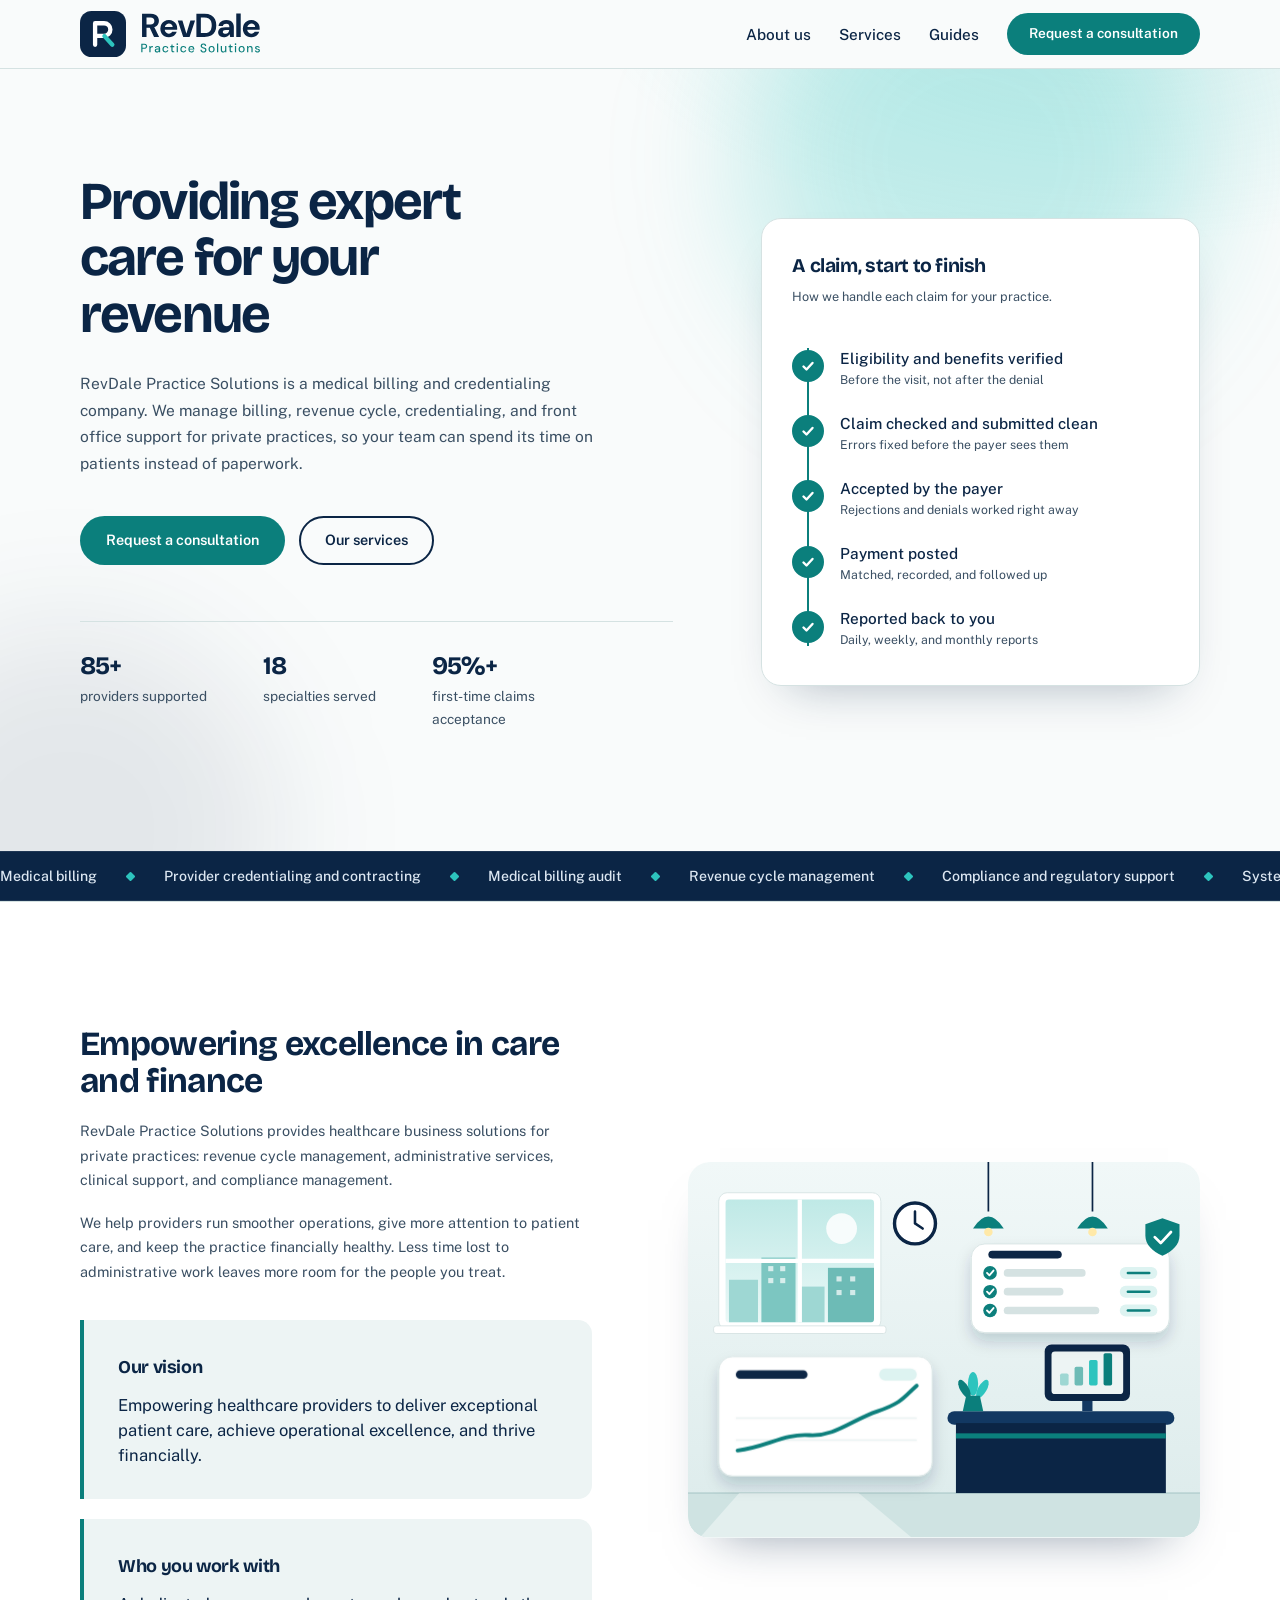
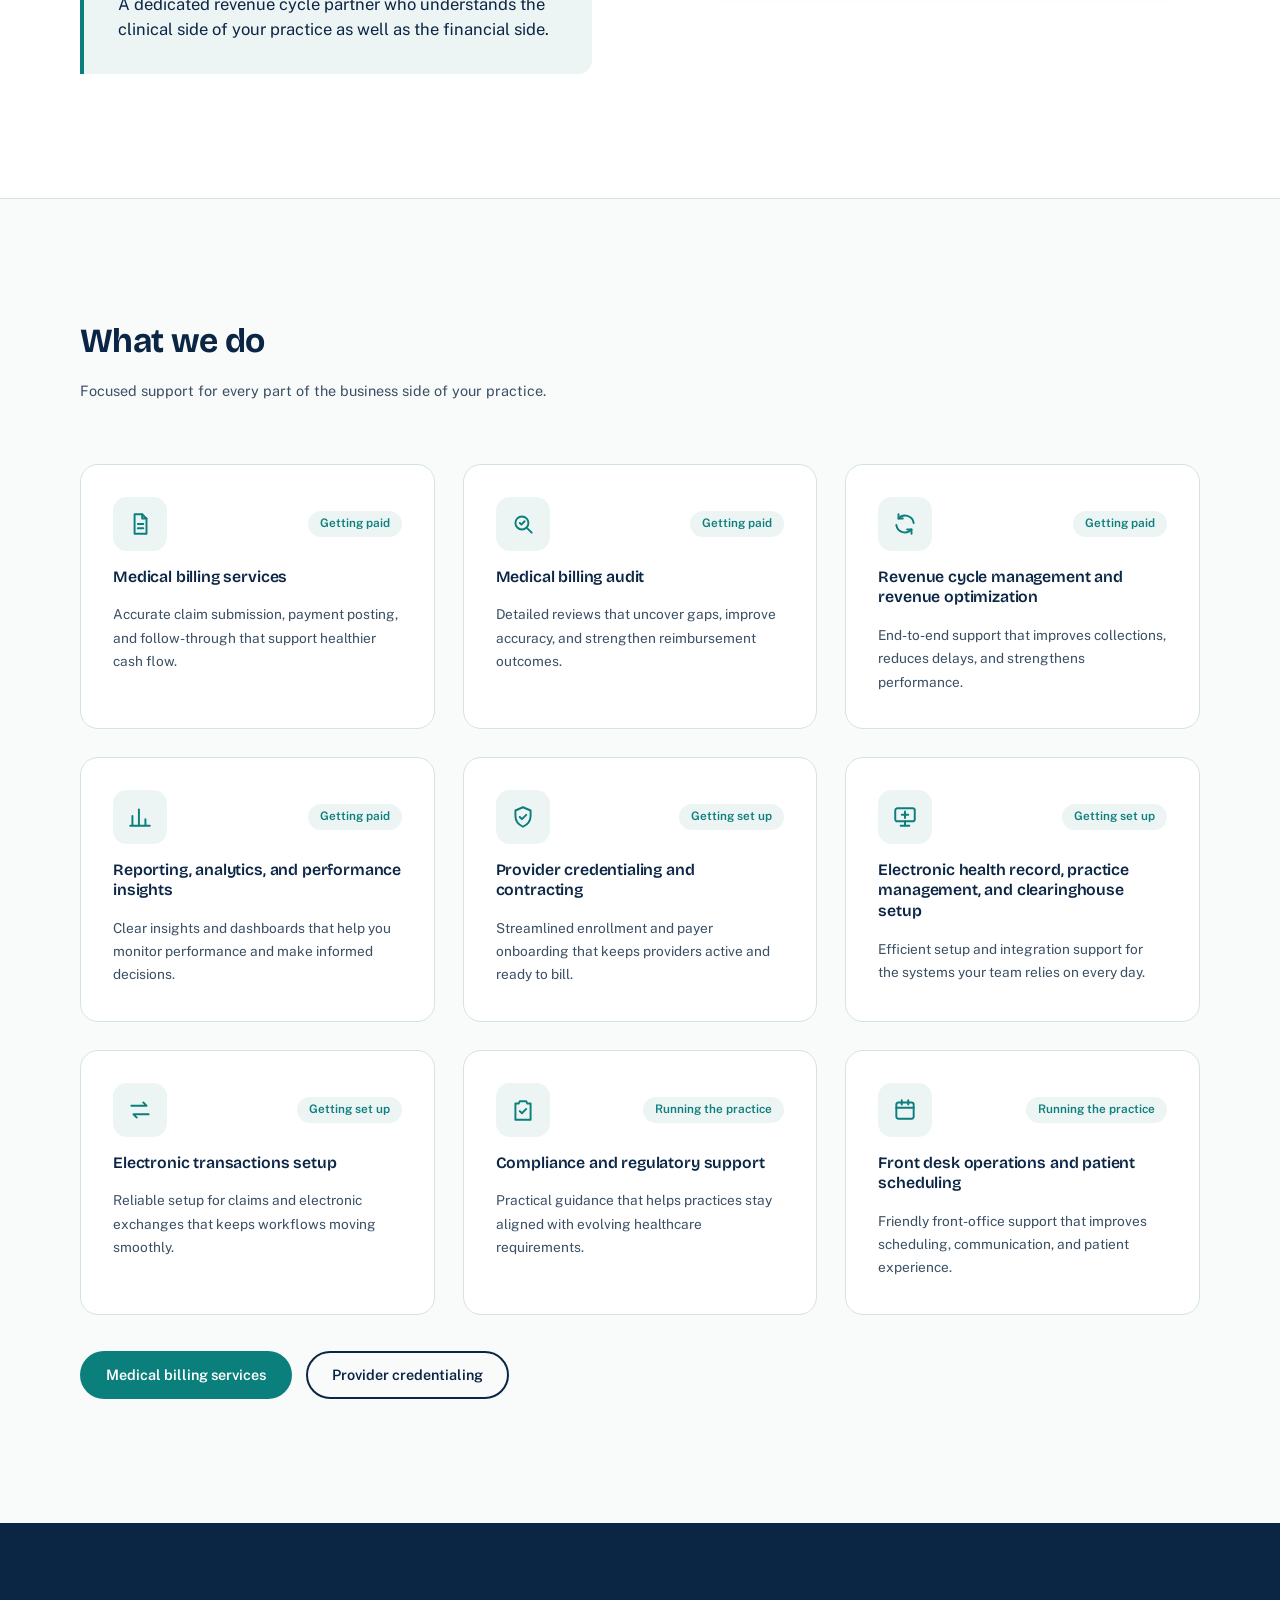
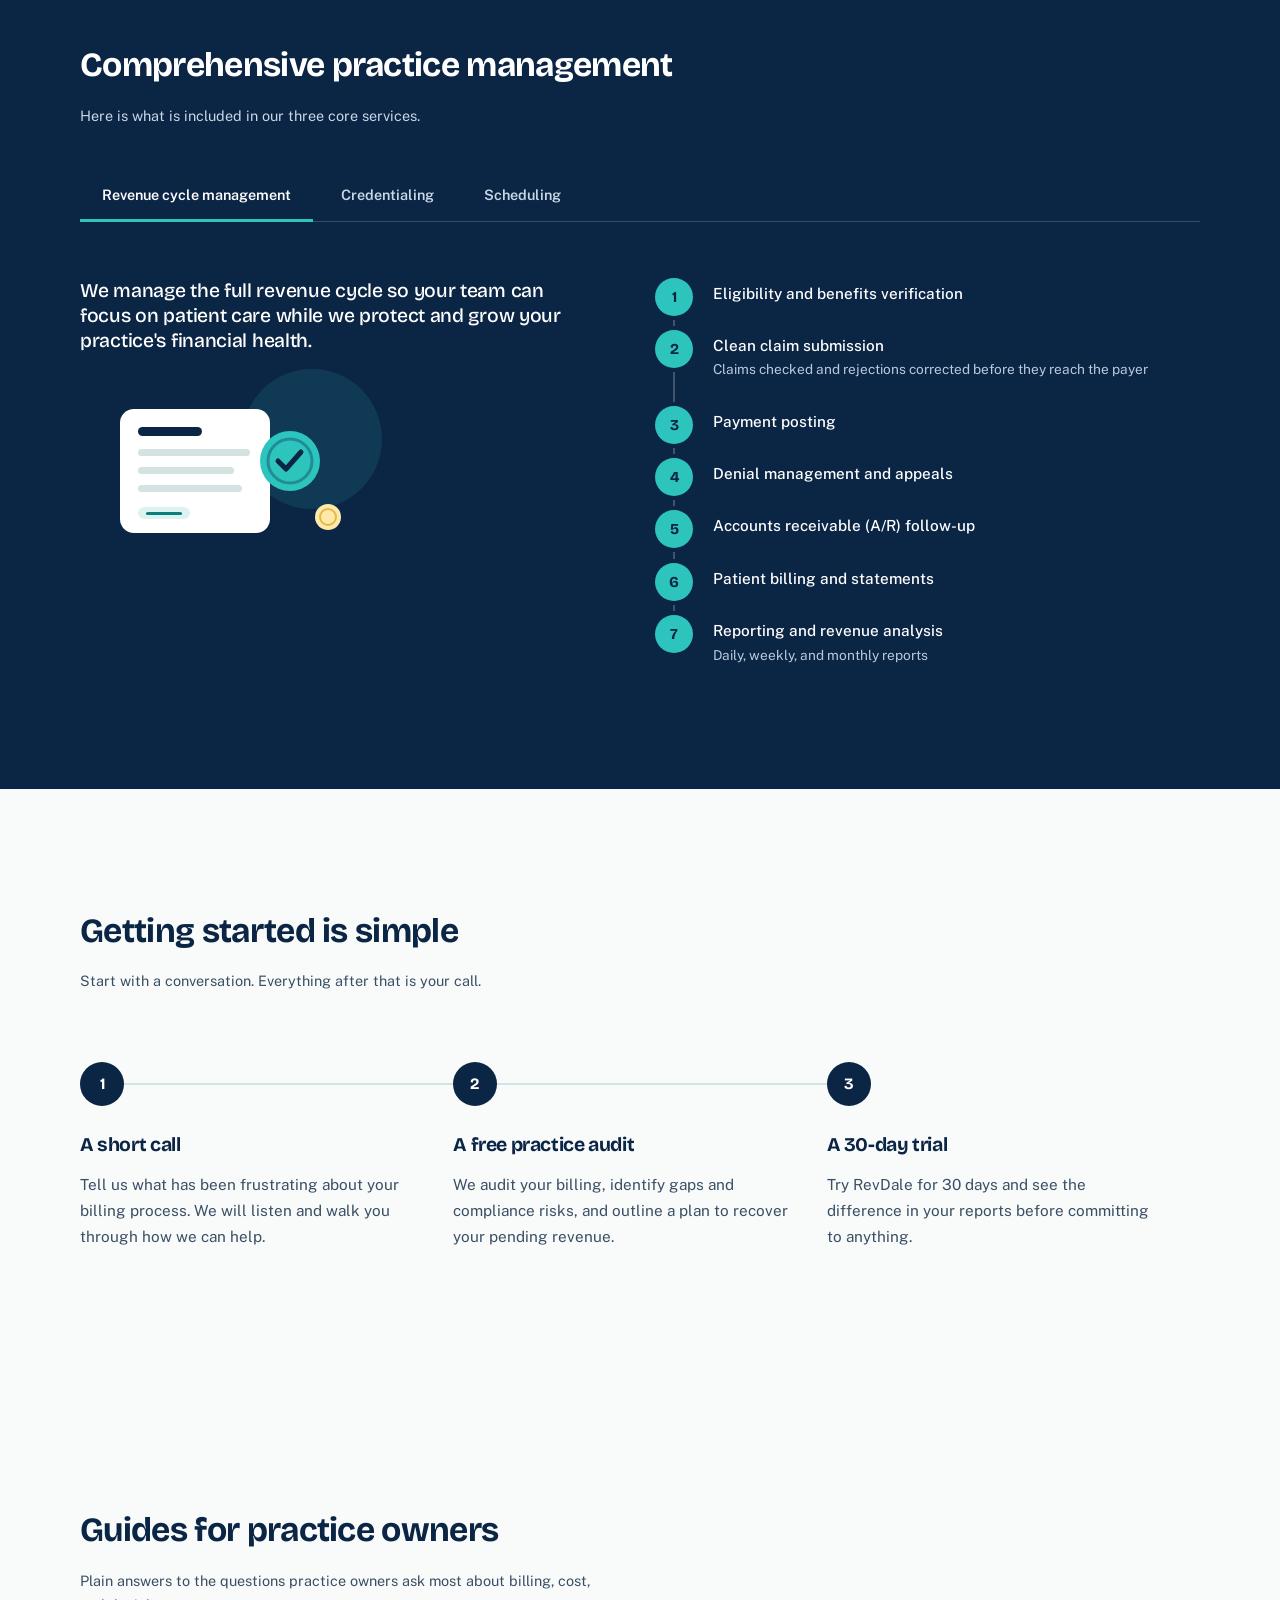
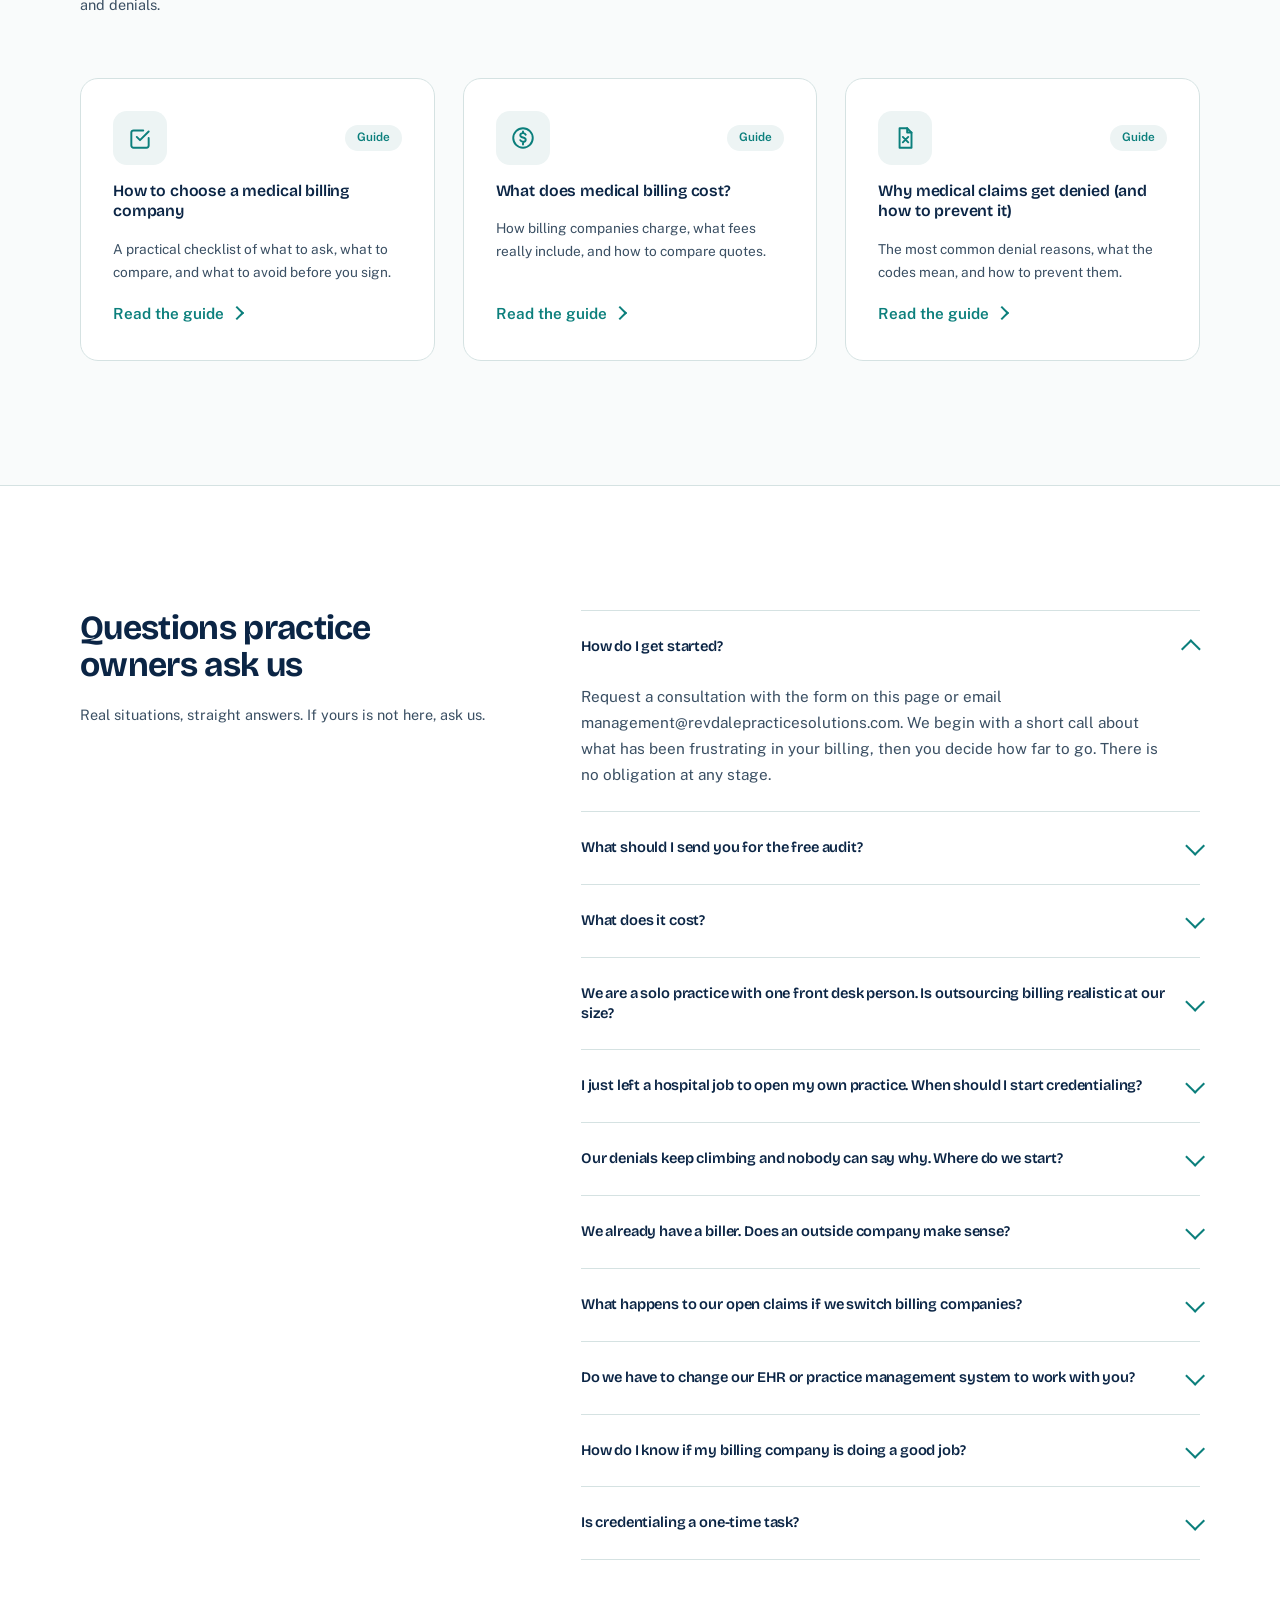
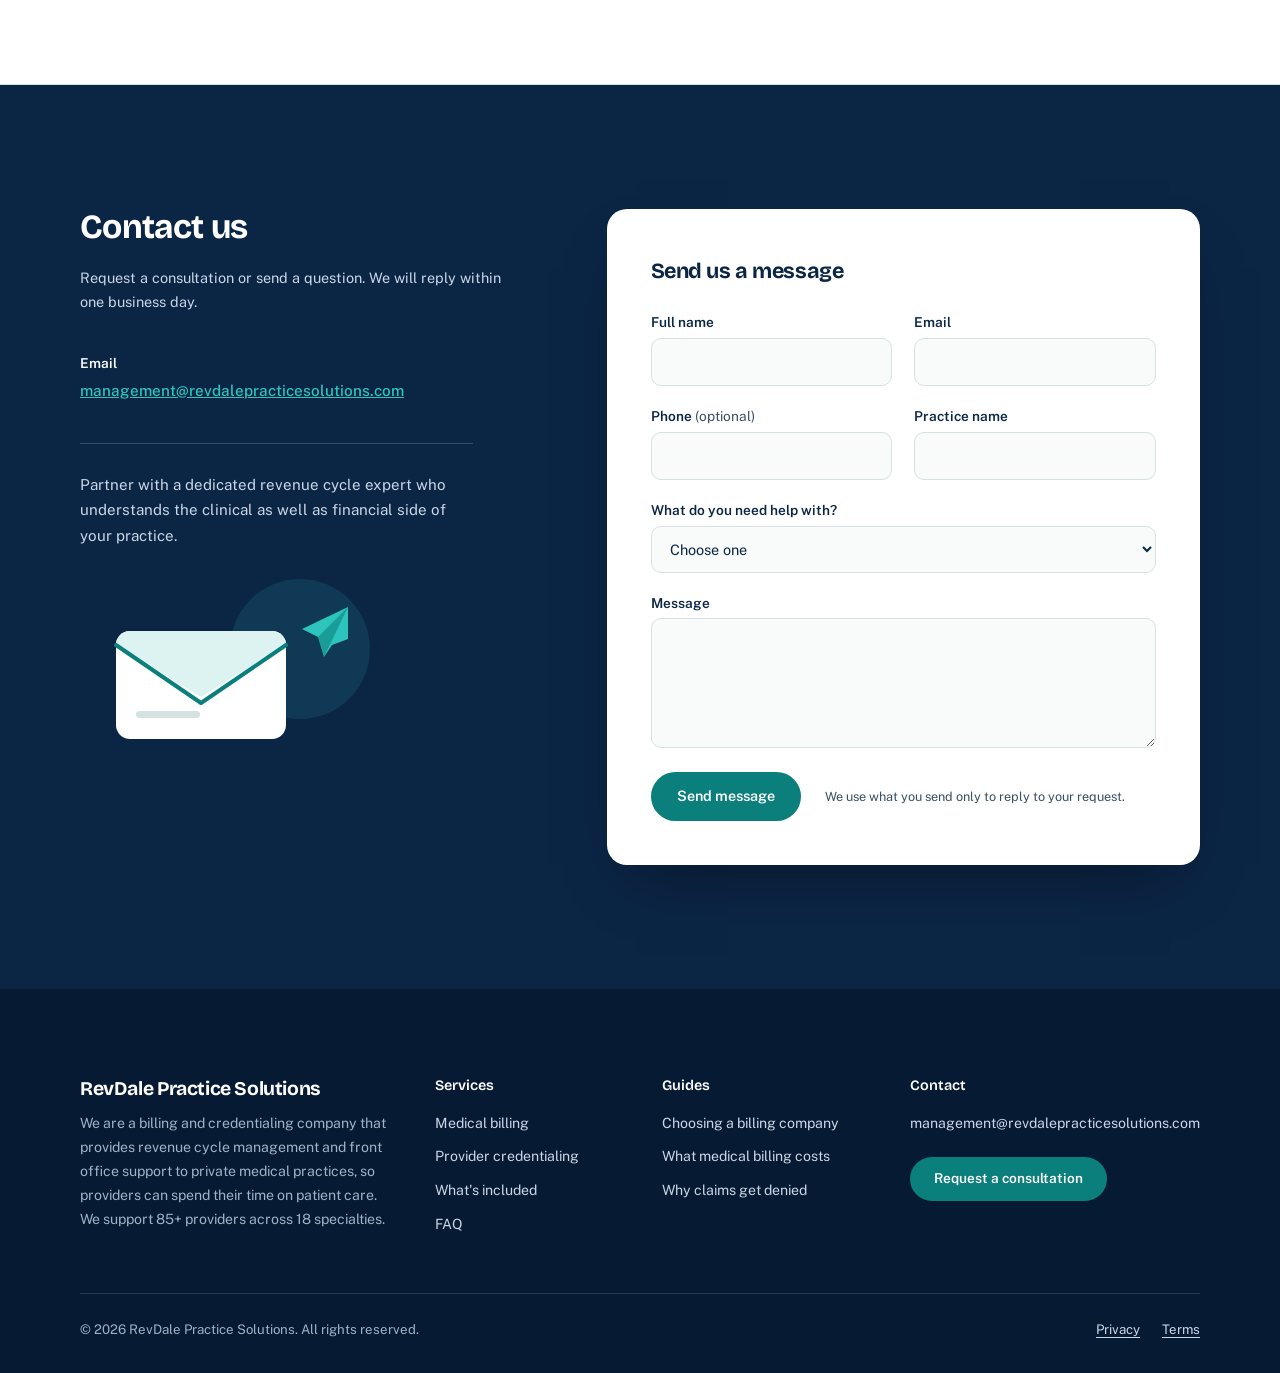
<file: index.html>
<!doctype html>
<html lang="en">
<head>
<meta charset="utf-8">
<meta name="viewport" content="width=device-width, initial-scale=1">
<title>RevDale Practice Solutions | Medical Billing and Credentialing</title>
<meta name="description" content="Medical billing and credentialing for private practices. Above 95% first-time claims acceptance. Request a free practice audit.">
<meta name="robots" content="index, follow, max-image-preview:large, max-snippet:-1, max-video-preview:-1">
<meta name="theme-color" content="#0B2545">
<link rel="canonical" href="https://revdalepracticesolutions.com/">
<meta property="og:site_name" content="RevDale Practice Solutions">
<meta property="og:locale" content="en_US">
<meta property="og:type" content="website">
<meta property="og:url" content="https://revdalepracticesolutions.com/">
<meta property="og:title" content="RevDale Practice Solutions | Medical Billing and Credentialing">
<meta property="og:description" content="Medical billing and credentialing for private practices. Above 95% first-time claims acceptance. Request a free practice audit.">
<meta property="og:image" content="https://revdalepracticesolutions.com/og-image.png">
<meta property="og:image:width" content="1200">
<meta property="og:image:height" content="630">
<meta property="og:image:alt" content="RevDale Practice Solutions: medical billing, credentialing, and revenue cycle management">
<meta name="twitter:card" content="summary_large_image">
<meta name="twitter:title" content="RevDale Practice Solutions | Medical Billing and Credentialing">
<meta name="twitter:description" content="Medical billing and credentialing for private practices. Above 95% first-time claims acceptance. Request a free practice audit.">
<meta name="twitter:image" content="https://revdalepracticesolutions.com/og-image.png">
<link rel="icon" href="data:image/svg+xml,%3Csvg xmlns='http://www.w3.org/2000/svg' viewBox='0 0 32 32'%3E%3Crect width='32' height='32' rx='8' fill='%230B2545'/%3E%3Cpath d='M9 23V9h7a4.5 4.5 0 0 1 0 9h-7m7 0 6 5' fill='none' stroke='%232DC4BE' stroke-width='3' stroke-linecap='round' stroke-linejoin='round'/%3E%3C/svg%3E">
<link rel="preconnect" href="https://fonts.googleapis.com">
<link rel="preconnect" href="https://fonts.gstatic.com" crossorigin>
<link href="https://fonts.googleapis.com/css2?family=Bricolage+Grotesque:opsz,wght@12..96,500..800&family=Public+Sans:wght@400;500;600&display=swap" rel="stylesheet">
<script type="application/ld+json">
{
 "@context": "https://schema.org",
 "@graph": [
  {
   "@type": "Organization",
   "@id": "https://revdalepracticesolutions.com/#organization",
   "name": "RevDale Practice Solutions",
   "url": "https://revdalepracticesolutions.com/",
   "logo": {
    "@type": "ImageObject",
    "url": "https://revdalepracticesolutions.com/logo.png",
    "width": 2000,
    "height": 497
   },
   "image": "https://revdalepracticesolutions.com/og-image.png",
   "email": "management@revdalepracticesolutions.com",
   "description": "RevDale Practice Solutions is a medical billing and credentialing company that provides revenue cycle management, provider credentialing, and front office support to private medical practices.",
   "slogan": "Providing expert care for your revenue",
   "knowsAbout": [
    "Medical billing",
    "Revenue cycle management",
    "Provider credentialing",
    "Payer enrollment",
    "Denial management",
    "Medical billing audits",
    "Practice management"
   ],
   "contactPoint": {
    "@type": "ContactPoint",
    "contactType": "customer service",
    "email": "management@revdalepracticesolutions.com",
    "availableLanguage": "English"
   },
   "hasOfferCatalog": {
    "@type": "OfferCatalog",
    "name": "Medical billing and practice management services",
    "itemListElement": [
     {
      "@type": "Offer",
      "itemOffered": {
       "@type": "Service",
       "name": "Medical billing services",
       "description": "Accurate claim submission, payment posting, and follow-through that support healthier cash flow.",
       "provider": {
        "@id": "https://revdalepracticesolutions.com/#organization"
       }
      }
     },
     {
      "@type": "Offer",
      "itemOffered": {
       "@type": "Service",
       "name": "Medical billing audit",
       "description": "Detailed reviews that uncover gaps, improve accuracy, and strengthen reimbursement outcomes.",
       "provider": {
        "@id": "https://revdalepracticesolutions.com/#organization"
       }
      }
     },
     {
      "@type": "Offer",
      "itemOffered": {
       "@type": "Service",
       "name": "Revenue cycle management",
       "description": "End-to-end support that improves collections, reduces delays, and strengthens performance.",
       "provider": {
        "@id": "https://revdalepracticesolutions.com/#organization"
       }
      }
     },
     {
      "@type": "Offer",
      "itemOffered": {
       "@type": "Service",
       "name": "Reporting, analytics, and performance insights",
       "description": "Clear insights and dashboards that help you monitor performance and make informed decisions.",
       "provider": {
        "@id": "https://revdalepracticesolutions.com/#organization"
       }
      }
     },
     {
      "@type": "Offer",
      "itemOffered": {
       "@type": "Service",
       "name": "Provider credentialing and contracting",
       "description": "Streamlined enrollment and payer onboarding that keeps providers active and ready to bill.",
       "provider": {
        "@id": "https://revdalepracticesolutions.com/#organization"
       }
      }
     },
     {
      "@type": "Offer",
      "itemOffered": {
       "@type": "Service",
       "name": "Electronic health record, practice management, and clearinghouse setup",
       "description": "Efficient setup and integration support for the systems your team relies on every day.",
       "provider": {
        "@id": "https://revdalepracticesolutions.com/#organization"
       }
      }
     },
     {
      "@type": "Offer",
      "itemOffered": {
       "@type": "Service",
       "name": "Electronic transactions setup",
       "description": "Reliable setup for claims and electronic exchanges that keeps workflows moving smoothly.",
       "provider": {
        "@id": "https://revdalepracticesolutions.com/#organization"
       }
      }
     },
     {
      "@type": "Offer",
      "itemOffered": {
       "@type": "Service",
       "name": "Compliance and regulatory support",
       "description": "Practical guidance that helps practices stay aligned with evolving healthcare requirements.",
       "provider": {
        "@id": "https://revdalepracticesolutions.com/#organization"
       }
      }
     },
     {
      "@type": "Offer",
      "itemOffered": {
       "@type": "Service",
       "name": "Front desk operations and patient scheduling",
       "description": "Friendly front-office support that improves scheduling, communication, and patient experience.",
       "provider": {
        "@id": "https://revdalepracticesolutions.com/#organization"
       }
      }
     }
    ]
   },
   "hasPart": [
    {
     "@type": "WebPage",
     "name": "Medical billing services for private practices",
     "url": "https://revdalepracticesolutions.com/medical-billing/"
    },
    {
     "@type": "WebPage",
     "name": "Provider credentialing and payer enrollment",
     "url": "https://revdalepracticesolutions.com/credentialing/"
    },
    {
     "@type": "WebPage",
     "name": "How to choose a medical billing company",
     "url": "https://revdalepracticesolutions.com/resources/how-to-choose-a-medical-billing-company/"
    },
    {
     "@type": "WebPage",
     "name": "What does medical billing cost?",
     "url": "https://revdalepracticesolutions.com/resources/medical-billing-cost/"
    },
    {
     "@type": "WebPage",
     "name": "Why medical claims get denied (and how to prevent it)",
     "url": "https://revdalepracticesolutions.com/resources/why-claims-get-denied/"
    }
   ]
  },
  {
   "@type": "WebSite",
   "@id": "https://revdalepracticesolutions.com/#website",
   "url": "https://revdalepracticesolutions.com/",
   "name": "RevDale Practice Solutions",
   "publisher": {
    "@id": "https://revdalepracticesolutions.com/#organization"
   },
   "inLanguage": "en-US"
  },
  {
   "@type": "WebPage",
   "@id": "https://revdalepracticesolutions.com/#webpage",
   "url": "https://revdalepracticesolutions.com/",
   "name": "RevDale Practice Solutions | Medical Billing and Credentialing",
   "description": "Medical billing and credentialing for private practices. Above 95% first-time claims acceptance. Request a free practice audit.",
   "isPartOf": {
    "@id": "https://revdalepracticesolutions.com/#website"
   },
   "about": {
    "@id": "https://revdalepracticesolutions.com/#organization"
   },
   "primaryImageOfPage": {
    "@type": "ImageObject",
    "url": "https://revdalepracticesolutions.com/og-image.png"
   },
   "inLanguage": "en-US",
   "dateModified": "2026-11-25"
  },
  {
   "@type": "FAQPage",
   "@id": "https://revdalepracticesolutions.com/#faq",
   "mainEntity": [
    {
     "@type": "Question",
     "name": "How do I get started?",
     "acceptedAnswer": {
      "@type": "Answer",
      "text": "Request a consultation with the form on this page or email management@revdalepracticesolutions.com. We begin with a short call about what has been frustrating in your billing, then you decide how far to go. There is no obligation at any stage."
     }
    },
    {
     "@type": "Question",
     "name": "What should I send you for the free audit?",
     "acceptedAnswer": {
      "@type": "Answer",
      "text": "On the first call we will tell you exactly what we need. Audits usually start with reports your billing system can already produce, such as an accounts receivable aging report and recent remittance advice, along with examples of pending or denied claims. Leave out patient names and identifiers where you can, and we will explain how to share anything that needs them."
     }
    },
    {
     "@type": "Question",
     "name": "What does it cost?",
     "acceptedAnswer": {
      "@type": "Answer",
      "text": "It depends on your specialty, claim volume, and which services you need, so we do not publish a price list. The practice audit and the first 30 days are free, which lets you judge results before discussing fees. Our guide on what medical billing costs explains the common pricing models so you can compare any quote."
     }
    },
    {
     "@type": "Question",
     "name": "We are a solo practice with one front desk person. Is outsourcing billing realistic at our size?",
     "acceptedAnswer": {
      "@type": "Answer",
      "text": "Yes, it can be. When one person handles billing, a vacation, illness, or resignation can stall claims for weeks. Outsourcing replaces that single point of failure with a team, and daily, weekly, and monthly reports keep you informed."
     }
    },
    {
     "@type": "Question",
     "name": "I just left a hospital job to open my own practice. When should I start credentialing?",
     "acceptedAnswer": {
      "@type": "Answer",
      "text": "As early as you can, ideally several months before your first insured patient. Commercial payer credentialing commonly takes 60 to 120 days or more, and payers differ on whether they pay for visits before the effective date, with many refusing. Do not schedule insured patients until each payer confirms your effective date in writing."
     }
    },
    {
     "@type": "Question",
     "name": "Our denials keep climbing and nobody can say why. Where do we start?",
     "acceptedAnswer": {
      "@type": "Answer",
      "text": "Pull the last 90 days of denials from your remittances and group them by payer and reason code. A few causes often account for most of the lost revenue, such as eligibility errors, missing authorizations, or modifier problems. That grouping is the core of our free audit if you would rather hand it off."
     }
    },
    {
     "@type": "Question",
     "name": "We already have a biller. Does an outside company make sense?",
     "acceptedAnswer": {
      "@type": "Answer",
      "text": "It can, and it does not have to be all or nothing. Some practices keep their biller and add an outside review, and others hand off only denials, A/R follow-up, or credentialing. The audit does not require you to change anything, so you can see what an outside review finds first."
     }
    },
    {
     "@type": "Question",
     "name": "What happens to our open claims if we switch billing companies?",
     "acceptedAnswer": {
      "@type": "Answer",
      "text": "They should be worked, not abandoned. Get an A/R aging report and a list of open claims from your current biller, confirm who follows up on older dates of service and until when, and track timely filing deadlines through the handoff. We can review your pending claims as part of the audit."
     }
    },
    {
     "@type": "Question",
     "name": "Do we have to change our EHR or practice management system to work with you?",
     "acceptedAnswer": {
      "@type": "Answer",
      "text": "Often not, but it depends on how your current system produces claims and reports. We confirm that on the first call. If you do want to change systems, we also help with EHR, practice management, and clearinghouse setup."
     }
    },
    {
     "@type": "Question",
     "name": "How do I know if my billing company is doing a good job?",
     "acceptedAnswer": {
      "@type": "Answer",
      "text": "Look at four numbers every month: first-pass acceptance rate, denial rate by reason, days in A/R, and net collection rate. Ask how each is calculated, because definitions differ. Be cautious if you cannot see your own claims and remittances, or if write-offs are not explained."
     }
    },
    {
     "@type": "Question",
     "name": "Is credentialing a one-time task?",
     "acceptedAnswer": {
      "@type": "Answer",
      "text": "No. CAQH profiles need re-attestation at least every 120 days, Medicare providers revalidate periodically, and licenses, DEA registrations, and malpractice policies expire. Commercial payers also recredential providers at least every three years. Missing a renewal can pause payments, so these dates need to be tracked."
     }
    }
   ]
  }
 ]
}
</script>
<script>document.documentElement.classList.add("js")</script>
<style>
:root{
  --navy:#0B2545;
  --navy-2:#123862;
  --navy-3:#071a33;
  --teal:#0B7F7C;
  --teal-bright:#2DC4BE;
  --mist:#EDF4F4;
  --paper:#F9FBFB;
  --white:#fff;
  --line:#D5E2E2;
  --text:#3A4F63;
  --danger:#B3261E;
  --radius:14px;
  --display:"Bricolage Grotesque","Segoe UI",system-ui,sans-serif;
  --body:"Public Sans","Segoe UI",system-ui,sans-serif;
}
*{box-sizing:border-box}
html{scroll-behavior:smooth;scroll-padding-top:84px}
body{margin:0;background:var(--paper);color:var(--text);font:400 1.0625rem/1.65 var(--body);-webkit-font-smoothing:antialiased}
img,svg{max-width:100%;display:block}
a{color:var(--teal)}
h1,h2,h3{font-family:var(--display);color:var(--navy);margin:0;letter-spacing:-.02em}
p{margin:0}
ul{margin:0;padding:0;list-style:none}
.wrap{width:min(1160px,100% - 40px);margin-inline:auto}
:focus-visible{outline:3px solid var(--teal-bright);outline-offset:3px;border-radius:4px}
.skip{position:absolute;left:-999px;top:8px;background:var(--navy);color:#fff;padding:10px 16px;border-radius:8px;z-index:100}
.skip:focus{left:8px}

/* Buttons */
.btn{display:inline-flex;align-items:center;justify-content:center;gap:8px;font:600 1rem/1 var(--body);padding:15px 24px;border-radius:999px;border:2px solid transparent;text-decoration:none;cursor:pointer;transition:background .2s,color .2s,border-color .2s,transform .2s}
.btn-primary{background:var(--teal);color:#fff}
.btn-primary:hover{background:#096967}
.btn-ghost{border-color:var(--navy);color:var(--navy);background:transparent}
.btn-ghost:hover{background:var(--navy);color:#fff}
.btn:active{transform:translateY(1px)}
.btn[disabled]{opacity:.65;cursor:progress}

/* Header */
.site-header{position:sticky;top:0;z-index:50;background:rgba(249,251,251,.9);backdrop-filter:blur(10px);border-bottom:1px solid var(--line)}
.bar{display:flex;align-items:center;justify-content:space-between;height:72px;gap:24px}
.brand{display:flex;align-items:center;gap:12px;text-decoration:none;color:var(--navy)}
.brand-text{display:flex;flex-direction:column;line-height:1.1}
.brand-name{font:700 1.3rem/1 var(--display);letter-spacing:-.02em}
.brand-sub{font:500 .8rem/1.3 var(--body);color:var(--text);margin-top:3px}
.logo-svg{height:54px;width:auto;max-width:none;display:block;flex:none}
.nav{display:flex;align-items:center;gap:28px}
.nav a:not(.btn){color:var(--navy);text-decoration:none;font-weight:500}
.nav a:not(.btn):hover{color:var(--teal)}
.nav .btn{padding:12px 20px;font-size:.95rem}
.menu-btn{display:none;background:none;border:1px solid var(--line);border-radius:10px;width:44px;height:44px;cursor:pointer;color:var(--navy)}
.menu-btn svg{margin:auto;width:22px;height:22px}

/* Hero */
.hero{padding:72px 0 88px;background:
  radial-gradient(900px 420px at 88% -10%,rgba(45,196,190,.16),transparent 60%),
  var(--paper)}
.hero-grid{display:grid;grid-template-columns:1.15fr .85fr;gap:64px;align-items:center}
.hero h1{font-size:clamp(2.6rem,5.6vw,4.5rem);font-weight:700;line-height:1.02;letter-spacing:-.035em;max-width:13ch}
.lede{font-size:1.2rem;margin-top:24px;max-width:34em}
.cta-row{display:flex;flex-wrap:wrap;gap:14px;margin-top:34px}
.facts{display:flex;flex-wrap:wrap;gap:12px 40px;margin-top:48px;padding-top:28px;border-top:1px solid var(--line)}
.facts div{min-width:0}
.facts dt{font:700 2rem/1 var(--display);color:var(--navy);letter-spacing:-.03em}
.facts dd{margin:6px 0 0;font-size:.95rem;max-width:11em}
.facts{margin-bottom:0}
dl.facts{display:flex}

/* Claim path panel */
.path{background:var(--white);border:1px solid var(--line);border-radius:20px;padding:30px 30px 26px;box-shadow:0 24px 48px -28px rgba(11,37,69,.35)}
.path h2{font-size:1.35rem;font-weight:700}
.steps{margin-bottom:0}
.path .note{font-size:.88rem;margin-top:4px}
.steps{position:relative;margin-top:26px;padding-left:0}
.steps::before{content:"";position:absolute;left:15px;top:14px;bottom:14px;width:2px;background:var(--line)}
.steps::after{content:"";position:absolute;left:15px;top:14px;bottom:14px;width:2px;background:var(--teal);transform-origin:top;transform:scaleY(0);animation:fill 3.6s .5s cubic-bezier(.4,0,.2,1) forwards}
.step{position:relative;display:flex;align-items:center;gap:16px;padding:11px 0;color:var(--navy);font-weight:500}
.tick{position:relative;z-index:1;flex:none;width:32px;height:32px;border-radius:50%;background:var(--white);border:2px solid var(--line);display:grid;place-items:center;animation:ticked .35s calc(var(--i)*.8s + .5s) forwards}
.tick svg{width:16px;height:16px;opacity:0;stroke:#fff;animation:show .2s calc(var(--i)*.8s + .6s) forwards}
.step small{display:block;font:400 .85rem/1.4 var(--body);color:var(--text)}
@keyframes fill{to{transform:scaleY(1)}}
@keyframes ticked{to{background:var(--teal);border-color:var(--teal)}}
@keyframes show{to{opacity:1}}
.path-foot{margin-top:18px;padding-top:16px;border-top:1px solid var(--line);font-size:.9rem}

/* Sections */
section{scroll-margin-top:72px}
.section{padding:96px 0}
.section h2.title{font-size:clamp(2rem,3.8vw,3rem);font-weight:700;line-height:1.08}
.kicker{margin-top:16px;max-width:36em;font-size:1.1rem}

/* About */
.about{background:var(--white);border-block:1px solid var(--line)}
.about-grid{display:grid;grid-template-columns:1fr 1fr;gap:72px;align-items:start}
.about p+p{margin-top:18px}
.vision{background:var(--mist);border-left:4px solid var(--teal);border-radius:0 var(--radius) var(--radius) 0;padding:28px 30px}
.vision h3{font-size:1.25rem}
.vision p{margin-top:10px;color:var(--navy);font-size:1.15rem;line-height:1.5}
.vision+.vision{margin-top:20px}

/* Services ledger */
.group{display:grid;grid-template-columns:320px 1fr;gap:48px;padding:44px 0;border-top:1px solid var(--line)}
.group:last-child{border-bottom:1px solid var(--line)}
.group-head h3{font-size:1.6rem;font-weight:700}
.group-head p{margin-top:8px;max-width:20em}
.rows{display:grid;gap:0}
.row{display:grid;grid-template-columns:minmax(0,.9fr) minmax(0,1.1fr);gap:28px;padding:18px 0;border-top:1px solid var(--line)}
.row:first-child{border-top:0;padding-top:4px}
.row h4{margin:0;font:600 1.12rem/1.35 var(--display);color:var(--navy);letter-spacing:-.01em}
.services-list{margin-top:56px}


.svc-grid{display:grid;grid-template-columns:repeat(3,1fr);gap:22px;margin-top:52px}
.svc{position:relative;display:flex;flex-direction:column;gap:14px;background:var(--white);border:1px solid var(--line);border-radius:18px;padding:26px 26px 28px;overflow:hidden;transition:transform .3s,box-shadow .3s,border-color .3s}
.svc::before{content:"";position:absolute;left:0;right:0;top:0;height:4px;background:var(--teal);transform:scaleX(0);transform-origin:left;transition:transform .45s}
.svc:hover{transform:translateY(-6px);box-shadow:0 28px 40px -30px rgba(11,37,69,.6);border-color:#B9D3D3}
.svc:hover::before{transform:scaleX(1)}
.svc-top{display:flex;align-items:center;justify-content:space-between;gap:12px}
.svc .ico{width:54px;height:54px;border-radius:14px}
.svc .ico svg{width:26px;height:26px}
.svc:hover .ico{background:var(--teal);color:#fff;transform:rotate(-7deg) scale(1.08)}
.svc .tag{font:600 .82rem/1 var(--body);color:var(--teal);background:var(--mist);padding:7px 12px;border-radius:999px;white-space:nowrap}
.svc h3{font-size:1.2rem;line-height:1.3;font-weight:600;letter-spacing:-.01em}
.svc p{font-size:.98rem}

/* What's included */
.included{background:var(--navy);color:#C9D7E6}
.included h2.title{color:#fff}
.included .kicker{color:#C9D7E6}
.tabs{margin-top:44px}
.tablist{display:flex;gap:6px;flex-wrap:wrap;border-bottom:1px solid rgba(255,255,255,.18)}
.tab{background:none;border:0;color:#C9D7E6;font:600 1rem/1 var(--body);padding:16px 22px;cursor:pointer;border-bottom:3px solid transparent;margin-bottom:-1px}
.tab:hover{color:#fff}
.tab[aria-selected="true"]{color:#fff;border-bottom-color:var(--teal-bright)}
.panel{display:grid;grid-template-columns:1fr 1.1fr;gap:56px;padding-top:44px}
.panel[hidden]{display:none}
.panel .lead{font-family:var(--display);font-size:1.6rem;line-height:1.3;color:#fff;letter-spacing:-.015em;font-weight:500}
.checks{display:grid;gap:14px}
.checks li{position:relative;padding-left:34px;color:#E4ECF4}
.checks li::before{content:"";position:absolute;left:0;top:.2em;width:20px;height:20px;border-radius:50%;background:var(--teal-bright) url("data:image/svg+xml,%3Csvg xmlns='http://www.w3.org/2000/svg' viewBox='0 0 16 16'%3E%3Cpath d='M4 8.5l3 3 5-6' fill='none' stroke='%230B2545' stroke-width='2' stroke-linecap='round' stroke-linejoin='round'/%3E%3C/svg%3E") center/14px no-repeat}


.flow{counter-reset:f;list-style:none;margin:0;padding:0}
.flow li{position:relative;counter-increment:f;padding:5px 0 26px 58px;color:#fff;font-weight:500;line-height:1.4}
.flow li::before{content:counter(f);position:absolute;left:0;top:0;width:38px;height:38px;border-radius:50%;background:var(--teal-bright);color:var(--navy);font:700 1.05rem/38px var(--display);text-align:center}
.flow li::after{content:"";position:absolute;left:18px;top:42px;bottom:4px;width:2px;background:rgba(255,255,255,.22)}
.flow li:last-child{padding-bottom:0}
.flow li:last-child::after{display:none}
.flow li span{display:block;margin-top:4px;font-weight:400;font-size:.95rem;color:#B9CADC}
.panel:not([hidden]) .flow li{animation:panelIn .55s ease both}
.flow li:nth-child(1){animation-delay:.10s}.flow li:nth-child(2){animation-delay:.20s}.flow li:nth-child(3){animation-delay:.30s}.flow li:nth-child(4){animation-delay:.40s}.flow li:nth-child(5){animation-delay:.50s}.flow li:nth-child(6){animation-delay:.60s}.flow li:nth-child(7){animation-delay:.70s}


.panel-l{min-width:0}
.panel .checks,.panel .flow{align-self:start}
.mini{overflow:visible;display:block;width:100%;max-width:300px;height:auto;margin-top:34px}
.mini-contact{margin-top:36px}

/* Getting started */
.start-steps{list-style:none;padding:0;display:grid;grid-template-columns:repeat(3,1fr);gap:0;margin-top:56px;counter-reset:s}
.start-step{position:relative;padding:0 32px 0 0}
.start-step::before{counter-increment:s;content:counter(s);display:grid;place-items:center;width:44px;height:44px;border-radius:50%;background:var(--navy);color:#fff;font:700 1.1rem/1 var(--display);position:relative;z-index:1}
.start-step::after{content:"";position:absolute;top:21px;left:44px;right:0;height:2px;background:var(--line)}
.start-step:last-child::after{display:none}
.start-step h3{font-size:1.35rem;margin-top:22px}
.start-step p{margin-top:10px;max-width:22em}
.assure{margin-top:48px;font-size:1.05rem;color:var(--navy);font-weight:500}

/* Contact */
.contact{background:var(--navy);color:#C9D7E6}
.contact-grid{display:grid;grid-template-columns:.85fr 1.15fr;gap:64px;align-items:start}
.contact h2.title{color:#fff}
.contact .kicker{color:#C9D7E6}
.contact-info{margin-top:40px;display:grid;gap:22px}
.contact-info dt{font:600 .95rem/1.3 var(--body);color:#fff}
.contact-info dd{margin:4px 0 0}
.contact-info a{color:var(--teal-bright);font-weight:500}
.partner{margin-top:40px;padding-top:28px;border-top:1px solid rgba(255,255,255,.18);font-size:1.05rem;max-width:26em}
form.card{background:var(--white);border-radius:20px;padding:36px;color:var(--text);box-shadow:0 30px 60px -30px rgba(0,0,0,.5)}
form.card h3{font-size:1.5rem}
.fields{display:grid;grid-template-columns:1fr 1fr;gap:18px;margin-top:24px}
.field{display:flex;flex-direction:column;gap:6px}
.field.full{grid-column:1/-1}
label{font:600 .95rem/1.3 var(--body);color:var(--navy)}
.opt{font-weight:400;color:var(--text)}
input,select,textarea{font:400 1rem/1.4 var(--body);color:var(--navy);background:var(--paper);border:1.5px solid var(--line);border-radius:10px;padding:13px 14px;width:100%;transition:border-color .2s,background .2s}
textarea{min-height:130px;resize:vertical}
input:hover,select:hover,textarea:hover{border-color:#A9C0C0}
input:focus,select:focus,textarea:focus{outline:none;border-color:var(--teal);background:#fff;box-shadow:0 0 0 3px rgba(45,196,190,.3)}
input:user-invalid,textarea:user-invalid{border-color:var(--danger)}
.hp{position:absolute;left:-9999px;width:1px;height:1px;overflow:hidden}
.form-foot{display:flex;flex-wrap:wrap;align-items:center;gap:16px 24px;margin-top:24px}
.fine{font-size:.88rem;flex:1 1 220px}
#form-status{margin-top:16px;font-weight:500}
#form-status.error{color:var(--danger)}
#form-status:empty{display:none}

/* Footer */
.site-footer{background:var(--navy-3);color:#9FB3C8;padding:72px 0 28px;font-size:.98rem}
.foot-grid{display:grid;grid-template-columns:1.5fr .9fr 1fr 1.3fr;gap:36px}
.foot-name{font:700 1.35rem/1.2 var(--display);color:#fff;letter-spacing:-.02em;margin-bottom:12px}
.foot-about p+p{max-width:30em}
.foot-h{font:600 1rem/1.3 var(--display);color:#fff;margin:0 0 16px;letter-spacing:0}
.site-footer ul{display:grid;gap:10px}
.site-footer a:not(.btn){color:#C9D7E6;text-decoration:none;overflow-wrap:break-word}
.site-footer a:not(.btn):hover{color:#fff;text-decoration:underline;text-underline-offset:3px}
.foot-btn{margin-top:22px;padding:13px 22px;font-size:.95rem}
.foot-bar{display:flex;flex-wrap:wrap;align-items:center;justify-content:space-between;gap:16px;margin-top:56px;padding-top:24px;border-top:1px solid rgba(255,255,255,.14);font-size:.92rem}
.foot-bar nav{display:flex;gap:22px}
.link-btn{background:none;border:0;color:#C9D7E6;font:inherit;cursor:pointer;padding:0;text-decoration:underline;text-underline-offset:3px}
.link-btn:hover{color:#fff}

/* Dialogs */
dialog{border:0;border-radius:20px;padding:0;max-width:min(520px,calc(100% - 32px));width:100%;color:var(--text);box-shadow:0 40px 80px -20px rgba(0,0,0,.5)}
dialog::backdrop{background:rgba(7,26,51,.7);backdrop-filter:blur(3px)}
.dlg{padding:36px}
.dlg h2{font-size:1.9rem}
.dlg p{margin-top:12px}
.dlg .btn{margin-top:26px}
.done-mark{width:56px;height:56px;border-radius:50%;background:var(--teal);display:grid;place-items:center;margin-bottom:18px}
.done-mark svg{width:28px;height:28px}
.eyebrow-small{font-weight:600;color:var(--teal);margin-bottom:4px}
.badges{display:flex;flex-wrap:wrap;gap:10px;margin-top:22px}
.badges li{background:var(--mist);color:var(--navy);font-weight:500;font-size:.9rem;padding:8px 14px;border-radius:999px}
dialog[open]{animation:pop .25s ease}
@keyframes pop{from{opacity:0;transform:translateY(10px) scale(.98)}to{opacity:1;transform:none}}


/* ===== Motion and pictures ===== */
@keyframes rise{from{opacity:0;transform:translateY(26px)}}
@keyframes drift{from{transform:translate(0,0) scale(1)}to{transform:translate(-40px,36px) scale(1.12)}}
@keyframes drift2{from{transform:translate(0,0) scale(1)}to{transform:translate(50px,-30px) scale(1.1)}}
@keyframes bob{50%{transform:translateY(-9px)}}
@keyframes marquee{to{transform:translateX(-50%)}}
@keyframes panelIn{from{opacity:0;transform:translateY(14px)}}
@keyframes draw{to{stroke-dashoffset:0}}
@keyframes fadein{from{opacity:0}}
@keyframes ring{0%{transform:scale(1);opacity:.6}100%{transform:scale(2.6);opacity:0}}
@keyframes check30{to{stroke-dashoffset:0}}
@keyframes popin{from{transform:scale(.4);opacity:0}}

.site-header{transition:box-shadow .25s}
.site-header.scrolled{box-shadow:0 10px 26px -18px rgba(11,37,69,.45)}

.hero{position:relative;overflow:hidden}
.hero::before,.hero::after{content:"";position:absolute;border-radius:50%;filter:blur(64px);pointer-events:none;z-index:0}
.hero::before{width:460px;height:460px;top:-140px;right:6%;background:rgba(45,196,190,.26);animation:drift 14s ease-in-out infinite alternate}
.hero::after{width:420px;height:420px;left:-140px;bottom:-190px;background:rgba(11,37,69,.09);animation:drift2 17s ease-in-out infinite alternate}
.hero-grid{position:relative;z-index:1}
.hero h1,.hero .lede,.hero .cta-row,.hero .facts{animation:rise .85s cubic-bezier(.2,.7,.2,1) both}
.hero .lede{animation-delay:.12s}
.hero .cta-row{animation-delay:.24s}
.hero .facts{animation-delay:.36s}
.path-wrap{position:relative;animation:rise .95s .2s cubic-bezier(.2,.7,.2,1) both}

.marquee{background:var(--navy);color:#DCE7F2;overflow:hidden;border-block:1px solid rgba(255,255,255,.08)}
.marquee-track{display:flex;width:max-content;animation:marquee 48s linear infinite}
.marquee:hover .marquee-track{animation-play-state:paused}
.marquee ul{display:flex;flex:none;align-items:center}
.marquee li{display:flex;align-items:center;padding:17px 0;font:500 .98rem/1 var(--body);white-space:nowrap}
.marquee li::after{content:"";width:7px;height:7px;margin:0 30px;background:var(--teal-bright);transform:rotate(45deg);border-radius:1px}

html.js .reveal{opacity:0;transform:translateY(26px);transition:opacity .75s cubic-bezier(.2,.7,.2,1) var(--d,0ms),transform .75s cubic-bezier(.2,.7,.2,1) var(--d,0ms)}
html.js .reveal.in{opacity:1;transform:none}

.visions{margin-top:36px}
.about-pic{align-self:center}
.scene-wrap{margin-top:0}
.scene{width:100%;height:auto;border-radius:22px;box-shadow:0 26px 48px -32px rgba(11,37,69,.5)}
.float-a{animation:bob 6s ease-in-out infinite}
.float-b{animation:bob 7.5s -2s ease-in-out infinite}
.float-c{animation:bob 5.5s -1s ease-in-out infinite}
.scene .draw{stroke-dasharray:1;stroke-dashoffset:1}
.scene-wrap.in .draw{animation:draw 2.2s .3s cubic-bezier(.4,0,.2,1) forwards}
.scene .area{opacity:0}
.scene-wrap.in .area{animation:fadein 1.2s 1.3s ease forwards}
.scene .dot{opacity:0}
.scene-wrap.in .dot{animation:fadein .4s 2.3s ease forwards}
.scene .ringc{transform-box:fill-box;transform-origin:center;opacity:0}
.scene-wrap.in .ringc{animation:ring 2.2s 2.4s ease-out infinite}

.row h4{display:flex;align-items:center;gap:14px}
.ico{flex:none;width:44px;height:44px;border-radius:12px;background:var(--mist);color:var(--teal);display:grid;place-items:center;transition:background .25s,color .25s,transform .3s}
.ico svg{width:22px;height:22px;fill:none;stroke:currentColor;stroke-width:1.8;stroke-linecap:round;stroke-linejoin:round}
.row:hover .ico{background:var(--teal);color:#fff;transform:rotate(-7deg) scale(1.08)}

.panel:not([hidden]){animation:panelIn .5s ease}
.panel:not([hidden]) .checks li{animation:panelIn .55s ease both}
.checks li:nth-child(1){animation-delay:.10s!important}.checks li:nth-child(2){animation-delay:.17s!important}.checks li:nth-child(3){animation-delay:.24s!important}.checks li:nth-child(4){animation-delay:.31s!important}.checks li:nth-child(5){animation-delay:.38s!important}.checks li:nth-child(6){animation-delay:.45s!important}.checks li:nth-child(7){animation-delay:.52s!important}

.start-step::before{transition:transform .55s cubic-bezier(.3,1.5,.5,1) calc(var(--d,0ms) + .1s)}
.start-step::after{transform-origin:left;transition:transform .9s ease calc(var(--d,0ms) + .35s)}
html.js .start-step:not(.in)::before{transform:scale(.4)}
html.js .start-step:not(.in)::after{transform:scaleX(0)}

.btn-primary:hover{box-shadow:0 14px 24px -14px rgba(11,127,124,.9);transform:translateY(-2px)}
.btn-ghost:hover{transform:translateY(-2px)}
.done-mark{animation:popin .5s cubic-bezier(.3,1.5,.5,1)}
dialog[open] .done-mark path{stroke-dasharray:30;stroke-dashoffset:30;animation:check30 .6s .25s ease forwards}

@media (max-width:640px){
  .marquee li{font-size:.9rem}
}


/* FAQ */
.faq{background:var(--white);border-block:1px solid var(--line)}
.faq-wrap{display:grid;grid-template-columns:.8fr 1.2fr;gap:64px;align-items:start}
.qa{border-top:1px solid var(--line)}
.qa:last-child{border-bottom:1px solid var(--line)}
.qa summary{list-style:none;cursor:pointer;display:flex;justify-content:space-between;align-items:center;gap:20px;padding:22px 0;font:600 1.12rem/1.35 var(--display);color:var(--navy);letter-spacing:-.01em}
.qa summary::-webkit-details-marker{display:none}
.qa summary::after{content:"";flex:none;width:12px;height:12px;border-right:2.5px solid var(--teal);border-bottom:2.5px solid var(--teal);transform:rotate(45deg) translateY(-3px);transition:transform .25s}
.qa[open] summary::after{transform:rotate(-135deg) translateY(-3px)}
.qa p{padding:0 40px 24px 0;max-width:46em}
.qa summary:hover{color:var(--teal)}
@media (max-width:960px){.faq-wrap{grid-template-columns:1fr;gap:32px}}


/* Linked cards */
a.svc{color:inherit;text-decoration:none}
.svc-link p{flex:1}
.card-more{margin-top:auto;display:inline-flex;align-items:center;gap:8px;font-weight:600;color:var(--teal);text-decoration:none}
.card-more::after{content:"";width:8px;height:8px;border-right:2px solid currentColor;border-top:2px solid currentColor;transform:rotate(45deg);transition:transform .25s}
a.svc:hover .card-more::after,.svc-note .card-more:hover::after{transform:translateX(4px) rotate(45deg)}
.svc-actions{display:flex;flex-wrap:wrap;gap:14px;margin-top:36px}


/* Overflow safety */
.faq-wrap>*,.layout>*,.contact-grid>*,.about-grid>*{min-width:0}
.qa p,.prose p,.prose li,.foot-about p{overflow-wrap:anywhere}
@media (max-width:960px){.layout{grid-template-columns:minmax(0,1fr)}.faq-wrap{grid-template-columns:minmax(0,1fr)}}

/* Responsive */
@media (max-width:1100px){.foot-grid{grid-template-columns:repeat(3,1fr)}.foot-about{grid-column:1/-1}}
@media (max-width:960px){
  .hero-grid,.about-grid,.contact-grid,.panel{grid-template-columns:1fr;gap:44px}
  .group{grid-template-columns:1fr;gap:24px}
  .start-steps{grid-template-columns:1fr;gap:36px}
  .start-step{padding:0 0 0 64px}
  .start-step::before{position:absolute;left:0;top:0}
  .start-step::after{display:none}
  .start-step h3{margin-top:0;padding-top:8px}
  .section{padding:72px 0}
  .svc-grid{grid-template-columns:repeat(2,1fr)}
  .foot-grid{grid-template-columns:1fr 1fr;gap:40px}
}
@media (max-width:860px){
  .menu-btn{display:grid}
  .nav{position:absolute;top:72px;left:0;right:0;background:var(--paper);border-bottom:1px solid var(--line);flex-direction:column;align-items:flex-start;gap:0;padding:8px 20px 20px;display:none}
  .nav.open{display:flex}
  .nav a:not(.btn){padding:14px 0;width:100%;border-bottom:1px solid var(--line)}
  .nav .btn{margin-top:16px}
}
@media (max-width:640px){
  .hero{padding:48px 0 64px}
  .svc-grid{grid-template-columns:1fr}
  .foot-grid{grid-template-columns:1fr}
  .fields{grid-template-columns:1fr}
  form.card{padding:26px 22px}
  .facts{gap:20px 28px}
  .path{padding:24px 22px}
  .brand-sub{display:none}
}
@media (prefers-reduced-motion:reduce){
  html{scroll-behavior:auto}
  *,*::before,*::after{animation:none!important;transition:none!important}
  .steps::after{transform:scaleY(1)}
  .tick{background:var(--teal);border-color:var(--teal)}
  .tick svg{opacity:1}
  html.js .reveal{opacity:1;transform:none}
  html.js .start-step:not(.in)::before,html.js .start-step:not(.in)::after{transform:none}
  .scene .draw{stroke-dashoffset:0}
  .scene .area,.scene .dot{opacity:1}
  .marquee-track{width:auto;flex-wrap:wrap;justify-content:center}
  .marquee ul[aria-hidden]{display:none}
  .marquee li{padding:10px 0}
  dialog[open] .done-mark path{stroke-dashoffset:0}
}

/* ===== Spacious scale ===== */
html{font-size:90%}
body{line-height:1.7}
.wrap{width:min(1120px,100% - 56px)}
.bar{height:68px}
.logo-svg{height:46px}
.hero h1{font-size:clamp(2.3rem,4.6vw,3.7rem);line-height:1.06}
.lede{font-size:1.08rem;margin-top:28px}
.cta-row{margin-top:40px}
.facts{margin-top:56px;padding-top:32px;gap:16px 56px}
.facts dt{font-size:1.75rem}
.section h2.title{font-size:clamp(1.7rem,3vw,2.35rem)}
.kicker{font-size:1rem;margin-top:20px}
.svc-grid{gap:28px;margin-top:60px}
.svc{padding:32px 32px 34px;gap:16px}
.svc h3{font-size:1.1rem}
.svc p{font-size:.95rem}
.vision{padding:32px 34px}
.panel .lead{font-size:1.35rem}
form.card{padding:44px}
.fields{gap:22px}
.qa summary{font-size:1.02rem;padding:26px 0}
.site-footer{padding:88px 0 32px}
.page-hero h1{font-size:clamp(1.9rem,3.6vw,2.6rem)}
.prose h2{font-size:clamp(1.4rem,2.2vw,1.7rem)}
.cta-band h2{font-size:clamp(1.5rem,2.6vw,2rem)}
.related h2{font-size:1.5rem}
@media (min-width:961px){
  .hero{padding:104px 0 120px}
  .hero-grid{gap:88px}
  .section{padding:124px 0}
  .about-grid{gap:96px}
  .panel{gap:80px;padding-top:56px}
  .contact-grid,.faq-wrap{gap:88px}
  .start-steps{margin-top:68px}
  .page-hero{padding:80px 0 76px}
  .layout{padding:84px 0 32px;gap:96px}
  .prose-sec+.prose-sec{margin-top:64px}
  .cta-band{padding:96px 0}
}
@media (max-width:960px){
  .section{padding:84px 0}
  .hero{padding:64px 0 80px}
}
@media (max-width:640px){
  html{font-size:94%}
  .wrap{width:min(1120px,100% - 40px)}
  .svc{padding:26px}
  form.card{padding:28px 22px}
}
</style>
</head>
<body>
<a class="skip" href="#main">Skip to content</a>

<header class="site-header">
  <div class="wrap bar">
    <a class="brand" href="#top" aria-label="RevDale Practice Solutions, home">
      <svg class="logo-svg" xmlns="http://www.w3.org/2000/svg" viewBox="0 0 258.0 64" aria-hidden="true" focusable="false"><rect width="64" height="64" rx="16" fill="#0B2545"/><path d="M21 47V17h12.5a8.75 8.75 0 0 1 0 17.5H21" fill="none" stroke="#FFFFFF" stroke-width="6" stroke-linecap="round" stroke-linejoin="round"/><path d="M34 35l11 12" fill="none" stroke="#2DC4BE" stroke-width="6" stroke-linecap="round"/><path transform="translate(84 36)" d="M2.32260693359375 0.0V-32.2H14.3634326171875Q18.2432900390625 -32.2 20.783593994140624 -30.867589111328126Q23.32389794921875 -29.53517822265625 24.568273193359374 -27.31132080078125Q25.8126484375 -25.08746337890625 25.8126484375 -22.3385703125Q25.8126484375 -19.7625703125 24.599201904296876 -17.533159423828124Q23.38575537109375 -15.30374853515625 20.839897949218752 -13.948337646484376Q18.29404052734375 -12.5929267578125 14.2872900390625 -12.5929267578125H8.532505859375V0.0ZM19.01903466796875 0.0 12.3934287109375 -14.155320800781249H19.117256347656248L26.10768408203125 0.0ZM8.532505859375 -17.11196630859375H13.9795751953125Q16.7967158203125 -17.11196630859375 18.130732666015625 -18.488018798828126Q19.46474951171875 -19.8640712890625 19.46474951171875 -22.1307841796875Q19.46474951171875 -24.36260400390625 18.149768310546875 -25.6910673828125Q16.834787109375 -27.019530761718748 13.96053955078125 -27.019530761718748H8.532505859375Z M39.693055419921876 0.552Q36.18437622070313 0.552 33.492590087890626 -0.9295178222656248Q30.800803955078123 -2.4110356445312497 29.28439306640625 -5.061589111328125Q27.767982177734375 -7.7121425781249995 27.767982177734375 -11.19228515625Q27.767982177734375 -14.7723564453125 29.26139306640625 -17.507767333984376Q30.754803955078124 -20.24317822265625 33.442625732421874 -21.805589111328125Q36.130447509765624 -23.368 39.70416235351563 -23.368Q43.11609106445313 -23.368 45.71032373046875 -21.886482177734372Q48.30455639648437 -20.40496435546875 49.76782470703125 -17.868624755859376Q51.231093017578125 -15.33228515625 51.231093017578125 -12.1027841796875Q51.231093017578125 -11.6427841796875 51.21761083984375 -11.073337646484376Q51.204128662109376 -10.50389111328125 51.13116430664063 -9.88685546875H32.202950439453126V-13.685786132812499H44.932372314453126Q44.79437231445313 -15.85417626953125 43.338212890625 -17.14457678222656Q41.882053466796876 -18.434977294921875 39.720019775390625 -18.434977294921875Q38.119520751953125 -18.434977294921875 36.78153955078125 -17.722763427734375Q35.443558349609376 -17.010549560546874 34.664719726562495 -15.566295837402343Q33.88588110351562 -14.122042114257813 33.88588110351562 -11.89974853515625V-10.55781982421875Q33.88588110351562 -8.708259887695313 34.62030883789062 -7.348064819335938Q35.35473657226562 -5.987869750976563 36.67289178466797 -5.247102416992187Q37.99104699707031 -4.506335083007812 39.63912670898438 -4.506335083007812Q41.330053466796876 -4.506335083007812 42.48165942382812 -5.2597984619140625Q43.63326538085937 -6.013261840820312 44.23444360351563 -7.2394296874999995H50.56012866210938Q49.90819995117187 -5.04253662109375 48.37989599609375 -3.27867919921875Q46.85159204101562 -1.51482177734375 44.64280590820312 -0.481410888671875Q42.434019775390624 0.552 39.693055419921876 0.552Z M59.57805151367187 0.0 51.976124755859374 -22.816H58.50484545898438L63.95787817382812 -4.5440301513671875H64.13632470703125L69.60839306640625 -22.816H76.072078125L68.4701513671875 0.0Z M77.93860693359375 0.0V-32.2H89.13378888141557Q94.74787470112322 -32.2 98.41742099313973 -30.204553466796874Q102.08696728515625 -28.20910693359375 103.85796728515625 -24.598106933593748Q105.62896728515625 -20.98710693359375 105.62896728515625 -16.08889306640625Q105.62896728515625 -11.22875048828125 103.85796728515625 -7.6137861328125Q102.08696728515625 -3.9988217773437498 98.42327446532335 -1.9994108886718749Q94.75958164549044 0.0 89.12289599609375 0.0ZM84.148505859375 -5.3232197265625H88.788216796875Q92.76054752456872 -5.3232197265625 95.05400496345624 -6.608058349609375Q97.34746240234375 -7.89289697265625 98.31426538085938 -10.3095029296875Q99.281068359375 -12.72610888671875 99.281068359375 -16.08889306640625Q99.281068359375 -19.48974853515625 98.31426538085938 -21.90239013671875Q97.34746240234375 -24.31503173828125 95.05400496345624 -25.622870361328125Q92.76054752456872 -26.930708984375 88.788216796875 -26.930708984375H84.148505859375Z M116.22076733398437 0.552Q113.45878515625 0.552 111.66458441162109 -0.37355346679687496Q109.87038366699218 -1.29910693359375 109.01819183349609 -2.868660400390625Q108.166 -4.4382138671875 108.166 -6.3242138671875Q108.166 -8.42753466796875 109.25069752165328 -10.022898610158009Q110.33539504330658 -11.618262552347268 112.54037130488905 -12.524345143361135Q114.74534756647154 -13.430427734375 118.09943289929767 -13.430427734375H123.8345703125Q123.8345703125 -15.130863891601562 123.35962748904345 -16.23058321126302Q122.88468466558689 -17.33030253092448 121.89518336896198 -17.869157735188804Q120.90568207233707 -18.408012939453126 119.37885937499999 -18.408012939453126Q117.6102177734375 -18.408012939453126 116.33171875 -17.610929016113282Q115.0532197265625 -16.813845092773438 114.76611279296876 -15.146712890625H108.733857421875Q108.98415702056884 -17.659485830911777 110.38810994338989 -19.495403315846513Q111.79206286621094 -21.33132080078125 114.124572265625 -22.349660400390626Q116.45708166503906 -23.368 119.40582373046874 -23.368Q122.69158242458766 -23.368 125.08487127685547 -22.275893066406248Q127.47816012912327 -21.1837861328125 128.76131468370227 -19.104268310546875Q130.04446923828124 -17.02475048828125 130.04446923828124 -14.03V0.0H124.88620544433593L124.21565100097656 -3.55153466796875H124.07765100097656Q123.43410754692263 -2.5408448570514546 122.61004437404725 -1.7754355510843212Q121.78598120117186 -1.0100262451171875 120.80808392333984 -0.49807550048828125Q119.83018664550781 0.013875244140625 118.67447481258617 0.28293762207031253Q117.51876297966452 0.552 116.22076733398437 0.552ZM118.13998609734973 -4.25096826171875Q119.39473364257812 -4.25096826171875 120.34885321044922 -4.6752890625Q121.30297277832031 -5.09960986328125 121.98029357910156 -5.844942298583984Q122.6576143798828 -6.5902747338867185 123.05734185791015 -7.565558344726563Q123.45706933593749 -8.540841955566407 123.59189111328125 -9.626738159179688V-9.6314970703125H118.8015009765625Q117.38339599609375 -9.6314970703125 116.47527221679687 -9.277765380859375Q115.5671484375 -8.92403369140625 115.14441674804686 -8.3006416015625Q114.72168505859375 -7.67724951171875 114.72168505859375 -6.85875048828125Q114.72168505859375 -6.013287109375 115.14897156385436 -5.426377197265625Q115.57625806911496 -4.83946728515625 116.3497126660869 -4.5452177734375Q117.12316726305885 -4.25096826171875 118.13998609734973 -4.25096826171875Z M133.4008123779297 0.0V-32.43H139.61071130371093V0.0Z M154.46505541992187 0.552Q150.95637622070313 0.552 148.2645900878906 -0.9295178222656248Q145.57280395507811 -2.4110356445312497 144.05639306640626 -5.061589111328125Q142.53998217773437 -7.7121425781249995 142.53998217773437 -11.19228515625Q142.53998217773437 -14.7723564453125 144.03339306640623 -17.507767333984376Q145.52680395507812 -20.24317822265625 148.21462573242187 -21.805589111328125Q150.9024475097656 -23.368 154.47616235351563 -23.368Q157.88809106445314 -23.368 160.48232373046875 -21.886482177734372Q163.07655639648436 -20.40496435546875 164.53982470703124 -17.868624755859376Q166.00309301757812 -15.33228515625 166.00309301757812 -12.1027841796875Q166.00309301757812 -11.6427841796875 165.98961083984375 -11.073337646484376Q165.97612866210937 -10.50389111328125 165.90316430664063 -9.88685546875H146.97495043945312V-13.685786132812499H159.7043723144531Q159.56637231445313 -15.85417626953125 158.110212890625 -17.14457678222656Q156.65405346679688 -18.434977294921875 154.49201977539062 -18.434977294921875Q152.89152075195312 -18.434977294921875 151.55353955078124 -17.722763427734375Q150.21555834960938 -17.010549560546874 149.4367197265625 -15.566295837402343Q148.65788110351562 -14.122042114257813 148.65788110351562 -11.89974853515625V-10.55781982421875Q148.65788110351562 -8.708259887695313 149.39230883789062 -7.348064819335938Q150.12673657226563 -5.987869750976563 151.44489178466796 -5.247102416992187Q152.76304699707032 -4.506335083007812 154.41112670898437 -4.506335083007812Q156.10205346679686 -4.506335083007812 157.2536594238281 -5.2597984619140625Q158.40526538085936 -6.013261840820312 159.0064436035156 -7.2394296874999995H165.33212866210937Q164.68019995117186 -5.04253662109375 163.15189599609374 -3.27867919921875Q161.62359204101563 -1.51482177734375 159.4148059082031 -0.481410888671875Q157.20601977539062 0.552 154.46505541992187 0.552Z" fill="#0B2545"/><path transform="translate(84 57.5) scale(0.9836 1)" d="M1.253287621024251 0.0V-12.04H5.368071629813313Q6.803322571955988 -12.04 7.732084081985765 -11.56253038655599Q8.660845592015542 -11.08506077311198 9.110662944410521 -10.272667141113281Q9.560480296805501 -9.460273509114582 9.560480296805501 -8.43192787923177Q9.560480296805501 -7.439330688476563 9.120247649897635 -6.62410675738901Q8.68001500298977 -5.808882826301455 7.7526910991755855 -5.3191024238929145Q6.825367195361403 -4.829322021484375 5.368071629813313 -4.829322021484375H2.9732739735633134V0.0ZM2.9732739735633134 -6.256121020507813H5.302388901168108Q6.648699127471447 -6.256121020507813 7.225815005107224 -6.847723955501616Q7.802930882743001 -7.439326890495419 7.802930882743001 -8.432153012260795Q7.802930882743001 -9.468942884895206 7.225815005107224 -10.044927350650728Q6.648699127471447 -10.62091181640625 5.302388901168108 -10.62091181640625H2.9732739735633134Z M12.69162737454176 0.0V-8.66026298828125H14.236056988799572L14.383785504424573 -7.027251750388741Q14.680241949737072 -7.611166765037179 15.1423253550753 -8.020012552016974Q15.604408760413527 -8.428858338996768 16.23857150295973 -8.647760663639009Q16.872734245505928 -8.86666298828125 17.665233502471448 -8.86666298828125V-7.058898266601562H17.059465319275855Q16.516634257164597 -7.058898266601562 16.0346665479511 -6.9231525459632275Q15.552698838737607 -6.787406825324893 15.185863935123383 -6.481119808299839Q14.81902903150916 -6.174832791274786 14.615321379294992 -5.644700119952857Q14.411613727080823 -5.114567448630929 14.411613727080823 -4.323073750647903V0.0Z M23.47419128417969 0.2064Q22.41086051184833 0.2064 21.708381080695986 -0.1565085571289062Q21.005901649543645 -0.5194171142578125 20.66229722529203 -1.1274277709960938Q20.318692801040413 -1.735438427734375 20.318692801040413 -2.449242626953125Q20.318692801040413 -3.3030683243483305 20.758860213236325 -3.9091383646351128Q21.19902762543224 -4.515208404921895 22.02824447829388 -4.842291580390635Q22.857461331155523 -5.169374755859375 24.019292094280942 -5.169374755859375H26.261480067512394Q26.261480067512394 -5.9291043595045805 26.04145945267176 -6.43001407576998Q25.821438837831124 -6.930923792035381 25.379995481783446 -7.183812359884878Q24.938552125735765 -7.436700927734375 24.272702371352914 -7.436700927734375Q23.50167242272198 -7.436700927734375 22.94515040973276 -7.063838971744477Q22.388628396743538 -6.690977015754581 22.26051758131385 -5.964281061065197H20.53776184400916Q20.638243515615724 -6.887485137977833 21.161825798335208 -7.532137961631831Q21.68540808105469 -8.17679078528583 22.508480151367188 -8.52172688678354Q23.331552221679686 -8.86666298828125 24.27586543287635 -8.86666298828125Q25.481572370346058 -8.86666298828125 26.308215965369346 -8.437552172851563Q27.134859560392634 -8.008441357421875 27.558162990222044 -7.227422888183593Q27.981466420051454 -6.4464044189453125 27.981466420051454 -5.371552040168643V0.0H26.48270435950458L26.342932313606145 -1.4686778076171876Q26.168347766723357 -1.1155215206833748 25.90264446441637 -0.8099053510324195Q25.636941162109377 -0.5042891813814641 25.286144325324894 -0.27863693688213825Q24.935347488540412 -0.0529846923828125 24.484066678579097 0.07670765380859375Q24.032785868617786 0.2064 23.47419128417969 0.2064ZM23.798090030348693 -1.1950945068359375Q24.354346083137393 -1.1950945068359375 24.799693702766298 -1.4181780029296875Q25.245041322395206 -1.6412614990234375 25.562724818488956 -2.027082195920914Q25.880408314582706 -2.412902892818391 26.048802760383488 -2.8984050023249983Q26.21719720618427 -3.3839071118316055 26.233012513801455 -3.9108474386662246V-3.95648291015625H24.184878212043643Q23.44794616699219 -3.95648291015625 22.989846369205416 -3.7770917602539065Q22.531746571418644 -3.5977006103515623 22.32910204706937 -3.2824367134436967Q22.1264575227201 -2.9671728165358306 22.1264575227201 -2.5591624267578124Q22.1264575227201 -2.140175927734375 22.322117393078987 -1.8325469360351563Q22.517777263437875 -1.5249179443359375 22.894162224502843 -1.3600062255859375Q23.270547185567807 -1.1950945068359375 23.798090030348693 -1.1950945068359375Z M35.548289453125 0.2064Q34.29590210279822 0.2064 33.31184210191044 -0.36609435902992105Q32.327782101022656 -0.9385887180598421 31.76794736314091 -1.959127698958894Q31.20811262525916 -2.979666679857946 31.20811262525916 -4.317536384059031Q31.20811262525916 -5.6790058986365795 31.76794736314091 -6.697865765938163Q32.327782101022656 -7.716725633239746 33.31184210191044 -8.291694310760498Q34.29590210279822 -8.86666298828125 35.55134301964858 -8.86666298828125Q37.12657664358955 -8.86666298828125 38.19013970809003 -8.044717358398438Q39.253702772590515 -7.222771728515625 39.5426940567702 -5.821065161132813H37.75667708899677Q37.58749226393103 -6.565421177604795 36.97432810007568 -6.979808806575835Q36.361163936220336 -7.394196435546875 35.531089453125 -7.394196435546875Q34.833392005988955 -7.394196435546875 34.249752040168644 -7.044952136230469Q33.666112074348334 -6.695707836914062 33.315887056834995 -6.012982176023835Q32.96566203932166 -5.330256515133608 32.96566203932166 -4.330131494140625Q32.96566203932166 -3.5881260730257423 33.169267459243535 -3.012076354383965Q33.37287287916541 -2.4360266357421874 33.723544588573276 -2.0436595092773437Q34.074216297981145 -1.6512923828125 34.54247360468656 -1.4516609985351563Q35.010730911391974 -1.2520296142578125 35.531089453125 -1.2520296142578125Q36.091020321433334 -1.2520296142578125 36.54732587186273 -1.4379630391160103Q37.00363142229213 -1.6238964639742082 37.323117317167885 -1.9812049458542915Q37.64260321204364 -2.338513427734375 37.75667708899677 -2.8391978271484377H39.5426940567702Q39.25721372070312 -1.4695162397654045 38.18792110755145 -0.6315581198827023Q37.118628494399786 0.2064 35.548289453125 0.2064Z M46.482216489058736 0.0Q45.667096689254045 0.0 45.06312148173451 -0.25503377685546874Q44.45914627421499 -0.5100675537109375 44.1344233127892 -1.1131535766601564Q43.80970035136342 -1.716239599609375 43.80970035136342 -2.747248583984375V-7.214485620117188H42.311013876754046V-8.66026298828125H43.80970035136342L44.020929803442534 -10.844090844726562H45.52883159470832V-8.66026298828125H47.97867067766488V-7.214485620117188H45.529686703902485V-2.7409224609375Q45.529686703902485 -2.002109814453125 45.834345273238426 -1.735706652832031Q46.13900384257436 -1.4693034912109375 46.90134261210561 -1.4693034912109375H47.8945596775353V0.0Z M51.35805772122145 0.0V-8.66026298828125H53.07804407376051V0.0ZM52.2196324282527 -10.303642993164063Q51.72637119778395 -10.303642993164063 51.40619599026442 -10.615910546875Q51.08602078274489 -10.928178100585937 51.08602078274489 -11.399297900390625Q51.08602078274489 -11.87358076171875 51.40619599026442 -12.171811376953126Q51.72637119778395 -12.4700419921875 52.2196324282527 -12.4700419921875Q52.70201978176833 -12.4700419921875 53.029213458526144 -12.171811376953126Q53.35640713528395 -11.87358076171875 53.35640713528395 -11.399297900390625Q53.35640713528395 -10.928178100585937 53.029213458526144 -10.615910546875Q52.70201978176833 -10.303642993164063 52.2196324282527 -10.303642993164063Z M60.891889453125 0.2064Q59.639502102798225 0.2064 58.65544210191044 -0.36609435902992105Q57.67138210102266 -0.9385887180598421 57.111547363140915 -1.959127698958894Q56.551712625259164 -2.979666679857946 56.551712625259164 -4.317536384059031Q56.551712625259164 -5.6790058986365795 57.111547363140915 -6.697865765938163Q57.67138210102266 -7.716725633239746 58.65544210191044 -8.291694310760498Q59.639502102798225 -8.86666298828125 60.89494301964858 -8.86666298828125Q62.470176643589554 -8.86666298828125 63.53373970809004 -8.044717358398438Q64.59730277259052 -7.222771728515625 64.88629405677021 -5.821065161132813H63.10027708899677Q62.931092263931035 -6.565421177604795 62.31792810007569 -6.979808806575835Q61.70476393622034 -7.394196435546875 60.874689453125 -7.394196435546875Q60.17699200598896 -7.394196435546875 59.59335204016864 -7.044952136230469Q59.00971207434833 -6.695707836914062 58.659487056835 -6.012982176023835Q58.309262039321666 -5.330256515133608 58.309262039321666 -4.330131494140625Q58.309262039321666 -3.5881260730257423 58.51286745924354 -3.012076354383965Q58.716472879165416 -2.4360266357421874 59.067144588573285 -2.0436595092773437Q59.41781629798115 -1.6512923828125 59.88607360468656 -1.4516609985351563Q60.354330911391976 -1.2520296142578125 60.874689453125 -1.2520296142578125Q61.434620321433336 -1.2520296142578125 61.890925871862734 -1.4379630391160103Q62.34723142229214 -1.6238964639742082 62.666717317167894 -1.9812049458542915Q62.98620321204365 -2.338513427734375 63.10027708899677 -2.8391978271484377H64.88629405677021Q64.60081372070313 -1.4695162397654045 63.531521107551455 -0.6315581198827023Q62.46222849439979 0.2064 60.891889453125 0.2064Z M72.18605057532488 0.2064Q70.94068512122332 0.2064 69.98040442744046 -0.35786719440072773Q69.0201237336576 -0.9221343888014555 68.47471817945838 -1.9386471451491119Q67.92931262525916 -2.955159901496768 67.92931262525916 -4.304827001953125Q67.92931262525916 -5.67450927734375 68.46787365351469 -6.69682975384146Q69.0064346817702 -7.71915023033917 69.97215231402963 -8.29290660931021Q70.93786994628906 -8.86666298828125 72.21096139075458 -8.86666298828125Q73.48658496412635 -8.86666298828125 74.39961467444598 -8.302395793880523Q75.31264438476562 -7.738128599479794 75.80540893395244 -6.802326525878906Q76.29817348313927 -5.866524452278018 76.29817348313927 -4.731611296287179Q76.29817348313927 -4.559611296287179 76.29659195237755 -4.362333126170933Q76.29501042161584 -4.1650549560546875 76.2746473600924 -3.927418017578125H69.1932071320951V-5.14030986328125H74.58466507408916Q74.53815832519531 -6.221069493034482 73.86646611487566 -6.830466741146147Q73.19477390455603 -7.4398639892578124 72.18921363684832 -7.4398639892578124Q71.49819859778583 -7.4398639892578124 70.9109530777663 -7.125193633235991Q70.32370755774676 -6.81052327721417 69.96930326777249 -6.198110588802397Q69.61489897779822 -5.585697900390625 69.61489897779822 -4.659307202148438V-4.171381079101563Q69.61489897779822 -3.2145407958984373 69.96744898841084 -2.5563587227210403Q70.31999899902344 -1.898176649543643 70.90368588177114 -1.5624508858069777Q71.48737276451885 -1.2267251220703126 72.17972445227801 -1.2267251220703126Q73.00909325110614 -1.2267251220703126 73.54362375488282 -1.5872544974938037Q74.07815425865948 -1.9477838729172945 74.33323685143291 -2.567231780731678H76.0550015731126Q75.82858639817833 -1.7759379468768834 75.2977361853525 -1.1491789518892765Q74.76688597252667 -0.5224199569016695 73.9836943306312 -0.15800997845083475Q73.20050268873572 0.2064 72.18605057532488 0.2064Z  M89.33886232486665 0.2064Q88.02078844791353 0.2064 87.02615467105807 -0.2657108154296875Q86.0315208942026 -0.737821630859375 85.48092405582369 -1.5978216308593751Q84.93032721744478 -2.457821630859375 84.92083803287447 -3.618326123046875H86.7317658160776Q86.73809193912447 -2.963735107421875 87.04275050846041 -2.422525622558594Q87.34740907779634 -1.8813161376953125 87.92301856265962 -1.5619282836914063Q88.49862804752291 -1.2425404296875 89.33569926334323 -1.2425404296875Q90.06185966373384 -1.2425404296875 90.5842876178354 -1.4806728759765626Q91.10671557193697 -1.718805322265625 91.3839926105112 -2.1405039916992186Q91.66126964908541 -2.5622026611328126 91.66126964908541 -3.105882861328125Q91.66126964908541 -3.7493939909517766 91.37433368186504 -4.159130861492455Q91.08739771464468 -4.568867732033134 90.59376497698129 -4.835543642254174Q90.1001322393179 -5.102219552475214 89.4588953250445 -5.308987719802484Q88.8176584107711 -5.515755887129754 88.10681058723331 -5.755971372917294Q86.68112243547738 -6.233617159897089 85.98523880351186 -6.96832571862042Q85.28935517154635 -7.70303427734375 85.28935517154635 -8.896554077148437Q85.28935517154635 -9.908584692382812 85.76571507144868 -10.657673876953124Q86.24207497135103 -11.406763061523437 87.1171979327768 -11.826581530761718Q87.99232089420259 -12.2464 89.16824701724947 -12.2464Q90.34278844791353 -12.2464 91.2163298785776 -11.817981530761719Q92.08987130924166 -11.389563061523438 92.58886814762056 -10.630292346191407Q93.08786498599947 -9.871021630859374 93.09735417056979 -8.858991015625H91.27693720279635Q91.27377414127291 -9.329323461914063 91.03000791812838 -9.769803662109375Q90.78624169498384 -10.210283862304687 90.30750608707369 -10.496853247070312Q89.82877047916354 -10.783422631835938 89.12297314029635 -10.783422631835938Q88.5326343707651 -10.800622631835937 88.06951723209322 -10.59214559326172Q87.60640009342134 -10.3836685546875 87.3447415240854 -9.994788354492186Q87.08308295474947 -9.605908154296875 87.08308295474947 -9.040480200195313Q87.08308295474947 -8.503126123046876 87.31983070865573 -8.162486022949219Q87.55657846256197 -7.821845922851563 88.00111090885103 -7.585098168945313Q88.44564335514009 -7.348350415039063 89.04250508609712 -7.1498580688476565Q89.63936681705417 -6.95136572265625 90.35959477115573 -6.712344091796875Q91.24628395572603 -6.416781030273437 91.9478253863901 -5.995381030273437Q92.64936681705416 -5.573981030273438 93.05534518619478 -4.9140549072265625Q93.46132355533541 -4.254128784179687 93.46132355533541 -3.2140242919921875Q93.46132355533541 -2.32555673828125 92.99445284000338 -1.5459229614257812Q92.52758212467134 -0.7662891845703125 91.61736681705415 -0.2799445922851562Q90.70715150943697 0.2064 89.33886232486665 0.2064Z M100.7214080951466 0.2064Q99.50083694166541 0.2064 98.5281477570951 -0.358534746517241Q97.55545857252478 -0.923469493034482 96.99658559889198 -1.946772496337767Q96.43771262525917 -2.970075499641052 96.43771262525917 -4.325287438418507Q96.43771262525917 -5.69778974609375 97.00360406813026 -6.718477575683593Q97.56949551100135 -7.739165405273438 98.5488564446045 -8.302914196777344Q99.52821737820763 -8.86666298828125 100.7487508135658 -8.86666298828125Q101.98600388502479 -8.86666298828125 102.95654201979042 -8.302914196777344Q103.92708015455604 -7.739165405273438 104.48595312818885 -6.720812540409483Q105.04482610182167 -5.702459675545528 105.04482610182167 -4.326426837013272Q105.04482610182167 -2.966775341796875 104.47893465895058 -1.9451224174156785Q103.91304321607947 -0.923469493034482 102.93587130874734 -0.358534746517241Q101.9586994014152 0.2064 100.7214080951466 0.2064ZM100.72668438087172 -1.27239267578125Q101.4228036164701 -1.27239267578125 102.00226850904824 -1.6135553779944778Q102.58173340162635 -1.9547180802077055 102.93450504469276 -2.639091459037476Q103.28727668775916 -3.323464837867247 103.28727668775916 -4.331223439660536Q103.28727668775916 -5.353002392578125 102.94191908967943 -6.029669226074219Q102.59656149159969 -6.7063360595703125 102.01872190728372 -7.047103186035156Q101.44088232296775 -7.3878703125 100.7510145786021 -7.3878703125Q100.07614395911396 -7.3878703125 99.49023011634053 -7.047103186035156Q98.90431627356709 -6.7063360595703125 98.54978915644438 -6.028379436035156Q98.19526203932166 -5.3504228125 98.19526203932166 -4.328937074387752Q98.19526203932166 -3.3224731853653897 98.54803368238808 -2.6385956327865476Q98.90080532545448 -1.9547180802077055 99.47443770380767 -1.6135553779944778Q100.04807008216083 -1.27239267578125 100.72668438087172 -1.27239267578125Z M108.42482737454176 0.0V-12.384H110.14481372708083V0.0Z M117.02652211809456 0.2064Q116.01073490045071 0.2064 115.26429037450701 -0.20320717295110224Q114.51784584856331 -0.6128143459022045 114.11623939104379 -1.445572021459043Q113.71463293352426 -2.2783296970158817 113.71463293352426 -3.526897857889533V-8.66026298828125H115.43145622453989V-3.707509086255413Q115.43145622453989 -2.4877196341872216 115.95873177545072 -1.872148501175642Q116.48600732636154 -1.2565773681640624 117.49116818883722 -1.2565773681640624Q118.16965798000443 -1.2565773681640624 118.70894035422529 -1.5813212789729238Q119.24822272844614 -1.906065189781785 119.55989976702035 -2.523730181365388Q119.87157680559457 -3.1413951729489913 119.87157680559457 -4.03375827326581V-8.66026298828125H121.59156315813362V0.0H120.05345966692269L119.93899211321175 -1.47765888671875Q119.54226147356331 -0.6957024169921875 118.78091791887582 -0.24465120849609373Q118.01957436418832 0.2064 117.02652211809456 0.2064Z M128.85981648905874 0.0Q128.04469668925404 0.0 127.44072148173451 -0.25503377685546874Q126.83674627421499 -0.5100675537109375 126.51202331278921 -1.1131535766601564Q126.18730035136342 -1.716239599609375 126.18730035136342 -2.747248583984375V-7.214485620117188H124.68861387675405V-8.66026298828125H126.18730035136342L126.39852980344253 -10.844090844726562H127.90643159470832V-8.66026298828125H130.35627067766487V-7.214485620117188H127.90728670390249V-2.7409224609375Q127.90728670390249 -2.002109814453125 128.21194527323843 -1.735706652832031Q128.51660384257437 -1.4693034912109375 129.2789426121056 -1.4693034912109375H130.27215967753529V0.0Z M133.73565772122143 0.0V-8.66026298828125H135.4556440737605V0.0ZM134.59723242825268 -10.303642993164063Q134.10397119778395 -10.303642993164063 133.78379599026442 -10.615910546875Q133.46362078274487 -10.928178100585937 133.46362078274487 -11.399297900390625Q133.46362078274487 -11.87358076171875 133.78379599026442 -12.171811376953126Q134.10397119778395 -12.4700419921875 134.59723242825268 -12.4700419921875Q135.07961978176832 -12.4700419921875 135.40681345852613 -12.171811376953126Q135.73400713528395 -11.87358076171875 135.73400713528395 -11.399297900390625Q135.73400713528395 -10.928178100585937 135.40681345852613 -10.615910546875Q135.07961978176832 -10.303642993164063 134.59723242825268 -10.303642993164063Z M143.2130080951466 0.2064Q141.9924369416654 0.2064 141.0197477570951 -0.358534746517241Q140.04705857252478 -0.923469493034482 139.48818559889196 -1.946772496337767Q138.92931262525914 -2.970075499641052 138.92931262525914 -4.325287438418507Q138.92931262525914 -5.69778974609375 139.49520406813025 -6.718477575683593Q140.06109551100135 -7.739165405273438 141.0404564446045 -8.302914196777344Q142.01981737820762 -8.86666298828125 143.2403508135658 -8.86666298828125Q144.4776038850248 -8.86666298828125 145.4481420197904 -8.302914196777344Q146.41868015455603 -7.739165405273438 146.97755312818884 -6.720812540409483Q147.53642610182166 -5.702459675545528 147.53642610182166 -4.326426837013272Q147.53642610182166 -2.966775341796875 146.97053465895056 -1.9451224174156785Q146.40464321607948 -0.923469493034482 145.42747130874733 -0.358534746517241Q144.4502994014152 0.2064 143.2130080951466 0.2064ZM143.2182843808717 -1.27239267578125Q143.91440361647008 -1.27239267578125 144.4938685090482 -1.6135553779944778Q145.07333340162634 -1.9547180802077055 145.42610504469275 -2.639091459037476Q145.77887668775915 -3.323464837867247 145.77887668775915 -4.331223439660536Q145.77887668775915 -5.353002392578125 145.4335190896794 -6.029669226074219Q145.08816149159966 -6.7063360595703125 144.5103219072837 -7.047103186035156Q143.93248232296773 -7.3878703125 143.2426145786021 -7.3878703125Q142.56774395911395 -7.3878703125 141.98183011634052 -7.047103186035156Q141.39591627356708 -6.7063360595703125 141.04138915644438 -6.028379436035156Q140.68686203932165 -5.3504228125 140.68686203932165 -4.328937074387752Q140.68686203932165 -3.3224731853653897 141.03963368238806 -2.6385956327865476Q141.39240532545446 -1.9547180802077055 141.96603770380764 -1.6135553779944778Q142.53967008216082 -1.27239267578125 143.2182843808717 -1.27239267578125Z M150.91642737454177 0.0V-8.66026298828125H152.4545308657527L152.56469631985428 -7.186115049675107Q152.9692400072247 -7.964560571289063 153.726111718227 -8.415611779785156Q154.48298342922928 -8.86666298828125 155.47603567532303 -8.86666298828125Q156.5047207933575 -8.86666298828125 157.2443207933575 -8.453891981574893Q157.9839207933575 -8.041120974868535 158.39039467031063 -7.209326849639416Q158.79686854726376 -6.377532724410296 158.79686854726376 -5.126244766920805V0.0H157.08004525624813V-4.95246639778018Q157.08004525624813 -6.159765191924572 156.5482978616521 -6.78172540602088Q156.01655046705605 -7.403685620117187 155.01006096829178 -7.403685620117187Q154.33432413808407 -7.403685620117187 153.79704597115665 -7.077754982063174Q153.25976780422926 -6.751824344009161 152.94809076565502 -6.1365099184870715Q152.63641372708082 -5.521195492964983 152.63641372708082 -4.625321567183733V0.0Z M165.71543733971419 0.2064Q164.61105540612044 0.2064 163.78424655602277 -0.15801417766958475Q162.95743770592512 -0.5224283553391695 162.47829469684217 -1.1764750472337009Q161.9991516877592 -1.830521739128232 161.89684507154826 -2.6990237060546876H163.63857917799356Q163.72684885572792 -2.28864140625 163.98108918085845 -1.9440699882164596Q164.23532950598897 -1.5994985701829194 164.67054671100232 -1.394133476985991Q165.10576391601563 -1.1887683837890626 165.716822032097 -1.1887683837890626Q166.28155421302023 -1.1887683837890626 166.64535385371002 -1.353553076171875Q167.0091534943998 -1.5183377685546875 167.1889913361967 -1.7973233642578124Q167.36882917799355 -2.0763089599609375 167.36882917799355 -2.4038627197265625Q167.36882917799355 -2.8821600341796874 167.1320814240873 -3.1347803100585936Q166.89533367018106 -3.3874005859375 166.44079363642487 -3.53367649615854Q165.98625360266865 -3.6799524063795803 165.3440149902344 -3.80069189453125Q164.7551333496094 -3.9125899276047944 164.1947932739258 -4.089287602962553Q163.6344531982422 -4.265985278320312 163.1922007271156 -4.54334052734375Q162.74994825598898 -4.820695776367187 162.4908935265616 -5.243906565788388Q162.23183879713417 -5.667117355209589 162.23183879713417 -6.276684748634696Q162.23183879713417 -7.024193174675107 162.6256116120756 -7.611289946712553Q163.019384427017 -8.19838671875 163.75107907343659 -8.532524853515625Q164.48277371985617 -8.86666298828125 165.4883347900391 -8.86666298828125Q166.93067364661397 -8.86666298828125 167.81118243037017 -8.185187848697602Q168.69169121412637 -7.503712709113955 168.83991943678262 -6.249006092903018H167.1750898225248Q167.09566159986855 -6.822390516731143 166.65416518873576 -7.145361029849946Q166.21266877760294 -7.46833154296875 165.47271554856897 -7.46833154296875Q164.72247667395771 -7.46833154296875 164.33151713496 -7.173952537468075Q163.9405575959623 -6.879573531967401 163.9405575959623 -6.404096701958776Q163.9405575959623 -6.091720463219285 164.16348430016342 -5.849626949936152Q164.3864110043645 -5.607533436653018 164.82849828516098 -5.439803115981817Q165.27058556595745 -5.272072795310616 165.9070588049561 -5.145448904556036Q166.81216110202075 -4.972120654296875 167.53199122685643 -4.716441448177397Q168.25182135169212 -4.460762242057919 168.6849248986319 -3.9590635306969286Q169.11802844557167 -3.4573648193359374 169.1137263459623 -2.52742578125Q169.12662424635292 -1.7138218994140626 168.7054699006498 -1.0960535087242722Q168.2843155549467 -0.478285118034482 167.52331338740143 -0.135942559017241Q166.76231121985617 0.2064 165.71543733971419 0.2064Z" fill="#0B7F7C"/></svg>
    </a>
    <button class="menu-btn" id="menu-btn" aria-expanded="false" aria-controls="nav" aria-label="Open menu">
      <svg viewBox="0 0 24 24" fill="none" stroke="currentColor" stroke-width="2" stroke-linecap="round"><path d="M4 7h16M4 12h16M4 17h16"/></svg>
    </button>
    <nav class="nav" id="nav" aria-label="Main">
      <a href="#about">About us</a>
      <a href="#services">Services</a>
      <a href="#resources">Guides</a>
      <a class="btn btn-primary" href="#contact">Request a consultation</a>
    </nav>
  </div>
</header>

<main id="main">
  <!-- Hero -->
  <section class="hero" id="top">
    <div class="wrap hero-grid">
      <div>
        <h1>Providing expert care for your revenue</h1>
        <p class="lede">RevDale Practice Solutions is a medical billing and credentialing company. We manage billing, revenue cycle, credentialing, and front office support for private practices, so your team can spend its time on patients instead of paperwork.</p>
        <div class="cta-row">
          <a class="btn btn-primary" href="#contact">Request a consultation</a>
          <a class="btn btn-ghost" href="#services">Our services</a>
        </div>
        <dl class="facts">
          <div><dt data-count="85" data-suffix="+">85+</dt><dd>providers supported</dd></div>
          <div><dt data-count="18" data-suffix="">18</dt><dd>specialties served</dd></div>
          <div><dt data-count="95" data-suffix="%+">95%+</dt><dd>first-time claims acceptance</dd></div>
        </dl>
      </div>

      <div class="path-wrap">
      <aside class="path" aria-labelledby="path-title">
        <h2 id="path-title">A claim, start to finish</h2>
        <p class="note">How we handle each claim for your practice.</p>
        <ol class="steps">
          <li class="step" style="--i:0"><span class="tick"><svg viewBox="0 0 16 16" fill="none" stroke-width="2.4" stroke-linecap="round" stroke-linejoin="round"><path d="M3.5 8.5l3 3 6-6.5"/></svg></span><span>Eligibility and benefits verified<small>Before the visit, not after the denial</small></span></li>
          <li class="step" style="--i:1"><span class="tick"><svg viewBox="0 0 16 16" fill="none" stroke-width="2.4" stroke-linecap="round" stroke-linejoin="round"><path d="M3.5 8.5l3 3 6-6.5"/></svg></span><span>Claim checked and submitted clean<small>Errors fixed before the payer sees them</small></span></li>
          <li class="step" style="--i:2"><span class="tick"><svg viewBox="0 0 16 16" fill="none" stroke-width="2.4" stroke-linecap="round" stroke-linejoin="round"><path d="M3.5 8.5l3 3 6-6.5"/></svg></span><span>Accepted by the payer<small>Rejections and denials worked right away</small></span></li>
          <li class="step" style="--i:3"><span class="tick"><svg viewBox="0 0 16 16" fill="none" stroke-width="2.4" stroke-linecap="round" stroke-linejoin="round"><path d="M3.5 8.5l3 3 6-6.5"/></svg></span><span>Payment posted<small>Matched, recorded, and followed up</small></span></li>
          <li class="step" style="--i:4"><span class="tick"><svg viewBox="0 0 16 16" fill="none" stroke-width="2.4" stroke-linecap="round" stroke-linejoin="round"><path d="M3.5 8.5l3 3 6-6.5"/></svg></span><span>Reported back to you<small>Daily, weekly, and monthly reports</small></span></li>
        </ol>
      </aside>
      </div>
    </div>
  </section>

  <div class="marquee" role="region" aria-label="Our services at a glance">
    <div class="marquee-track">
      <ul><li>Medical billing</li><li>Provider credentialing and contracting</li><li>Medical billing audit</li><li>Revenue cycle management</li><li>Compliance and regulatory support</li><li>System setup</li><li>Reporting and analytics</li><li>Front desk and patient scheduling</li></ul>
      <ul aria-hidden="true"><li>Medical billing</li><li>Provider credentialing and contracting</li><li>Medical billing audit</li><li>Revenue cycle management</li><li>Compliance and regulatory support</li><li>System setup</li><li>Reporting and analytics</li><li>Front desk and patient scheduling</li></ul>
    </div>
  </div>

  <!-- About -->
  <section class="section about" id="about">
    <div class="wrap about-grid">
      <div>
        <h2 class="title">Empowering excellence in care and finance</h2>
        <p class="kicker">RevDale Practice Solutions provides healthcare business solutions for private practices: revenue cycle management, administrative services, clinical support, and compliance management.</p>
        <p class="kicker">We help providers run smoother operations, give more attention to patient care, and keep the practice financially healthy. Less time lost to administrative work leaves more room for the people you treat.</p>
        <div class="visions">
        <div class="vision">
          <h3>Our vision</h3>
          <p>Empowering healthcare providers to deliver exceptional patient care, achieve operational excellence, and thrive financially.</p>
        </div>
        <div class="vision">
          <h3>Who you work with</h3>
          <p>A dedicated revenue cycle partner who understands the clinical side of your practice as well as the financial side.</p>
        </div>
        </div>
      </div>
      <div class="about-pic">
        <div class="scene-wrap">
          <svg class="scene" viewBox="0 0 600 440" role="img" aria-label="Illustration of a bright medical practice reception with a window, a front desk and monitor, a checklist of accepted claims, and a rising revenue chart">
            <defs>
              <clipPath id="sceneClip"><rect width="600" height="440" rx="24"/></clipPath>
              <clipPath id="glassClip"><rect x="44" y="44" width="174" height="144" rx="4"/></clipPath>
              <linearGradient id="sky" x1="0" y1="0" x2="0" y2="1"><stop offset="0" stop-color="#BFE9E6"/><stop offset="1" stop-color="#EAF8F7"/></linearGradient>
              <linearGradient id="wall" x1="0" y1="0" x2="0" y2="1"><stop offset="0" stop-color="#F1F8F8"/><stop offset="1" stop-color="#DCEBEB"/></linearGradient>
              <filter id="sh" x="-20%" y="-20%" width="140%" height="160%"><feDropShadow dx="0" dy="10" stdDeviation="9" flood-color="#0B2545" flood-opacity=".18"/></filter>
            </defs>
            <g clip-path="url(#sceneClip)">
              <rect width="600" height="440" fill="url(#wall)"/>
              <rect y="388" width="600" height="52" fill="#CFE3E2"/>
              <path d="M0 388H600" stroke="#B9D3D3" stroke-width="2"/>
              <polygon points="60,388 200,388 262,440 14,440" fill="#fff" opacity=".4"/>
              <!-- window -->
              <rect x="36" y="36" width="190" height="160" rx="10" fill="#fff" stroke="#D5E2E2"/>
              <rect x="44" y="44" width="174" height="144" rx="4" fill="url(#sky)"/>
              <g clip-path="url(#glassClip)">
                <circle cx="180" cy="78" r="18" fill="#fff" opacity=".85"/>
                <rect x="48" y="138" width="34" height="50" fill="#9ED7D3"/><rect x="86" y="112" width="40" height="76" fill="#7CC6C1"/>
                <rect x="130" y="146" width="30" height="42" fill="#9ED7D3"/><rect x="164" y="124" width="54" height="64" fill="#6DBBB6"/>
                <g fill="#fff" opacity=".7"><rect x="94" y="122" width="6" height="6"/><rect x="108" y="122" width="6" height="6"/><rect x="94" y="136" width="6" height="6"/><rect x="108" y="136" width="6" height="6"/><rect x="174" y="134" width="6" height="6"/><rect x="190" y="134" width="6" height="6"/><rect x="174" y="150" width="6" height="6"/><rect x="190" y="150" width="6" height="6"/></g>
              </g>
              <path d="M131 44V188M44 116H218" stroke="#fff" stroke-width="5"/>
              <rect x="30" y="192" width="202" height="9" rx="3" fill="#fff" stroke="#D5E2E2"/>
              <!-- clock -->
              <circle cx="266" cy="72" r="24" fill="#fff" stroke="#0B2545" stroke-width="4"/>
              <path d="M266 72V58M266 72l9 6" stroke="#0B2545" stroke-width="3" stroke-linecap="round"/>
              <!-- pendant lamps -->
              <path d="M352 0V58M474 0V58" stroke="#0B2545" stroke-width="2"/>
              <path d="M334 78Q352 50 370 78Z" fill="#0B7F7C"/><path d="M456 78Q474 50 492 78Z" fill="#0B7F7C"/>
              <circle cx="352" cy="82" r="5" fill="#FFE9A8"/><circle cx="474" cy="82" r="5" fill="#FFE9A8"/>
              <!-- reception desk -->
              <rect x="304" y="292" width="266" height="16" rx="8" fill="#123862"/>
              <rect x="314" y="306" width="246" height="82" fill="#0B2545"/>
              <rect x="314" y="318" width="246" height="6" fill="#0B7F7C"/>
              <rect x="418" y="214" width="100" height="66" rx="8" fill="#0B2545"/>
              <rect x="426" y="222" width="84" height="50" rx="4" fill="#EDF4F4"/>
              <rect x="436" y="248" width="10" height="14" rx="2" fill="#9ED7D3"/><rect x="453" y="240" width="10" height="22" rx="2" fill="#6DBBB6"/><rect x="470" y="232" width="10" height="30" rx="2" fill="#2DC4BE"/><rect x="487" y="224" width="10" height="38" rx="2" fill="#0B7F7C"/>
              <rect x="462" y="280" width="12" height="12" fill="#123862"/>
              <!-- plant on the desk -->
              <ellipse cx="334" cy="260" rx="6" ry="14" fill="#2DC4BE"/>
              <ellipse cx="324" cy="266" rx="5" ry="12" transform="rotate(-30 324 266)" fill="#0B7F7C"/>
              <ellipse cx="345" cy="266" rx="5" ry="12" transform="rotate(30 345 266)" fill="#2DC4BE"/>
              <path d="M322 292L326 274H342L346 292Z" fill="#0B7F7C"/>
              <!-- floating dashboard cards -->
              <g class="float-b" filter="url(#sh)">
                <rect x="332" y="96" width="232" height="104" rx="16" fill="#fff" stroke="#D5E2E2"/>
                <rect x="352" y="104" width="86" height="9" rx="4.5" fill="#0B2545"/>
                <circle cx="354" cy="130" r="8" fill="#0B7F7C"/><path d="M350.4 130l2.8 2.8 4.8-5.6" fill="none" stroke="#fff" stroke-width="2.2" stroke-linecap="round" stroke-linejoin="round"/><rect x="370" y="125.5" width="96" height="9" rx="4.5" fill="#D5E2E2"/><rect x="506" y="123" width="44" height="14" rx="7" fill="#DDF3F1"/><rect x="514" y="128.5" width="28" height="3" rx="1.5" fill="#0B7F7C"/><circle cx="354" cy="152" r="8" fill="#0B7F7C"/><path d="M350.4 152l2.8 2.8 4.8-5.6" fill="none" stroke="#fff" stroke-width="2.2" stroke-linecap="round" stroke-linejoin="round"/><rect x="370" y="147.5" width="70" height="9" rx="4.5" fill="#D5E2E2"/><rect x="506" y="145" width="44" height="14" rx="7" fill="#DDF3F1"/><rect x="514" y="150.5" width="28" height="3" rx="1.5" fill="#0B7F7C"/><circle cx="354" cy="174" r="8" fill="#0B7F7C"/><path d="M350.4 174l2.8 2.8 4.8-5.6" fill="none" stroke="#fff" stroke-width="2.2" stroke-linecap="round" stroke-linejoin="round"/><rect x="370" y="169.5" width="112" height="9" rx="4.5" fill="#D5E2E2"/><rect x="506" y="167" width="44" height="14" rx="7" fill="#DDF3F1"/><rect x="514" y="172.5" width="28" height="3" rx="1.5" fill="#0B7F7C"/>
              </g>
              <g class="float-c">
                <path d="M556 66l20 7v13c0 11-8 18-20 24-12-6-20-13-20-24V73z" fill="#0B7F7C"/>
                <path d="M547 88l7 7 12-13" fill="none" stroke="#fff" stroke-width="3.2" stroke-linecap="round" stroke-linejoin="round"/>
              </g>
              <g class="float-a" filter="url(#sh)">
                <rect x="36" y="228" width="250" height="140" rx="16" fill="#fff" stroke="#D5E2E2"/>
                <rect x="56" y="244" width="84" height="10" rx="5" fill="#0B2545"/>
                <rect x="224" y="242" width="44" height="14" rx="7" fill="#DDF3F1"/>
                <path d="M56 300H268M56 326H268" stroke="#EDF4F4" stroke-width="2"/>
                <path class="area" d="M58 338 C 92 334, 112 318, 142 320 S 192 302, 222 292 S 254 274, 268 262 L268 352 L58 352 Z" fill="#2DC4BE" opacity=".2"/>
                <path class="draw" pathLength="1" d="M58 338 C 92 334, 112 318, 142 320 S 192 302, 222 292 S 254 274, 268 262" fill="none" stroke="#0B7F7C" stroke-width="4.5" stroke-linecap="round" stroke-linejoin="round"/>
                <circle class="ringc" cx="268" cy="262" r="7" fill="#2DC4BE"/>
                <circle class="dot" cx="268" cy="262" r="6.5" fill="#fff" stroke="#0B7F7C" stroke-width="4"/>
              </g>
            </g>
          </svg>
        </div>
      </div>
    </div>
  </section>

  <!-- Services -->
  <section class="section" id="services">
    <div class="wrap">
      <h2 class="title">What we do</h2>
      <p class="kicker">Focused support for every part of the business side of your practice.</p>

      <div class="svc-grid">
        <article class="svc">
          <div class="svc-top"><span class="ico"><svg viewBox="0 0 24 24" aria-hidden="true"><path d="M7 3h7l4 4v14H7z"/><path d="M14 3v4h4M10 12h5M10 16h5"/></svg></span><span class="tag">Getting paid</span></div>
          <h3>Medical billing services</h3>
          <p>Accurate claim submission, payment posting, and follow-through that support healthier cash flow.</p>
        </article>
        <article class="svc">
          <div class="svc-top"><span class="ico"><svg viewBox="0 0 24 24" aria-hidden="true"><circle cx="11" cy="11" r="6"/><path d="m20 20-4.2-4.2M9 11l1.5 1.5 3-3"/></svg></span><span class="tag">Getting paid</span></div>
          <h3>Medical billing audit</h3>
          <p>Detailed reviews that uncover gaps, improve accuracy, and strengthen reimbursement outcomes.</p>
        </article>
        <article class="svc">
          <div class="svc-top"><span class="ico"><svg viewBox="0 0 24 24" aria-hidden="true"><path d="M20 11a8 8 0 0 0-14-4M4 13a8 8 0 0 0 14 4"/><path d="M6 3v4h4M18 21v-4h-4"/></svg></span><span class="tag">Getting paid</span></div>
          <h3>Revenue cycle management and revenue optimization</h3>
          <p>End-to-end support that improves collections, reduces delays, and strengthens performance.</p>
        </article>
        <article class="svc">
          <div class="svc-top"><span class="ico"><svg viewBox="0 0 24 24" aria-hidden="true"><path d="M5 20V11M11 20V5M17 20v-6M3 20h18"/></svg></span><span class="tag">Getting paid</span></div>
          <h3>Reporting, analytics, and performance insights</h3>
          <p>Clear insights and dashboards that help you monitor performance and make informed decisions.</p>
        </article>
        <article class="svc">
          <div class="svc-top"><span class="ico"><svg viewBox="0 0 24 24" aria-hidden="true"><path d="M12 3l7 3v5c0 5-3 8-7 10-4-2-7-5-7-10V6z"/><path d="m9 12 2 2 4-4"/></svg></span><span class="tag">Getting set up</span></div>
          <h3>Provider credentialing and contracting</h3>
          <p>Streamlined enrollment and payer onboarding that keeps providers active and ready to bill.</p>
        </article>
        <article class="svc">
          <div class="svc-top"><span class="ico"><svg viewBox="0 0 24 24" aria-hidden="true"><rect x="3" y="4" width="18" height="12" rx="2"/><path d="M8 20h8M12 16v4M12 7v6M9 10h6"/></svg></span><span class="tag">Getting set up</span></div>
          <h3>Electronic health record, practice management, and clearinghouse setup</h3>
          <p>Efficient setup and integration support for the systems your team relies on every day.</p>
        </article>
        <article class="svc">
          <div class="svc-top"><span class="ico"><svg viewBox="0 0 24 24" aria-hidden="true"><path d="M4 8h14l-3-3M20 16H6l3 3"/></svg></span><span class="tag">Getting set up</span></div>
          <h3>Electronic transactions setup</h3>
          <p>Reliable setup for claims and electronic exchanges that keeps workflows moving smoothly.</p>
        </article>
        <article class="svc">
          <div class="svc-top"><span class="ico"><svg viewBox="0 0 24 24" aria-hidden="true"><path d="M9 4h6l1 2h3v15H5V6h3z"/><path d="m9 13 2 2 4-4"/></svg></span><span class="tag">Running the practice</span></div>
          <h3>Compliance and regulatory support</h3>
          <p>Practical guidance that helps practices stay aligned with evolving healthcare requirements.</p>
        </article>
        <article class="svc">
          <div class="svc-top"><span class="ico"><svg viewBox="0 0 24 24" aria-hidden="true"><rect x="4" y="5" width="16" height="15" rx="2"/><path d="M4 10h16M9 3v4M15 3v4"/></svg></span><span class="tag">Running the practice</span></div>
          <h3>Front desk operations and patient scheduling</h3>
          <p>Friendly front-office support that improves scheduling, communication, and patient experience.</p>
        </article>
      </div>
      <div class="svc-actions">
        <a class="btn btn-primary" href="/medical-billing/">Medical billing services</a>
        <a class="btn btn-ghost" href="/credentialing/">Provider credentialing</a>
      </div>
    </div>
  </section>

  <!-- What's included -->
  <section class="section included" id="included">
    <div class="wrap">
      <h2 class="title">Comprehensive practice management</h2>
      <p class="kicker">Here is what is included in our three core services.</p>

      <div class="tabs">
        <div class="tablist" role="tablist" aria-label="Core services">
          <button class="tab" role="tab" id="tab-rcm" aria-controls="panel-rcm" aria-selected="true">Revenue cycle management</button>
          <button class="tab" role="tab" id="tab-cred" aria-controls="panel-cred" aria-selected="false" tabindex="-1">Credentialing</button>
          <button class="tab" role="tab" id="tab-sched" aria-controls="panel-sched" aria-selected="false" tabindex="-1">Scheduling</button>
        </div>

        <div class="panel" role="tabpanel" id="panel-rcm" aria-labelledby="tab-rcm">
          <div class="panel-l"><p class="lead">We manage the full revenue cycle so your team can focus on patient care while we protect and grow your practice's financial health.</p>
          <svg class="mini" viewBox="0 0 300 170" aria-hidden="true">
              <circle cx="232" cy="52" r="70" fill="#2DC4BE" opacity=".12"/>
              <g class="float-a">
                <rect x="40" y="22" width="150" height="124" rx="14" fill="#fff"/>
                <rect x="58" y="40" width="64" height="9" rx="4.5" fill="#0B2545"/>
                <rect x="58" y="62" width="112" height="7" rx="3.5" fill="#D5E2E2"/>
                <rect x="58" y="80" width="96" height="7" rx="3.5" fill="#D5E2E2"/>
                <rect x="58" y="98" width="104" height="7" rx="3.5" fill="#D5E2E2"/>
                <rect x="58" y="120" width="52" height="12" rx="6" fill="#DDF3F1"/><rect x="66" y="125" width="36" height="3" rx="1.5" fill="#0B7F7C"/>
              </g>
              <g class="float-b">
                <circle cx="210" cy="74" r="30" fill="#2DC4BE"/>
                <circle cx="210" cy="74" r="22" fill="none" stroke="#0B2545" stroke-width="3" opacity=".35"/>
                <path d="M198 74l8 8 15-17" fill="none" stroke="#0B2545" stroke-width="5" stroke-linecap="round" stroke-linejoin="round"/>
              </g>
              <g class="float-c"><circle cx="248" cy="130" r="13" fill="#FFE9A8"/><circle cx="248" cy="130" r="8" fill="none" stroke="#E2B94A" stroke-width="2"/></g>
            </svg></div>
          <ol class="flow">
            <li>Eligibility and benefits verification</li>
            <li>Clean claim submission<span>Claims checked and rejections corrected before they reach the payer</span></li>
            <li>Payment posting</li>
            <li>Denial management and appeals</li>
            <li>Accounts receivable (A/R) follow-up</li>
            <li>Patient billing and statements</li>
            <li>Reporting and revenue analysis<span>Daily, weekly, and monthly reports</span></li>
          </ol>
        </div>

        <div class="panel" role="tabpanel" id="panel-cred" aria-labelledby="tab-cred" hidden>
          <div class="panel-l"><p class="lead">End-to-end credentialing and enrollment support to keep your providers active and in-network without administrative headaches.</p>
          <svg class="mini" viewBox="0 0 300 170" aria-hidden="true">
              <circle cx="70" cy="60" r="70" fill="#2DC4BE" opacity=".12"/>
              <g class="float-a">
                <rect x="38" y="40" width="168" height="104" rx="14" fill="#fff"/>
                <circle cx="82" cy="82" r="18" fill="#D5E2E2"/><circle cx="82" cy="77" r="7" fill="#9FB8B8"/><path d="M68 98c2-9 26-9 28 0z" fill="#9FB8B8"/>
                <rect x="112" y="68" width="76" height="9" rx="4.5" fill="#0B2545"/>
                <rect x="112" y="86" width="56" height="7" rx="3.5" fill="#D5E2E2"/>
                <rect x="56" y="116" width="132" height="7" rx="3.5" fill="#EDF4F4"/>
              </g>
              <g class="float-b">
                <path d="M232 36l38 14v26c0 22-15 37-38 47-23-10-38-25-38-47V50z" fill="#2DC4BE"/>
                <path d="M216 82l11 11 22-24" fill="none" stroke="#0B2545" stroke-width="6" stroke-linecap="round" stroke-linejoin="round"/>
              </g>
            </svg></div>
          <ul class="checks">
            <li>Federal and government payers</li>
            <li>Commercial payers</li>
            <li>Revalidations and provider updates</li>
            <li>Electronic data interchange (EDI) enrollment, plus electronic remittance advice (ERA) and electronic funds transfer (EFT) setup</li>
            <li>Insurance portal creation and maintenance</li>
          </ul>
        </div>

        <div class="panel" role="tabpanel" id="panel-sched" aria-labelledby="tab-sched" hidden>
          <div class="panel-l"><p class="lead">We streamline patient access with efficient scheduling support that keeps your calendar full and patients informed.</p>
          <svg class="mini" viewBox="0 0 300 170" aria-hidden="true">
              <circle cx="228" cy="110" r="68" fill="#2DC4BE" opacity=".12"/>
              <g class="float-a">
                <rect x="40" y="22" width="190" height="130" rx="14" fill="#fff"/>
                <path d="M40 36a14 14 0 0 1 14-14h162a14 14 0 0 1 14 14v22H40z" fill="#0B7F7C"/>
                <rect x="72" y="12" width="8" height="20" rx="4" fill="#0B2545"/><rect x="190" y="12" width="8" height="20" rx="4" fill="#0B2545"/>
                <circle cx="66" cy="96" r="7" fill="#D5E2E2"/><circle cx="92" cy="96" r="7" fill="#D5E2E2"/><circle cx="118" cy="96" r="7" fill="#D5E2E2"/><circle cx="144" cy="96" r="7" fill="#2DC4BE"/><circle cx="170" cy="96" r="7" fill="#D5E2E2"/><circle cx="66" cy="120" r="7" fill="#D5E2E2"/><circle cx="92" cy="120" r="7" fill="#2DC4BE"/><circle cx="118" cy="120" r="7" fill="#D5E2E2"/><circle cx="144" cy="120" r="7" fill="#D5E2E2"/><circle cx="170" cy="120" r="7" fill="#D5E2E2"/>
                <circle cx="66" cy="144" r="0"/>
              </g>
              <g class="float-b">
                <circle cx="236" cy="112" r="32" fill="#123862" stroke="#2DC4BE" stroke-width="4"/>
                <path d="M236 112V94M236 112l12 8" stroke="#fff" stroke-width="4" stroke-linecap="round"/>
              </g>
            </svg></div>
          <ul class="checks">
            <li>Patient scheduling and rescheduling of appointments</li>
            <li>Calling patients for balance and insurance confirmation</li>
            <li>Answering patient questions and sending reminders</li>
          </ul>
        </div>
      </div>
    </div>
  </section>

  <!-- Getting started -->
  <section class="section" id="start">
    <div class="wrap">
      <h2 class="title">Getting started is simple</h2>
      <p class="kicker">Start with a conversation. Everything after that is your call.</p>

      <ol class="start-steps">
        <li class="start-step">
          <h3>A short call</h3>
          <p>Tell us what has been frustrating about your billing process. We will listen and walk you through how we can help.</p>
        </li>
        <li class="start-step">
          <h3>A free practice audit</h3>
          <p>We audit your billing, identify gaps and compliance risks, and outline a plan to recover your pending revenue.</p>
        </li>
        <li class="start-step">
          <h3>A 30-day trial</h3>
          <p>Try RevDale for 30 days and see the difference in your reports before committing to anything.</p>
        </li>
      </ol>
    </div>
  </section>

  <!-- Guides -->
  <section class="section resources" id="resources">
    <div class="wrap">
      <h2 class="title">Guides for practice owners</h2>
      <p class="kicker">Plain answers to the questions practice owners ask most about billing, cost, and denials.</p>
      <div class="svc-grid">
        <a class="svc svc-link" href="/resources/how-to-choose-a-medical-billing-company/">
          <div class="svc-top"><span class="ico"><svg viewBox="0 0 24 24" aria-hidden="true"><path d="M9 11l3 3 8-8"/><path d="M20 12v7a2 2 0 0 1-2 2H6a2 2 0 0 1-2-2V7a2 2 0 0 1 2-2h9"/></svg></span><span class="tag">Guide</span></div>
          <h3>How to choose a medical billing company</h3>
          <p>A practical checklist of what to ask, what to compare, and what to avoid before you sign.</p>
          <span class="card-more">Read the guide</span>
        </a>
        <a class="svc svc-link" href="/resources/medical-billing-cost/">
          <div class="svc-top"><span class="ico"><svg viewBox="0 0 24 24" aria-hidden="true"><circle cx="12" cy="12" r="9"/><path d="M14.5 9c-.5-1-1.5-1.5-2.5-1.5-1.5 0-2.5.8-2.5 2s1 1.7 2.5 2 2.5.8 2.5 2-1 2-2.5 2c-1 0-2-.5-2.5-1.5M12 6v1.5M12 16.5V18"/></svg></span><span class="tag">Guide</span></div>
          <h3>What does medical billing cost?</h3>
          <p>How billing companies charge, what fees really include, and how to compare quotes.</p>
          <span class="card-more">Read the guide</span>
        </a>
        <a class="svc svc-link" href="/resources/why-claims-get-denied/">
          <div class="svc-top"><span class="ico"><svg viewBox="0 0 24 24" aria-hidden="true"><path d="M7 3h7l4 4v14H7z"/><path d="M14 3v4h4"/><path d="M10 11l5 5M15 11l-5 5"/></svg></span><span class="tag">Guide</span></div>
          <h3>Why medical claims get denied (and how to prevent it)</h3>
          <p>The most common denial reasons, what the codes mean, and how to prevent them.</p>
          <span class="card-more">Read the guide</span>
        </a>
      </div>
    </div>
  </section>

  <!-- FAQ -->
  <section class="section faq" id="faq">
    <div class="wrap faq-wrap">
      <div>
        <h2 class="title">Questions practice owners ask us</h2>
        <p class="kicker">Real situations, straight answers. If yours is not here, ask us.</p>
      </div>
      <div class="qa-list">
        <details class="qa" open>
          <summary>How do I get started?</summary>
          <p>Request a consultation with the form on this page or email management@revdalepracticesolutions.com. We begin with a short call about what has been frustrating in your billing, then you decide how far to go. There is no obligation at any stage.</p>
        </details>
        <details class="qa">
          <summary>What should I send you for the free audit?</summary>
          <p>On the first call we will tell you exactly what we need. Audits usually start with reports your billing system can already produce, such as an accounts receivable aging report and recent remittance advice, along with examples of pending or denied claims. Leave out patient names and identifiers where you can, and we will explain how to share anything that needs them.</p>
        </details>
        <details class="qa">
          <summary>What does it cost?</summary>
          <p>It depends on your specialty, claim volume, and which services you need, so we do not publish a price list. The practice audit and the first 30 days are free, which lets you judge results before discussing fees. Our guide on what medical billing costs explains the common pricing models so you can compare any quote.</p>
        </details>
        <details class="qa">
          <summary>We are a solo practice with one front desk person. Is outsourcing billing realistic at our size?</summary>
          <p>Yes, it can be. When one person handles billing, a vacation, illness, or resignation can stall claims for weeks. Outsourcing replaces that single point of failure with a team, and daily, weekly, and monthly reports keep you informed.</p>
        </details>
        <details class="qa">
          <summary>I just left a hospital job to open my own practice. When should I start credentialing?</summary>
          <p>As early as you can, ideally several months before your first insured patient. Commercial payer credentialing commonly takes 60 to 120 days or more, and payers differ on whether they pay for visits before the effective date, with many refusing. Do not schedule insured patients until each payer confirms your effective date in writing.</p>
        </details>
        <details class="qa">
          <summary>Our denials keep climbing and nobody can say why. Where do we start?</summary>
          <p>Pull the last 90 days of denials from your remittances and group them by payer and reason code. A few causes often account for most of the lost revenue, such as eligibility errors, missing authorizations, or modifier problems. That grouping is the core of our free audit if you would rather hand it off.</p>
        </details>
        <details class="qa">
          <summary>We already have a biller. Does an outside company make sense?</summary>
          <p>It can, and it does not have to be all or nothing. Some practices keep their biller and add an outside review, and others hand off only denials, A/R follow-up, or credentialing. The audit does not require you to change anything, so you can see what an outside review finds first.</p>
        </details>
        <details class="qa">
          <summary>What happens to our open claims if we switch billing companies?</summary>
          <p>They should be worked, not abandoned. Get an A/R aging report and a list of open claims from your current biller, confirm who follows up on older dates of service and until when, and track timely filing deadlines through the handoff. We can review your pending claims as part of the audit.</p>
        </details>
        <details class="qa">
          <summary>Do we have to change our EHR or practice management system to work with you?</summary>
          <p>Often not, but it depends on how your current system produces claims and reports. We confirm that on the first call. If you do want to change systems, we also help with EHR, practice management, and clearinghouse setup.</p>
        </details>
        <details class="qa">
          <summary>How do I know if my billing company is doing a good job?</summary>
          <p>Look at four numbers every month: first-pass acceptance rate, denial rate by reason, days in A/R, and net collection rate. Ask how each is calculated, because definitions differ. Be cautious if you cannot see your own claims and remittances, or if write-offs are not explained.</p>
        </details>
        <details class="qa">
          <summary>Is credentialing a one-time task?</summary>
          <p>No. CAQH profiles need re-attestation at least every 120 days, Medicare providers revalidate periodically, and licenses, DEA registrations, and malpractice policies expire. Commercial payers also recredential providers at least every three years. Missing a renewal can pause payments, so these dates need to be tracked.</p>
        </details>
      </div>
    </div>
  </section>

  <!-- Contact -->
  <section class="section contact" id="contact">
    <div class="wrap contact-grid">
      <div>
        <h2 class="title">Contact us</h2>
        <p class="kicker">Request a consultation or send a question. We will reply within one business day.</p>
        <dl class="contact-info">
          <div><dt>Email</dt><dd><a href="mailto:management@revdalepracticesolutions.com">management@revdalepracticesolutions.com</a></dd></div>
        </dl>
        <p class="partner">Partner with a dedicated revenue cycle expert who understands the clinical as well as financial side of your practice.</p>
        <svg class="mini mini-contact" viewBox="0 0 300 170" aria-hidden="true">
          <circle cx="220" cy="64" r="70" fill="#2DC4BE" opacity=".12"/>
          <g class="float-a">
            <rect x="36" y="46" width="170" height="108" rx="14" fill="#fff"/>
            <path d="M36 60a14 14 0 0 1 14-14h142a14 14 0 0 1 14 14L121 112z" fill="#DDF3F1"/>
            <path d="M36 60L121 118 206 60" fill="none" stroke="#0B7F7C" stroke-width="4" stroke-linejoin="round" stroke-linecap="round"/>
            <rect x="56" y="126" width="64" height="7" rx="3.5" fill="#D5E2E2"/>
          </g>
          <g class="float-c">
            <path d="M268 22L222 44l16 8 6 20 8-12 16-6z" fill="#2DC4BE"/>
            <path d="M238 52l30-30L244 72z" fill="#0B7F7C" opacity=".55"/>
          </g>
        </svg>
      </div>

      <form class="card" id="contact-form" method="POST"
            action="https://formsubmit.co/management@revdalepracticesolutions.com"
            data-ajax="https://formsubmit.co/ajax/management@revdalepracticesolutions.com" novalidate>
        <h3>Send us a message</h3>

        <!-- Delivery settings: the first mailbox is in the form address above; the second receives a copy -->
        <input type="hidden" name="_cc" value="frank@revdalepracticesolutions.com">
        <input type="hidden" name="_subject" value="New consultation request from revdalepracticesolutions.com">
        <input type="hidden" name="_template" value="table">
        <input type="hidden" name="_captcha" value="false">
        <input type="hidden" name="_next" value="https://revdalepracticesolutions.com/?sent=1#contact">
        <input type="hidden" name="_autoresponse" value="Thank you for contacting RevDale Practice Solutions. We received your message and our team will get back to you within one business day.">
        <div class="hp" aria-hidden="true"><label>Leave this field empty<input type="text" name="_honey" tabindex="-1" autocomplete="off"></label></div>

        <div class="fields">
          <div class="field"><label for="f-name">Full name</label><input id="f-name" name="name" type="text" autocomplete="name" required></div>
          <div class="field"><label for="f-email">Email</label><input id="f-email" name="email" type="email" autocomplete="email" required></div>
          <div class="field"><label for="f-phone">Phone <span class="opt">(optional)</span></label><input id="f-phone" name="phone" type="tel" autocomplete="tel"></div>
          <div class="field"><label for="f-practice">Practice name</label><input id="f-practice" name="practice" type="text" autocomplete="organization"></div>
          <div class="field full">
            <label for="f-topic">What do you need help with?</label>
            <select id="f-topic" name="topic">
              <option value="">Choose one</option>
              <option>Medical billing</option>
              <option>Provider credentialing and contracting</option>
              <option>Medical billing audit</option>
              <option>Revenue cycle management</option>
              <option>System setup (electronic health record, practice management, clearinghouse)</option>
              <option>Front desk and patient scheduling</option>
              <option>Compliance and regulatory support</option>
              <option>Something else</option>
            </select>
          </div>
          <div class="field full"><label for="f-message">Message</label><textarea id="f-message" name="message" required></textarea></div>
        </div>

        <div class="form-foot">
          <button class="btn btn-primary" type="submit" id="send-btn">Send message</button>
          <p class="fine">We use what you send only to reply to your request.</p>
        </div>
        <p id="form-status" role="status" aria-live="polite"></p>
      </form>
    </div>
  </section>
</main>

<footer class="site-footer">
  <div class="wrap">
    <div class="foot-grid">
      <div class="foot-about">
        <p class="foot-name">RevDale Practice Solutions</p>
        <p>We are a billing and credentialing company that provides revenue cycle management and front office support to private medical practices, so providers can spend their time on patient care. We support 85+ providers across 18 specialties.</p>
      </div>
      <nav aria-label="Services">
        <h2 class="foot-h">Services</h2>
        <ul>
          <li><a href="/medical-billing/">Medical billing</a></li>
          <li><a href="/credentialing/">Provider credentialing</a></li>
          <li><a href="#included">What's included</a></li>
          <li><a href="#faq">FAQ</a></li>
        </ul>
      </nav>
      <nav aria-label="Guides">
        <h2 class="foot-h">Guides</h2>
        <ul>
          <li><a href="/resources/how-to-choose-a-medical-billing-company/">Choosing a billing company</a></li>
          <li><a href="/resources/medical-billing-cost/">What medical billing costs</a></li>
          <li><a href="/resources/why-claims-get-denied/">Why claims get denied</a></li>
        </ul>
      </nav>
      <div>
        <h2 class="foot-h">Contact</h2>
        <ul>
          <li><a href="mailto:management@revdalepracticesolutions.com">management@revdalepracticesolutions.com</a></li>
        </ul>
        <a class="btn btn-primary foot-btn" href="#contact">Request a consultation</a>
      </div>
    </div>
    <div class="foot-bar">
      <p>&copy; <span id="year">2026</span> RevDale Practice Solutions. All rights reserved.</p>
      <nav aria-label="Legal">
        <button class="link-btn" data-open="privacy-dlg">Privacy</button>
        <button class="link-btn" data-open="terms-dlg">Terms</button>
      </nav>
    </div>
  </div>
</footer>

<!-- Success dialog -->
<dialog id="thanks-dlg" aria-labelledby="thanks-title">
  <div class="dlg">
    <div class="done-mark"><svg viewBox="0 0 24 24" fill="none" stroke="#fff" stroke-width="3" stroke-linecap="round" stroke-linejoin="round" aria-hidden="true"><path d="M5 12.5l4.5 4.5L19 7.5"/></svg></div>
    <p class="eyebrow-small">Message sent successfully</p>
    <h2 id="thanks-title">Thank you!</h2>
    <p>We have received your message and our team will get back to you within <strong>one business day</strong>.</p>
    <ul class="badges">
      <li>Trusted by 85+ providers</li>
      <li>Reply within one business day</li>
      <li>100% confidential</li>
    </ul>
    <p>A confirmation is on its way to your email.</p>
    <button class="btn btn-primary" data-close>Got it, thanks</button>
  </div>
</dialog>

<!-- Privacy dialog -->
<dialog id="privacy-dlg" aria-labelledby="privacy-title">
  <div class="dlg">
    <h2 id="privacy-title">Privacy</h2>
    <p>When you send a message through this site, the details you enter are emailed to the RevDale Practice Solutions team so we can reply to you. We do not use them for anything else.</p>
    <p>Please do not include patient names or other patient health information in the contact form.</p>
    <button class="btn btn-primary" data-close>Close</button>
  </div>
</dialog>

<!-- Terms dialog -->
<dialog id="terms-dlg" aria-labelledby="terms-title">
  <div class="dlg">
    <h2 id="terms-title">Terms</h2>
    <p>The information on this site describes our services in general terms. Engagements with RevDale Practice Solutions begin with a conversation and are set out in a written agreement.</p>
    <button class="btn btn-primary" data-close>Close</button>
  </div>
</dialog>

<script>
(function(){
  var $ = function(s,r){return (r||document).querySelector(s)};
  var $$ = function(s,r){return Array.prototype.slice.call((r||document).querySelectorAll(s))};

  $('#year').textContent = new Date().getFullYear();

  /* Scroll header shadow */
  var hdr = $('.site-header');
  function onScroll(){ hdr.classList.toggle('scrolled', window.scrollY > 8); }
  onScroll();
  window.addEventListener('scroll', onScroll, { passive: true });

  /* Reveal on scroll */
  var reduce = window.matchMedia && window.matchMedia('(prefers-reduced-motion: reduce)').matches;
  var targets = $$('.section h2.title, .kicker, .vision, .svc, .start-step, .assure, form.card, .partner, .contact-info, .scene-wrap, .tabs');
  var io = ('IntersectionObserver' in window && !reduce) ? new IntersectionObserver(function(entries, o){
    entries.forEach(function(e){ if (e.isIntersecting){ e.target.classList.add('in'); o.unobserve(e.target); } });
  }, { threshold: 0.15, rootMargin: '0px 0px -40px 0px' }) : null;
  targets.forEach(function(el){
    var idx = Array.prototype.indexOf.call(el.parentNode.children, el);
    el.style.setProperty('--d', (idx % 5) * 90 + 'ms');
    el.classList.add('reveal');
    if (io) io.observe(el); else el.classList.add('in');
  });

  /* Count up the three headline figures */
  $$('[data-count]').forEach(function(el){
    if (reduce) return;
    var end = +el.getAttribute('data-count'), suf = el.getAttribute('data-suffix') || '', t0 = null;
    el.textContent = '0' + suf;
    function step(t){
      if (!t0) t0 = t;
      var p = Math.min((t - t0) / 1400, 1);
      el.textContent = Math.round(end * (1 - Math.pow(1 - p, 3))) + suf;
      if (p < 1) requestAnimationFrame(step);
    }
    setTimeout(function(){ requestAnimationFrame(step); }, 550);
  });

  /* Mobile menu */
  var menuBtn = $('#menu-btn'), nav = $('#nav');
  function setMenu(open){
    nav.classList.toggle('open', open);
    menuBtn.setAttribute('aria-expanded', String(open));
    menuBtn.setAttribute('aria-label', open ? 'Close menu' : 'Open menu');
  }
  menuBtn.addEventListener('click', function(){ setMenu(!nav.classList.contains('open')); });
  $$('#nav a').forEach(function(a){ a.addEventListener('click', function(){ setMenu(false); }); });

  /* Tabs */
  var tabs = $$('.tab');
  function selectTab(tab, focus){
    tabs.forEach(function(t){
      var on = t === tab;
      t.setAttribute('aria-selected', String(on));
      t.tabIndex = on ? 0 : -1;
      $('#' + t.getAttribute('aria-controls')).hidden = !on;
    });
    if (focus) tab.focus();
  }
  tabs.forEach(function(tab, i){
    tab.addEventListener('click', function(){ selectTab(tab); });
    tab.addEventListener('keydown', function(e){
      var n = null;
      if (e.key === 'ArrowRight') n = tabs[(i + 1) % tabs.length];
      if (e.key === 'ArrowLeft') n = tabs[(i - 1 + tabs.length) % tabs.length];
      if (e.key === 'Home') n = tabs[0];
      if (e.key === 'End') n = tabs[tabs.length - 1];
      if (n){ e.preventDefault(); selectTab(n, true); }
    });
  });

  /* Dialogs */
  function openDlg(id){ var d = document.getElementById(id); if (d && !d.open) d.showModal(); }
  $$('[data-open]').forEach(function(b){ b.addEventListener('click', function(){ openDlg(b.getAttribute('data-open')); }); });
  $$('dialog').forEach(function(d){
    d.addEventListener('click', function(e){ if (e.target === d) d.close(); });
    $$('[data-close]', d).forEach(function(b){ b.addEventListener('click', function(){ d.close(); }); });
  });

  /* Contact form: sends to management@ and copies frank@ (see hidden _cc field) */
  var form = $('#contact-form'), status = $('#form-status'), btn = $('#send-btn');
  function fail(){
    status.className = 'error';
    status.innerHTML = 'We could not send your message. Check your connection and try again, or email us at <a href="mailto:management@revdalepracticesolutions.com">management@revdalepracticesolutions.com</a>.';
  }
  form.addEventListener('submit', function(e){
    e.preventDefault();
    status.className = ''; status.textContent = '';
    if (!form.checkValidity()){ form.reportValidity(); return; }
    btn.disabled = true; btn.textContent = 'Sending...';
    fetch(form.getAttribute('data-ajax'), {
      method: 'POST',
      body: new FormData(form),
      headers: { 'Accept': 'application/json' }
    }).then(function(res){
      return res.json().then(function(d){ return { ok: res.ok, data: d }; }, function(){ return { ok: res.ok, data: {} }; });
    }).then(function(r){
      if (r.ok && (r.data.success === true || r.data.success === 'true')){
        form.reset();
        openDlg('thanks-dlg');
      } else { fail(); }
    }).catch(fail).then(function(){
      btn.disabled = false; btn.textContent = 'Send message';
    });
  });

  /* Support the no-script fallback redirect */
  if (/[?&]sent=1/.test(location.search)){
    openDlg('thanks-dlg');
    history.replaceState(null, '', location.pathname + '#contact');
  }
})();
</script>
</body>
</html>
</file>
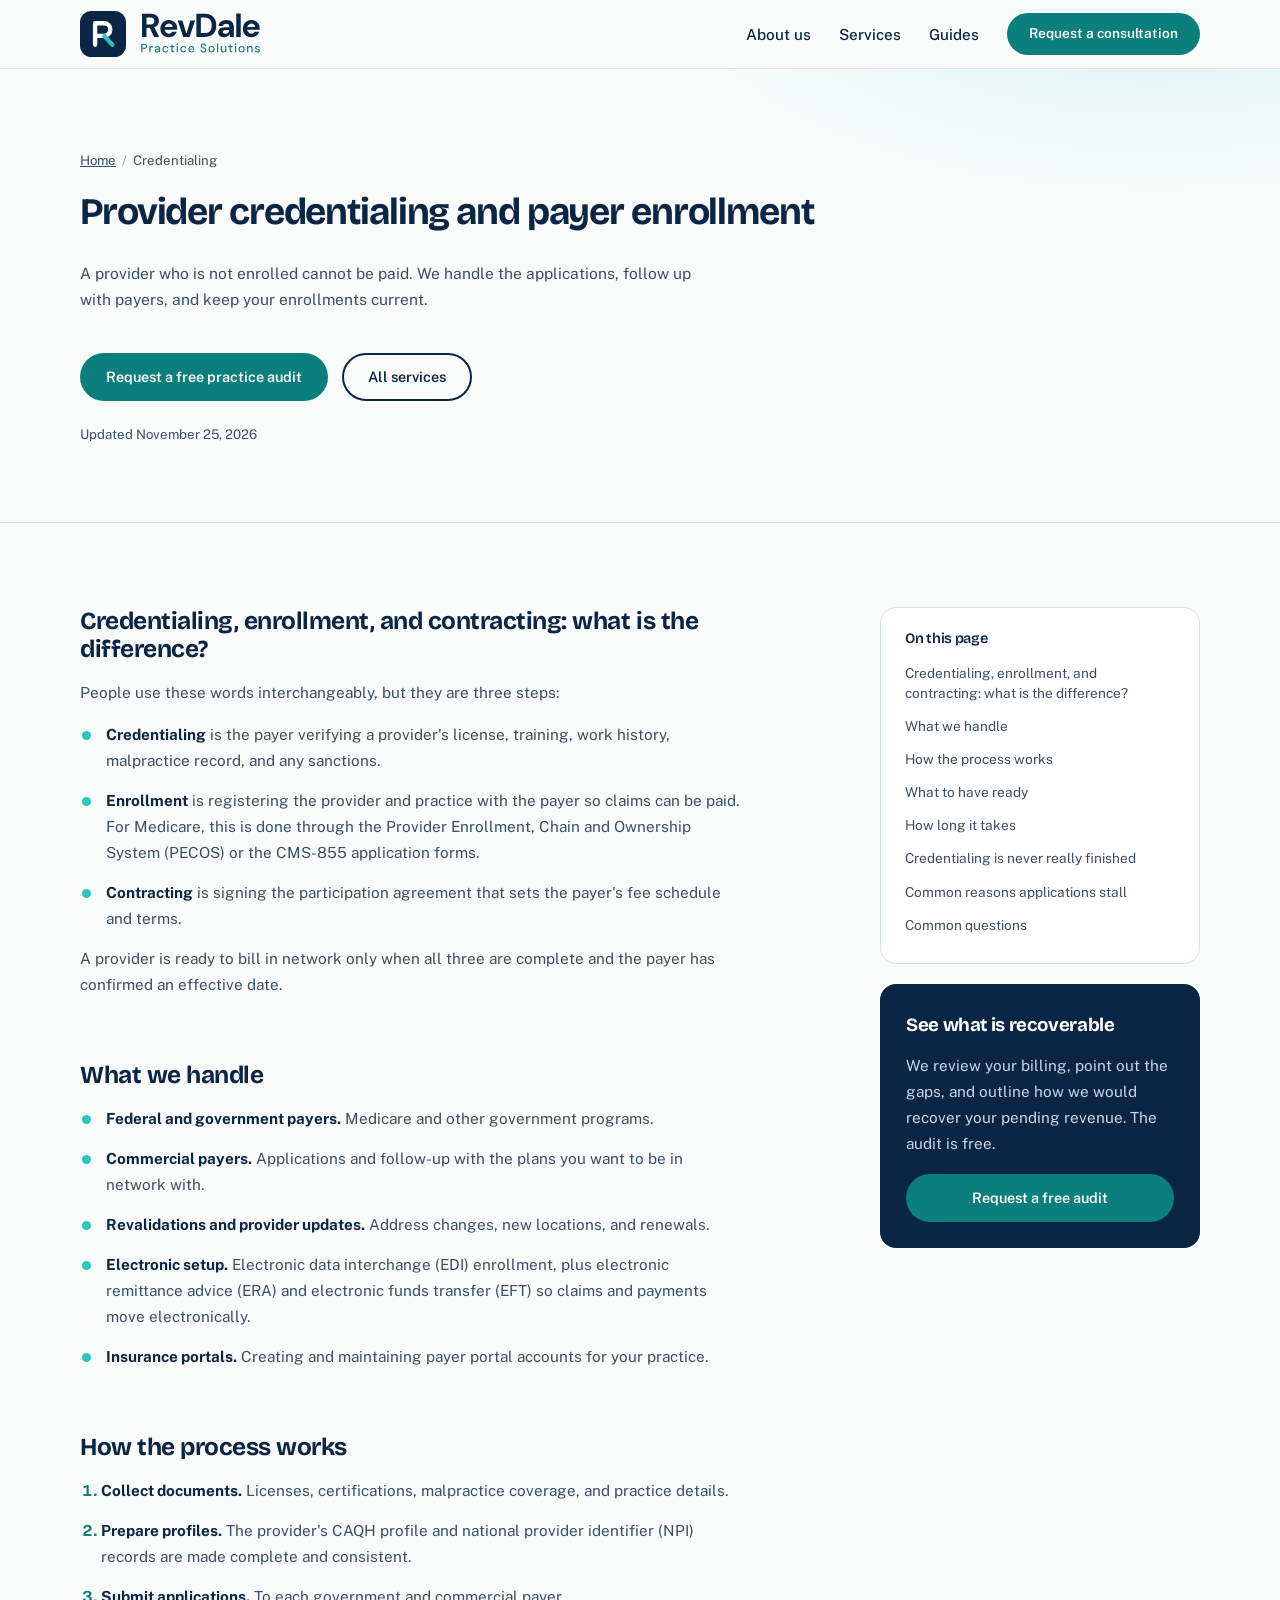
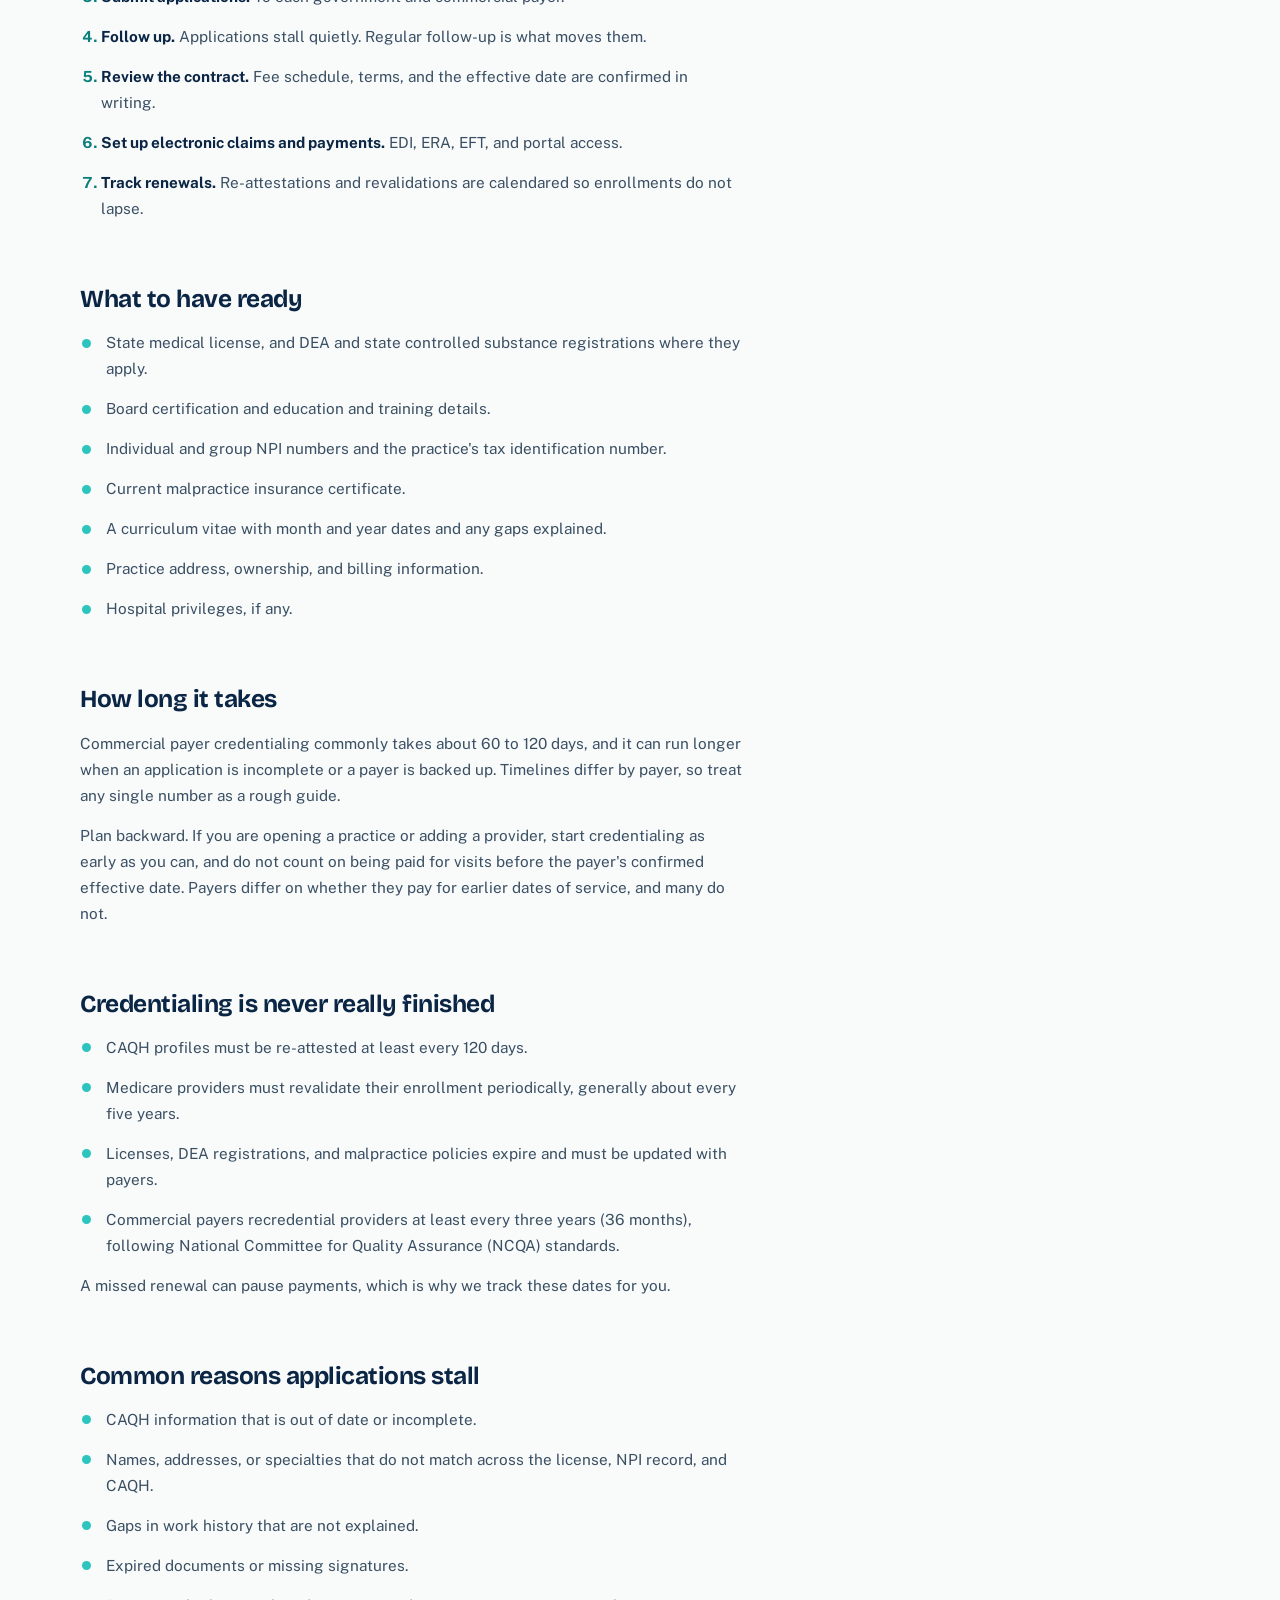
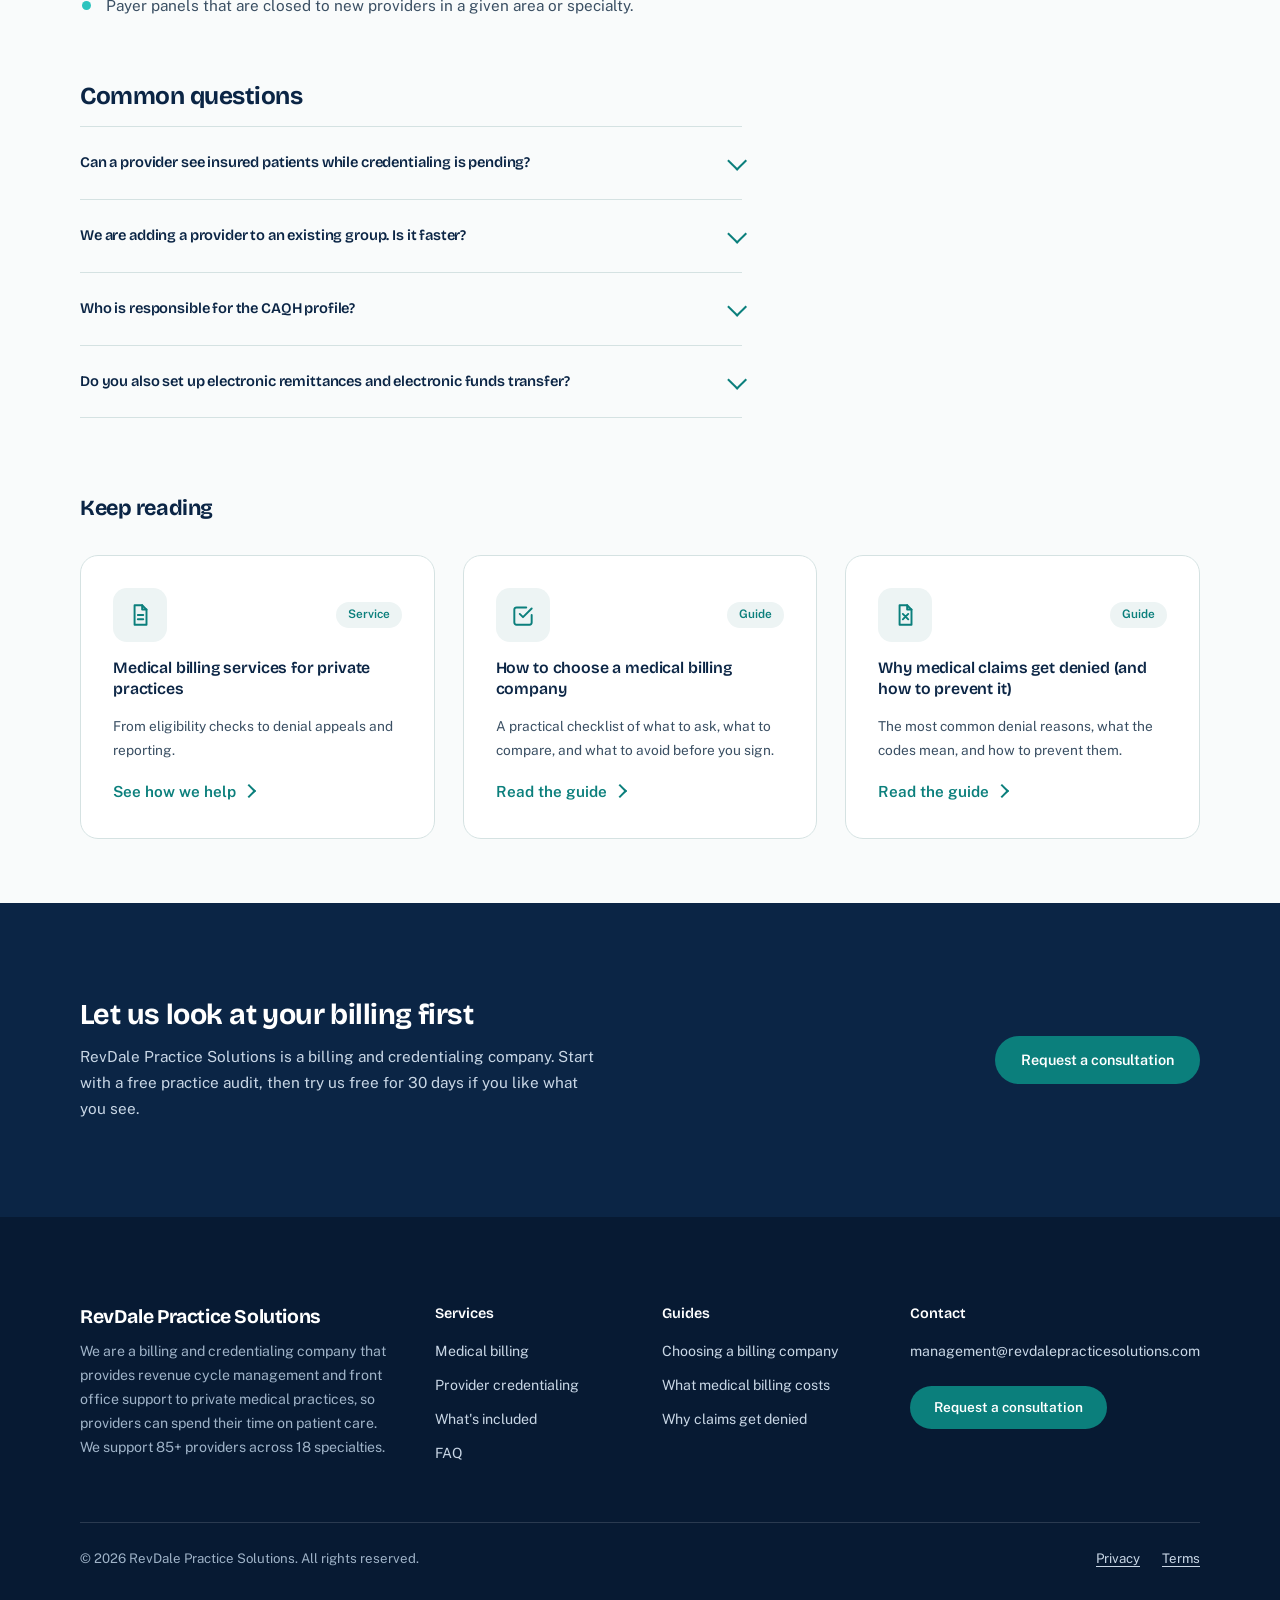
<file: credentialing/index.html>
<!doctype html>
<html lang="en">
<head>
<meta charset="utf-8">
<meta name="viewport" content="width=device-width, initial-scale=1">
<title>Provider Credentialing and Payer Enrollment | RevDale</title>
<meta name="description" content="Provider credentialing, payer enrollment, and contracting for private practices: government and commercial payers, CAQH, revalidations, ERA and EFT setup.">
<meta name="robots" content="index, follow, max-image-preview:large, max-snippet:-1, max-video-preview:-1">
<meta name="theme-color" content="#0B2545">
<link rel="canonical" href="https://revdalepracticesolutions.com/credentialing/">
<meta property="og:site_name" content="RevDale Practice Solutions">
<meta property="og:locale" content="en_US">
<meta property="og:type" content="website">
<meta property="og:url" content="https://revdalepracticesolutions.com/credentialing/">
<meta property="og:title" content="Provider Credentialing and Payer Enrollment | RevDale">
<meta property="og:description" content="Provider credentialing, payer enrollment, and contracting for private practices: government and commercial payers, CAQH, revalidations, ERA and EFT setup.">
<meta property="og:image" content="https://revdalepracticesolutions.com/og-image.png">
<meta property="og:image:width" content="1200">
<meta property="og:image:height" content="630">
<meta name="twitter:card" content="summary_large_image">
<meta name="twitter:title" content="Provider Credentialing and Payer Enrollment | RevDale">
<meta name="twitter:description" content="Provider credentialing, payer enrollment, and contracting for private practices: government and commercial payers, CAQH, revalidations, ERA and EFT setup.">
<meta name="twitter:image" content="https://revdalepracticesolutions.com/og-image.png">
<link rel="icon" href="data:image/svg+xml,%3Csvg xmlns='http://www.w3.org/2000/svg' viewBox='0 0 32 32'%3E%3Crect width='32' height='32' rx='8' fill='%230B2545'/%3E%3Cpath d='M9 23V9h7a4.5 4.5 0 0 1 0 9h-7m7 0 6 5' fill='none' stroke='%232DC4BE' stroke-width='3' stroke-linecap='round' stroke-linejoin='round'/%3E%3C/svg%3E">
<link rel="preconnect" href="https://fonts.googleapis.com">
<link rel="preconnect" href="https://fonts.gstatic.com" crossorigin>
<link href="https://fonts.googleapis.com/css2?family=Bricolage+Grotesque:opsz,wght@12..96,500..800&family=Public+Sans:wght@400;500;600&display=swap" rel="stylesheet">
<link rel="stylesheet" href="/assets/site.css">
<script type="application/ld+json">
{
 "@context": "https://schema.org",
 "@graph": [
  {
   "@type": "BreadcrumbList",
   "itemListElement": [
    {
     "@type": "ListItem",
     "position": 1,
     "name": "Home",
     "item": "https://revdalepracticesolutions.com/"
    },
    {
     "@type": "ListItem",
     "position": 2,
     "name": "Credentialing",
     "item": "https://revdalepracticesolutions.com/credentialing/"
    }
   ]
  },
  {
   "@type": "Service",
   "@id": "https://revdalepracticesolutions.com/credentialing/#service",
   "name": "Provider credentialing and payer enrollment",
   "description": "Provider credentialing, payer enrollment, and contracting for private practices: government and commercial payers, CAQH, revalidations, ERA and EFT setup.",
   "url": "https://revdalepracticesolutions.com/credentialing/",
   "provider": {
    "@id": "https://revdalepracticesolutions.com/#organization"
   },
   "inLanguage": "en-US",
   "serviceType": "Medical billing and credentialing"
  },
  {
   "@type": "WebPage",
   "@id": "https://revdalepracticesolutions.com/credentialing/#webpage",
   "url": "https://revdalepracticesolutions.com/credentialing/",
   "name": "Provider Credentialing and Payer Enrollment | RevDale",
   "description": "Provider credentialing, payer enrollment, and contracting for private practices: government and commercial payers, CAQH, revalidations, ERA and EFT setup.",
   "dateModified": "2026-11-25",
   "isPartOf": {
    "@id": "https://revdalepracticesolutions.com/#website"
   },
   "about": {
    "@id": "https://revdalepracticesolutions.com/credentialing/#service"
   }
  },
  {
   "@type": "FAQPage",
   "@id": "https://revdalepracticesolutions.com/credentialing/#faq",
   "mainEntity": [
    {
     "@type": "Question",
     "name": "Can a provider see insured patients while credentialing is pending?",
     "acceptedAnswer": {
      "@type": "Answer",
      "text": "A provider can see patients, but claims may not be payable at in-network rates, and some payers will not pay for dates of service before the effective date. Confirm each payer's rule and get the effective date in writing before billing."
     }
    },
    {
     "@type": "Question",
     "name": "We are adding a provider to an existing group. Is it faster?",
     "acceptedAnswer": {
      "@type": "Answer",
      "text": "Sometimes. Certain payers let a group add a provider through a roster update or contract addendum, which can be quicker than a full application. It varies by payer, so we check each one."
     }
    },
    {
     "@type": "Question",
     "name": "Who is responsible for the CAQH profile?",
     "acceptedAnswer": {
      "@type": "Answer",
      "text": "The provider owns the CAQH profile and must attest to it. A credentialing team can build and maintain it with the provider's authorization, but the provider's attestation is still required."
     }
    },
    {
     "@type": "Question",
     "name": "Do you also set up electronic remittances and electronic funds transfer?",
     "acceptedAnswer": {
      "@type": "Answer",
      "text": "Yes. We handle EDI enrollment along with electronic remittance advice (ERA) and electronic funds transfer (EFT) setup, so payments and explanations of payment arrive electronically."
     }
    }
   ]
  }
 ]
}
</script>
</head>
<body>
<a class="skip" href="#main">Skip to content</a>
<header class="site-header">
  <div class="wrap bar">
    <a class="brand" href="/" aria-label="RevDale Practice Solutions, home">
      <svg class="logo-svg" xmlns="http://www.w3.org/2000/svg" viewBox="0 0 258.0 64" aria-hidden="true" focusable="false"><rect width="64" height="64" rx="16" fill="#0B2545"/><path d="M21 47V17h12.5a8.75 8.75 0 0 1 0 17.5H21" fill="none" stroke="#FFFFFF" stroke-width="6" stroke-linecap="round" stroke-linejoin="round"/><path d="M34 35l11 12" fill="none" stroke="#2DC4BE" stroke-width="6" stroke-linecap="round"/><path transform="translate(84 36)" d="M2.32260693359375 0.0V-32.2H14.3634326171875Q18.2432900390625 -32.2 20.783593994140624 -30.867589111328126Q23.32389794921875 -29.53517822265625 24.568273193359374 -27.31132080078125Q25.8126484375 -25.08746337890625 25.8126484375 -22.3385703125Q25.8126484375 -19.7625703125 24.599201904296876 -17.533159423828124Q23.38575537109375 -15.30374853515625 20.839897949218752 -13.948337646484376Q18.29404052734375 -12.5929267578125 14.2872900390625 -12.5929267578125H8.532505859375V0.0ZM19.01903466796875 0.0 12.3934287109375 -14.155320800781249H19.117256347656248L26.10768408203125 0.0ZM8.532505859375 -17.11196630859375H13.9795751953125Q16.7967158203125 -17.11196630859375 18.130732666015625 -18.488018798828126Q19.46474951171875 -19.8640712890625 19.46474951171875 -22.1307841796875Q19.46474951171875 -24.36260400390625 18.149768310546875 -25.6910673828125Q16.834787109375 -27.019530761718748 13.96053955078125 -27.019530761718748H8.532505859375Z M39.693055419921876 0.552Q36.18437622070313 0.552 33.492590087890626 -0.9295178222656248Q30.800803955078123 -2.4110356445312497 29.28439306640625 -5.061589111328125Q27.767982177734375 -7.7121425781249995 27.767982177734375 -11.19228515625Q27.767982177734375 -14.7723564453125 29.26139306640625 -17.507767333984376Q30.754803955078124 -20.24317822265625 33.442625732421874 -21.805589111328125Q36.130447509765624 -23.368 39.70416235351563 -23.368Q43.11609106445313 -23.368 45.71032373046875 -21.886482177734372Q48.30455639648437 -20.40496435546875 49.76782470703125 -17.868624755859376Q51.231093017578125 -15.33228515625 51.231093017578125 -12.1027841796875Q51.231093017578125 -11.6427841796875 51.21761083984375 -11.073337646484376Q51.204128662109376 -10.50389111328125 51.13116430664063 -9.88685546875H32.202950439453126V-13.685786132812499H44.932372314453126Q44.79437231445313 -15.85417626953125 43.338212890625 -17.14457678222656Q41.882053466796876 -18.434977294921875 39.720019775390625 -18.434977294921875Q38.119520751953125 -18.434977294921875 36.78153955078125 -17.722763427734375Q35.443558349609376 -17.010549560546874 34.664719726562495 -15.566295837402343Q33.88588110351562 -14.122042114257813 33.88588110351562 -11.89974853515625V-10.55781982421875Q33.88588110351562 -8.708259887695313 34.62030883789062 -7.348064819335938Q35.35473657226562 -5.987869750976563 36.67289178466797 -5.247102416992187Q37.99104699707031 -4.506335083007812 39.63912670898438 -4.506335083007812Q41.330053466796876 -4.506335083007812 42.48165942382812 -5.2597984619140625Q43.63326538085937 -6.013261840820312 44.23444360351563 -7.2394296874999995H50.56012866210938Q49.90819995117187 -5.04253662109375 48.37989599609375 -3.27867919921875Q46.85159204101562 -1.51482177734375 44.64280590820312 -0.481410888671875Q42.434019775390624 0.552 39.693055419921876 0.552Z M59.57805151367187 0.0 51.976124755859374 -22.816H58.50484545898438L63.95787817382812 -4.5440301513671875H64.13632470703125L69.60839306640625 -22.816H76.072078125L68.4701513671875 0.0Z M77.93860693359375 0.0V-32.2H89.13378888141557Q94.74787470112322 -32.2 98.41742099313973 -30.204553466796874Q102.08696728515625 -28.20910693359375 103.85796728515625 -24.598106933593748Q105.62896728515625 -20.98710693359375 105.62896728515625 -16.08889306640625Q105.62896728515625 -11.22875048828125 103.85796728515625 -7.6137861328125Q102.08696728515625 -3.9988217773437498 98.42327446532335 -1.9994108886718749Q94.75958164549044 0.0 89.12289599609375 0.0ZM84.148505859375 -5.3232197265625H88.788216796875Q92.76054752456872 -5.3232197265625 95.05400496345624 -6.608058349609375Q97.34746240234375 -7.89289697265625 98.31426538085938 -10.3095029296875Q99.281068359375 -12.72610888671875 99.281068359375 -16.08889306640625Q99.281068359375 -19.48974853515625 98.31426538085938 -21.90239013671875Q97.34746240234375 -24.31503173828125 95.05400496345624 -25.622870361328125Q92.76054752456872 -26.930708984375 88.788216796875 -26.930708984375H84.148505859375Z M116.22076733398437 0.552Q113.45878515625 0.552 111.66458441162109 -0.37355346679687496Q109.87038366699218 -1.29910693359375 109.01819183349609 -2.868660400390625Q108.166 -4.4382138671875 108.166 -6.3242138671875Q108.166 -8.42753466796875 109.25069752165328 -10.022898610158009Q110.33539504330658 -11.618262552347268 112.54037130488905 -12.524345143361135Q114.74534756647154 -13.430427734375 118.09943289929767 -13.430427734375H123.8345703125Q123.8345703125 -15.130863891601562 123.35962748904345 -16.23058321126302Q122.88468466558689 -17.33030253092448 121.89518336896198 -17.869157735188804Q120.90568207233707 -18.408012939453126 119.37885937499999 -18.408012939453126Q117.6102177734375 -18.408012939453126 116.33171875 -17.610929016113282Q115.0532197265625 -16.813845092773438 114.76611279296876 -15.146712890625H108.733857421875Q108.98415702056884 -17.659485830911777 110.38810994338989 -19.495403315846513Q111.79206286621094 -21.33132080078125 114.124572265625 -22.349660400390626Q116.45708166503906 -23.368 119.40582373046874 -23.368Q122.69158242458766 -23.368 125.08487127685547 -22.275893066406248Q127.47816012912327 -21.1837861328125 128.76131468370227 -19.104268310546875Q130.04446923828124 -17.02475048828125 130.04446923828124 -14.03V0.0H124.88620544433593L124.21565100097656 -3.55153466796875H124.07765100097656Q123.43410754692263 -2.5408448570514546 122.61004437404725 -1.7754355510843212Q121.78598120117186 -1.0100262451171875 120.80808392333984 -0.49807550048828125Q119.83018664550781 0.013875244140625 118.67447481258617 0.28293762207031253Q117.51876297966452 0.552 116.22076733398437 0.552ZM118.13998609734973 -4.25096826171875Q119.39473364257812 -4.25096826171875 120.34885321044922 -4.6752890625Q121.30297277832031 -5.09960986328125 121.98029357910156 -5.844942298583984Q122.6576143798828 -6.5902747338867185 123.05734185791015 -7.565558344726563Q123.45706933593749 -8.540841955566407 123.59189111328125 -9.626738159179688V-9.6314970703125H118.8015009765625Q117.38339599609375 -9.6314970703125 116.47527221679687 -9.277765380859375Q115.5671484375 -8.92403369140625 115.14441674804686 -8.3006416015625Q114.72168505859375 -7.67724951171875 114.72168505859375 -6.85875048828125Q114.72168505859375 -6.013287109375 115.14897156385436 -5.426377197265625Q115.57625806911496 -4.83946728515625 116.3497126660869 -4.5452177734375Q117.12316726305885 -4.25096826171875 118.13998609734973 -4.25096826171875Z M133.4008123779297 0.0V-32.43H139.61071130371093V0.0Z M154.46505541992187 0.552Q150.95637622070313 0.552 148.2645900878906 -0.9295178222656248Q145.57280395507811 -2.4110356445312497 144.05639306640626 -5.061589111328125Q142.53998217773437 -7.7121425781249995 142.53998217773437 -11.19228515625Q142.53998217773437 -14.7723564453125 144.03339306640623 -17.507767333984376Q145.52680395507812 -20.24317822265625 148.21462573242187 -21.805589111328125Q150.9024475097656 -23.368 154.47616235351563 -23.368Q157.88809106445314 -23.368 160.48232373046875 -21.886482177734372Q163.07655639648436 -20.40496435546875 164.53982470703124 -17.868624755859376Q166.00309301757812 -15.33228515625 166.00309301757812 -12.1027841796875Q166.00309301757812 -11.6427841796875 165.98961083984375 -11.073337646484376Q165.97612866210937 -10.50389111328125 165.90316430664063 -9.88685546875H146.97495043945312V-13.685786132812499H159.7043723144531Q159.56637231445313 -15.85417626953125 158.110212890625 -17.14457678222656Q156.65405346679688 -18.434977294921875 154.49201977539062 -18.434977294921875Q152.89152075195312 -18.434977294921875 151.55353955078124 -17.722763427734375Q150.21555834960938 -17.010549560546874 149.4367197265625 -15.566295837402343Q148.65788110351562 -14.122042114257813 148.65788110351562 -11.89974853515625V-10.55781982421875Q148.65788110351562 -8.708259887695313 149.39230883789062 -7.348064819335938Q150.12673657226563 -5.987869750976563 151.44489178466796 -5.247102416992187Q152.76304699707032 -4.506335083007812 154.41112670898437 -4.506335083007812Q156.10205346679686 -4.506335083007812 157.2536594238281 -5.2597984619140625Q158.40526538085936 -6.013261840820312 159.0064436035156 -7.2394296874999995H165.33212866210937Q164.68019995117186 -5.04253662109375 163.15189599609374 -3.27867919921875Q161.62359204101563 -1.51482177734375 159.4148059082031 -0.481410888671875Q157.20601977539062 0.552 154.46505541992187 0.552Z" fill="#0B2545"/><path transform="translate(84 57.5) scale(0.9836 1)" d="M1.253287621024251 0.0V-12.04H5.368071629813313Q6.803322571955988 -12.04 7.732084081985765 -11.56253038655599Q8.660845592015542 -11.08506077311198 9.110662944410521 -10.272667141113281Q9.560480296805501 -9.460273509114582 9.560480296805501 -8.43192787923177Q9.560480296805501 -7.439330688476563 9.120247649897635 -6.62410675738901Q8.68001500298977 -5.808882826301455 7.7526910991755855 -5.3191024238929145Q6.825367195361403 -4.829322021484375 5.368071629813313 -4.829322021484375H2.9732739735633134V0.0ZM2.9732739735633134 -6.256121020507813H5.302388901168108Q6.648699127471447 -6.256121020507813 7.225815005107224 -6.847723955501616Q7.802930882743001 -7.439326890495419 7.802930882743001 -8.432153012260795Q7.802930882743001 -9.468942884895206 7.225815005107224 -10.044927350650728Q6.648699127471447 -10.62091181640625 5.302388901168108 -10.62091181640625H2.9732739735633134Z M12.69162737454176 0.0V-8.66026298828125H14.236056988799572L14.383785504424573 -7.027251750388741Q14.680241949737072 -7.611166765037179 15.1423253550753 -8.020012552016974Q15.604408760413527 -8.428858338996768 16.23857150295973 -8.647760663639009Q16.872734245505928 -8.86666298828125 17.665233502471448 -8.86666298828125V-7.058898266601562H17.059465319275855Q16.516634257164597 -7.058898266601562 16.0346665479511 -6.9231525459632275Q15.552698838737607 -6.787406825324893 15.185863935123383 -6.481119808299839Q14.81902903150916 -6.174832791274786 14.615321379294992 -5.644700119952857Q14.411613727080823 -5.114567448630929 14.411613727080823 -4.323073750647903V0.0Z M23.47419128417969 0.2064Q22.41086051184833 0.2064 21.708381080695986 -0.1565085571289062Q21.005901649543645 -0.5194171142578125 20.66229722529203 -1.1274277709960938Q20.318692801040413 -1.735438427734375 20.318692801040413 -2.449242626953125Q20.318692801040413 -3.3030683243483305 20.758860213236325 -3.9091383646351128Q21.19902762543224 -4.515208404921895 22.02824447829388 -4.842291580390635Q22.857461331155523 -5.169374755859375 24.019292094280942 -5.169374755859375H26.261480067512394Q26.261480067512394 -5.9291043595045805 26.04145945267176 -6.43001407576998Q25.821438837831124 -6.930923792035381 25.379995481783446 -7.183812359884878Q24.938552125735765 -7.436700927734375 24.272702371352914 -7.436700927734375Q23.50167242272198 -7.436700927734375 22.94515040973276 -7.063838971744477Q22.388628396743538 -6.690977015754581 22.26051758131385 -5.964281061065197H20.53776184400916Q20.638243515615724 -6.887485137977833 21.161825798335208 -7.532137961631831Q21.68540808105469 -8.17679078528583 22.508480151367188 -8.52172688678354Q23.331552221679686 -8.86666298828125 24.27586543287635 -8.86666298828125Q25.481572370346058 -8.86666298828125 26.308215965369346 -8.437552172851563Q27.134859560392634 -8.008441357421875 27.558162990222044 -7.227422888183593Q27.981466420051454 -6.4464044189453125 27.981466420051454 -5.371552040168643V0.0H26.48270435950458L26.342932313606145 -1.4686778076171876Q26.168347766723357 -1.1155215206833748 25.90264446441637 -0.8099053510324195Q25.636941162109377 -0.5042891813814641 25.286144325324894 -0.27863693688213825Q24.935347488540412 -0.0529846923828125 24.484066678579097 0.07670765380859375Q24.032785868617786 0.2064 23.47419128417969 0.2064ZM23.798090030348693 -1.1950945068359375Q24.354346083137393 -1.1950945068359375 24.799693702766298 -1.4181780029296875Q25.245041322395206 -1.6412614990234375 25.562724818488956 -2.027082195920914Q25.880408314582706 -2.412902892818391 26.048802760383488 -2.8984050023249983Q26.21719720618427 -3.3839071118316055 26.233012513801455 -3.9108474386662246V-3.95648291015625H24.184878212043643Q23.44794616699219 -3.95648291015625 22.989846369205416 -3.7770917602539065Q22.531746571418644 -3.5977006103515623 22.32910204706937 -3.2824367134436967Q22.1264575227201 -2.9671728165358306 22.1264575227201 -2.5591624267578124Q22.1264575227201 -2.140175927734375 22.322117393078987 -1.8325469360351563Q22.517777263437875 -1.5249179443359375 22.894162224502843 -1.3600062255859375Q23.270547185567807 -1.1950945068359375 23.798090030348693 -1.1950945068359375Z M35.548289453125 0.2064Q34.29590210279822 0.2064 33.31184210191044 -0.36609435902992105Q32.327782101022656 -0.9385887180598421 31.76794736314091 -1.959127698958894Q31.20811262525916 -2.979666679857946 31.20811262525916 -4.317536384059031Q31.20811262525916 -5.6790058986365795 31.76794736314091 -6.697865765938163Q32.327782101022656 -7.716725633239746 33.31184210191044 -8.291694310760498Q34.29590210279822 -8.86666298828125 35.55134301964858 -8.86666298828125Q37.12657664358955 -8.86666298828125 38.19013970809003 -8.044717358398438Q39.253702772590515 -7.222771728515625 39.5426940567702 -5.821065161132813H37.75667708899677Q37.58749226393103 -6.565421177604795 36.97432810007568 -6.979808806575835Q36.361163936220336 -7.394196435546875 35.531089453125 -7.394196435546875Q34.833392005988955 -7.394196435546875 34.249752040168644 -7.044952136230469Q33.666112074348334 -6.695707836914062 33.315887056834995 -6.012982176023835Q32.96566203932166 -5.330256515133608 32.96566203932166 -4.330131494140625Q32.96566203932166 -3.5881260730257423 33.169267459243535 -3.012076354383965Q33.37287287916541 -2.4360266357421874 33.723544588573276 -2.0436595092773437Q34.074216297981145 -1.6512923828125 34.54247360468656 -1.4516609985351563Q35.010730911391974 -1.2520296142578125 35.531089453125 -1.2520296142578125Q36.091020321433334 -1.2520296142578125 36.54732587186273 -1.4379630391160103Q37.00363142229213 -1.6238964639742082 37.323117317167885 -1.9812049458542915Q37.64260321204364 -2.338513427734375 37.75667708899677 -2.8391978271484377H39.5426940567702Q39.25721372070312 -1.4695162397654045 38.18792110755145 -0.6315581198827023Q37.118628494399786 0.2064 35.548289453125 0.2064Z M46.482216489058736 0.0Q45.667096689254045 0.0 45.06312148173451 -0.25503377685546874Q44.45914627421499 -0.5100675537109375 44.1344233127892 -1.1131535766601564Q43.80970035136342 -1.716239599609375 43.80970035136342 -2.747248583984375V-7.214485620117188H42.311013876754046V-8.66026298828125H43.80970035136342L44.020929803442534 -10.844090844726562H45.52883159470832V-8.66026298828125H47.97867067766488V-7.214485620117188H45.529686703902485V-2.7409224609375Q45.529686703902485 -2.002109814453125 45.834345273238426 -1.735706652832031Q46.13900384257436 -1.4693034912109375 46.90134261210561 -1.4693034912109375H47.8945596775353V0.0Z M51.35805772122145 0.0V-8.66026298828125H53.07804407376051V0.0ZM52.2196324282527 -10.303642993164063Q51.72637119778395 -10.303642993164063 51.40619599026442 -10.615910546875Q51.08602078274489 -10.928178100585937 51.08602078274489 -11.399297900390625Q51.08602078274489 -11.87358076171875 51.40619599026442 -12.171811376953126Q51.72637119778395 -12.4700419921875 52.2196324282527 -12.4700419921875Q52.70201978176833 -12.4700419921875 53.029213458526144 -12.171811376953126Q53.35640713528395 -11.87358076171875 53.35640713528395 -11.399297900390625Q53.35640713528395 -10.928178100585937 53.029213458526144 -10.615910546875Q52.70201978176833 -10.303642993164063 52.2196324282527 -10.303642993164063Z M60.891889453125 0.2064Q59.639502102798225 0.2064 58.65544210191044 -0.36609435902992105Q57.67138210102266 -0.9385887180598421 57.111547363140915 -1.959127698958894Q56.551712625259164 -2.979666679857946 56.551712625259164 -4.317536384059031Q56.551712625259164 -5.6790058986365795 57.111547363140915 -6.697865765938163Q57.67138210102266 -7.716725633239746 58.65544210191044 -8.291694310760498Q59.639502102798225 -8.86666298828125 60.89494301964858 -8.86666298828125Q62.470176643589554 -8.86666298828125 63.53373970809004 -8.044717358398438Q64.59730277259052 -7.222771728515625 64.88629405677021 -5.821065161132813H63.10027708899677Q62.931092263931035 -6.565421177604795 62.31792810007569 -6.979808806575835Q61.70476393622034 -7.394196435546875 60.874689453125 -7.394196435546875Q60.17699200598896 -7.394196435546875 59.59335204016864 -7.044952136230469Q59.00971207434833 -6.695707836914062 58.659487056835 -6.012982176023835Q58.309262039321666 -5.330256515133608 58.309262039321666 -4.330131494140625Q58.309262039321666 -3.5881260730257423 58.51286745924354 -3.012076354383965Q58.716472879165416 -2.4360266357421874 59.067144588573285 -2.0436595092773437Q59.41781629798115 -1.6512923828125 59.88607360468656 -1.4516609985351563Q60.354330911391976 -1.2520296142578125 60.874689453125 -1.2520296142578125Q61.434620321433336 -1.2520296142578125 61.890925871862734 -1.4379630391160103Q62.34723142229214 -1.6238964639742082 62.666717317167894 -1.9812049458542915Q62.98620321204365 -2.338513427734375 63.10027708899677 -2.8391978271484377H64.88629405677021Q64.60081372070313 -1.4695162397654045 63.531521107551455 -0.6315581198827023Q62.46222849439979 0.2064 60.891889453125 0.2064Z M72.18605057532488 0.2064Q70.94068512122332 0.2064 69.98040442744046 -0.35786719440072773Q69.0201237336576 -0.9221343888014555 68.47471817945838 -1.9386471451491119Q67.92931262525916 -2.955159901496768 67.92931262525916 -4.304827001953125Q67.92931262525916 -5.67450927734375 68.46787365351469 -6.69682975384146Q69.0064346817702 -7.71915023033917 69.97215231402963 -8.29290660931021Q70.93786994628906 -8.86666298828125 72.21096139075458 -8.86666298828125Q73.48658496412635 -8.86666298828125 74.39961467444598 -8.302395793880523Q75.31264438476562 -7.738128599479794 75.80540893395244 -6.802326525878906Q76.29817348313927 -5.866524452278018 76.29817348313927 -4.731611296287179Q76.29817348313927 -4.559611296287179 76.29659195237755 -4.362333126170933Q76.29501042161584 -4.1650549560546875 76.2746473600924 -3.927418017578125H69.1932071320951V-5.14030986328125H74.58466507408916Q74.53815832519531 -6.221069493034482 73.86646611487566 -6.830466741146147Q73.19477390455603 -7.4398639892578124 72.18921363684832 -7.4398639892578124Q71.49819859778583 -7.4398639892578124 70.9109530777663 -7.125193633235991Q70.32370755774676 -6.81052327721417 69.96930326777249 -6.198110588802397Q69.61489897779822 -5.585697900390625 69.61489897779822 -4.659307202148438V-4.171381079101563Q69.61489897779822 -3.2145407958984373 69.96744898841084 -2.5563587227210403Q70.31999899902344 -1.898176649543643 70.90368588177114 -1.5624508858069777Q71.48737276451885 -1.2267251220703126 72.17972445227801 -1.2267251220703126Q73.00909325110614 -1.2267251220703126 73.54362375488282 -1.5872544974938037Q74.07815425865948 -1.9477838729172945 74.33323685143291 -2.567231780731678H76.0550015731126Q75.82858639817833 -1.7759379468768834 75.2977361853525 -1.1491789518892765Q74.76688597252667 -0.5224199569016695 73.9836943306312 -0.15800997845083475Q73.20050268873572 0.2064 72.18605057532488 0.2064Z  M89.33886232486665 0.2064Q88.02078844791353 0.2064 87.02615467105807 -0.2657108154296875Q86.0315208942026 -0.737821630859375 85.48092405582369 -1.5978216308593751Q84.93032721744478 -2.457821630859375 84.92083803287447 -3.618326123046875H86.7317658160776Q86.73809193912447 -2.963735107421875 87.04275050846041 -2.422525622558594Q87.34740907779634 -1.8813161376953125 87.92301856265962 -1.5619282836914063Q88.49862804752291 -1.2425404296875 89.33569926334323 -1.2425404296875Q90.06185966373384 -1.2425404296875 90.5842876178354 -1.4806728759765626Q91.10671557193697 -1.718805322265625 91.3839926105112 -2.1405039916992186Q91.66126964908541 -2.5622026611328126 91.66126964908541 -3.105882861328125Q91.66126964908541 -3.7493939909517766 91.37433368186504 -4.159130861492455Q91.08739771464468 -4.568867732033134 90.59376497698129 -4.835543642254174Q90.1001322393179 -5.102219552475214 89.4588953250445 -5.308987719802484Q88.8176584107711 -5.515755887129754 88.10681058723331 -5.755971372917294Q86.68112243547738 -6.233617159897089 85.98523880351186 -6.96832571862042Q85.28935517154635 -7.70303427734375 85.28935517154635 -8.896554077148437Q85.28935517154635 -9.908584692382812 85.76571507144868 -10.657673876953124Q86.24207497135103 -11.406763061523437 87.1171979327768 -11.826581530761718Q87.99232089420259 -12.2464 89.16824701724947 -12.2464Q90.34278844791353 -12.2464 91.2163298785776 -11.817981530761719Q92.08987130924166 -11.389563061523438 92.58886814762056 -10.630292346191407Q93.08786498599947 -9.871021630859374 93.09735417056979 -8.858991015625H91.27693720279635Q91.27377414127291 -9.329323461914063 91.03000791812838 -9.769803662109375Q90.78624169498384 -10.210283862304687 90.30750608707369 -10.496853247070312Q89.82877047916354 -10.783422631835938 89.12297314029635 -10.783422631835938Q88.5326343707651 -10.800622631835937 88.06951723209322 -10.59214559326172Q87.60640009342134 -10.3836685546875 87.3447415240854 -9.994788354492186Q87.08308295474947 -9.605908154296875 87.08308295474947 -9.040480200195313Q87.08308295474947 -8.503126123046876 87.31983070865573 -8.162486022949219Q87.55657846256197 -7.821845922851563 88.00111090885103 -7.585098168945313Q88.44564335514009 -7.348350415039063 89.04250508609712 -7.1498580688476565Q89.63936681705417 -6.95136572265625 90.35959477115573 -6.712344091796875Q91.24628395572603 -6.416781030273437 91.9478253863901 -5.995381030273437Q92.64936681705416 -5.573981030273438 93.05534518619478 -4.9140549072265625Q93.46132355533541 -4.254128784179687 93.46132355533541 -3.2140242919921875Q93.46132355533541 -2.32555673828125 92.99445284000338 -1.5459229614257812Q92.52758212467134 -0.7662891845703125 91.61736681705415 -0.2799445922851562Q90.70715150943697 0.2064 89.33886232486665 0.2064Z M100.7214080951466 0.2064Q99.50083694166541 0.2064 98.5281477570951 -0.358534746517241Q97.55545857252478 -0.923469493034482 96.99658559889198 -1.946772496337767Q96.43771262525917 -2.970075499641052 96.43771262525917 -4.325287438418507Q96.43771262525917 -5.69778974609375 97.00360406813026 -6.718477575683593Q97.56949551100135 -7.739165405273438 98.5488564446045 -8.302914196777344Q99.52821737820763 -8.86666298828125 100.7487508135658 -8.86666298828125Q101.98600388502479 -8.86666298828125 102.95654201979042 -8.302914196777344Q103.92708015455604 -7.739165405273438 104.48595312818885 -6.720812540409483Q105.04482610182167 -5.702459675545528 105.04482610182167 -4.326426837013272Q105.04482610182167 -2.966775341796875 104.47893465895058 -1.9451224174156785Q103.91304321607947 -0.923469493034482 102.93587130874734 -0.358534746517241Q101.9586994014152 0.2064 100.7214080951466 0.2064ZM100.72668438087172 -1.27239267578125Q101.4228036164701 -1.27239267578125 102.00226850904824 -1.6135553779944778Q102.58173340162635 -1.9547180802077055 102.93450504469276 -2.639091459037476Q103.28727668775916 -3.323464837867247 103.28727668775916 -4.331223439660536Q103.28727668775916 -5.353002392578125 102.94191908967943 -6.029669226074219Q102.59656149159969 -6.7063360595703125 102.01872190728372 -7.047103186035156Q101.44088232296775 -7.3878703125 100.7510145786021 -7.3878703125Q100.07614395911396 -7.3878703125 99.49023011634053 -7.047103186035156Q98.90431627356709 -6.7063360595703125 98.54978915644438 -6.028379436035156Q98.19526203932166 -5.3504228125 98.19526203932166 -4.328937074387752Q98.19526203932166 -3.3224731853653897 98.54803368238808 -2.6385956327865476Q98.90080532545448 -1.9547180802077055 99.47443770380767 -1.6135553779944778Q100.04807008216083 -1.27239267578125 100.72668438087172 -1.27239267578125Z M108.42482737454176 0.0V-12.384H110.14481372708083V0.0Z M117.02652211809456 0.2064Q116.01073490045071 0.2064 115.26429037450701 -0.20320717295110224Q114.51784584856331 -0.6128143459022045 114.11623939104379 -1.445572021459043Q113.71463293352426 -2.2783296970158817 113.71463293352426 -3.526897857889533V-8.66026298828125H115.43145622453989V-3.707509086255413Q115.43145622453989 -2.4877196341872216 115.95873177545072 -1.872148501175642Q116.48600732636154 -1.2565773681640624 117.49116818883722 -1.2565773681640624Q118.16965798000443 -1.2565773681640624 118.70894035422529 -1.5813212789729238Q119.24822272844614 -1.906065189781785 119.55989976702035 -2.523730181365388Q119.87157680559457 -3.1413951729489913 119.87157680559457 -4.03375827326581V-8.66026298828125H121.59156315813362V0.0H120.05345966692269L119.93899211321175 -1.47765888671875Q119.54226147356331 -0.6957024169921875 118.78091791887582 -0.24465120849609373Q118.01957436418832 0.2064 117.02652211809456 0.2064Z M128.85981648905874 0.0Q128.04469668925404 0.0 127.44072148173451 -0.25503377685546874Q126.83674627421499 -0.5100675537109375 126.51202331278921 -1.1131535766601564Q126.18730035136342 -1.716239599609375 126.18730035136342 -2.747248583984375V-7.214485620117188H124.68861387675405V-8.66026298828125H126.18730035136342L126.39852980344253 -10.844090844726562H127.90643159470832V-8.66026298828125H130.35627067766487V-7.214485620117188H127.90728670390249V-2.7409224609375Q127.90728670390249 -2.002109814453125 128.21194527323843 -1.735706652832031Q128.51660384257437 -1.4693034912109375 129.2789426121056 -1.4693034912109375H130.27215967753529V0.0Z M133.73565772122143 0.0V-8.66026298828125H135.4556440737605V0.0ZM134.59723242825268 -10.303642993164063Q134.10397119778395 -10.303642993164063 133.78379599026442 -10.615910546875Q133.46362078274487 -10.928178100585937 133.46362078274487 -11.399297900390625Q133.46362078274487 -11.87358076171875 133.78379599026442 -12.171811376953126Q134.10397119778395 -12.4700419921875 134.59723242825268 -12.4700419921875Q135.07961978176832 -12.4700419921875 135.40681345852613 -12.171811376953126Q135.73400713528395 -11.87358076171875 135.73400713528395 -11.399297900390625Q135.73400713528395 -10.928178100585937 135.40681345852613 -10.615910546875Q135.07961978176832 -10.303642993164063 134.59723242825268 -10.303642993164063Z M143.2130080951466 0.2064Q141.9924369416654 0.2064 141.0197477570951 -0.358534746517241Q140.04705857252478 -0.923469493034482 139.48818559889196 -1.946772496337767Q138.92931262525914 -2.970075499641052 138.92931262525914 -4.325287438418507Q138.92931262525914 -5.69778974609375 139.49520406813025 -6.718477575683593Q140.06109551100135 -7.739165405273438 141.0404564446045 -8.302914196777344Q142.01981737820762 -8.86666298828125 143.2403508135658 -8.86666298828125Q144.4776038850248 -8.86666298828125 145.4481420197904 -8.302914196777344Q146.41868015455603 -7.739165405273438 146.97755312818884 -6.720812540409483Q147.53642610182166 -5.702459675545528 147.53642610182166 -4.326426837013272Q147.53642610182166 -2.966775341796875 146.97053465895056 -1.9451224174156785Q146.40464321607948 -0.923469493034482 145.42747130874733 -0.358534746517241Q144.4502994014152 0.2064 143.2130080951466 0.2064ZM143.2182843808717 -1.27239267578125Q143.91440361647008 -1.27239267578125 144.4938685090482 -1.6135553779944778Q145.07333340162634 -1.9547180802077055 145.42610504469275 -2.639091459037476Q145.77887668775915 -3.323464837867247 145.77887668775915 -4.331223439660536Q145.77887668775915 -5.353002392578125 145.4335190896794 -6.029669226074219Q145.08816149159966 -6.7063360595703125 144.5103219072837 -7.047103186035156Q143.93248232296773 -7.3878703125 143.2426145786021 -7.3878703125Q142.56774395911395 -7.3878703125 141.98183011634052 -7.047103186035156Q141.39591627356708 -6.7063360595703125 141.04138915644438 -6.028379436035156Q140.68686203932165 -5.3504228125 140.68686203932165 -4.328937074387752Q140.68686203932165 -3.3224731853653897 141.03963368238806 -2.6385956327865476Q141.39240532545446 -1.9547180802077055 141.96603770380764 -1.6135553779944778Q142.53967008216082 -1.27239267578125 143.2182843808717 -1.27239267578125Z M150.91642737454177 0.0V-8.66026298828125H152.4545308657527L152.56469631985428 -7.186115049675107Q152.9692400072247 -7.964560571289063 153.726111718227 -8.415611779785156Q154.48298342922928 -8.86666298828125 155.47603567532303 -8.86666298828125Q156.5047207933575 -8.86666298828125 157.2443207933575 -8.453891981574893Q157.9839207933575 -8.041120974868535 158.39039467031063 -7.209326849639416Q158.79686854726376 -6.377532724410296 158.79686854726376 -5.126244766920805V0.0H157.08004525624813V-4.95246639778018Q157.08004525624813 -6.159765191924572 156.5482978616521 -6.78172540602088Q156.01655046705605 -7.403685620117187 155.01006096829178 -7.403685620117187Q154.33432413808407 -7.403685620117187 153.79704597115665 -7.077754982063174Q153.25976780422926 -6.751824344009161 152.94809076565502 -6.1365099184870715Q152.63641372708082 -5.521195492964983 152.63641372708082 -4.625321567183733V0.0Z M165.71543733971419 0.2064Q164.61105540612044 0.2064 163.78424655602277 -0.15801417766958475Q162.95743770592512 -0.5224283553391695 162.47829469684217 -1.1764750472337009Q161.9991516877592 -1.830521739128232 161.89684507154826 -2.6990237060546876H163.63857917799356Q163.72684885572792 -2.28864140625 163.98108918085845 -1.9440699882164596Q164.23532950598897 -1.5994985701829194 164.67054671100232 -1.394133476985991Q165.10576391601563 -1.1887683837890626 165.716822032097 -1.1887683837890626Q166.28155421302023 -1.1887683837890626 166.64535385371002 -1.353553076171875Q167.0091534943998 -1.5183377685546875 167.1889913361967 -1.7973233642578124Q167.36882917799355 -2.0763089599609375 167.36882917799355 -2.4038627197265625Q167.36882917799355 -2.8821600341796874 167.1320814240873 -3.1347803100585936Q166.89533367018106 -3.3874005859375 166.44079363642487 -3.53367649615854Q165.98625360266865 -3.6799524063795803 165.3440149902344 -3.80069189453125Q164.7551333496094 -3.9125899276047944 164.1947932739258 -4.089287602962553Q163.6344531982422 -4.265985278320312 163.1922007271156 -4.54334052734375Q162.74994825598898 -4.820695776367187 162.4908935265616 -5.243906565788388Q162.23183879713417 -5.667117355209589 162.23183879713417 -6.276684748634696Q162.23183879713417 -7.024193174675107 162.6256116120756 -7.611289946712553Q163.019384427017 -8.19838671875 163.75107907343659 -8.532524853515625Q164.48277371985617 -8.86666298828125 165.4883347900391 -8.86666298828125Q166.93067364661397 -8.86666298828125 167.81118243037017 -8.185187848697602Q168.69169121412637 -7.503712709113955 168.83991943678262 -6.249006092903018H167.1750898225248Q167.09566159986855 -6.822390516731143 166.65416518873576 -7.145361029849946Q166.21266877760294 -7.46833154296875 165.47271554856897 -7.46833154296875Q164.72247667395771 -7.46833154296875 164.33151713496 -7.173952537468075Q163.9405575959623 -6.879573531967401 163.9405575959623 -6.404096701958776Q163.9405575959623 -6.091720463219285 164.16348430016342 -5.849626949936152Q164.3864110043645 -5.607533436653018 164.82849828516098 -5.439803115981817Q165.27058556595745 -5.272072795310616 165.9070588049561 -5.145448904556036Q166.81216110202075 -4.972120654296875 167.53199122685643 -4.716441448177397Q168.25182135169212 -4.460762242057919 168.6849248986319 -3.9590635306969286Q169.11802844557167 -3.4573648193359374 169.1137263459623 -2.52742578125Q169.12662424635292 -1.7138218994140626 168.7054699006498 -1.0960535087242722Q168.2843155549467 -0.478285118034482 167.52331338740143 -0.135942559017241Q166.76231121985617 0.2064 165.71543733971419 0.2064Z" fill="#0B7F7C"/></svg>
    </a>
    <button class="menu-btn" id="menu-btn" aria-expanded="false" aria-controls="nav" aria-label="Open menu">
      <svg viewBox="0 0 24 24" fill="none" stroke="currentColor" stroke-width="2" stroke-linecap="round"><path d="M4 7h16M4 12h16M4 17h16"/></svg>
    </button>
    <nav class="nav" id="nav" aria-label="Main">
      <a href="/#about">About us</a>
      <a href="/#services">Services</a>
      <a href="/#resources">Guides</a>
      <a class="btn btn-primary" href="/#contact">Request a consultation</a>
    </nav>
  </div>
</header>
<main id="main">
  <section class="page-hero">
    <div class="wrap">
      <nav class="crumbs" aria-label="Breadcrumb"><ol><li><a href="/">Home</a></li><li aria-current="page">Credentialing</li></ol></nav>
      <h1>Provider credentialing and payer enrollment</h1>
      <p class="lede">A provider who is not enrolled cannot be paid. We handle the applications, follow up with payers, and keep your enrollments current.</p>
      <div class="cta-row">
        <a class="btn btn-primary" href="/#contact">Request a free practice audit</a>
        <a class="btn btn-ghost" href="/#services">All services</a>
      </div>
      <p class="page-meta"><span>Updated November 25, 2026</span></p>
    </div>
  </section>

  <div class="wrap layout">
    <article class="prose">
<section class="prose-sec" id="terms">
<h2>Credentialing, enrollment, and contracting: what is the difference?</h2>
<p>People use these words interchangeably, but they are three steps:</p>
<ul>
<li><strong>Credentialing</strong> is the payer verifying a provider's license, training, work history, malpractice record, and any sanctions.</li>
<li><strong>Enrollment</strong> is registering the provider and practice with the payer so claims can be paid. For Medicare, this is done through the Provider Enrollment, Chain and Ownership System (PECOS) or the CMS-855 application forms.</li>
<li><strong>Contracting</strong> is signing the participation agreement that sets the payer's fee schedule and terms.</li>
</ul>
<p>A provider is ready to bill in network only when all three are complete and the payer has confirmed an effective date.</p>
</section>
<section class="prose-sec" id="what-we-handle">
<h2>What we handle</h2>
<ul>
<li><strong>Federal and government payers.</strong> Medicare and other government programs.</li>
<li><strong>Commercial payers.</strong> Applications and follow-up with the plans you want to be in network with.</li>
<li><strong>Revalidations and provider updates.</strong> Address changes, new locations, and renewals.</li>
<li><strong>Electronic setup.</strong> Electronic data interchange (EDI) enrollment, plus electronic remittance advice (ERA) and electronic funds transfer (EFT) so claims and payments move electronically.</li>
<li><strong>Insurance portals.</strong> Creating and maintaining payer portal accounts for your practice.</li>
</ul>
</section>
<section class="prose-sec" id="process">
<h2>How the process works</h2>
<ol>
<li><strong>Collect documents.</strong> Licenses, certifications, malpractice coverage, and practice details.</li>
<li><strong>Prepare profiles.</strong> The provider's CAQH profile and national provider identifier (NPI) records are made complete and consistent.</li>
<li><strong>Submit applications.</strong> To each government and commercial payer.</li>
<li><strong>Follow up.</strong> Applications stall quietly. Regular follow-up is what moves them.</li>
<li><strong>Review the contract.</strong> Fee schedule, terms, and the effective date are confirmed in writing.</li>
<li><strong>Set up electronic claims and payments.</strong> EDI, ERA, EFT, and portal access.</li>
<li><strong>Track renewals.</strong> Re-attestations and revalidations are calendared so enrollments do not lapse.</li>
</ol>
</section>
<section class="prose-sec" id="ready">
<h2>What to have ready</h2>
<ul>
<li>State medical license, and DEA and state controlled substance registrations where they apply.</li>
<li>Board certification and education and training details.</li>
<li>Individual and group NPI numbers and the practice's tax identification number.</li>
<li>Current malpractice insurance certificate.</li>
<li>A curriculum vitae with month and year dates and any gaps explained.</li>
<li>Practice address, ownership, and billing information.</li>
<li>Hospital privileges, if any.</li>
</ul>
</section>
<section class="prose-sec" id="timeline">
<h2>How long it takes</h2>
<p>Commercial payer credentialing commonly takes about 60 to 120 days, and it can run longer when an application is incomplete or a payer is backed up. Timelines differ by payer, so treat any single number as a rough guide.</p>
<p>Plan backward. If you are opening a practice or adding a provider, start credentialing as early as you can, and do not count on being paid for visits before the payer's confirmed effective date. Payers differ on whether they pay for earlier dates of service, and many do not.</p>
</section>
<section class="prose-sec" id="ongoing">
<h2>Credentialing is never really finished</h2>
<ul>
<li>CAQH profiles must be re-attested at least every 120 days.</li>
<li>Medicare providers must revalidate their enrollment periodically, generally about every five years.</li>
<li>Licenses, DEA registrations, and malpractice policies expire and must be updated with payers.</li>
<li>Commercial payers recredential providers at least every three years (36 months), following National Committee for Quality Assurance (NCQA) standards.</li>
</ul>
<p>A missed renewal can pause payments, which is why we track these dates for you.</p>
</section>
<section class="prose-sec" id="delays">
<h2>Common reasons applications stall</h2>
<ul>
<li>CAQH information that is out of date or incomplete.</li>
<li>Names, addresses, or specialties that do not match across the license, NPI record, and CAQH.</li>
<li>Gaps in work history that are not explained.</li>
<li>Expired documents or missing signatures.</li>
<li>Payer panels that are closed to new providers in a given area or specialty.</li>
</ul>
</section>
<section class="prose-sec" id="faq">
<h2>Common questions</h2>
<div class="qa-list">
        <details class="qa">
          <summary>Can a provider see insured patients while credentialing is pending?</summary>
          <p>A provider can see patients, but claims may not be payable at in-network rates, and some payers will not pay for dates of service before the effective date. Confirm each payer&#x27;s rule and get the effective date in writing before billing.</p>
        </details>
        <details class="qa">
          <summary>We are adding a provider to an existing group. Is it faster?</summary>
          <p>Sometimes. Certain payers let a group add a provider through a roster update or contract addendum, which can be quicker than a full application. It varies by payer, so we check each one.</p>
        </details>
        <details class="qa">
          <summary>Who is responsible for the CAQH profile?</summary>
          <p>The provider owns the CAQH profile and must attest to it. A credentialing team can build and maintain it with the provider&#x27;s authorization, but the provider&#x27;s attestation is still required.</p>
        </details>
        <details class="qa">
          <summary>Do you also set up electronic remittances and electronic funds transfer?</summary>
          <p>Yes. We handle EDI enrollment along with electronic remittance advice (ERA) and electronic funds transfer (EFT) setup, so payments and explanations of payment arrive electronically.</p>
        </details>
</div>
</section>
    </article>
    <aside class="side">
      <nav class="toc" aria-label="On this page"><h2 class="side-h">On this page</h2><ol>
<li><a href="#terms">Credentialing, enrollment, and contracting: what is the difference?</a></li>
<li><a href="#what-we-handle">What we handle</a></li>
<li><a href="#process">How the process works</a></li>
<li><a href="#ready">What to have ready</a></li>
<li><a href="#timeline">How long it takes</a></li>
<li><a href="#ongoing">Credentialing is never really finished</a></li>
<li><a href="#delays">Common reasons applications stall</a></li>
<li><a href="#faq">Common questions</a></li>
</ol></nav>
      <div class="side-card">
        <h2>See what is recoverable</h2>
        <p>We review your billing, point out the gaps, and outline how we would recover your pending revenue. The audit is free.</p>
        <a class="btn btn-primary" href="/#contact">Request a free audit</a>
      </div>
    </aside>
  </div>

  <section class="wrap related">
    <h2>Keep reading</h2>
    <div class="svc-grid">
        <a class="svc svc-link" href="/medical-billing/">
          <div class="svc-top"><span class="ico"><svg viewBox="0 0 24 24" aria-hidden="true"><path d="M7 3h7l4 4v14H7z"/><path d="M14 3v4h4M10 12h5M10 16h5"/></svg></span><span class="tag">Service</span></div>
          <h3>Medical billing services for private practices</h3>
          <p>From eligibility checks to denial appeals and reporting.</p>
          <span class="card-more">See how we help</span>
        </a>
        <a class="svc svc-link" href="/resources/how-to-choose-a-medical-billing-company/">
          <div class="svc-top"><span class="ico"><svg viewBox="0 0 24 24" aria-hidden="true"><path d="M9 11l3 3 8-8"/><path d="M20 12v7a2 2 0 0 1-2 2H6a2 2 0 0 1-2-2V7a2 2 0 0 1 2-2h9"/></svg></span><span class="tag">Guide</span></div>
          <h3>How to choose a medical billing company</h3>
          <p>A practical checklist of what to ask, what to compare, and what to avoid before you sign.</p>
          <span class="card-more">Read the guide</span>
        </a>
        <a class="svc svc-link" href="/resources/why-claims-get-denied/">
          <div class="svc-top"><span class="ico"><svg viewBox="0 0 24 24" aria-hidden="true"><path d="M7 3h7l4 4v14H7z"/><path d="M14 3v4h4"/><path d="M10 11l5 5M15 11l-5 5"/></svg></span><span class="tag">Guide</span></div>
          <h3>Why medical claims get denied (and how to prevent it)</h3>
          <p>The most common denial reasons, what the codes mean, and how to prevent them.</p>
          <span class="card-more">Read the guide</span>
        </a>
    </div>
  </section>

  <section class="cta-band">
    <div class="wrap">
      <div>
        <h2>Let us look at your billing first</h2>
        <p>RevDale Practice Solutions is a billing and credentialing company. Start with a free practice audit, then try us free for 30 days if you like what you see.</p>
      </div>
      <a class="btn btn-primary" href="/#contact">Request a consultation</a>
    </div>
  </section>
</main>

<footer class="site-footer">
  <div class="wrap">
    <div class="foot-grid">
      <div class="foot-about">
        <p class="foot-name">RevDale Practice Solutions</p>
        <p>We are a billing and credentialing company that provides revenue cycle management and front office support to private medical practices, so providers can spend their time on patient care. We support 85+ providers across 18 specialties.</p>
      </div>
      <nav aria-label="Services">
        <h2 class="foot-h">Services</h2>
        <ul>
          <li><a href="/medical-billing/">Medical billing</a></li>
          <li><a href="/credentialing/">Provider credentialing</a></li>
          <li><a href="/#included">What's included</a></li>
          <li><a href="/#faq">FAQ</a></li>
        </ul>
      </nav>
      <nav aria-label="Guides">
        <h2 class="foot-h">Guides</h2>
        <ul>
          <li><a href="/resources/how-to-choose-a-medical-billing-company/">Choosing a billing company</a></li>
          <li><a href="/resources/medical-billing-cost/">What medical billing costs</a></li>
          <li><a href="/resources/why-claims-get-denied/">Why claims get denied</a></li>
        </ul>
      </nav>
      <div>
        <h2 class="foot-h">Contact</h2>
        <ul>
          <li><a href="mailto:management@revdalepracticesolutions.com">management@revdalepracticesolutions.com</a></li>
        </ul>
        <a class="btn btn-primary foot-btn" href="/#contact">Request a consultation</a>
      </div>
    </div>
    <div class="foot-bar">
      <p>&copy; <span id="year">2026</span> RevDale Practice Solutions. All rights reserved.</p>
      <nav aria-label="Legal">
        <button class="link-btn" data-open="privacy-dlg">Privacy</button>
        <button class="link-btn" data-open="terms-dlg">Terms</button>
      </nav>
    </div>
  </div>
</footer>

<!-- Privacy dialog -->
<dialog id="privacy-dlg" aria-labelledby="privacy-title">
  <div class="dlg">
    <h2 id="privacy-title">Privacy</h2>
    <p>When you send a message through this site, the details you enter are emailed to the RevDale Practice Solutions team so we can reply to you. We do not use them for anything else.</p>
    <p>Please do not include patient names or other patient health information in the contact form.</p>
    <button class="btn btn-primary" data-close>Close</button>
  </div>
</dialog>

<!-- Terms dialog -->
<dialog id="terms-dlg" aria-labelledby="terms-title">
  <div class="dlg">
    <h2 id="terms-title">Terms</h2>
    <p>The information on this site describes our services in general terms. Engagements with RevDale Practice Solutions begin with a conversation and are set out in a written agreement.</p>
    <button class="btn btn-primary" data-close>Close</button>
  </div>
</dialog>


<script src="/assets/site.js" defer></script>
</body>
</html>
</file>
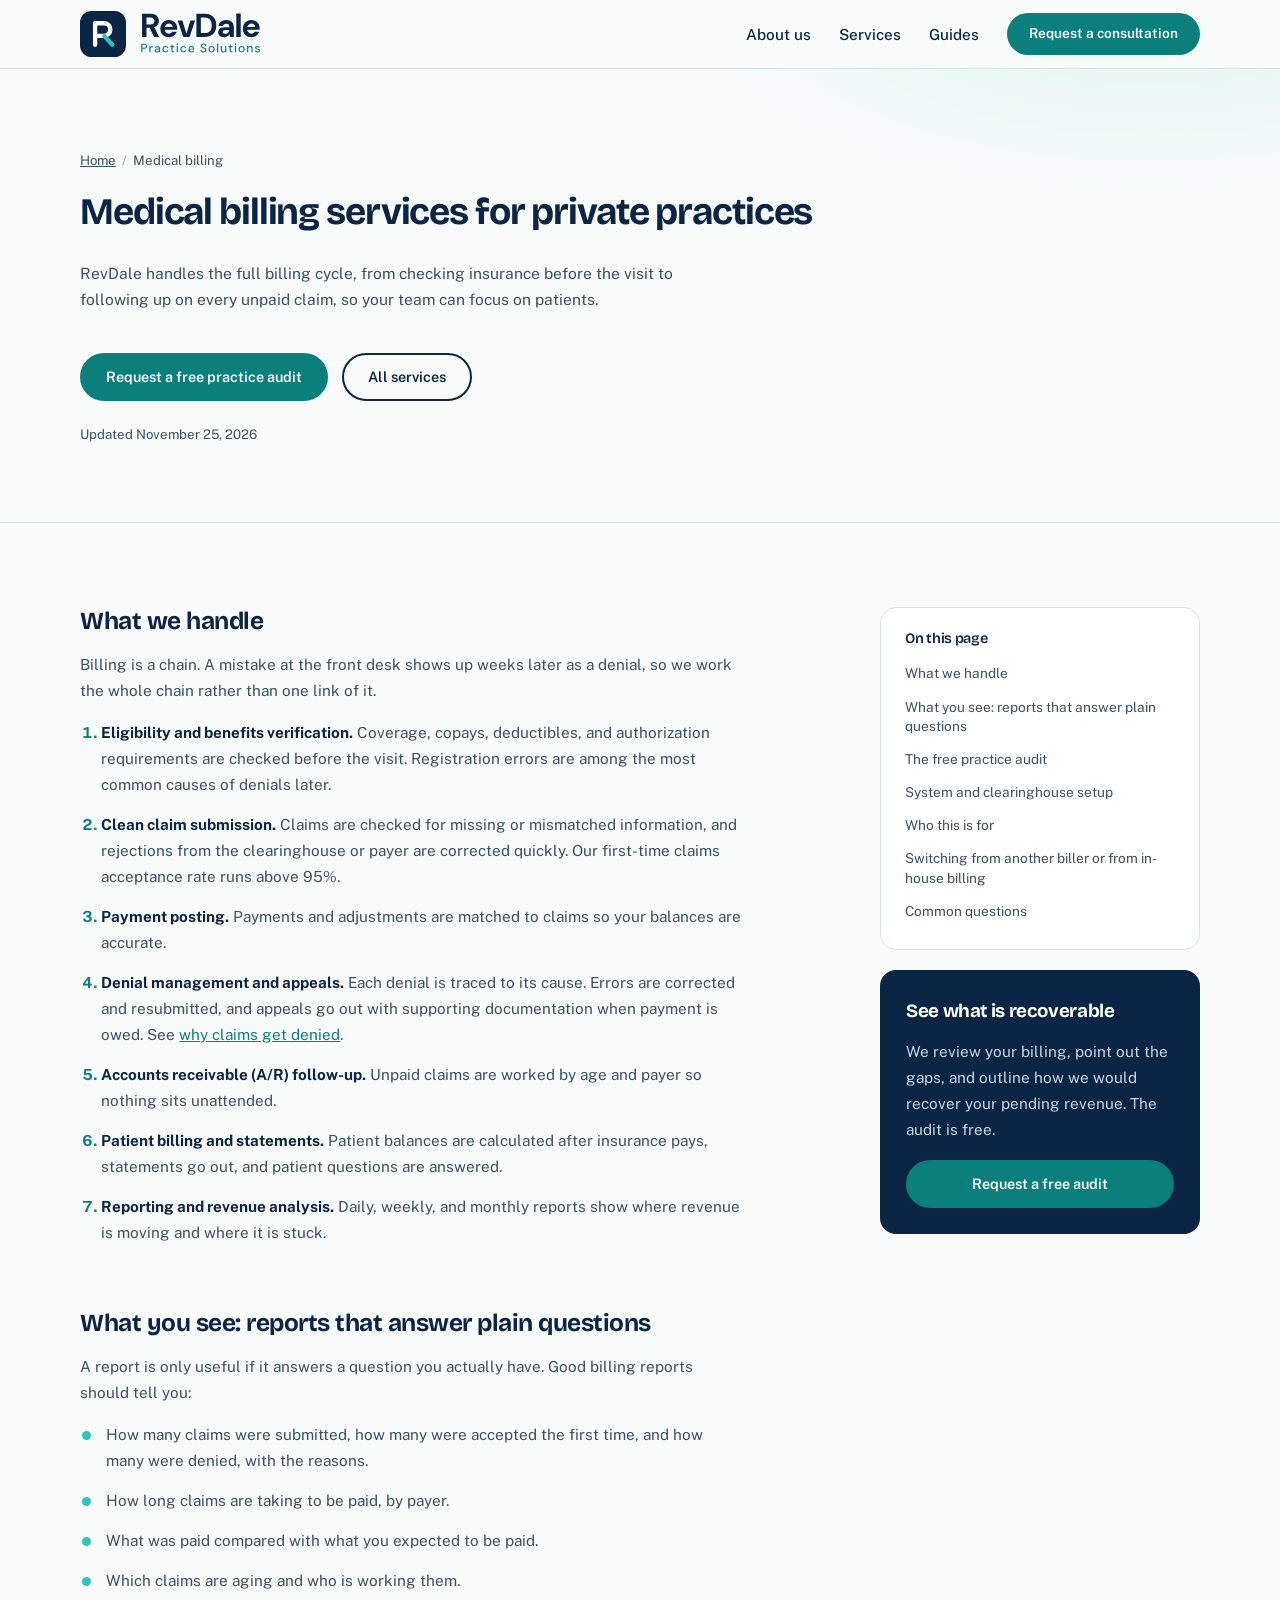
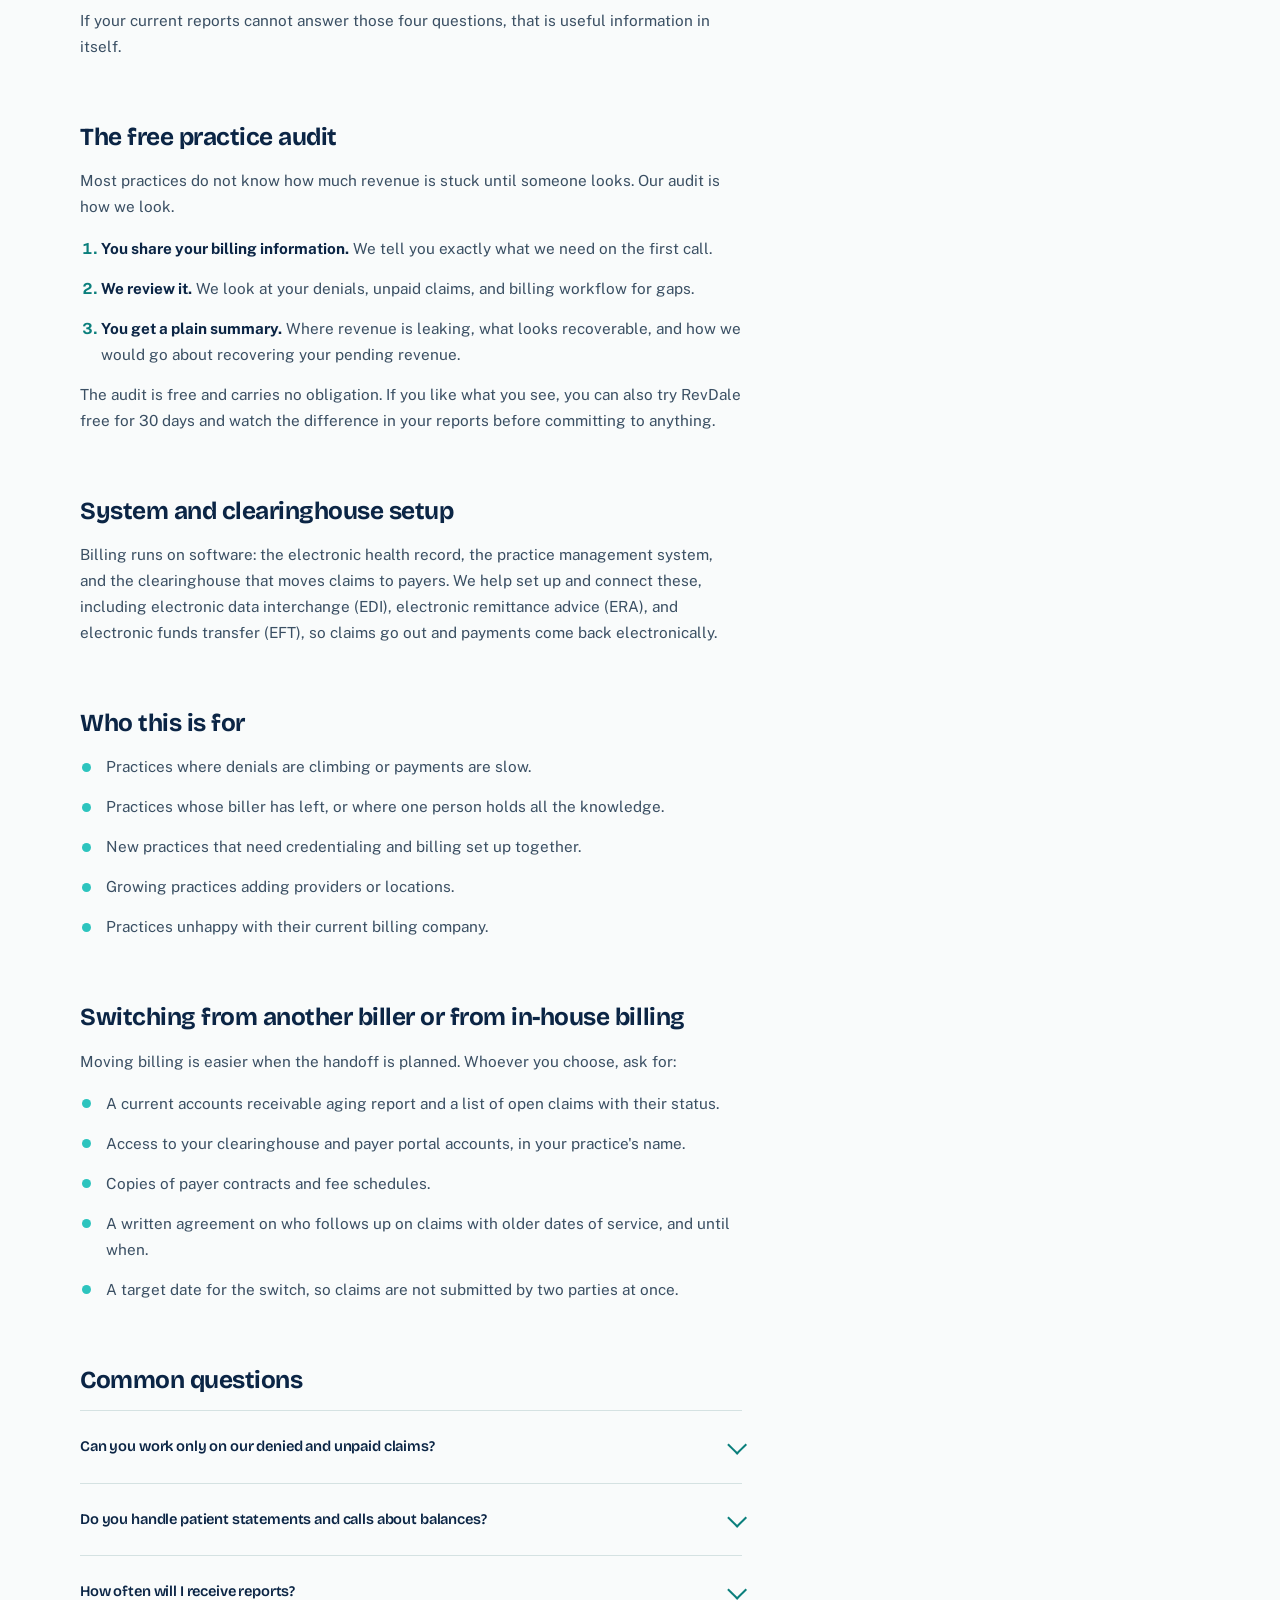
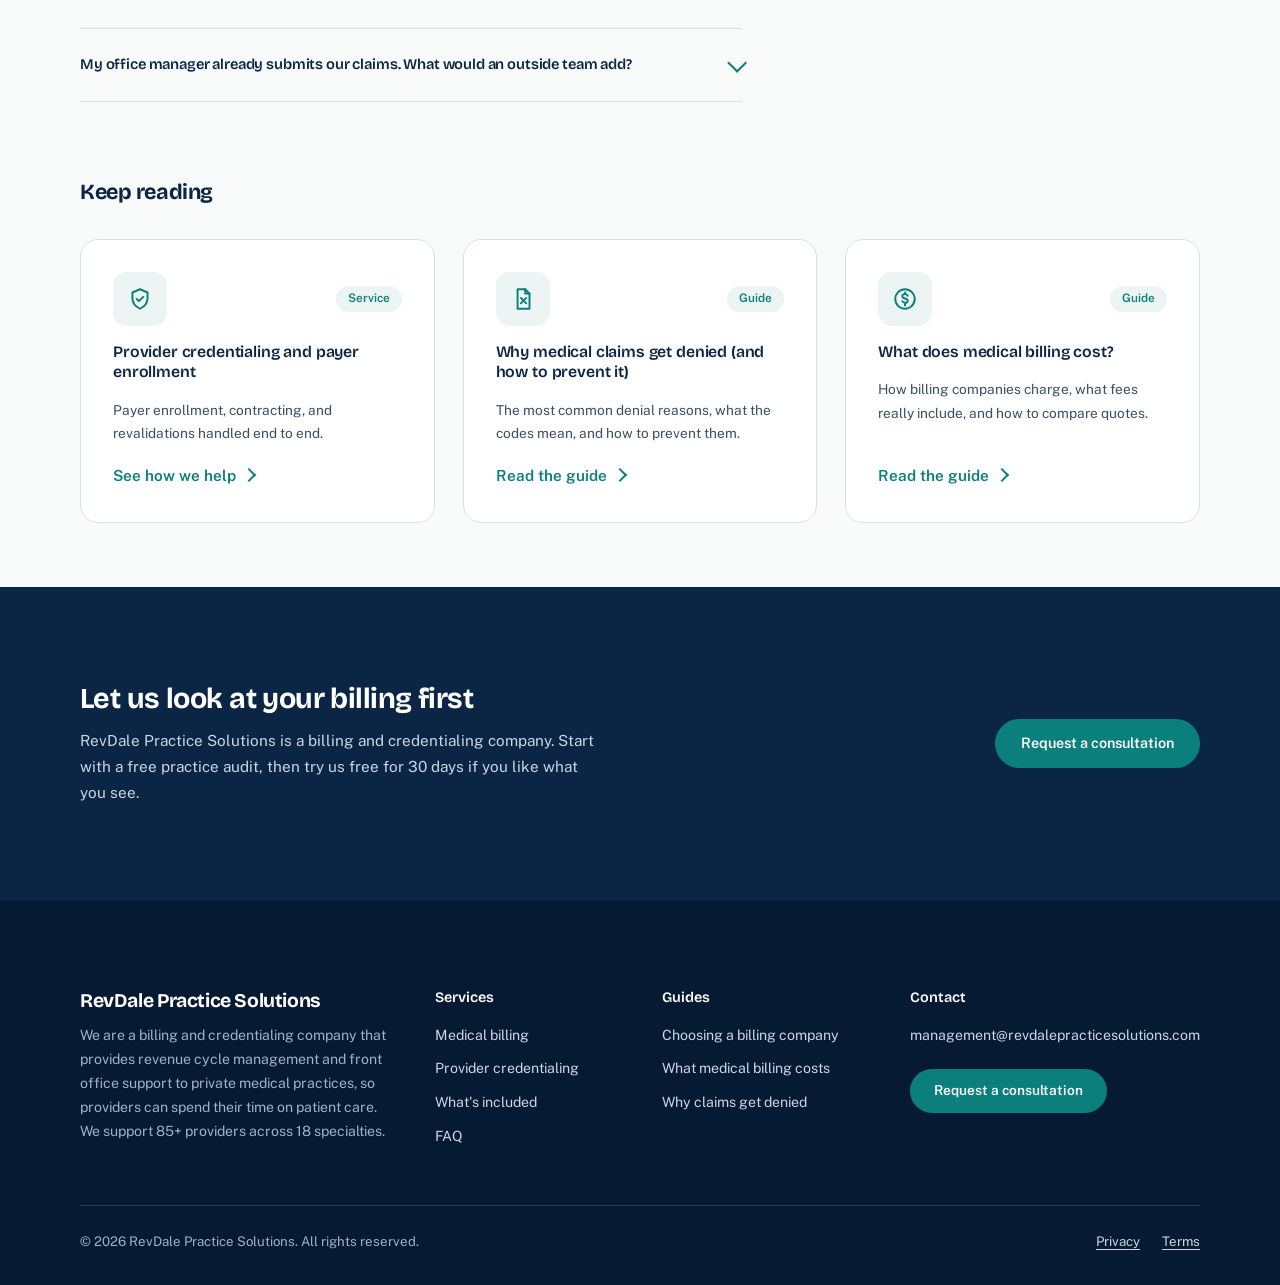
<file: medical-billing/index.html>
<!doctype html>
<html lang="en">
<head>
<meta charset="utf-8">
<meta name="viewport" content="width=device-width, initial-scale=1">
<title>Medical Billing Services for Private Practices | RevDale</title>
<meta name="description" content="Medical billing for private practices: eligibility checks, clean claims, denial appeals, A/R follow-up, and clear reports. Request a free practice audit.">
<meta name="robots" content="index, follow, max-image-preview:large, max-snippet:-1, max-video-preview:-1">
<meta name="theme-color" content="#0B2545">
<link rel="canonical" href="https://revdalepracticesolutions.com/medical-billing/">
<meta property="og:site_name" content="RevDale Practice Solutions">
<meta property="og:locale" content="en_US">
<meta property="og:type" content="website">
<meta property="og:url" content="https://revdalepracticesolutions.com/medical-billing/">
<meta property="og:title" content="Medical Billing Services for Private Practices | RevDale">
<meta property="og:description" content="Medical billing for private practices: eligibility checks, clean claims, denial appeals, A/R follow-up, and clear reports. Request a free practice audit.">
<meta property="og:image" content="https://revdalepracticesolutions.com/og-image.png">
<meta property="og:image:width" content="1200">
<meta property="og:image:height" content="630">
<meta name="twitter:card" content="summary_large_image">
<meta name="twitter:title" content="Medical Billing Services for Private Practices | RevDale">
<meta name="twitter:description" content="Medical billing for private practices: eligibility checks, clean claims, denial appeals, A/R follow-up, and clear reports. Request a free practice audit.">
<meta name="twitter:image" content="https://revdalepracticesolutions.com/og-image.png">
<link rel="icon" href="data:image/svg+xml,%3Csvg xmlns='http://www.w3.org/2000/svg' viewBox='0 0 32 32'%3E%3Crect width='32' height='32' rx='8' fill='%230B2545'/%3E%3Cpath d='M9 23V9h7a4.5 4.5 0 0 1 0 9h-7m7 0 6 5' fill='none' stroke='%232DC4BE' stroke-width='3' stroke-linecap='round' stroke-linejoin='round'/%3E%3C/svg%3E">
<link rel="preconnect" href="https://fonts.googleapis.com">
<link rel="preconnect" href="https://fonts.gstatic.com" crossorigin>
<link href="https://fonts.googleapis.com/css2?family=Bricolage+Grotesque:opsz,wght@12..96,500..800&family=Public+Sans:wght@400;500;600&display=swap" rel="stylesheet">
<link rel="stylesheet" href="/assets/site.css">
<script type="application/ld+json">
{
 "@context": "https://schema.org",
 "@graph": [
  {
   "@type": "BreadcrumbList",
   "itemListElement": [
    {
     "@type": "ListItem",
     "position": 1,
     "name": "Home",
     "item": "https://revdalepracticesolutions.com/"
    },
    {
     "@type": "ListItem",
     "position": 2,
     "name": "Medical billing",
     "item": "https://revdalepracticesolutions.com/medical-billing/"
    }
   ]
  },
  {
   "@type": "Service",
   "@id": "https://revdalepracticesolutions.com/medical-billing/#service",
   "name": "Medical billing services for private practices",
   "description": "Medical billing for private practices: eligibility checks, clean claims, denial appeals, A/R follow-up, and clear reports. Request a free practice audit.",
   "url": "https://revdalepracticesolutions.com/medical-billing/",
   "provider": {
    "@id": "https://revdalepracticesolutions.com/#organization"
   },
   "inLanguage": "en-US",
   "serviceType": "Medical billing and credentialing"
  },
  {
   "@type": "WebPage",
   "@id": "https://revdalepracticesolutions.com/medical-billing/#webpage",
   "url": "https://revdalepracticesolutions.com/medical-billing/",
   "name": "Medical Billing Services for Private Practices | RevDale",
   "description": "Medical billing for private practices: eligibility checks, clean claims, denial appeals, A/R follow-up, and clear reports. Request a free practice audit.",
   "dateModified": "2026-11-25",
   "isPartOf": {
    "@id": "https://revdalepracticesolutions.com/#website"
   },
   "about": {
    "@id": "https://revdalepracticesolutions.com/medical-billing/#service"
   }
  },
  {
   "@type": "FAQPage",
   "@id": "https://revdalepracticesolutions.com/medical-billing/#faq",
   "mainEntity": [
    {
     "@type": "Question",
     "name": "Can you work only on our denied and unpaid claims?",
     "acceptedAnswer": {
      "@type": "Answer",
      "text": "That is a good place to start. Share your pending and denied claims and we will tell you what is recoverable at no cost. From there you decide what, if anything, to hand over."
     }
    },
    {
     "@type": "Question",
     "name": "Do you handle patient statements and calls about balances?",
     "acceptedAnswer": {
      "@type": "Answer",
      "text": "Yes. Patient billing support and statements are part of our revenue cycle service, and calling patients about balances and insurance confirmation is part of our scheduling support."
     }
    },
    {
     "@type": "Question",
     "name": "How often will I receive reports?",
     "acceptedAnswer": {
      "@type": "Answer",
      "text": "We provide daily, weekly, and monthly reports."
     }
    },
    {
     "@type": "Question",
     "name": "My office manager already submits our claims. What would an outside team add?",
     "acceptedAnswer": {
      "@type": "Answer",
      "text": "Depth and coverage. Billing needs continuous denial follow-up, attention to payer rule changes, and someone to cover when staff are out. Many practices start with the free audit to see what an outside review finds before deciding anything."
     }
    }
   ]
  }
 ]
}
</script>
</head>
<body>
<a class="skip" href="#main">Skip to content</a>
<header class="site-header">
  <div class="wrap bar">
    <a class="brand" href="/" aria-label="RevDale Practice Solutions, home">
      <svg class="logo-svg" xmlns="http://www.w3.org/2000/svg" viewBox="0 0 258.0 64" aria-hidden="true" focusable="false"><rect width="64" height="64" rx="16" fill="#0B2545"/><path d="M21 47V17h12.5a8.75 8.75 0 0 1 0 17.5H21" fill="none" stroke="#FFFFFF" stroke-width="6" stroke-linecap="round" stroke-linejoin="round"/><path d="M34 35l11 12" fill="none" stroke="#2DC4BE" stroke-width="6" stroke-linecap="round"/><path transform="translate(84 36)" d="M2.32260693359375 0.0V-32.2H14.3634326171875Q18.2432900390625 -32.2 20.783593994140624 -30.867589111328126Q23.32389794921875 -29.53517822265625 24.568273193359374 -27.31132080078125Q25.8126484375 -25.08746337890625 25.8126484375 -22.3385703125Q25.8126484375 -19.7625703125 24.599201904296876 -17.533159423828124Q23.38575537109375 -15.30374853515625 20.839897949218752 -13.948337646484376Q18.29404052734375 -12.5929267578125 14.2872900390625 -12.5929267578125H8.532505859375V0.0ZM19.01903466796875 0.0 12.3934287109375 -14.155320800781249H19.117256347656248L26.10768408203125 0.0ZM8.532505859375 -17.11196630859375H13.9795751953125Q16.7967158203125 -17.11196630859375 18.130732666015625 -18.488018798828126Q19.46474951171875 -19.8640712890625 19.46474951171875 -22.1307841796875Q19.46474951171875 -24.36260400390625 18.149768310546875 -25.6910673828125Q16.834787109375 -27.019530761718748 13.96053955078125 -27.019530761718748H8.532505859375Z M39.693055419921876 0.552Q36.18437622070313 0.552 33.492590087890626 -0.9295178222656248Q30.800803955078123 -2.4110356445312497 29.28439306640625 -5.061589111328125Q27.767982177734375 -7.7121425781249995 27.767982177734375 -11.19228515625Q27.767982177734375 -14.7723564453125 29.26139306640625 -17.507767333984376Q30.754803955078124 -20.24317822265625 33.442625732421874 -21.805589111328125Q36.130447509765624 -23.368 39.70416235351563 -23.368Q43.11609106445313 -23.368 45.71032373046875 -21.886482177734372Q48.30455639648437 -20.40496435546875 49.76782470703125 -17.868624755859376Q51.231093017578125 -15.33228515625 51.231093017578125 -12.1027841796875Q51.231093017578125 -11.6427841796875 51.21761083984375 -11.073337646484376Q51.204128662109376 -10.50389111328125 51.13116430664063 -9.88685546875H32.202950439453126V-13.685786132812499H44.932372314453126Q44.79437231445313 -15.85417626953125 43.338212890625 -17.14457678222656Q41.882053466796876 -18.434977294921875 39.720019775390625 -18.434977294921875Q38.119520751953125 -18.434977294921875 36.78153955078125 -17.722763427734375Q35.443558349609376 -17.010549560546874 34.664719726562495 -15.566295837402343Q33.88588110351562 -14.122042114257813 33.88588110351562 -11.89974853515625V-10.55781982421875Q33.88588110351562 -8.708259887695313 34.62030883789062 -7.348064819335938Q35.35473657226562 -5.987869750976563 36.67289178466797 -5.247102416992187Q37.99104699707031 -4.506335083007812 39.63912670898438 -4.506335083007812Q41.330053466796876 -4.506335083007812 42.48165942382812 -5.2597984619140625Q43.63326538085937 -6.013261840820312 44.23444360351563 -7.2394296874999995H50.56012866210938Q49.90819995117187 -5.04253662109375 48.37989599609375 -3.27867919921875Q46.85159204101562 -1.51482177734375 44.64280590820312 -0.481410888671875Q42.434019775390624 0.552 39.693055419921876 0.552Z M59.57805151367187 0.0 51.976124755859374 -22.816H58.50484545898438L63.95787817382812 -4.5440301513671875H64.13632470703125L69.60839306640625 -22.816H76.072078125L68.4701513671875 0.0Z M77.93860693359375 0.0V-32.2H89.13378888141557Q94.74787470112322 -32.2 98.41742099313973 -30.204553466796874Q102.08696728515625 -28.20910693359375 103.85796728515625 -24.598106933593748Q105.62896728515625 -20.98710693359375 105.62896728515625 -16.08889306640625Q105.62896728515625 -11.22875048828125 103.85796728515625 -7.6137861328125Q102.08696728515625 -3.9988217773437498 98.42327446532335 -1.9994108886718749Q94.75958164549044 0.0 89.12289599609375 0.0ZM84.148505859375 -5.3232197265625H88.788216796875Q92.76054752456872 -5.3232197265625 95.05400496345624 -6.608058349609375Q97.34746240234375 -7.89289697265625 98.31426538085938 -10.3095029296875Q99.281068359375 -12.72610888671875 99.281068359375 -16.08889306640625Q99.281068359375 -19.48974853515625 98.31426538085938 -21.90239013671875Q97.34746240234375 -24.31503173828125 95.05400496345624 -25.622870361328125Q92.76054752456872 -26.930708984375 88.788216796875 -26.930708984375H84.148505859375Z M116.22076733398437 0.552Q113.45878515625 0.552 111.66458441162109 -0.37355346679687496Q109.87038366699218 -1.29910693359375 109.01819183349609 -2.868660400390625Q108.166 -4.4382138671875 108.166 -6.3242138671875Q108.166 -8.42753466796875 109.25069752165328 -10.022898610158009Q110.33539504330658 -11.618262552347268 112.54037130488905 -12.524345143361135Q114.74534756647154 -13.430427734375 118.09943289929767 -13.430427734375H123.8345703125Q123.8345703125 -15.130863891601562 123.35962748904345 -16.23058321126302Q122.88468466558689 -17.33030253092448 121.89518336896198 -17.869157735188804Q120.90568207233707 -18.408012939453126 119.37885937499999 -18.408012939453126Q117.6102177734375 -18.408012939453126 116.33171875 -17.610929016113282Q115.0532197265625 -16.813845092773438 114.76611279296876 -15.146712890625H108.733857421875Q108.98415702056884 -17.659485830911777 110.38810994338989 -19.495403315846513Q111.79206286621094 -21.33132080078125 114.124572265625 -22.349660400390626Q116.45708166503906 -23.368 119.40582373046874 -23.368Q122.69158242458766 -23.368 125.08487127685547 -22.275893066406248Q127.47816012912327 -21.1837861328125 128.76131468370227 -19.104268310546875Q130.04446923828124 -17.02475048828125 130.04446923828124 -14.03V0.0H124.88620544433593L124.21565100097656 -3.55153466796875H124.07765100097656Q123.43410754692263 -2.5408448570514546 122.61004437404725 -1.7754355510843212Q121.78598120117186 -1.0100262451171875 120.80808392333984 -0.49807550048828125Q119.83018664550781 0.013875244140625 118.67447481258617 0.28293762207031253Q117.51876297966452 0.552 116.22076733398437 0.552ZM118.13998609734973 -4.25096826171875Q119.39473364257812 -4.25096826171875 120.34885321044922 -4.6752890625Q121.30297277832031 -5.09960986328125 121.98029357910156 -5.844942298583984Q122.6576143798828 -6.5902747338867185 123.05734185791015 -7.565558344726563Q123.45706933593749 -8.540841955566407 123.59189111328125 -9.626738159179688V-9.6314970703125H118.8015009765625Q117.38339599609375 -9.6314970703125 116.47527221679687 -9.277765380859375Q115.5671484375 -8.92403369140625 115.14441674804686 -8.3006416015625Q114.72168505859375 -7.67724951171875 114.72168505859375 -6.85875048828125Q114.72168505859375 -6.013287109375 115.14897156385436 -5.426377197265625Q115.57625806911496 -4.83946728515625 116.3497126660869 -4.5452177734375Q117.12316726305885 -4.25096826171875 118.13998609734973 -4.25096826171875Z M133.4008123779297 0.0V-32.43H139.61071130371093V0.0Z M154.46505541992187 0.552Q150.95637622070313 0.552 148.2645900878906 -0.9295178222656248Q145.57280395507811 -2.4110356445312497 144.05639306640626 -5.061589111328125Q142.53998217773437 -7.7121425781249995 142.53998217773437 -11.19228515625Q142.53998217773437 -14.7723564453125 144.03339306640623 -17.507767333984376Q145.52680395507812 -20.24317822265625 148.21462573242187 -21.805589111328125Q150.9024475097656 -23.368 154.47616235351563 -23.368Q157.88809106445314 -23.368 160.48232373046875 -21.886482177734372Q163.07655639648436 -20.40496435546875 164.53982470703124 -17.868624755859376Q166.00309301757812 -15.33228515625 166.00309301757812 -12.1027841796875Q166.00309301757812 -11.6427841796875 165.98961083984375 -11.073337646484376Q165.97612866210937 -10.50389111328125 165.90316430664063 -9.88685546875H146.97495043945312V-13.685786132812499H159.7043723144531Q159.56637231445313 -15.85417626953125 158.110212890625 -17.14457678222656Q156.65405346679688 -18.434977294921875 154.49201977539062 -18.434977294921875Q152.89152075195312 -18.434977294921875 151.55353955078124 -17.722763427734375Q150.21555834960938 -17.010549560546874 149.4367197265625 -15.566295837402343Q148.65788110351562 -14.122042114257813 148.65788110351562 -11.89974853515625V-10.55781982421875Q148.65788110351562 -8.708259887695313 149.39230883789062 -7.348064819335938Q150.12673657226563 -5.987869750976563 151.44489178466796 -5.247102416992187Q152.76304699707032 -4.506335083007812 154.41112670898437 -4.506335083007812Q156.10205346679686 -4.506335083007812 157.2536594238281 -5.2597984619140625Q158.40526538085936 -6.013261840820312 159.0064436035156 -7.2394296874999995H165.33212866210937Q164.68019995117186 -5.04253662109375 163.15189599609374 -3.27867919921875Q161.62359204101563 -1.51482177734375 159.4148059082031 -0.481410888671875Q157.20601977539062 0.552 154.46505541992187 0.552Z" fill="#0B2545"/><path transform="translate(84 57.5) scale(0.9836 1)" d="M1.253287621024251 0.0V-12.04H5.368071629813313Q6.803322571955988 -12.04 7.732084081985765 -11.56253038655599Q8.660845592015542 -11.08506077311198 9.110662944410521 -10.272667141113281Q9.560480296805501 -9.460273509114582 9.560480296805501 -8.43192787923177Q9.560480296805501 -7.439330688476563 9.120247649897635 -6.62410675738901Q8.68001500298977 -5.808882826301455 7.7526910991755855 -5.3191024238929145Q6.825367195361403 -4.829322021484375 5.368071629813313 -4.829322021484375H2.9732739735633134V0.0ZM2.9732739735633134 -6.256121020507813H5.302388901168108Q6.648699127471447 -6.256121020507813 7.225815005107224 -6.847723955501616Q7.802930882743001 -7.439326890495419 7.802930882743001 -8.432153012260795Q7.802930882743001 -9.468942884895206 7.225815005107224 -10.044927350650728Q6.648699127471447 -10.62091181640625 5.302388901168108 -10.62091181640625H2.9732739735633134Z M12.69162737454176 0.0V-8.66026298828125H14.236056988799572L14.383785504424573 -7.027251750388741Q14.680241949737072 -7.611166765037179 15.1423253550753 -8.020012552016974Q15.604408760413527 -8.428858338996768 16.23857150295973 -8.647760663639009Q16.872734245505928 -8.86666298828125 17.665233502471448 -8.86666298828125V-7.058898266601562H17.059465319275855Q16.516634257164597 -7.058898266601562 16.0346665479511 -6.9231525459632275Q15.552698838737607 -6.787406825324893 15.185863935123383 -6.481119808299839Q14.81902903150916 -6.174832791274786 14.615321379294992 -5.644700119952857Q14.411613727080823 -5.114567448630929 14.411613727080823 -4.323073750647903V0.0Z M23.47419128417969 0.2064Q22.41086051184833 0.2064 21.708381080695986 -0.1565085571289062Q21.005901649543645 -0.5194171142578125 20.66229722529203 -1.1274277709960938Q20.318692801040413 -1.735438427734375 20.318692801040413 -2.449242626953125Q20.318692801040413 -3.3030683243483305 20.758860213236325 -3.9091383646351128Q21.19902762543224 -4.515208404921895 22.02824447829388 -4.842291580390635Q22.857461331155523 -5.169374755859375 24.019292094280942 -5.169374755859375H26.261480067512394Q26.261480067512394 -5.9291043595045805 26.04145945267176 -6.43001407576998Q25.821438837831124 -6.930923792035381 25.379995481783446 -7.183812359884878Q24.938552125735765 -7.436700927734375 24.272702371352914 -7.436700927734375Q23.50167242272198 -7.436700927734375 22.94515040973276 -7.063838971744477Q22.388628396743538 -6.690977015754581 22.26051758131385 -5.964281061065197H20.53776184400916Q20.638243515615724 -6.887485137977833 21.161825798335208 -7.532137961631831Q21.68540808105469 -8.17679078528583 22.508480151367188 -8.52172688678354Q23.331552221679686 -8.86666298828125 24.27586543287635 -8.86666298828125Q25.481572370346058 -8.86666298828125 26.308215965369346 -8.437552172851563Q27.134859560392634 -8.008441357421875 27.558162990222044 -7.227422888183593Q27.981466420051454 -6.4464044189453125 27.981466420051454 -5.371552040168643V0.0H26.48270435950458L26.342932313606145 -1.4686778076171876Q26.168347766723357 -1.1155215206833748 25.90264446441637 -0.8099053510324195Q25.636941162109377 -0.5042891813814641 25.286144325324894 -0.27863693688213825Q24.935347488540412 -0.0529846923828125 24.484066678579097 0.07670765380859375Q24.032785868617786 0.2064 23.47419128417969 0.2064ZM23.798090030348693 -1.1950945068359375Q24.354346083137393 -1.1950945068359375 24.799693702766298 -1.4181780029296875Q25.245041322395206 -1.6412614990234375 25.562724818488956 -2.027082195920914Q25.880408314582706 -2.412902892818391 26.048802760383488 -2.8984050023249983Q26.21719720618427 -3.3839071118316055 26.233012513801455 -3.9108474386662246V-3.95648291015625H24.184878212043643Q23.44794616699219 -3.95648291015625 22.989846369205416 -3.7770917602539065Q22.531746571418644 -3.5977006103515623 22.32910204706937 -3.2824367134436967Q22.1264575227201 -2.9671728165358306 22.1264575227201 -2.5591624267578124Q22.1264575227201 -2.140175927734375 22.322117393078987 -1.8325469360351563Q22.517777263437875 -1.5249179443359375 22.894162224502843 -1.3600062255859375Q23.270547185567807 -1.1950945068359375 23.798090030348693 -1.1950945068359375Z M35.548289453125 0.2064Q34.29590210279822 0.2064 33.31184210191044 -0.36609435902992105Q32.327782101022656 -0.9385887180598421 31.76794736314091 -1.959127698958894Q31.20811262525916 -2.979666679857946 31.20811262525916 -4.317536384059031Q31.20811262525916 -5.6790058986365795 31.76794736314091 -6.697865765938163Q32.327782101022656 -7.716725633239746 33.31184210191044 -8.291694310760498Q34.29590210279822 -8.86666298828125 35.55134301964858 -8.86666298828125Q37.12657664358955 -8.86666298828125 38.19013970809003 -8.044717358398438Q39.253702772590515 -7.222771728515625 39.5426940567702 -5.821065161132813H37.75667708899677Q37.58749226393103 -6.565421177604795 36.97432810007568 -6.979808806575835Q36.361163936220336 -7.394196435546875 35.531089453125 -7.394196435546875Q34.833392005988955 -7.394196435546875 34.249752040168644 -7.044952136230469Q33.666112074348334 -6.695707836914062 33.315887056834995 -6.012982176023835Q32.96566203932166 -5.330256515133608 32.96566203932166 -4.330131494140625Q32.96566203932166 -3.5881260730257423 33.169267459243535 -3.012076354383965Q33.37287287916541 -2.4360266357421874 33.723544588573276 -2.0436595092773437Q34.074216297981145 -1.6512923828125 34.54247360468656 -1.4516609985351563Q35.010730911391974 -1.2520296142578125 35.531089453125 -1.2520296142578125Q36.091020321433334 -1.2520296142578125 36.54732587186273 -1.4379630391160103Q37.00363142229213 -1.6238964639742082 37.323117317167885 -1.9812049458542915Q37.64260321204364 -2.338513427734375 37.75667708899677 -2.8391978271484377H39.5426940567702Q39.25721372070312 -1.4695162397654045 38.18792110755145 -0.6315581198827023Q37.118628494399786 0.2064 35.548289453125 0.2064Z M46.482216489058736 0.0Q45.667096689254045 0.0 45.06312148173451 -0.25503377685546874Q44.45914627421499 -0.5100675537109375 44.1344233127892 -1.1131535766601564Q43.80970035136342 -1.716239599609375 43.80970035136342 -2.747248583984375V-7.214485620117188H42.311013876754046V-8.66026298828125H43.80970035136342L44.020929803442534 -10.844090844726562H45.52883159470832V-8.66026298828125H47.97867067766488V-7.214485620117188H45.529686703902485V-2.7409224609375Q45.529686703902485 -2.002109814453125 45.834345273238426 -1.735706652832031Q46.13900384257436 -1.4693034912109375 46.90134261210561 -1.4693034912109375H47.8945596775353V0.0Z M51.35805772122145 0.0V-8.66026298828125H53.07804407376051V0.0ZM52.2196324282527 -10.303642993164063Q51.72637119778395 -10.303642993164063 51.40619599026442 -10.615910546875Q51.08602078274489 -10.928178100585937 51.08602078274489 -11.399297900390625Q51.08602078274489 -11.87358076171875 51.40619599026442 -12.171811376953126Q51.72637119778395 -12.4700419921875 52.2196324282527 -12.4700419921875Q52.70201978176833 -12.4700419921875 53.029213458526144 -12.171811376953126Q53.35640713528395 -11.87358076171875 53.35640713528395 -11.399297900390625Q53.35640713528395 -10.928178100585937 53.029213458526144 -10.615910546875Q52.70201978176833 -10.303642993164063 52.2196324282527 -10.303642993164063Z M60.891889453125 0.2064Q59.639502102798225 0.2064 58.65544210191044 -0.36609435902992105Q57.67138210102266 -0.9385887180598421 57.111547363140915 -1.959127698958894Q56.551712625259164 -2.979666679857946 56.551712625259164 -4.317536384059031Q56.551712625259164 -5.6790058986365795 57.111547363140915 -6.697865765938163Q57.67138210102266 -7.716725633239746 58.65544210191044 -8.291694310760498Q59.639502102798225 -8.86666298828125 60.89494301964858 -8.86666298828125Q62.470176643589554 -8.86666298828125 63.53373970809004 -8.044717358398438Q64.59730277259052 -7.222771728515625 64.88629405677021 -5.821065161132813H63.10027708899677Q62.931092263931035 -6.565421177604795 62.31792810007569 -6.979808806575835Q61.70476393622034 -7.394196435546875 60.874689453125 -7.394196435546875Q60.17699200598896 -7.394196435546875 59.59335204016864 -7.044952136230469Q59.00971207434833 -6.695707836914062 58.659487056835 -6.012982176023835Q58.309262039321666 -5.330256515133608 58.309262039321666 -4.330131494140625Q58.309262039321666 -3.5881260730257423 58.51286745924354 -3.012076354383965Q58.716472879165416 -2.4360266357421874 59.067144588573285 -2.0436595092773437Q59.41781629798115 -1.6512923828125 59.88607360468656 -1.4516609985351563Q60.354330911391976 -1.2520296142578125 60.874689453125 -1.2520296142578125Q61.434620321433336 -1.2520296142578125 61.890925871862734 -1.4379630391160103Q62.34723142229214 -1.6238964639742082 62.666717317167894 -1.9812049458542915Q62.98620321204365 -2.338513427734375 63.10027708899677 -2.8391978271484377H64.88629405677021Q64.60081372070313 -1.4695162397654045 63.531521107551455 -0.6315581198827023Q62.46222849439979 0.2064 60.891889453125 0.2064Z M72.18605057532488 0.2064Q70.94068512122332 0.2064 69.98040442744046 -0.35786719440072773Q69.0201237336576 -0.9221343888014555 68.47471817945838 -1.9386471451491119Q67.92931262525916 -2.955159901496768 67.92931262525916 -4.304827001953125Q67.92931262525916 -5.67450927734375 68.46787365351469 -6.69682975384146Q69.0064346817702 -7.71915023033917 69.97215231402963 -8.29290660931021Q70.93786994628906 -8.86666298828125 72.21096139075458 -8.86666298828125Q73.48658496412635 -8.86666298828125 74.39961467444598 -8.302395793880523Q75.31264438476562 -7.738128599479794 75.80540893395244 -6.802326525878906Q76.29817348313927 -5.866524452278018 76.29817348313927 -4.731611296287179Q76.29817348313927 -4.559611296287179 76.29659195237755 -4.362333126170933Q76.29501042161584 -4.1650549560546875 76.2746473600924 -3.927418017578125H69.1932071320951V-5.14030986328125H74.58466507408916Q74.53815832519531 -6.221069493034482 73.86646611487566 -6.830466741146147Q73.19477390455603 -7.4398639892578124 72.18921363684832 -7.4398639892578124Q71.49819859778583 -7.4398639892578124 70.9109530777663 -7.125193633235991Q70.32370755774676 -6.81052327721417 69.96930326777249 -6.198110588802397Q69.61489897779822 -5.585697900390625 69.61489897779822 -4.659307202148438V-4.171381079101563Q69.61489897779822 -3.2145407958984373 69.96744898841084 -2.5563587227210403Q70.31999899902344 -1.898176649543643 70.90368588177114 -1.5624508858069777Q71.48737276451885 -1.2267251220703126 72.17972445227801 -1.2267251220703126Q73.00909325110614 -1.2267251220703126 73.54362375488282 -1.5872544974938037Q74.07815425865948 -1.9477838729172945 74.33323685143291 -2.567231780731678H76.0550015731126Q75.82858639817833 -1.7759379468768834 75.2977361853525 -1.1491789518892765Q74.76688597252667 -0.5224199569016695 73.9836943306312 -0.15800997845083475Q73.20050268873572 0.2064 72.18605057532488 0.2064Z  M89.33886232486665 0.2064Q88.02078844791353 0.2064 87.02615467105807 -0.2657108154296875Q86.0315208942026 -0.737821630859375 85.48092405582369 -1.5978216308593751Q84.93032721744478 -2.457821630859375 84.92083803287447 -3.618326123046875H86.7317658160776Q86.73809193912447 -2.963735107421875 87.04275050846041 -2.422525622558594Q87.34740907779634 -1.8813161376953125 87.92301856265962 -1.5619282836914063Q88.49862804752291 -1.2425404296875 89.33569926334323 -1.2425404296875Q90.06185966373384 -1.2425404296875 90.5842876178354 -1.4806728759765626Q91.10671557193697 -1.718805322265625 91.3839926105112 -2.1405039916992186Q91.66126964908541 -2.5622026611328126 91.66126964908541 -3.105882861328125Q91.66126964908541 -3.7493939909517766 91.37433368186504 -4.159130861492455Q91.08739771464468 -4.568867732033134 90.59376497698129 -4.835543642254174Q90.1001322393179 -5.102219552475214 89.4588953250445 -5.308987719802484Q88.8176584107711 -5.515755887129754 88.10681058723331 -5.755971372917294Q86.68112243547738 -6.233617159897089 85.98523880351186 -6.96832571862042Q85.28935517154635 -7.70303427734375 85.28935517154635 -8.896554077148437Q85.28935517154635 -9.908584692382812 85.76571507144868 -10.657673876953124Q86.24207497135103 -11.406763061523437 87.1171979327768 -11.826581530761718Q87.99232089420259 -12.2464 89.16824701724947 -12.2464Q90.34278844791353 -12.2464 91.2163298785776 -11.817981530761719Q92.08987130924166 -11.389563061523438 92.58886814762056 -10.630292346191407Q93.08786498599947 -9.871021630859374 93.09735417056979 -8.858991015625H91.27693720279635Q91.27377414127291 -9.329323461914063 91.03000791812838 -9.769803662109375Q90.78624169498384 -10.210283862304687 90.30750608707369 -10.496853247070312Q89.82877047916354 -10.783422631835938 89.12297314029635 -10.783422631835938Q88.5326343707651 -10.800622631835937 88.06951723209322 -10.59214559326172Q87.60640009342134 -10.3836685546875 87.3447415240854 -9.994788354492186Q87.08308295474947 -9.605908154296875 87.08308295474947 -9.040480200195313Q87.08308295474947 -8.503126123046876 87.31983070865573 -8.162486022949219Q87.55657846256197 -7.821845922851563 88.00111090885103 -7.585098168945313Q88.44564335514009 -7.348350415039063 89.04250508609712 -7.1498580688476565Q89.63936681705417 -6.95136572265625 90.35959477115573 -6.712344091796875Q91.24628395572603 -6.416781030273437 91.9478253863901 -5.995381030273437Q92.64936681705416 -5.573981030273438 93.05534518619478 -4.9140549072265625Q93.46132355533541 -4.254128784179687 93.46132355533541 -3.2140242919921875Q93.46132355533541 -2.32555673828125 92.99445284000338 -1.5459229614257812Q92.52758212467134 -0.7662891845703125 91.61736681705415 -0.2799445922851562Q90.70715150943697 0.2064 89.33886232486665 0.2064Z M100.7214080951466 0.2064Q99.50083694166541 0.2064 98.5281477570951 -0.358534746517241Q97.55545857252478 -0.923469493034482 96.99658559889198 -1.946772496337767Q96.43771262525917 -2.970075499641052 96.43771262525917 -4.325287438418507Q96.43771262525917 -5.69778974609375 97.00360406813026 -6.718477575683593Q97.56949551100135 -7.739165405273438 98.5488564446045 -8.302914196777344Q99.52821737820763 -8.86666298828125 100.7487508135658 -8.86666298828125Q101.98600388502479 -8.86666298828125 102.95654201979042 -8.302914196777344Q103.92708015455604 -7.739165405273438 104.48595312818885 -6.720812540409483Q105.04482610182167 -5.702459675545528 105.04482610182167 -4.326426837013272Q105.04482610182167 -2.966775341796875 104.47893465895058 -1.9451224174156785Q103.91304321607947 -0.923469493034482 102.93587130874734 -0.358534746517241Q101.9586994014152 0.2064 100.7214080951466 0.2064ZM100.72668438087172 -1.27239267578125Q101.4228036164701 -1.27239267578125 102.00226850904824 -1.6135553779944778Q102.58173340162635 -1.9547180802077055 102.93450504469276 -2.639091459037476Q103.28727668775916 -3.323464837867247 103.28727668775916 -4.331223439660536Q103.28727668775916 -5.353002392578125 102.94191908967943 -6.029669226074219Q102.59656149159969 -6.7063360595703125 102.01872190728372 -7.047103186035156Q101.44088232296775 -7.3878703125 100.7510145786021 -7.3878703125Q100.07614395911396 -7.3878703125 99.49023011634053 -7.047103186035156Q98.90431627356709 -6.7063360595703125 98.54978915644438 -6.028379436035156Q98.19526203932166 -5.3504228125 98.19526203932166 -4.328937074387752Q98.19526203932166 -3.3224731853653897 98.54803368238808 -2.6385956327865476Q98.90080532545448 -1.9547180802077055 99.47443770380767 -1.6135553779944778Q100.04807008216083 -1.27239267578125 100.72668438087172 -1.27239267578125Z M108.42482737454176 0.0V-12.384H110.14481372708083V0.0Z M117.02652211809456 0.2064Q116.01073490045071 0.2064 115.26429037450701 -0.20320717295110224Q114.51784584856331 -0.6128143459022045 114.11623939104379 -1.445572021459043Q113.71463293352426 -2.2783296970158817 113.71463293352426 -3.526897857889533V-8.66026298828125H115.43145622453989V-3.707509086255413Q115.43145622453989 -2.4877196341872216 115.95873177545072 -1.872148501175642Q116.48600732636154 -1.2565773681640624 117.49116818883722 -1.2565773681640624Q118.16965798000443 -1.2565773681640624 118.70894035422529 -1.5813212789729238Q119.24822272844614 -1.906065189781785 119.55989976702035 -2.523730181365388Q119.87157680559457 -3.1413951729489913 119.87157680559457 -4.03375827326581V-8.66026298828125H121.59156315813362V0.0H120.05345966692269L119.93899211321175 -1.47765888671875Q119.54226147356331 -0.6957024169921875 118.78091791887582 -0.24465120849609373Q118.01957436418832 0.2064 117.02652211809456 0.2064Z M128.85981648905874 0.0Q128.04469668925404 0.0 127.44072148173451 -0.25503377685546874Q126.83674627421499 -0.5100675537109375 126.51202331278921 -1.1131535766601564Q126.18730035136342 -1.716239599609375 126.18730035136342 -2.747248583984375V-7.214485620117188H124.68861387675405V-8.66026298828125H126.18730035136342L126.39852980344253 -10.844090844726562H127.90643159470832V-8.66026298828125H130.35627067766487V-7.214485620117188H127.90728670390249V-2.7409224609375Q127.90728670390249 -2.002109814453125 128.21194527323843 -1.735706652832031Q128.51660384257437 -1.4693034912109375 129.2789426121056 -1.4693034912109375H130.27215967753529V0.0Z M133.73565772122143 0.0V-8.66026298828125H135.4556440737605V0.0ZM134.59723242825268 -10.303642993164063Q134.10397119778395 -10.303642993164063 133.78379599026442 -10.615910546875Q133.46362078274487 -10.928178100585937 133.46362078274487 -11.399297900390625Q133.46362078274487 -11.87358076171875 133.78379599026442 -12.171811376953126Q134.10397119778395 -12.4700419921875 134.59723242825268 -12.4700419921875Q135.07961978176832 -12.4700419921875 135.40681345852613 -12.171811376953126Q135.73400713528395 -11.87358076171875 135.73400713528395 -11.399297900390625Q135.73400713528395 -10.928178100585937 135.40681345852613 -10.615910546875Q135.07961978176832 -10.303642993164063 134.59723242825268 -10.303642993164063Z M143.2130080951466 0.2064Q141.9924369416654 0.2064 141.0197477570951 -0.358534746517241Q140.04705857252478 -0.923469493034482 139.48818559889196 -1.946772496337767Q138.92931262525914 -2.970075499641052 138.92931262525914 -4.325287438418507Q138.92931262525914 -5.69778974609375 139.49520406813025 -6.718477575683593Q140.06109551100135 -7.739165405273438 141.0404564446045 -8.302914196777344Q142.01981737820762 -8.86666298828125 143.2403508135658 -8.86666298828125Q144.4776038850248 -8.86666298828125 145.4481420197904 -8.302914196777344Q146.41868015455603 -7.739165405273438 146.97755312818884 -6.720812540409483Q147.53642610182166 -5.702459675545528 147.53642610182166 -4.326426837013272Q147.53642610182166 -2.966775341796875 146.97053465895056 -1.9451224174156785Q146.40464321607948 -0.923469493034482 145.42747130874733 -0.358534746517241Q144.4502994014152 0.2064 143.2130080951466 0.2064ZM143.2182843808717 -1.27239267578125Q143.91440361647008 -1.27239267578125 144.4938685090482 -1.6135553779944778Q145.07333340162634 -1.9547180802077055 145.42610504469275 -2.639091459037476Q145.77887668775915 -3.323464837867247 145.77887668775915 -4.331223439660536Q145.77887668775915 -5.353002392578125 145.4335190896794 -6.029669226074219Q145.08816149159966 -6.7063360595703125 144.5103219072837 -7.047103186035156Q143.93248232296773 -7.3878703125 143.2426145786021 -7.3878703125Q142.56774395911395 -7.3878703125 141.98183011634052 -7.047103186035156Q141.39591627356708 -6.7063360595703125 141.04138915644438 -6.028379436035156Q140.68686203932165 -5.3504228125 140.68686203932165 -4.328937074387752Q140.68686203932165 -3.3224731853653897 141.03963368238806 -2.6385956327865476Q141.39240532545446 -1.9547180802077055 141.96603770380764 -1.6135553779944778Q142.53967008216082 -1.27239267578125 143.2182843808717 -1.27239267578125Z M150.91642737454177 0.0V-8.66026298828125H152.4545308657527L152.56469631985428 -7.186115049675107Q152.9692400072247 -7.964560571289063 153.726111718227 -8.415611779785156Q154.48298342922928 -8.86666298828125 155.47603567532303 -8.86666298828125Q156.5047207933575 -8.86666298828125 157.2443207933575 -8.453891981574893Q157.9839207933575 -8.041120974868535 158.39039467031063 -7.209326849639416Q158.79686854726376 -6.377532724410296 158.79686854726376 -5.126244766920805V0.0H157.08004525624813V-4.95246639778018Q157.08004525624813 -6.159765191924572 156.5482978616521 -6.78172540602088Q156.01655046705605 -7.403685620117187 155.01006096829178 -7.403685620117187Q154.33432413808407 -7.403685620117187 153.79704597115665 -7.077754982063174Q153.25976780422926 -6.751824344009161 152.94809076565502 -6.1365099184870715Q152.63641372708082 -5.521195492964983 152.63641372708082 -4.625321567183733V0.0Z M165.71543733971419 0.2064Q164.61105540612044 0.2064 163.78424655602277 -0.15801417766958475Q162.95743770592512 -0.5224283553391695 162.47829469684217 -1.1764750472337009Q161.9991516877592 -1.830521739128232 161.89684507154826 -2.6990237060546876H163.63857917799356Q163.72684885572792 -2.28864140625 163.98108918085845 -1.9440699882164596Q164.23532950598897 -1.5994985701829194 164.67054671100232 -1.394133476985991Q165.10576391601563 -1.1887683837890626 165.716822032097 -1.1887683837890626Q166.28155421302023 -1.1887683837890626 166.64535385371002 -1.353553076171875Q167.0091534943998 -1.5183377685546875 167.1889913361967 -1.7973233642578124Q167.36882917799355 -2.0763089599609375 167.36882917799355 -2.4038627197265625Q167.36882917799355 -2.8821600341796874 167.1320814240873 -3.1347803100585936Q166.89533367018106 -3.3874005859375 166.44079363642487 -3.53367649615854Q165.98625360266865 -3.6799524063795803 165.3440149902344 -3.80069189453125Q164.7551333496094 -3.9125899276047944 164.1947932739258 -4.089287602962553Q163.6344531982422 -4.265985278320312 163.1922007271156 -4.54334052734375Q162.74994825598898 -4.820695776367187 162.4908935265616 -5.243906565788388Q162.23183879713417 -5.667117355209589 162.23183879713417 -6.276684748634696Q162.23183879713417 -7.024193174675107 162.6256116120756 -7.611289946712553Q163.019384427017 -8.19838671875 163.75107907343659 -8.532524853515625Q164.48277371985617 -8.86666298828125 165.4883347900391 -8.86666298828125Q166.93067364661397 -8.86666298828125 167.81118243037017 -8.185187848697602Q168.69169121412637 -7.503712709113955 168.83991943678262 -6.249006092903018H167.1750898225248Q167.09566159986855 -6.822390516731143 166.65416518873576 -7.145361029849946Q166.21266877760294 -7.46833154296875 165.47271554856897 -7.46833154296875Q164.72247667395771 -7.46833154296875 164.33151713496 -7.173952537468075Q163.9405575959623 -6.879573531967401 163.9405575959623 -6.404096701958776Q163.9405575959623 -6.091720463219285 164.16348430016342 -5.849626949936152Q164.3864110043645 -5.607533436653018 164.82849828516098 -5.439803115981817Q165.27058556595745 -5.272072795310616 165.9070588049561 -5.145448904556036Q166.81216110202075 -4.972120654296875 167.53199122685643 -4.716441448177397Q168.25182135169212 -4.460762242057919 168.6849248986319 -3.9590635306969286Q169.11802844557167 -3.4573648193359374 169.1137263459623 -2.52742578125Q169.12662424635292 -1.7138218994140626 168.7054699006498 -1.0960535087242722Q168.2843155549467 -0.478285118034482 167.52331338740143 -0.135942559017241Q166.76231121985617 0.2064 165.71543733971419 0.2064Z" fill="#0B7F7C"/></svg>
    </a>
    <button class="menu-btn" id="menu-btn" aria-expanded="false" aria-controls="nav" aria-label="Open menu">
      <svg viewBox="0 0 24 24" fill="none" stroke="currentColor" stroke-width="2" stroke-linecap="round"><path d="M4 7h16M4 12h16M4 17h16"/></svg>
    </button>
    <nav class="nav" id="nav" aria-label="Main">
      <a href="/#about">About us</a>
      <a href="/#services">Services</a>
      <a href="/#resources">Guides</a>
      <a class="btn btn-primary" href="/#contact">Request a consultation</a>
    </nav>
  </div>
</header>
<main id="main">
  <section class="page-hero">
    <div class="wrap">
      <nav class="crumbs" aria-label="Breadcrumb"><ol><li><a href="/">Home</a></li><li aria-current="page">Medical billing</li></ol></nav>
      <h1>Medical billing services for private practices</h1>
      <p class="lede">RevDale handles the full billing cycle, from checking insurance before the visit to following up on every unpaid claim, so your team can focus on patients.</p>
      <div class="cta-row">
        <a class="btn btn-primary" href="/#contact">Request a free practice audit</a>
        <a class="btn btn-ghost" href="/#services">All services</a>
      </div>
      <p class="page-meta"><span>Updated November 25, 2026</span></p>
    </div>
  </section>

  <div class="wrap layout">
    <article class="prose">
<section class="prose-sec" id="what-we-handle">
<h2>What we handle</h2>
<p>Billing is a chain. A mistake at the front desk shows up weeks later as a denial, so we work the whole chain rather than one link of it.</p>
<ol>
<li><strong>Eligibility and benefits verification.</strong> Coverage, copays, deductibles, and authorization requirements are checked before the visit. Registration errors are among the most common causes of denials later.</li>
<li><strong>Clean claim submission.</strong> Claims are checked for missing or mismatched information, and rejections from the clearinghouse or payer are corrected quickly. Our first-time claims acceptance rate runs above 95%.</li>
<li><strong>Payment posting.</strong> Payments and adjustments are matched to claims so your balances are accurate.</li>
<li><strong>Denial management and appeals.</strong> Each denial is traced to its cause. Errors are corrected and resubmitted, and appeals go out with supporting documentation when payment is owed. See <a href="/resources/why-claims-get-denied/">why claims get denied</a>.</li>
<li><strong>Accounts receivable (A/R) follow-up.</strong> Unpaid claims are worked by age and payer so nothing sits unattended.</li>
<li><strong>Patient billing and statements.</strong> Patient balances are calculated after insurance pays, statements go out, and patient questions are answered.</li>
<li><strong>Reporting and revenue analysis.</strong> Daily, weekly, and monthly reports show where revenue is moving and where it is stuck.</li>
</ol>
</section>
<section class="prose-sec" id="reports">
<h2>What you see: reports that answer plain questions</h2>
<p>A report is only useful if it answers a question you actually have. Good billing reports should tell you:</p>
<ul>
<li>How many claims were submitted, how many were accepted the first time, and how many were denied, with the reasons.</li>
<li>How long claims are taking to be paid, by payer.</li>
<li>What was paid compared with what you expected to be paid.</li>
<li>Which claims are aging and who is working them.</li>
</ul>
<p>If your current reports cannot answer those four questions, that is useful information in itself.</p>
</section>
<section class="prose-sec" id="audit">
<h2>The free practice audit</h2>
<p>Most practices do not know how much revenue is stuck until someone looks. Our audit is how we look.</p>
<ol>
<li><strong>You share your billing information.</strong> We tell you exactly what we need on the first call.</li>
<li><strong>We review it.</strong> We look at your denials, unpaid claims, and billing workflow for gaps.</li>
<li><strong>You get a plain summary.</strong> Where revenue is leaking, what looks recoverable, and how we would go about recovering your pending revenue.</li>
</ol>
<p>The audit is free and carries no obligation. If you like what you see, you can also try RevDale free for 30 days and watch the difference in your reports before committing to anything.</p>
</section>
<section class="prose-sec" id="setup">
<h2>System and clearinghouse setup</h2>
<p>Billing runs on software: the electronic health record, the practice management system, and the clearinghouse that moves claims to payers. We help set up and connect these, including electronic data interchange (EDI), electronic remittance advice (ERA), and electronic funds transfer (EFT), so claims go out and payments come back electronically.</p>
</section>
<section class="prose-sec" id="who">
<h2>Who this is for</h2>
<ul>
<li>Practices where denials are climbing or payments are slow.</li>
<li>Practices whose biller has left, or where one person holds all the knowledge.</li>
<li>New practices that need credentialing and billing set up together.</li>
<li>Growing practices adding providers or locations.</li>
<li>Practices unhappy with their current billing company.</li>
</ul>
</section>
<section class="prose-sec" id="switching">
<h2>Switching from another biller or from in-house billing</h2>
<p>Moving billing is easier when the handoff is planned. Whoever you choose, ask for:</p>
<ul>
<li>A current accounts receivable aging report and a list of open claims with their status.</li>
<li>Access to your clearinghouse and payer portal accounts, in your practice's name.</li>
<li>Copies of payer contracts and fee schedules.</li>
<li>A written agreement on who follows up on claims with older dates of service, and until when.</li>
<li>A target date for the switch, so claims are not submitted by two parties at once.</li>
</ul>
</section>
<section class="prose-sec" id="faq">
<h2>Common questions</h2>
<div class="qa-list">
        <details class="qa">
          <summary>Can you work only on our denied and unpaid claims?</summary>
          <p>That is a good place to start. Share your pending and denied claims and we will tell you what is recoverable at no cost. From there you decide what, if anything, to hand over.</p>
        </details>
        <details class="qa">
          <summary>Do you handle patient statements and calls about balances?</summary>
          <p>Yes. Patient billing support and statements are part of our revenue cycle service, and calling patients about balances and insurance confirmation is part of our scheduling support.</p>
        </details>
        <details class="qa">
          <summary>How often will I receive reports?</summary>
          <p>We provide daily, weekly, and monthly reports.</p>
        </details>
        <details class="qa">
          <summary>My office manager already submits our claims. What would an outside team add?</summary>
          <p>Depth and coverage. Billing needs continuous denial follow-up, attention to payer rule changes, and someone to cover when staff are out. Many practices start with the free audit to see what an outside review finds before deciding anything.</p>
        </details>
</div>
</section>
    </article>
    <aside class="side">
      <nav class="toc" aria-label="On this page"><h2 class="side-h">On this page</h2><ol>
<li><a href="#what-we-handle">What we handle</a></li>
<li><a href="#reports">What you see: reports that answer plain questions</a></li>
<li><a href="#audit">The free practice audit</a></li>
<li><a href="#setup">System and clearinghouse setup</a></li>
<li><a href="#who">Who this is for</a></li>
<li><a href="#switching">Switching from another biller or from in-house billing</a></li>
<li><a href="#faq">Common questions</a></li>
</ol></nav>
      <div class="side-card">
        <h2>See what is recoverable</h2>
        <p>We review your billing, point out the gaps, and outline how we would recover your pending revenue. The audit is free.</p>
        <a class="btn btn-primary" href="/#contact">Request a free audit</a>
      </div>
    </aside>
  </div>

  <section class="wrap related">
    <h2>Keep reading</h2>
    <div class="svc-grid">
        <a class="svc svc-link" href="/credentialing/">
          <div class="svc-top"><span class="ico"><svg viewBox="0 0 24 24" aria-hidden="true"><path d="M12 3l7 3v5c0 5-3 8-7 10-4-2-7-5-7-10V6z"/><path d="m9 12 2 2 4-4"/></svg></span><span class="tag">Service</span></div>
          <h3>Provider credentialing and payer enrollment</h3>
          <p>Payer enrollment, contracting, and revalidations handled end to end.</p>
          <span class="card-more">See how we help</span>
        </a>
        <a class="svc svc-link" href="/resources/why-claims-get-denied/">
          <div class="svc-top"><span class="ico"><svg viewBox="0 0 24 24" aria-hidden="true"><path d="M7 3h7l4 4v14H7z"/><path d="M14 3v4h4"/><path d="M10 11l5 5M15 11l-5 5"/></svg></span><span class="tag">Guide</span></div>
          <h3>Why medical claims get denied (and how to prevent it)</h3>
          <p>The most common denial reasons, what the codes mean, and how to prevent them.</p>
          <span class="card-more">Read the guide</span>
        </a>
        <a class="svc svc-link" href="/resources/medical-billing-cost/">
          <div class="svc-top"><span class="ico"><svg viewBox="0 0 24 24" aria-hidden="true"><circle cx="12" cy="12" r="9"/><path d="M14.5 9c-.5-1-1.5-1.5-2.5-1.5-1.5 0-2.5.8-2.5 2s1 1.7 2.5 2 2.5.8 2.5 2-1 2-2.5 2c-1 0-2-.5-2.5-1.5M12 6v1.5M12 16.5V18"/></svg></span><span class="tag">Guide</span></div>
          <h3>What does medical billing cost?</h3>
          <p>How billing companies charge, what fees really include, and how to compare quotes.</p>
          <span class="card-more">Read the guide</span>
        </a>
    </div>
  </section>

  <section class="cta-band">
    <div class="wrap">
      <div>
        <h2>Let us look at your billing first</h2>
        <p>RevDale Practice Solutions is a billing and credentialing company. Start with a free practice audit, then try us free for 30 days if you like what you see.</p>
      </div>
      <a class="btn btn-primary" href="/#contact">Request a consultation</a>
    </div>
  </section>
</main>

<footer class="site-footer">
  <div class="wrap">
    <div class="foot-grid">
      <div class="foot-about">
        <p class="foot-name">RevDale Practice Solutions</p>
        <p>We are a billing and credentialing company that provides revenue cycle management and front office support to private medical practices, so providers can spend their time on patient care. We support 85+ providers across 18 specialties.</p>
      </div>
      <nav aria-label="Services">
        <h2 class="foot-h">Services</h2>
        <ul>
          <li><a href="/medical-billing/">Medical billing</a></li>
          <li><a href="/credentialing/">Provider credentialing</a></li>
          <li><a href="/#included">What's included</a></li>
          <li><a href="/#faq">FAQ</a></li>
        </ul>
      </nav>
      <nav aria-label="Guides">
        <h2 class="foot-h">Guides</h2>
        <ul>
          <li><a href="/resources/how-to-choose-a-medical-billing-company/">Choosing a billing company</a></li>
          <li><a href="/resources/medical-billing-cost/">What medical billing costs</a></li>
          <li><a href="/resources/why-claims-get-denied/">Why claims get denied</a></li>
        </ul>
      </nav>
      <div>
        <h2 class="foot-h">Contact</h2>
        <ul>
          <li><a href="mailto:management@revdalepracticesolutions.com">management@revdalepracticesolutions.com</a></li>
        </ul>
        <a class="btn btn-primary foot-btn" href="/#contact">Request a consultation</a>
      </div>
    </div>
    <div class="foot-bar">
      <p>&copy; <span id="year">2026</span> RevDale Practice Solutions. All rights reserved.</p>
      <nav aria-label="Legal">
        <button class="link-btn" data-open="privacy-dlg">Privacy</button>
        <button class="link-btn" data-open="terms-dlg">Terms</button>
      </nav>
    </div>
  </div>
</footer>

<!-- Privacy dialog -->
<dialog id="privacy-dlg" aria-labelledby="privacy-title">
  <div class="dlg">
    <h2 id="privacy-title">Privacy</h2>
    <p>When you send a message through this site, the details you enter are emailed to the RevDale Practice Solutions team so we can reply to you. We do not use them for anything else.</p>
    <p>Please do not include patient names or other patient health information in the contact form.</p>
    <button class="btn btn-primary" data-close>Close</button>
  </div>
</dialog>

<!-- Terms dialog -->
<dialog id="terms-dlg" aria-labelledby="terms-title">
  <div class="dlg">
    <h2 id="terms-title">Terms</h2>
    <p>The information on this site describes our services in general terms. Engagements with RevDale Practice Solutions begin with a conversation and are set out in a written agreement.</p>
    <button class="btn btn-primary" data-close>Close</button>
  </div>
</dialog>


<script src="/assets/site.js" defer></script>
</body>
</html>
</file>
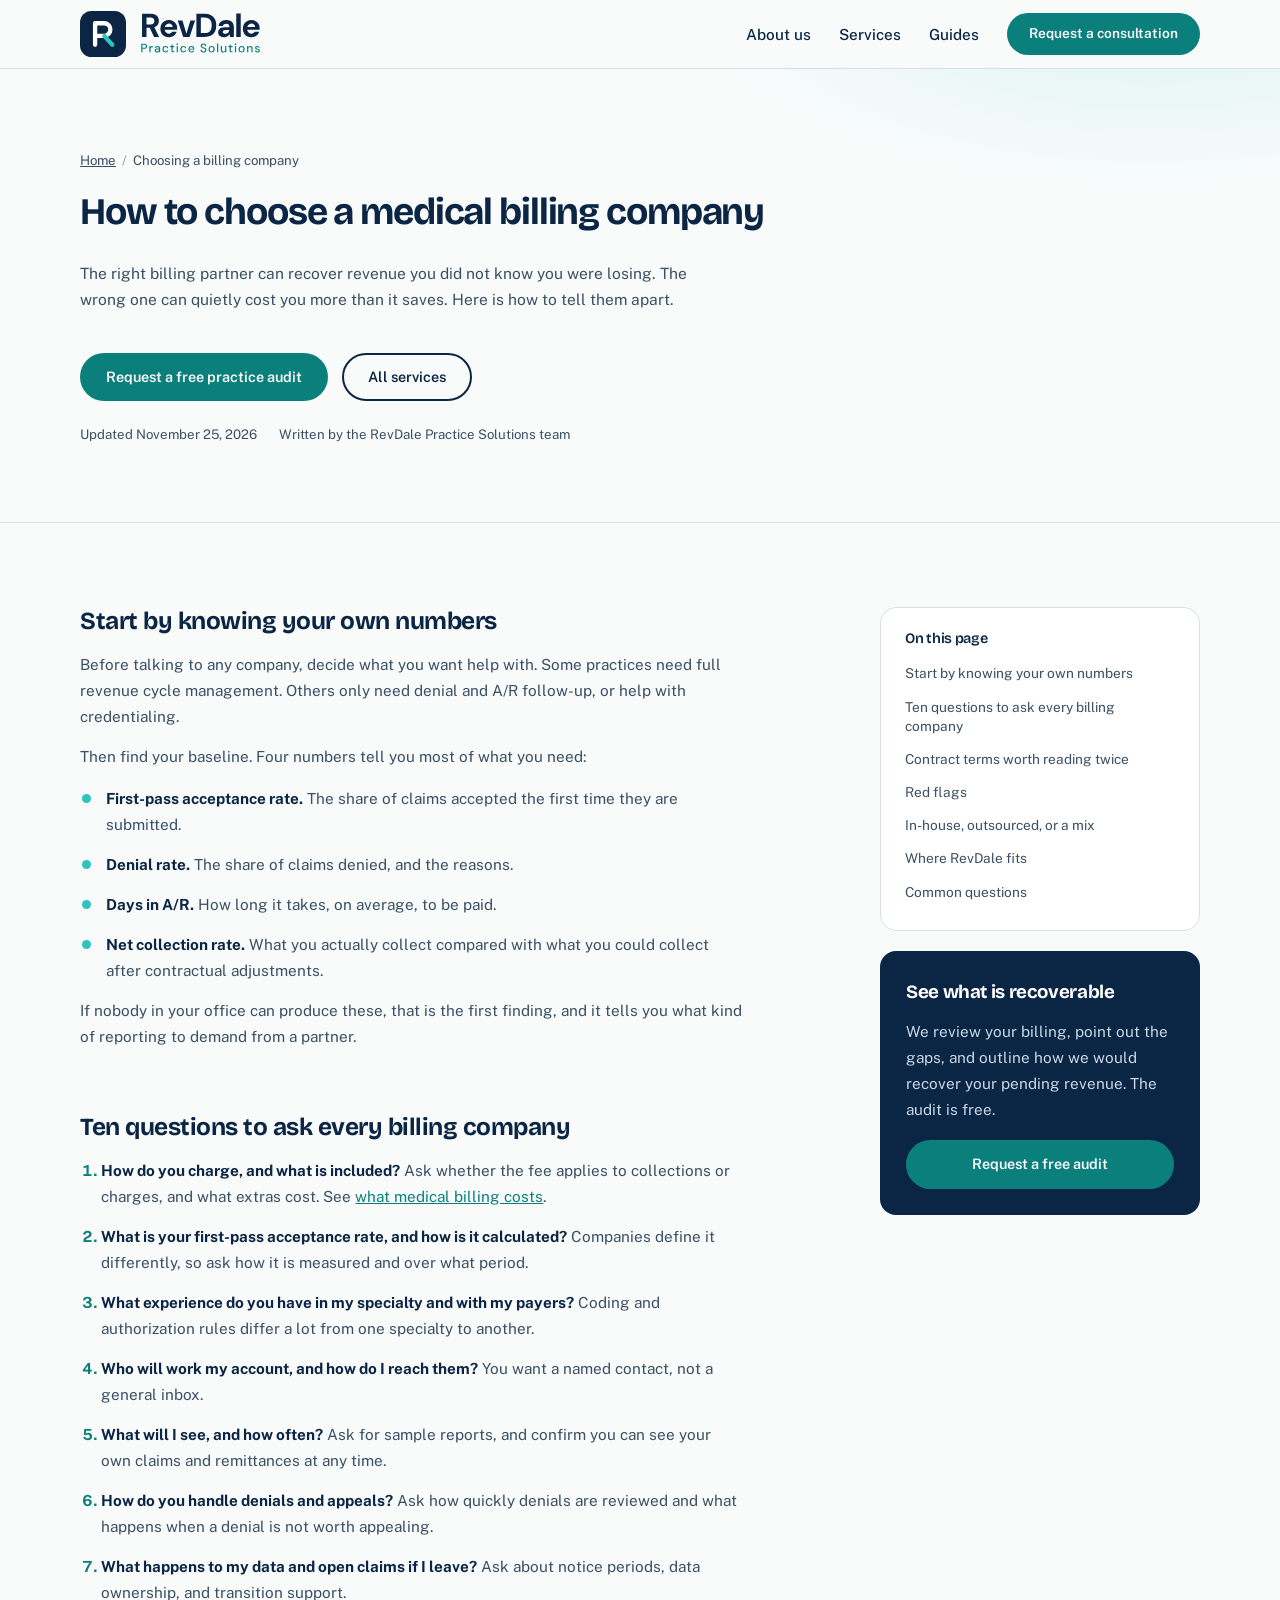
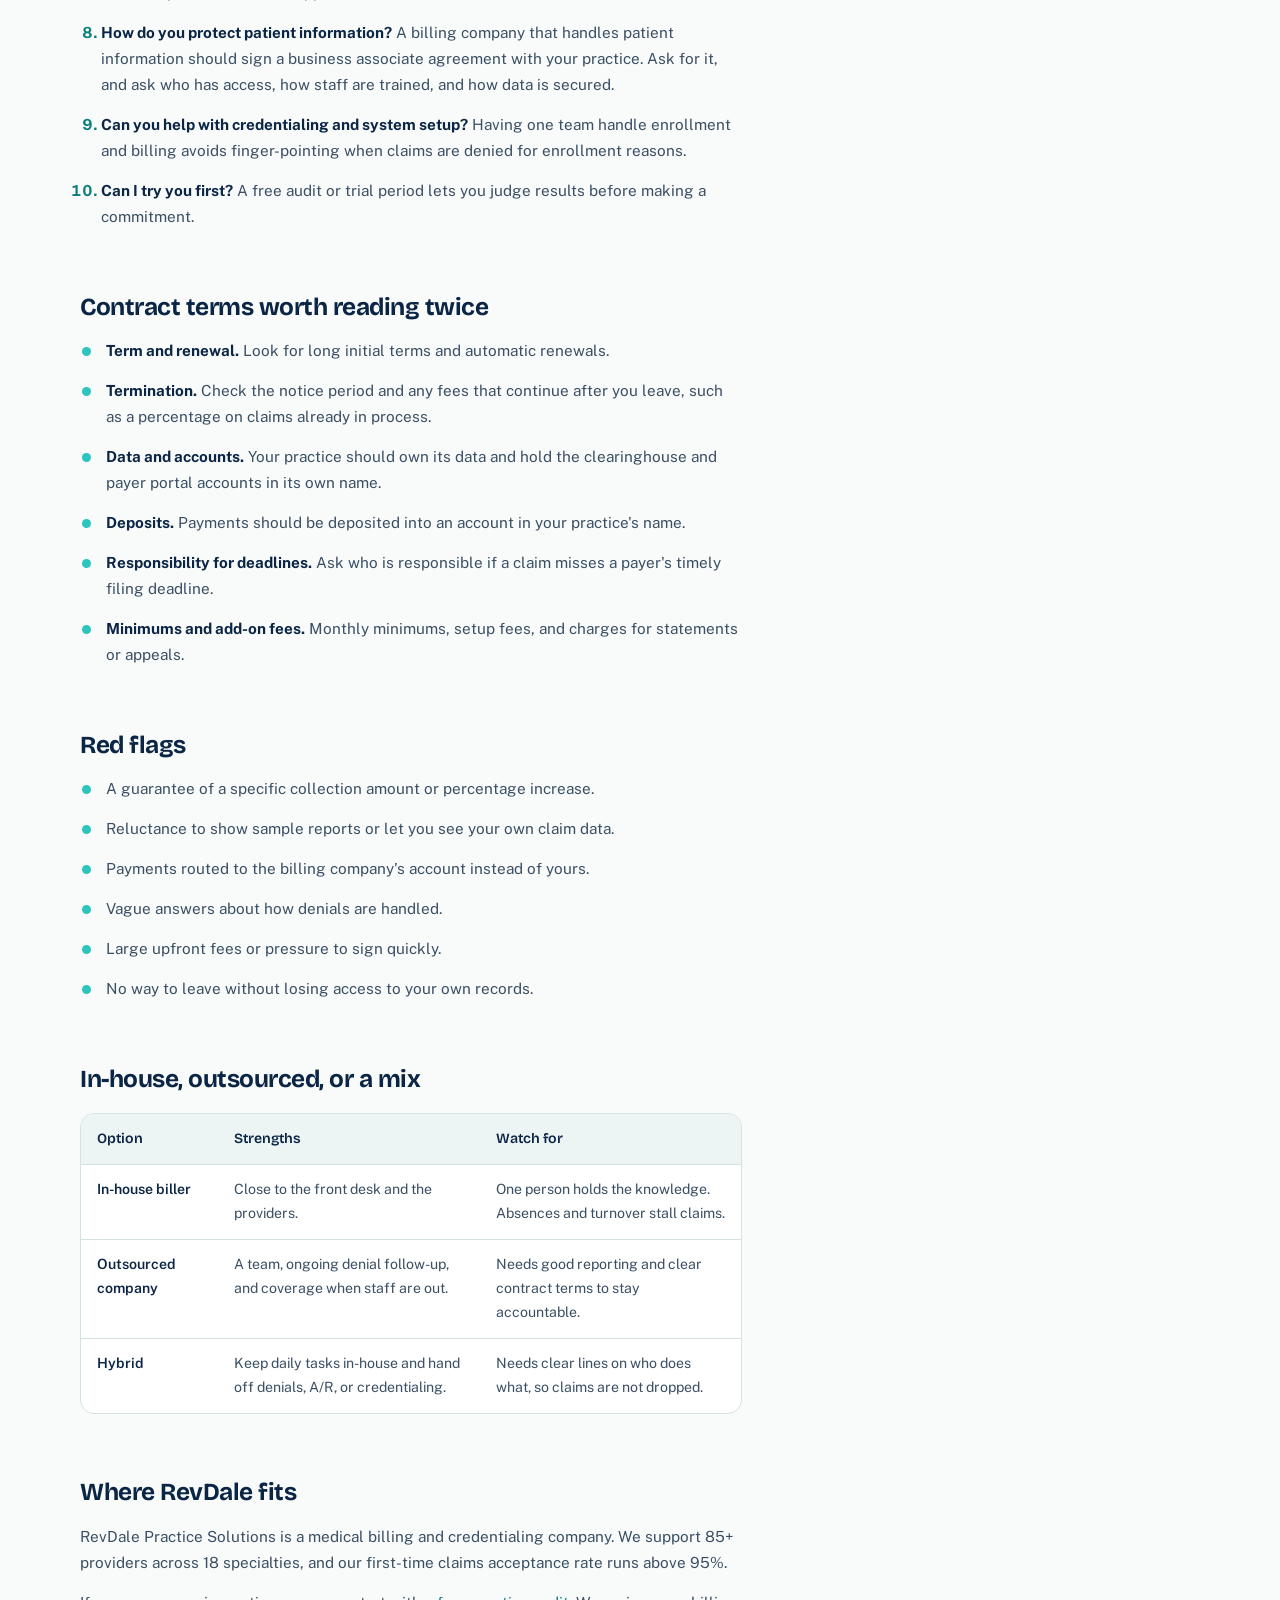
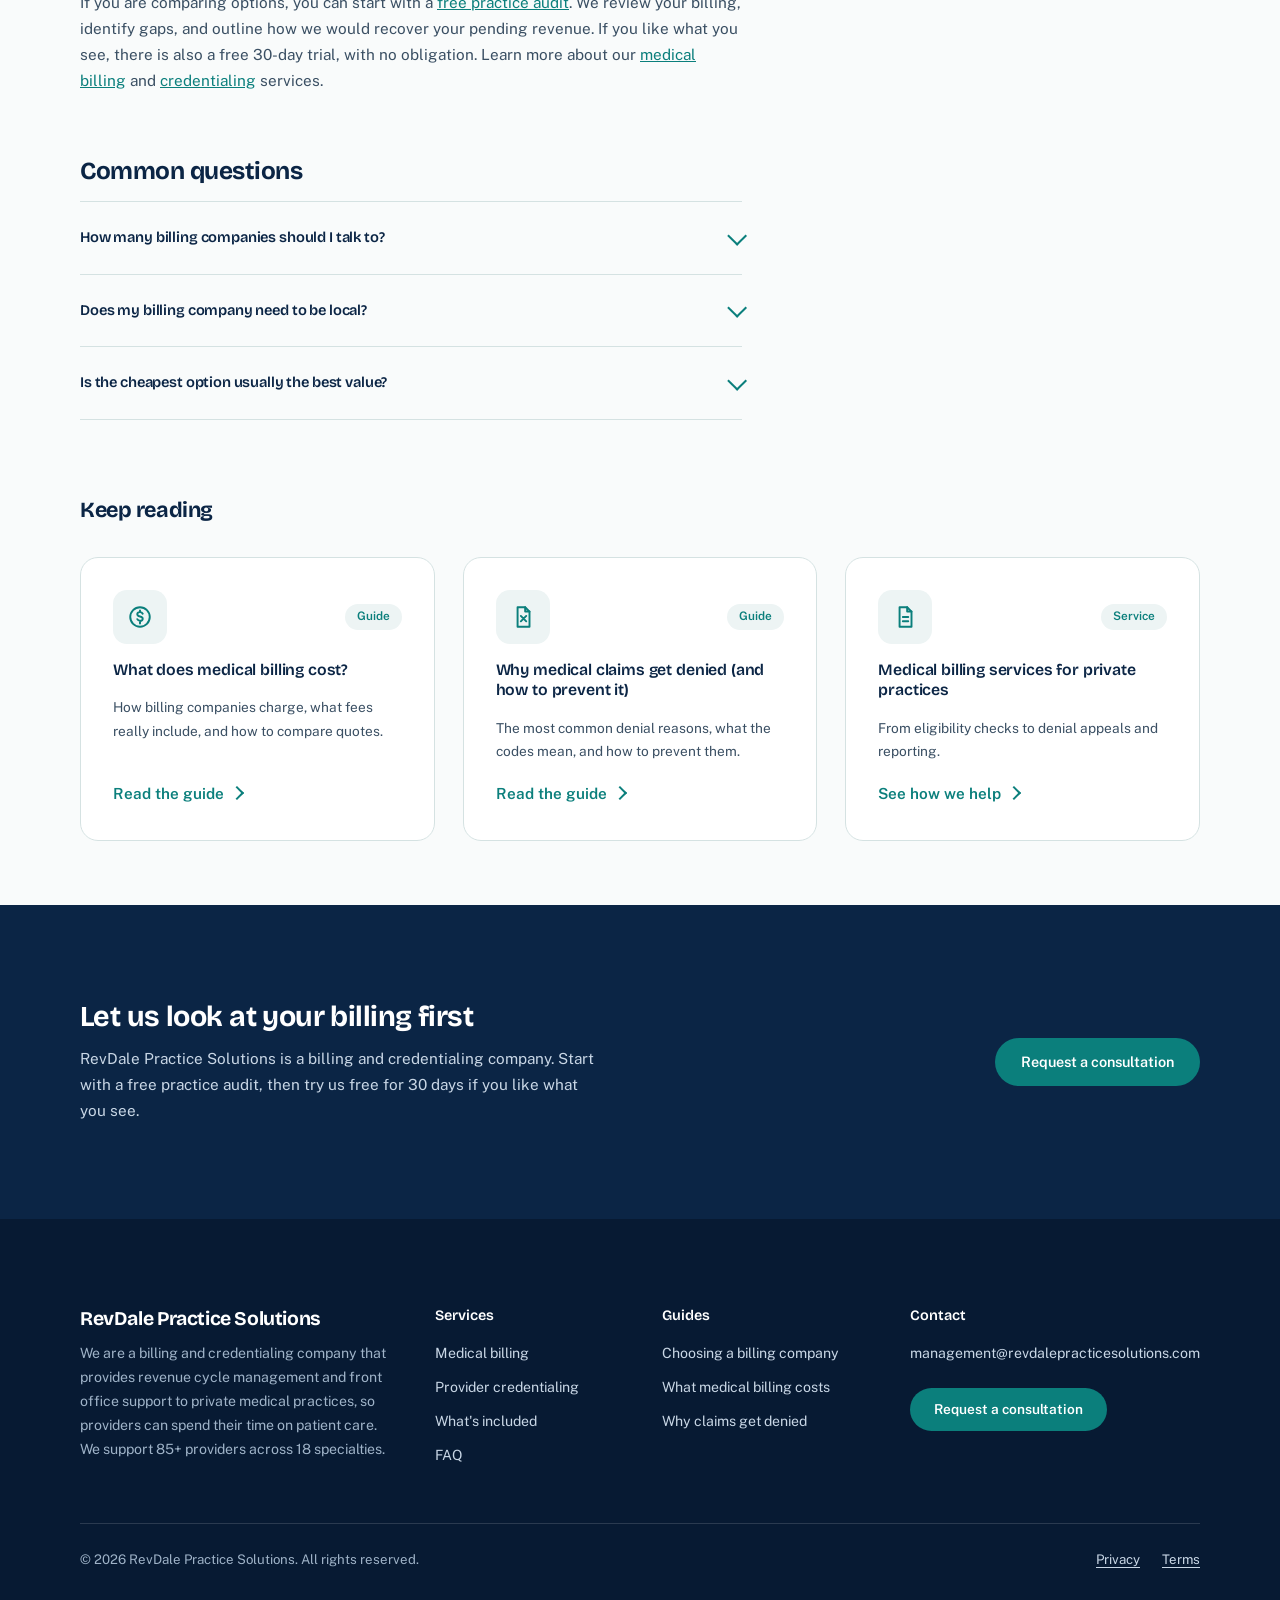
<file: resources/how-to-choose-a-medical-billing-company/index.html>
<!doctype html>
<html lang="en">
<head>
<meta charset="utf-8">
<meta name="viewport" content="width=device-width, initial-scale=1">
<title>How to Choose a Medical Billing Company: 10 Questions</title>
<meta name="description" content="A practical guide to choosing a medical billing company: what to ask, how to compare fee structures, contract terms to check, and red flags to avoid.">
<meta name="robots" content="index, follow, max-image-preview:large, max-snippet:-1, max-video-preview:-1">
<meta name="theme-color" content="#0B2545">
<link rel="canonical" href="https://revdalepracticesolutions.com/resources/how-to-choose-a-medical-billing-company/">
<meta property="og:site_name" content="RevDale Practice Solutions">
<meta property="og:locale" content="en_US">
<meta property="og:type" content="article">
<meta property="og:url" content="https://revdalepracticesolutions.com/resources/how-to-choose-a-medical-billing-company/">
<meta property="og:title" content="How to Choose a Medical Billing Company: 10 Questions">
<meta property="og:description" content="A practical guide to choosing a medical billing company: what to ask, how to compare fee structures, contract terms to check, and red flags to avoid.">
<meta property="og:image" content="https://revdalepracticesolutions.com/og-image.png">
<meta property="og:image:width" content="1200">
<meta property="og:image:height" content="630">
<meta name="twitter:card" content="summary_large_image">
<meta name="twitter:title" content="How to Choose a Medical Billing Company: 10 Questions">
<meta name="twitter:description" content="A practical guide to choosing a medical billing company: what to ask, how to compare fee structures, contract terms to check, and red flags to avoid.">
<meta name="twitter:image" content="https://revdalepracticesolutions.com/og-image.png">
<link rel="icon" href="data:image/svg+xml,%3Csvg xmlns='http://www.w3.org/2000/svg' viewBox='0 0 32 32'%3E%3Crect width='32' height='32' rx='8' fill='%230B2545'/%3E%3Cpath d='M9 23V9h7a4.5 4.5 0 0 1 0 9h-7m7 0 6 5' fill='none' stroke='%232DC4BE' stroke-width='3' stroke-linecap='round' stroke-linejoin='round'/%3E%3C/svg%3E">
<link rel="preconnect" href="https://fonts.googleapis.com">
<link rel="preconnect" href="https://fonts.gstatic.com" crossorigin>
<link href="https://fonts.googleapis.com/css2?family=Bricolage+Grotesque:opsz,wght@12..96,500..800&family=Public+Sans:wght@400;500;600&display=swap" rel="stylesheet">
<link rel="stylesheet" href="/assets/site.css">
<script type="application/ld+json">
{
 "@context": "https://schema.org",
 "@graph": [
  {
   "@type": "BreadcrumbList",
   "itemListElement": [
    {
     "@type": "ListItem",
     "position": 1,
     "name": "Home",
     "item": "https://revdalepracticesolutions.com/"
    },
    {
     "@type": "ListItem",
     "position": 2,
     "name": "Choosing a billing company",
     "item": "https://revdalepracticesolutions.com/resources/how-to-choose-a-medical-billing-company/"
    }
   ]
  },
  {
   "@type": "Article",
   "@id": "https://revdalepracticesolutions.com/resources/how-to-choose-a-medical-billing-company/#article",
   "headline": "How to choose a medical billing company",
   "description": "A practical guide to choosing a medical billing company: what to ask, how to compare fee structures, contract terms to check, and red flags to avoid.",
   "datePublished": "2026-11-25",
   "dateModified": "2026-11-25",
   "author": {
    "@type": "Organization",
    "name": "RevDale Practice Solutions",
    "@id": "https://revdalepracticesolutions.com/#organization"
   },
   "publisher": {
    "@id": "https://revdalepracticesolutions.com/#organization"
   },
   "image": "https://revdalepracticesolutions.com/og-image.png",
   "mainEntityOfPage": "https://revdalepracticesolutions.com/resources/how-to-choose-a-medical-billing-company/",
   "inLanguage": "en-US"
  },
  {
   "@type": "FAQPage",
   "@id": "https://revdalepracticesolutions.com/resources/how-to-choose-a-medical-billing-company/#faq",
   "mainEntity": [
    {
     "@type": "Question",
     "name": "How many billing companies should I talk to?",
     "acceptedAnswer": {
      "@type": "Answer",
      "text": "Two or three is usually enough. Ask each the same ten questions and request quotes in writing, so you can compare scope and not just price."
     }
    },
    {
     "@type": "Question",
     "name": "Does my billing company need to be local?",
     "acceptedAnswer": {
      "@type": "Answer",
      "text": "Usually not, since most billing work is done remotely. What matters more is experience with your specialty and your payers, including any state-specific plans such as Medicaid."
     }
    },
    {
     "@type": "Question",
     "name": "Is the cheapest option usually the best value?",
     "acceptedAnswer": {
      "@type": "Answer",
      "text": "Rarely. A lower fee can mean fewer services, weaker follow-up, or extra charges later. Compare what you keep after fees, not just the fee itself."
     }
    }
   ]
  }
 ]
}
</script>
</head>
<body>
<a class="skip" href="#main">Skip to content</a>
<header class="site-header">
  <div class="wrap bar">
    <a class="brand" href="/" aria-label="RevDale Practice Solutions, home">
      <svg class="logo-svg" xmlns="http://www.w3.org/2000/svg" viewBox="0 0 258.0 64" aria-hidden="true" focusable="false"><rect width="64" height="64" rx="16" fill="#0B2545"/><path d="M21 47V17h12.5a8.75 8.75 0 0 1 0 17.5H21" fill="none" stroke="#FFFFFF" stroke-width="6" stroke-linecap="round" stroke-linejoin="round"/><path d="M34 35l11 12" fill="none" stroke="#2DC4BE" stroke-width="6" stroke-linecap="round"/><path transform="translate(84 36)" d="M2.32260693359375 0.0V-32.2H14.3634326171875Q18.2432900390625 -32.2 20.783593994140624 -30.867589111328126Q23.32389794921875 -29.53517822265625 24.568273193359374 -27.31132080078125Q25.8126484375 -25.08746337890625 25.8126484375 -22.3385703125Q25.8126484375 -19.7625703125 24.599201904296876 -17.533159423828124Q23.38575537109375 -15.30374853515625 20.839897949218752 -13.948337646484376Q18.29404052734375 -12.5929267578125 14.2872900390625 -12.5929267578125H8.532505859375V0.0ZM19.01903466796875 0.0 12.3934287109375 -14.155320800781249H19.117256347656248L26.10768408203125 0.0ZM8.532505859375 -17.11196630859375H13.9795751953125Q16.7967158203125 -17.11196630859375 18.130732666015625 -18.488018798828126Q19.46474951171875 -19.8640712890625 19.46474951171875 -22.1307841796875Q19.46474951171875 -24.36260400390625 18.149768310546875 -25.6910673828125Q16.834787109375 -27.019530761718748 13.96053955078125 -27.019530761718748H8.532505859375Z M39.693055419921876 0.552Q36.18437622070313 0.552 33.492590087890626 -0.9295178222656248Q30.800803955078123 -2.4110356445312497 29.28439306640625 -5.061589111328125Q27.767982177734375 -7.7121425781249995 27.767982177734375 -11.19228515625Q27.767982177734375 -14.7723564453125 29.26139306640625 -17.507767333984376Q30.754803955078124 -20.24317822265625 33.442625732421874 -21.805589111328125Q36.130447509765624 -23.368 39.70416235351563 -23.368Q43.11609106445313 -23.368 45.71032373046875 -21.886482177734372Q48.30455639648437 -20.40496435546875 49.76782470703125 -17.868624755859376Q51.231093017578125 -15.33228515625 51.231093017578125 -12.1027841796875Q51.231093017578125 -11.6427841796875 51.21761083984375 -11.073337646484376Q51.204128662109376 -10.50389111328125 51.13116430664063 -9.88685546875H32.202950439453126V-13.685786132812499H44.932372314453126Q44.79437231445313 -15.85417626953125 43.338212890625 -17.14457678222656Q41.882053466796876 -18.434977294921875 39.720019775390625 -18.434977294921875Q38.119520751953125 -18.434977294921875 36.78153955078125 -17.722763427734375Q35.443558349609376 -17.010549560546874 34.664719726562495 -15.566295837402343Q33.88588110351562 -14.122042114257813 33.88588110351562 -11.89974853515625V-10.55781982421875Q33.88588110351562 -8.708259887695313 34.62030883789062 -7.348064819335938Q35.35473657226562 -5.987869750976563 36.67289178466797 -5.247102416992187Q37.99104699707031 -4.506335083007812 39.63912670898438 -4.506335083007812Q41.330053466796876 -4.506335083007812 42.48165942382812 -5.2597984619140625Q43.63326538085937 -6.013261840820312 44.23444360351563 -7.2394296874999995H50.56012866210938Q49.90819995117187 -5.04253662109375 48.37989599609375 -3.27867919921875Q46.85159204101562 -1.51482177734375 44.64280590820312 -0.481410888671875Q42.434019775390624 0.552 39.693055419921876 0.552Z M59.57805151367187 0.0 51.976124755859374 -22.816H58.50484545898438L63.95787817382812 -4.5440301513671875H64.13632470703125L69.60839306640625 -22.816H76.072078125L68.4701513671875 0.0Z M77.93860693359375 0.0V-32.2H89.13378888141557Q94.74787470112322 -32.2 98.41742099313973 -30.204553466796874Q102.08696728515625 -28.20910693359375 103.85796728515625 -24.598106933593748Q105.62896728515625 -20.98710693359375 105.62896728515625 -16.08889306640625Q105.62896728515625 -11.22875048828125 103.85796728515625 -7.6137861328125Q102.08696728515625 -3.9988217773437498 98.42327446532335 -1.9994108886718749Q94.75958164549044 0.0 89.12289599609375 0.0ZM84.148505859375 -5.3232197265625H88.788216796875Q92.76054752456872 -5.3232197265625 95.05400496345624 -6.608058349609375Q97.34746240234375 -7.89289697265625 98.31426538085938 -10.3095029296875Q99.281068359375 -12.72610888671875 99.281068359375 -16.08889306640625Q99.281068359375 -19.48974853515625 98.31426538085938 -21.90239013671875Q97.34746240234375 -24.31503173828125 95.05400496345624 -25.622870361328125Q92.76054752456872 -26.930708984375 88.788216796875 -26.930708984375H84.148505859375Z M116.22076733398437 0.552Q113.45878515625 0.552 111.66458441162109 -0.37355346679687496Q109.87038366699218 -1.29910693359375 109.01819183349609 -2.868660400390625Q108.166 -4.4382138671875 108.166 -6.3242138671875Q108.166 -8.42753466796875 109.25069752165328 -10.022898610158009Q110.33539504330658 -11.618262552347268 112.54037130488905 -12.524345143361135Q114.74534756647154 -13.430427734375 118.09943289929767 -13.430427734375H123.8345703125Q123.8345703125 -15.130863891601562 123.35962748904345 -16.23058321126302Q122.88468466558689 -17.33030253092448 121.89518336896198 -17.869157735188804Q120.90568207233707 -18.408012939453126 119.37885937499999 -18.408012939453126Q117.6102177734375 -18.408012939453126 116.33171875 -17.610929016113282Q115.0532197265625 -16.813845092773438 114.76611279296876 -15.146712890625H108.733857421875Q108.98415702056884 -17.659485830911777 110.38810994338989 -19.495403315846513Q111.79206286621094 -21.33132080078125 114.124572265625 -22.349660400390626Q116.45708166503906 -23.368 119.40582373046874 -23.368Q122.69158242458766 -23.368 125.08487127685547 -22.275893066406248Q127.47816012912327 -21.1837861328125 128.76131468370227 -19.104268310546875Q130.04446923828124 -17.02475048828125 130.04446923828124 -14.03V0.0H124.88620544433593L124.21565100097656 -3.55153466796875H124.07765100097656Q123.43410754692263 -2.5408448570514546 122.61004437404725 -1.7754355510843212Q121.78598120117186 -1.0100262451171875 120.80808392333984 -0.49807550048828125Q119.83018664550781 0.013875244140625 118.67447481258617 0.28293762207031253Q117.51876297966452 0.552 116.22076733398437 0.552ZM118.13998609734973 -4.25096826171875Q119.39473364257812 -4.25096826171875 120.34885321044922 -4.6752890625Q121.30297277832031 -5.09960986328125 121.98029357910156 -5.844942298583984Q122.6576143798828 -6.5902747338867185 123.05734185791015 -7.565558344726563Q123.45706933593749 -8.540841955566407 123.59189111328125 -9.626738159179688V-9.6314970703125H118.8015009765625Q117.38339599609375 -9.6314970703125 116.47527221679687 -9.277765380859375Q115.5671484375 -8.92403369140625 115.14441674804686 -8.3006416015625Q114.72168505859375 -7.67724951171875 114.72168505859375 -6.85875048828125Q114.72168505859375 -6.013287109375 115.14897156385436 -5.426377197265625Q115.57625806911496 -4.83946728515625 116.3497126660869 -4.5452177734375Q117.12316726305885 -4.25096826171875 118.13998609734973 -4.25096826171875Z M133.4008123779297 0.0V-32.43H139.61071130371093V0.0Z M154.46505541992187 0.552Q150.95637622070313 0.552 148.2645900878906 -0.9295178222656248Q145.57280395507811 -2.4110356445312497 144.05639306640626 -5.061589111328125Q142.53998217773437 -7.7121425781249995 142.53998217773437 -11.19228515625Q142.53998217773437 -14.7723564453125 144.03339306640623 -17.507767333984376Q145.52680395507812 -20.24317822265625 148.21462573242187 -21.805589111328125Q150.9024475097656 -23.368 154.47616235351563 -23.368Q157.88809106445314 -23.368 160.48232373046875 -21.886482177734372Q163.07655639648436 -20.40496435546875 164.53982470703124 -17.868624755859376Q166.00309301757812 -15.33228515625 166.00309301757812 -12.1027841796875Q166.00309301757812 -11.6427841796875 165.98961083984375 -11.073337646484376Q165.97612866210937 -10.50389111328125 165.90316430664063 -9.88685546875H146.97495043945312V-13.685786132812499H159.7043723144531Q159.56637231445313 -15.85417626953125 158.110212890625 -17.14457678222656Q156.65405346679688 -18.434977294921875 154.49201977539062 -18.434977294921875Q152.89152075195312 -18.434977294921875 151.55353955078124 -17.722763427734375Q150.21555834960938 -17.010549560546874 149.4367197265625 -15.566295837402343Q148.65788110351562 -14.122042114257813 148.65788110351562 -11.89974853515625V-10.55781982421875Q148.65788110351562 -8.708259887695313 149.39230883789062 -7.348064819335938Q150.12673657226563 -5.987869750976563 151.44489178466796 -5.247102416992187Q152.76304699707032 -4.506335083007812 154.41112670898437 -4.506335083007812Q156.10205346679686 -4.506335083007812 157.2536594238281 -5.2597984619140625Q158.40526538085936 -6.013261840820312 159.0064436035156 -7.2394296874999995H165.33212866210937Q164.68019995117186 -5.04253662109375 163.15189599609374 -3.27867919921875Q161.62359204101563 -1.51482177734375 159.4148059082031 -0.481410888671875Q157.20601977539062 0.552 154.46505541992187 0.552Z" fill="#0B2545"/><path transform="translate(84 57.5) scale(0.9836 1)" d="M1.253287621024251 0.0V-12.04H5.368071629813313Q6.803322571955988 -12.04 7.732084081985765 -11.56253038655599Q8.660845592015542 -11.08506077311198 9.110662944410521 -10.272667141113281Q9.560480296805501 -9.460273509114582 9.560480296805501 -8.43192787923177Q9.560480296805501 -7.439330688476563 9.120247649897635 -6.62410675738901Q8.68001500298977 -5.808882826301455 7.7526910991755855 -5.3191024238929145Q6.825367195361403 -4.829322021484375 5.368071629813313 -4.829322021484375H2.9732739735633134V0.0ZM2.9732739735633134 -6.256121020507813H5.302388901168108Q6.648699127471447 -6.256121020507813 7.225815005107224 -6.847723955501616Q7.802930882743001 -7.439326890495419 7.802930882743001 -8.432153012260795Q7.802930882743001 -9.468942884895206 7.225815005107224 -10.044927350650728Q6.648699127471447 -10.62091181640625 5.302388901168108 -10.62091181640625H2.9732739735633134Z M12.69162737454176 0.0V-8.66026298828125H14.236056988799572L14.383785504424573 -7.027251750388741Q14.680241949737072 -7.611166765037179 15.1423253550753 -8.020012552016974Q15.604408760413527 -8.428858338996768 16.23857150295973 -8.647760663639009Q16.872734245505928 -8.86666298828125 17.665233502471448 -8.86666298828125V-7.058898266601562H17.059465319275855Q16.516634257164597 -7.058898266601562 16.0346665479511 -6.9231525459632275Q15.552698838737607 -6.787406825324893 15.185863935123383 -6.481119808299839Q14.81902903150916 -6.174832791274786 14.615321379294992 -5.644700119952857Q14.411613727080823 -5.114567448630929 14.411613727080823 -4.323073750647903V0.0Z M23.47419128417969 0.2064Q22.41086051184833 0.2064 21.708381080695986 -0.1565085571289062Q21.005901649543645 -0.5194171142578125 20.66229722529203 -1.1274277709960938Q20.318692801040413 -1.735438427734375 20.318692801040413 -2.449242626953125Q20.318692801040413 -3.3030683243483305 20.758860213236325 -3.9091383646351128Q21.19902762543224 -4.515208404921895 22.02824447829388 -4.842291580390635Q22.857461331155523 -5.169374755859375 24.019292094280942 -5.169374755859375H26.261480067512394Q26.261480067512394 -5.9291043595045805 26.04145945267176 -6.43001407576998Q25.821438837831124 -6.930923792035381 25.379995481783446 -7.183812359884878Q24.938552125735765 -7.436700927734375 24.272702371352914 -7.436700927734375Q23.50167242272198 -7.436700927734375 22.94515040973276 -7.063838971744477Q22.388628396743538 -6.690977015754581 22.26051758131385 -5.964281061065197H20.53776184400916Q20.638243515615724 -6.887485137977833 21.161825798335208 -7.532137961631831Q21.68540808105469 -8.17679078528583 22.508480151367188 -8.52172688678354Q23.331552221679686 -8.86666298828125 24.27586543287635 -8.86666298828125Q25.481572370346058 -8.86666298828125 26.308215965369346 -8.437552172851563Q27.134859560392634 -8.008441357421875 27.558162990222044 -7.227422888183593Q27.981466420051454 -6.4464044189453125 27.981466420051454 -5.371552040168643V0.0H26.48270435950458L26.342932313606145 -1.4686778076171876Q26.168347766723357 -1.1155215206833748 25.90264446441637 -0.8099053510324195Q25.636941162109377 -0.5042891813814641 25.286144325324894 -0.27863693688213825Q24.935347488540412 -0.0529846923828125 24.484066678579097 0.07670765380859375Q24.032785868617786 0.2064 23.47419128417969 0.2064ZM23.798090030348693 -1.1950945068359375Q24.354346083137393 -1.1950945068359375 24.799693702766298 -1.4181780029296875Q25.245041322395206 -1.6412614990234375 25.562724818488956 -2.027082195920914Q25.880408314582706 -2.412902892818391 26.048802760383488 -2.8984050023249983Q26.21719720618427 -3.3839071118316055 26.233012513801455 -3.9108474386662246V-3.95648291015625H24.184878212043643Q23.44794616699219 -3.95648291015625 22.989846369205416 -3.7770917602539065Q22.531746571418644 -3.5977006103515623 22.32910204706937 -3.2824367134436967Q22.1264575227201 -2.9671728165358306 22.1264575227201 -2.5591624267578124Q22.1264575227201 -2.140175927734375 22.322117393078987 -1.8325469360351563Q22.517777263437875 -1.5249179443359375 22.894162224502843 -1.3600062255859375Q23.270547185567807 -1.1950945068359375 23.798090030348693 -1.1950945068359375Z M35.548289453125 0.2064Q34.29590210279822 0.2064 33.31184210191044 -0.36609435902992105Q32.327782101022656 -0.9385887180598421 31.76794736314091 -1.959127698958894Q31.20811262525916 -2.979666679857946 31.20811262525916 -4.317536384059031Q31.20811262525916 -5.6790058986365795 31.76794736314091 -6.697865765938163Q32.327782101022656 -7.716725633239746 33.31184210191044 -8.291694310760498Q34.29590210279822 -8.86666298828125 35.55134301964858 -8.86666298828125Q37.12657664358955 -8.86666298828125 38.19013970809003 -8.044717358398438Q39.253702772590515 -7.222771728515625 39.5426940567702 -5.821065161132813H37.75667708899677Q37.58749226393103 -6.565421177604795 36.97432810007568 -6.979808806575835Q36.361163936220336 -7.394196435546875 35.531089453125 -7.394196435546875Q34.833392005988955 -7.394196435546875 34.249752040168644 -7.044952136230469Q33.666112074348334 -6.695707836914062 33.315887056834995 -6.012982176023835Q32.96566203932166 -5.330256515133608 32.96566203932166 -4.330131494140625Q32.96566203932166 -3.5881260730257423 33.169267459243535 -3.012076354383965Q33.37287287916541 -2.4360266357421874 33.723544588573276 -2.0436595092773437Q34.074216297981145 -1.6512923828125 34.54247360468656 -1.4516609985351563Q35.010730911391974 -1.2520296142578125 35.531089453125 -1.2520296142578125Q36.091020321433334 -1.2520296142578125 36.54732587186273 -1.4379630391160103Q37.00363142229213 -1.6238964639742082 37.323117317167885 -1.9812049458542915Q37.64260321204364 -2.338513427734375 37.75667708899677 -2.8391978271484377H39.5426940567702Q39.25721372070312 -1.4695162397654045 38.18792110755145 -0.6315581198827023Q37.118628494399786 0.2064 35.548289453125 0.2064Z M46.482216489058736 0.0Q45.667096689254045 0.0 45.06312148173451 -0.25503377685546874Q44.45914627421499 -0.5100675537109375 44.1344233127892 -1.1131535766601564Q43.80970035136342 -1.716239599609375 43.80970035136342 -2.747248583984375V-7.214485620117188H42.311013876754046V-8.66026298828125H43.80970035136342L44.020929803442534 -10.844090844726562H45.52883159470832V-8.66026298828125H47.97867067766488V-7.214485620117188H45.529686703902485V-2.7409224609375Q45.529686703902485 -2.002109814453125 45.834345273238426 -1.735706652832031Q46.13900384257436 -1.4693034912109375 46.90134261210561 -1.4693034912109375H47.8945596775353V0.0Z M51.35805772122145 0.0V-8.66026298828125H53.07804407376051V0.0ZM52.2196324282527 -10.303642993164063Q51.72637119778395 -10.303642993164063 51.40619599026442 -10.615910546875Q51.08602078274489 -10.928178100585937 51.08602078274489 -11.399297900390625Q51.08602078274489 -11.87358076171875 51.40619599026442 -12.171811376953126Q51.72637119778395 -12.4700419921875 52.2196324282527 -12.4700419921875Q52.70201978176833 -12.4700419921875 53.029213458526144 -12.171811376953126Q53.35640713528395 -11.87358076171875 53.35640713528395 -11.399297900390625Q53.35640713528395 -10.928178100585937 53.029213458526144 -10.615910546875Q52.70201978176833 -10.303642993164063 52.2196324282527 -10.303642993164063Z M60.891889453125 0.2064Q59.639502102798225 0.2064 58.65544210191044 -0.36609435902992105Q57.67138210102266 -0.9385887180598421 57.111547363140915 -1.959127698958894Q56.551712625259164 -2.979666679857946 56.551712625259164 -4.317536384059031Q56.551712625259164 -5.6790058986365795 57.111547363140915 -6.697865765938163Q57.67138210102266 -7.716725633239746 58.65544210191044 -8.291694310760498Q59.639502102798225 -8.86666298828125 60.89494301964858 -8.86666298828125Q62.470176643589554 -8.86666298828125 63.53373970809004 -8.044717358398438Q64.59730277259052 -7.222771728515625 64.88629405677021 -5.821065161132813H63.10027708899677Q62.931092263931035 -6.565421177604795 62.31792810007569 -6.979808806575835Q61.70476393622034 -7.394196435546875 60.874689453125 -7.394196435546875Q60.17699200598896 -7.394196435546875 59.59335204016864 -7.044952136230469Q59.00971207434833 -6.695707836914062 58.659487056835 -6.012982176023835Q58.309262039321666 -5.330256515133608 58.309262039321666 -4.330131494140625Q58.309262039321666 -3.5881260730257423 58.51286745924354 -3.012076354383965Q58.716472879165416 -2.4360266357421874 59.067144588573285 -2.0436595092773437Q59.41781629798115 -1.6512923828125 59.88607360468656 -1.4516609985351563Q60.354330911391976 -1.2520296142578125 60.874689453125 -1.2520296142578125Q61.434620321433336 -1.2520296142578125 61.890925871862734 -1.4379630391160103Q62.34723142229214 -1.6238964639742082 62.666717317167894 -1.9812049458542915Q62.98620321204365 -2.338513427734375 63.10027708899677 -2.8391978271484377H64.88629405677021Q64.60081372070313 -1.4695162397654045 63.531521107551455 -0.6315581198827023Q62.46222849439979 0.2064 60.891889453125 0.2064Z M72.18605057532488 0.2064Q70.94068512122332 0.2064 69.98040442744046 -0.35786719440072773Q69.0201237336576 -0.9221343888014555 68.47471817945838 -1.9386471451491119Q67.92931262525916 -2.955159901496768 67.92931262525916 -4.304827001953125Q67.92931262525916 -5.67450927734375 68.46787365351469 -6.69682975384146Q69.0064346817702 -7.71915023033917 69.97215231402963 -8.29290660931021Q70.93786994628906 -8.86666298828125 72.21096139075458 -8.86666298828125Q73.48658496412635 -8.86666298828125 74.39961467444598 -8.302395793880523Q75.31264438476562 -7.738128599479794 75.80540893395244 -6.802326525878906Q76.29817348313927 -5.866524452278018 76.29817348313927 -4.731611296287179Q76.29817348313927 -4.559611296287179 76.29659195237755 -4.362333126170933Q76.29501042161584 -4.1650549560546875 76.2746473600924 -3.927418017578125H69.1932071320951V-5.14030986328125H74.58466507408916Q74.53815832519531 -6.221069493034482 73.86646611487566 -6.830466741146147Q73.19477390455603 -7.4398639892578124 72.18921363684832 -7.4398639892578124Q71.49819859778583 -7.4398639892578124 70.9109530777663 -7.125193633235991Q70.32370755774676 -6.81052327721417 69.96930326777249 -6.198110588802397Q69.61489897779822 -5.585697900390625 69.61489897779822 -4.659307202148438V-4.171381079101563Q69.61489897779822 -3.2145407958984373 69.96744898841084 -2.5563587227210403Q70.31999899902344 -1.898176649543643 70.90368588177114 -1.5624508858069777Q71.48737276451885 -1.2267251220703126 72.17972445227801 -1.2267251220703126Q73.00909325110614 -1.2267251220703126 73.54362375488282 -1.5872544974938037Q74.07815425865948 -1.9477838729172945 74.33323685143291 -2.567231780731678H76.0550015731126Q75.82858639817833 -1.7759379468768834 75.2977361853525 -1.1491789518892765Q74.76688597252667 -0.5224199569016695 73.9836943306312 -0.15800997845083475Q73.20050268873572 0.2064 72.18605057532488 0.2064Z  M89.33886232486665 0.2064Q88.02078844791353 0.2064 87.02615467105807 -0.2657108154296875Q86.0315208942026 -0.737821630859375 85.48092405582369 -1.5978216308593751Q84.93032721744478 -2.457821630859375 84.92083803287447 -3.618326123046875H86.7317658160776Q86.73809193912447 -2.963735107421875 87.04275050846041 -2.422525622558594Q87.34740907779634 -1.8813161376953125 87.92301856265962 -1.5619282836914063Q88.49862804752291 -1.2425404296875 89.33569926334323 -1.2425404296875Q90.06185966373384 -1.2425404296875 90.5842876178354 -1.4806728759765626Q91.10671557193697 -1.718805322265625 91.3839926105112 -2.1405039916992186Q91.66126964908541 -2.5622026611328126 91.66126964908541 -3.105882861328125Q91.66126964908541 -3.7493939909517766 91.37433368186504 -4.159130861492455Q91.08739771464468 -4.568867732033134 90.59376497698129 -4.835543642254174Q90.1001322393179 -5.102219552475214 89.4588953250445 -5.308987719802484Q88.8176584107711 -5.515755887129754 88.10681058723331 -5.755971372917294Q86.68112243547738 -6.233617159897089 85.98523880351186 -6.96832571862042Q85.28935517154635 -7.70303427734375 85.28935517154635 -8.896554077148437Q85.28935517154635 -9.908584692382812 85.76571507144868 -10.657673876953124Q86.24207497135103 -11.406763061523437 87.1171979327768 -11.826581530761718Q87.99232089420259 -12.2464 89.16824701724947 -12.2464Q90.34278844791353 -12.2464 91.2163298785776 -11.817981530761719Q92.08987130924166 -11.389563061523438 92.58886814762056 -10.630292346191407Q93.08786498599947 -9.871021630859374 93.09735417056979 -8.858991015625H91.27693720279635Q91.27377414127291 -9.329323461914063 91.03000791812838 -9.769803662109375Q90.78624169498384 -10.210283862304687 90.30750608707369 -10.496853247070312Q89.82877047916354 -10.783422631835938 89.12297314029635 -10.783422631835938Q88.5326343707651 -10.800622631835937 88.06951723209322 -10.59214559326172Q87.60640009342134 -10.3836685546875 87.3447415240854 -9.994788354492186Q87.08308295474947 -9.605908154296875 87.08308295474947 -9.040480200195313Q87.08308295474947 -8.503126123046876 87.31983070865573 -8.162486022949219Q87.55657846256197 -7.821845922851563 88.00111090885103 -7.585098168945313Q88.44564335514009 -7.348350415039063 89.04250508609712 -7.1498580688476565Q89.63936681705417 -6.95136572265625 90.35959477115573 -6.712344091796875Q91.24628395572603 -6.416781030273437 91.9478253863901 -5.995381030273437Q92.64936681705416 -5.573981030273438 93.05534518619478 -4.9140549072265625Q93.46132355533541 -4.254128784179687 93.46132355533541 -3.2140242919921875Q93.46132355533541 -2.32555673828125 92.99445284000338 -1.5459229614257812Q92.52758212467134 -0.7662891845703125 91.61736681705415 -0.2799445922851562Q90.70715150943697 0.2064 89.33886232486665 0.2064Z M100.7214080951466 0.2064Q99.50083694166541 0.2064 98.5281477570951 -0.358534746517241Q97.55545857252478 -0.923469493034482 96.99658559889198 -1.946772496337767Q96.43771262525917 -2.970075499641052 96.43771262525917 -4.325287438418507Q96.43771262525917 -5.69778974609375 97.00360406813026 -6.718477575683593Q97.56949551100135 -7.739165405273438 98.5488564446045 -8.302914196777344Q99.52821737820763 -8.86666298828125 100.7487508135658 -8.86666298828125Q101.98600388502479 -8.86666298828125 102.95654201979042 -8.302914196777344Q103.92708015455604 -7.739165405273438 104.48595312818885 -6.720812540409483Q105.04482610182167 -5.702459675545528 105.04482610182167 -4.326426837013272Q105.04482610182167 -2.966775341796875 104.47893465895058 -1.9451224174156785Q103.91304321607947 -0.923469493034482 102.93587130874734 -0.358534746517241Q101.9586994014152 0.2064 100.7214080951466 0.2064ZM100.72668438087172 -1.27239267578125Q101.4228036164701 -1.27239267578125 102.00226850904824 -1.6135553779944778Q102.58173340162635 -1.9547180802077055 102.93450504469276 -2.639091459037476Q103.28727668775916 -3.323464837867247 103.28727668775916 -4.331223439660536Q103.28727668775916 -5.353002392578125 102.94191908967943 -6.029669226074219Q102.59656149159969 -6.7063360595703125 102.01872190728372 -7.047103186035156Q101.44088232296775 -7.3878703125 100.7510145786021 -7.3878703125Q100.07614395911396 -7.3878703125 99.49023011634053 -7.047103186035156Q98.90431627356709 -6.7063360595703125 98.54978915644438 -6.028379436035156Q98.19526203932166 -5.3504228125 98.19526203932166 -4.328937074387752Q98.19526203932166 -3.3224731853653897 98.54803368238808 -2.6385956327865476Q98.90080532545448 -1.9547180802077055 99.47443770380767 -1.6135553779944778Q100.04807008216083 -1.27239267578125 100.72668438087172 -1.27239267578125Z M108.42482737454176 0.0V-12.384H110.14481372708083V0.0Z M117.02652211809456 0.2064Q116.01073490045071 0.2064 115.26429037450701 -0.20320717295110224Q114.51784584856331 -0.6128143459022045 114.11623939104379 -1.445572021459043Q113.71463293352426 -2.2783296970158817 113.71463293352426 -3.526897857889533V-8.66026298828125H115.43145622453989V-3.707509086255413Q115.43145622453989 -2.4877196341872216 115.95873177545072 -1.872148501175642Q116.48600732636154 -1.2565773681640624 117.49116818883722 -1.2565773681640624Q118.16965798000443 -1.2565773681640624 118.70894035422529 -1.5813212789729238Q119.24822272844614 -1.906065189781785 119.55989976702035 -2.523730181365388Q119.87157680559457 -3.1413951729489913 119.87157680559457 -4.03375827326581V-8.66026298828125H121.59156315813362V0.0H120.05345966692269L119.93899211321175 -1.47765888671875Q119.54226147356331 -0.6957024169921875 118.78091791887582 -0.24465120849609373Q118.01957436418832 0.2064 117.02652211809456 0.2064Z M128.85981648905874 0.0Q128.04469668925404 0.0 127.44072148173451 -0.25503377685546874Q126.83674627421499 -0.5100675537109375 126.51202331278921 -1.1131535766601564Q126.18730035136342 -1.716239599609375 126.18730035136342 -2.747248583984375V-7.214485620117188H124.68861387675405V-8.66026298828125H126.18730035136342L126.39852980344253 -10.844090844726562H127.90643159470832V-8.66026298828125H130.35627067766487V-7.214485620117188H127.90728670390249V-2.7409224609375Q127.90728670390249 -2.002109814453125 128.21194527323843 -1.735706652832031Q128.51660384257437 -1.4693034912109375 129.2789426121056 -1.4693034912109375H130.27215967753529V0.0Z M133.73565772122143 0.0V-8.66026298828125H135.4556440737605V0.0ZM134.59723242825268 -10.303642993164063Q134.10397119778395 -10.303642993164063 133.78379599026442 -10.615910546875Q133.46362078274487 -10.928178100585937 133.46362078274487 -11.399297900390625Q133.46362078274487 -11.87358076171875 133.78379599026442 -12.171811376953126Q134.10397119778395 -12.4700419921875 134.59723242825268 -12.4700419921875Q135.07961978176832 -12.4700419921875 135.40681345852613 -12.171811376953126Q135.73400713528395 -11.87358076171875 135.73400713528395 -11.399297900390625Q135.73400713528395 -10.928178100585937 135.40681345852613 -10.615910546875Q135.07961978176832 -10.303642993164063 134.59723242825268 -10.303642993164063Z M143.2130080951466 0.2064Q141.9924369416654 0.2064 141.0197477570951 -0.358534746517241Q140.04705857252478 -0.923469493034482 139.48818559889196 -1.946772496337767Q138.92931262525914 -2.970075499641052 138.92931262525914 -4.325287438418507Q138.92931262525914 -5.69778974609375 139.49520406813025 -6.718477575683593Q140.06109551100135 -7.739165405273438 141.0404564446045 -8.302914196777344Q142.01981737820762 -8.86666298828125 143.2403508135658 -8.86666298828125Q144.4776038850248 -8.86666298828125 145.4481420197904 -8.302914196777344Q146.41868015455603 -7.739165405273438 146.97755312818884 -6.720812540409483Q147.53642610182166 -5.702459675545528 147.53642610182166 -4.326426837013272Q147.53642610182166 -2.966775341796875 146.97053465895056 -1.9451224174156785Q146.40464321607948 -0.923469493034482 145.42747130874733 -0.358534746517241Q144.4502994014152 0.2064 143.2130080951466 0.2064ZM143.2182843808717 -1.27239267578125Q143.91440361647008 -1.27239267578125 144.4938685090482 -1.6135553779944778Q145.07333340162634 -1.9547180802077055 145.42610504469275 -2.639091459037476Q145.77887668775915 -3.323464837867247 145.77887668775915 -4.331223439660536Q145.77887668775915 -5.353002392578125 145.4335190896794 -6.029669226074219Q145.08816149159966 -6.7063360595703125 144.5103219072837 -7.047103186035156Q143.93248232296773 -7.3878703125 143.2426145786021 -7.3878703125Q142.56774395911395 -7.3878703125 141.98183011634052 -7.047103186035156Q141.39591627356708 -6.7063360595703125 141.04138915644438 -6.028379436035156Q140.68686203932165 -5.3504228125 140.68686203932165 -4.328937074387752Q140.68686203932165 -3.3224731853653897 141.03963368238806 -2.6385956327865476Q141.39240532545446 -1.9547180802077055 141.96603770380764 -1.6135553779944778Q142.53967008216082 -1.27239267578125 143.2182843808717 -1.27239267578125Z M150.91642737454177 0.0V-8.66026298828125H152.4545308657527L152.56469631985428 -7.186115049675107Q152.9692400072247 -7.964560571289063 153.726111718227 -8.415611779785156Q154.48298342922928 -8.86666298828125 155.47603567532303 -8.86666298828125Q156.5047207933575 -8.86666298828125 157.2443207933575 -8.453891981574893Q157.9839207933575 -8.041120974868535 158.39039467031063 -7.209326849639416Q158.79686854726376 -6.377532724410296 158.79686854726376 -5.126244766920805V0.0H157.08004525624813V-4.95246639778018Q157.08004525624813 -6.159765191924572 156.5482978616521 -6.78172540602088Q156.01655046705605 -7.403685620117187 155.01006096829178 -7.403685620117187Q154.33432413808407 -7.403685620117187 153.79704597115665 -7.077754982063174Q153.25976780422926 -6.751824344009161 152.94809076565502 -6.1365099184870715Q152.63641372708082 -5.521195492964983 152.63641372708082 -4.625321567183733V0.0Z M165.71543733971419 0.2064Q164.61105540612044 0.2064 163.78424655602277 -0.15801417766958475Q162.95743770592512 -0.5224283553391695 162.47829469684217 -1.1764750472337009Q161.9991516877592 -1.830521739128232 161.89684507154826 -2.6990237060546876H163.63857917799356Q163.72684885572792 -2.28864140625 163.98108918085845 -1.9440699882164596Q164.23532950598897 -1.5994985701829194 164.67054671100232 -1.394133476985991Q165.10576391601563 -1.1887683837890626 165.716822032097 -1.1887683837890626Q166.28155421302023 -1.1887683837890626 166.64535385371002 -1.353553076171875Q167.0091534943998 -1.5183377685546875 167.1889913361967 -1.7973233642578124Q167.36882917799355 -2.0763089599609375 167.36882917799355 -2.4038627197265625Q167.36882917799355 -2.8821600341796874 167.1320814240873 -3.1347803100585936Q166.89533367018106 -3.3874005859375 166.44079363642487 -3.53367649615854Q165.98625360266865 -3.6799524063795803 165.3440149902344 -3.80069189453125Q164.7551333496094 -3.9125899276047944 164.1947932739258 -4.089287602962553Q163.6344531982422 -4.265985278320312 163.1922007271156 -4.54334052734375Q162.74994825598898 -4.820695776367187 162.4908935265616 -5.243906565788388Q162.23183879713417 -5.667117355209589 162.23183879713417 -6.276684748634696Q162.23183879713417 -7.024193174675107 162.6256116120756 -7.611289946712553Q163.019384427017 -8.19838671875 163.75107907343659 -8.532524853515625Q164.48277371985617 -8.86666298828125 165.4883347900391 -8.86666298828125Q166.93067364661397 -8.86666298828125 167.81118243037017 -8.185187848697602Q168.69169121412637 -7.503712709113955 168.83991943678262 -6.249006092903018H167.1750898225248Q167.09566159986855 -6.822390516731143 166.65416518873576 -7.145361029849946Q166.21266877760294 -7.46833154296875 165.47271554856897 -7.46833154296875Q164.72247667395771 -7.46833154296875 164.33151713496 -7.173952537468075Q163.9405575959623 -6.879573531967401 163.9405575959623 -6.404096701958776Q163.9405575959623 -6.091720463219285 164.16348430016342 -5.849626949936152Q164.3864110043645 -5.607533436653018 164.82849828516098 -5.439803115981817Q165.27058556595745 -5.272072795310616 165.9070588049561 -5.145448904556036Q166.81216110202075 -4.972120654296875 167.53199122685643 -4.716441448177397Q168.25182135169212 -4.460762242057919 168.6849248986319 -3.9590635306969286Q169.11802844557167 -3.4573648193359374 169.1137263459623 -2.52742578125Q169.12662424635292 -1.7138218994140626 168.7054699006498 -1.0960535087242722Q168.2843155549467 -0.478285118034482 167.52331338740143 -0.135942559017241Q166.76231121985617 0.2064 165.71543733971419 0.2064Z" fill="#0B7F7C"/></svg>
    </a>
    <button class="menu-btn" id="menu-btn" aria-expanded="false" aria-controls="nav" aria-label="Open menu">
      <svg viewBox="0 0 24 24" fill="none" stroke="currentColor" stroke-width="2" stroke-linecap="round"><path d="M4 7h16M4 12h16M4 17h16"/></svg>
    </button>
    <nav class="nav" id="nav" aria-label="Main">
      <a href="/#about">About us</a>
      <a href="/#services">Services</a>
      <a href="/#resources">Guides</a>
      <a class="btn btn-primary" href="/#contact">Request a consultation</a>
    </nav>
  </div>
</header>
<main id="main">
  <section class="page-hero">
    <div class="wrap">
      <nav class="crumbs" aria-label="Breadcrumb"><ol><li><a href="/">Home</a></li><li aria-current="page">Choosing a billing company</li></ol></nav>
      <h1>How to choose a medical billing company</h1>
      <p class="lede">The right billing partner can recover revenue you did not know you were losing. The wrong one can quietly cost you more than it saves. Here is how to tell them apart.</p>
      <div class="cta-row">
        <a class="btn btn-primary" href="/#contact">Request a free practice audit</a>
        <a class="btn btn-ghost" href="/#services">All services</a>
      </div>
      <p class="page-meta"><span>Updated November 25, 2026</span><span>Written by the RevDale Practice Solutions team</span></p>
    </div>
  </section>

  <div class="wrap layout">
    <article class="prose">
<section class="prose-sec" id="start">
<h2>Start by knowing your own numbers</h2>
<p>Before talking to any company, decide what you want help with. Some practices need full revenue cycle management. Others only need denial and A/R follow-up, or help with credentialing.</p>
<p>Then find your baseline. Four numbers tell you most of what you need:</p>
<ul>
<li><strong>First-pass acceptance rate.</strong> The share of claims accepted the first time they are submitted.</li>
<li><strong>Denial rate.</strong> The share of claims denied, and the reasons.</li>
<li><strong>Days in A/R.</strong> How long it takes, on average, to be paid.</li>
<li><strong>Net collection rate.</strong> What you actually collect compared with what you could collect after contractual adjustments.</li>
</ul>
<p>If nobody in your office can produce these, that is the first finding, and it tells you what kind of reporting to demand from a partner.</p>
</section>
<section class="prose-sec" id="questions">
<h2>Ten questions to ask every billing company</h2>
<ol>
<li><strong>How do you charge, and what is included?</strong> Ask whether the fee applies to collections or charges, and what extras cost. See <a href="/resources/medical-billing-cost/">what medical billing costs</a>.</li>
<li><strong>What is your first-pass acceptance rate, and how is it calculated?</strong> Companies define it differently, so ask how it is measured and over what period.</li>
<li><strong>What experience do you have in my specialty and with my payers?</strong> Coding and authorization rules differ a lot from one specialty to another.</li>
<li><strong>Who will work my account, and how do I reach them?</strong> You want a named contact, not a general inbox.</li>
<li><strong>What will I see, and how often?</strong> Ask for sample reports, and confirm you can see your own claims and remittances at any time.</li>
<li><strong>How do you handle denials and appeals?</strong> Ask how quickly denials are reviewed and what happens when a denial is not worth appealing.</li>
<li><strong>What happens to my data and open claims if I leave?</strong> Ask about notice periods, data ownership, and transition support.</li>
<li><strong>How do you protect patient information?</strong> A billing company that handles patient information should sign a business associate agreement with your practice. Ask for it, and ask who has access, how staff are trained, and how data is secured.</li>
<li><strong>Can you help with credentialing and system setup?</strong> Having one team handle enrollment and billing avoids finger-pointing when claims are denied for enrollment reasons.</li>
<li><strong>Can I try you first?</strong> A free audit or trial period lets you judge results before making a commitment.</li>
</ol>
</section>
<section class="prose-sec" id="contract">
<h2>Contract terms worth reading twice</h2>
<ul>
<li><strong>Term and renewal.</strong> Look for long initial terms and automatic renewals.</li>
<li><strong>Termination.</strong> Check the notice period and any fees that continue after you leave, such as a percentage on claims already in process.</li>
<li><strong>Data and accounts.</strong> Your practice should own its data and hold the clearinghouse and payer portal accounts in its own name.</li>
<li><strong>Deposits.</strong> Payments should be deposited into an account in your practice's name.</li>
<li><strong>Responsibility for deadlines.</strong> Ask who is responsible if a claim misses a payer's timely filing deadline.</li>
<li><strong>Minimums and add-on fees.</strong> Monthly minimums, setup fees, and charges for statements or appeals.</li>
</ul>
</section>
<section class="prose-sec" id="red-flags">
<h2>Red flags</h2>
<ul>
<li>A guarantee of a specific collection amount or percentage increase.</li>
<li>Reluctance to show sample reports or let you see your own claim data.</li>
<li>Payments routed to the billing company's account instead of yours.</li>
<li>Vague answers about how denials are handled.</li>
<li>Large upfront fees or pressure to sign quickly.</li>
<li>No way to leave without losing access to your own records.</li>
</ul>
</section>
<section class="prose-sec" id="compare">
<h2>In-house, outsourced, or a mix</h2>
<div class="table-wrap"><table>
<thead><tr><th>Option</th><th>Strengths</th><th>Watch for</th></tr></thead>
<tbody>
<tr><td>In-house biller</td><td>Close to the front desk and the providers.</td><td>One person holds the knowledge. Absences and turnover stall claims.</td></tr>
<tr><td>Outsourced company</td><td>A team, ongoing denial follow-up, and coverage when staff are out.</td><td>Needs good reporting and clear contract terms to stay accountable.</td></tr>
<tr><td>Hybrid</td><td>Keep daily tasks in-house and hand off denials, A/R, or credentialing.</td><td>Needs clear lines on who does what, so claims are not dropped.</td></tr>
</tbody></table></div>
</section>
<section class="prose-sec" id="revdale">
<h2>Where RevDale fits</h2>
<p>RevDale Practice Solutions is a medical billing and credentialing company. We support 85+ providers across 18 specialties, and our first-time claims acceptance rate runs above 95%.</p>
<p>If you are comparing options, you can start with a <a href="/#contact">free practice audit</a>. We review your billing, identify gaps, and outline how we would recover your pending revenue. If you like what you see, there is also a free 30-day trial, with no obligation. Learn more about our <a href="/medical-billing/">medical billing</a> and <a href="/credentialing/">credentialing</a> services.</p>
</section>
<section class="prose-sec" id="faq">
<h2>Common questions</h2>
<div class="qa-list">
        <details class="qa">
          <summary>How many billing companies should I talk to?</summary>
          <p>Two or three is usually enough. Ask each the same ten questions and request quotes in writing, so you can compare scope and not just price.</p>
        </details>
        <details class="qa">
          <summary>Does my billing company need to be local?</summary>
          <p>Usually not, since most billing work is done remotely. What matters more is experience with your specialty and your payers, including any state-specific plans such as Medicaid.</p>
        </details>
        <details class="qa">
          <summary>Is the cheapest option usually the best value?</summary>
          <p>Rarely. A lower fee can mean fewer services, weaker follow-up, or extra charges later. Compare what you keep after fees, not just the fee itself.</p>
        </details>
</div>
</section>
    </article>
    <aside class="side">
      <nav class="toc" aria-label="On this page"><h2 class="side-h">On this page</h2><ol>
<li><a href="#start">Start by knowing your own numbers</a></li>
<li><a href="#questions">Ten questions to ask every billing company</a></li>
<li><a href="#contract">Contract terms worth reading twice</a></li>
<li><a href="#red-flags">Red flags</a></li>
<li><a href="#compare">In-house, outsourced, or a mix</a></li>
<li><a href="#revdale">Where RevDale fits</a></li>
<li><a href="#faq">Common questions</a></li>
</ol></nav>
      <div class="side-card">
        <h2>See what is recoverable</h2>
        <p>We review your billing, point out the gaps, and outline how we would recover your pending revenue. The audit is free.</p>
        <a class="btn btn-primary" href="/#contact">Request a free audit</a>
      </div>
    </aside>
  </div>

  <section class="wrap related">
    <h2>Keep reading</h2>
    <div class="svc-grid">
        <a class="svc svc-link" href="/resources/medical-billing-cost/">
          <div class="svc-top"><span class="ico"><svg viewBox="0 0 24 24" aria-hidden="true"><circle cx="12" cy="12" r="9"/><path d="M14.5 9c-.5-1-1.5-1.5-2.5-1.5-1.5 0-2.5.8-2.5 2s1 1.7 2.5 2 2.5.8 2.5 2-1 2-2.5 2c-1 0-2-.5-2.5-1.5M12 6v1.5M12 16.5V18"/></svg></span><span class="tag">Guide</span></div>
          <h3>What does medical billing cost?</h3>
          <p>How billing companies charge, what fees really include, and how to compare quotes.</p>
          <span class="card-more">Read the guide</span>
        </a>
        <a class="svc svc-link" href="/resources/why-claims-get-denied/">
          <div class="svc-top"><span class="ico"><svg viewBox="0 0 24 24" aria-hidden="true"><path d="M7 3h7l4 4v14H7z"/><path d="M14 3v4h4"/><path d="M10 11l5 5M15 11l-5 5"/></svg></span><span class="tag">Guide</span></div>
          <h3>Why medical claims get denied (and how to prevent it)</h3>
          <p>The most common denial reasons, what the codes mean, and how to prevent them.</p>
          <span class="card-more">Read the guide</span>
        </a>
        <a class="svc svc-link" href="/medical-billing/">
          <div class="svc-top"><span class="ico"><svg viewBox="0 0 24 24" aria-hidden="true"><path d="M7 3h7l4 4v14H7z"/><path d="M14 3v4h4M10 12h5M10 16h5"/></svg></span><span class="tag">Service</span></div>
          <h3>Medical billing services for private practices</h3>
          <p>From eligibility checks to denial appeals and reporting.</p>
          <span class="card-more">See how we help</span>
        </a>
    </div>
  </section>

  <section class="cta-band">
    <div class="wrap">
      <div>
        <h2>Let us look at your billing first</h2>
        <p>RevDale Practice Solutions is a billing and credentialing company. Start with a free practice audit, then try us free for 30 days if you like what you see.</p>
      </div>
      <a class="btn btn-primary" href="/#contact">Request a consultation</a>
    </div>
  </section>
</main>

<footer class="site-footer">
  <div class="wrap">
    <div class="foot-grid">
      <div class="foot-about">
        <p class="foot-name">RevDale Practice Solutions</p>
        <p>We are a billing and credentialing company that provides revenue cycle management and front office support to private medical practices, so providers can spend their time on patient care. We support 85+ providers across 18 specialties.</p>
      </div>
      <nav aria-label="Services">
        <h2 class="foot-h">Services</h2>
        <ul>
          <li><a href="/medical-billing/">Medical billing</a></li>
          <li><a href="/credentialing/">Provider credentialing</a></li>
          <li><a href="/#included">What's included</a></li>
          <li><a href="/#faq">FAQ</a></li>
        </ul>
      </nav>
      <nav aria-label="Guides">
        <h2 class="foot-h">Guides</h2>
        <ul>
          <li><a href="/resources/how-to-choose-a-medical-billing-company/">Choosing a billing company</a></li>
          <li><a href="/resources/medical-billing-cost/">What medical billing costs</a></li>
          <li><a href="/resources/why-claims-get-denied/">Why claims get denied</a></li>
        </ul>
      </nav>
      <div>
        <h2 class="foot-h">Contact</h2>
        <ul>
          <li><a href="mailto:management@revdalepracticesolutions.com">management@revdalepracticesolutions.com</a></li>
        </ul>
        <a class="btn btn-primary foot-btn" href="/#contact">Request a consultation</a>
      </div>
    </div>
    <div class="foot-bar">
      <p>&copy; <span id="year">2026</span> RevDale Practice Solutions. All rights reserved.</p>
      <nav aria-label="Legal">
        <button class="link-btn" data-open="privacy-dlg">Privacy</button>
        <button class="link-btn" data-open="terms-dlg">Terms</button>
      </nav>
    </div>
  </div>
</footer>

<!-- Privacy dialog -->
<dialog id="privacy-dlg" aria-labelledby="privacy-title">
  <div class="dlg">
    <h2 id="privacy-title">Privacy</h2>
    <p>When you send a message through this site, the details you enter are emailed to the RevDale Practice Solutions team so we can reply to you. We do not use them for anything else.</p>
    <p>Please do not include patient names or other patient health information in the contact form.</p>
    <button class="btn btn-primary" data-close>Close</button>
  </div>
</dialog>

<!-- Terms dialog -->
<dialog id="terms-dlg" aria-labelledby="terms-title">
  <div class="dlg">
    <h2 id="terms-title">Terms</h2>
    <p>The information on this site describes our services in general terms. Engagements with RevDale Practice Solutions begin with a conversation and are set out in a written agreement.</p>
    <button class="btn btn-primary" data-close>Close</button>
  </div>
</dialog>


<script src="/assets/site.js" defer></script>
</body>
</html>
</file>
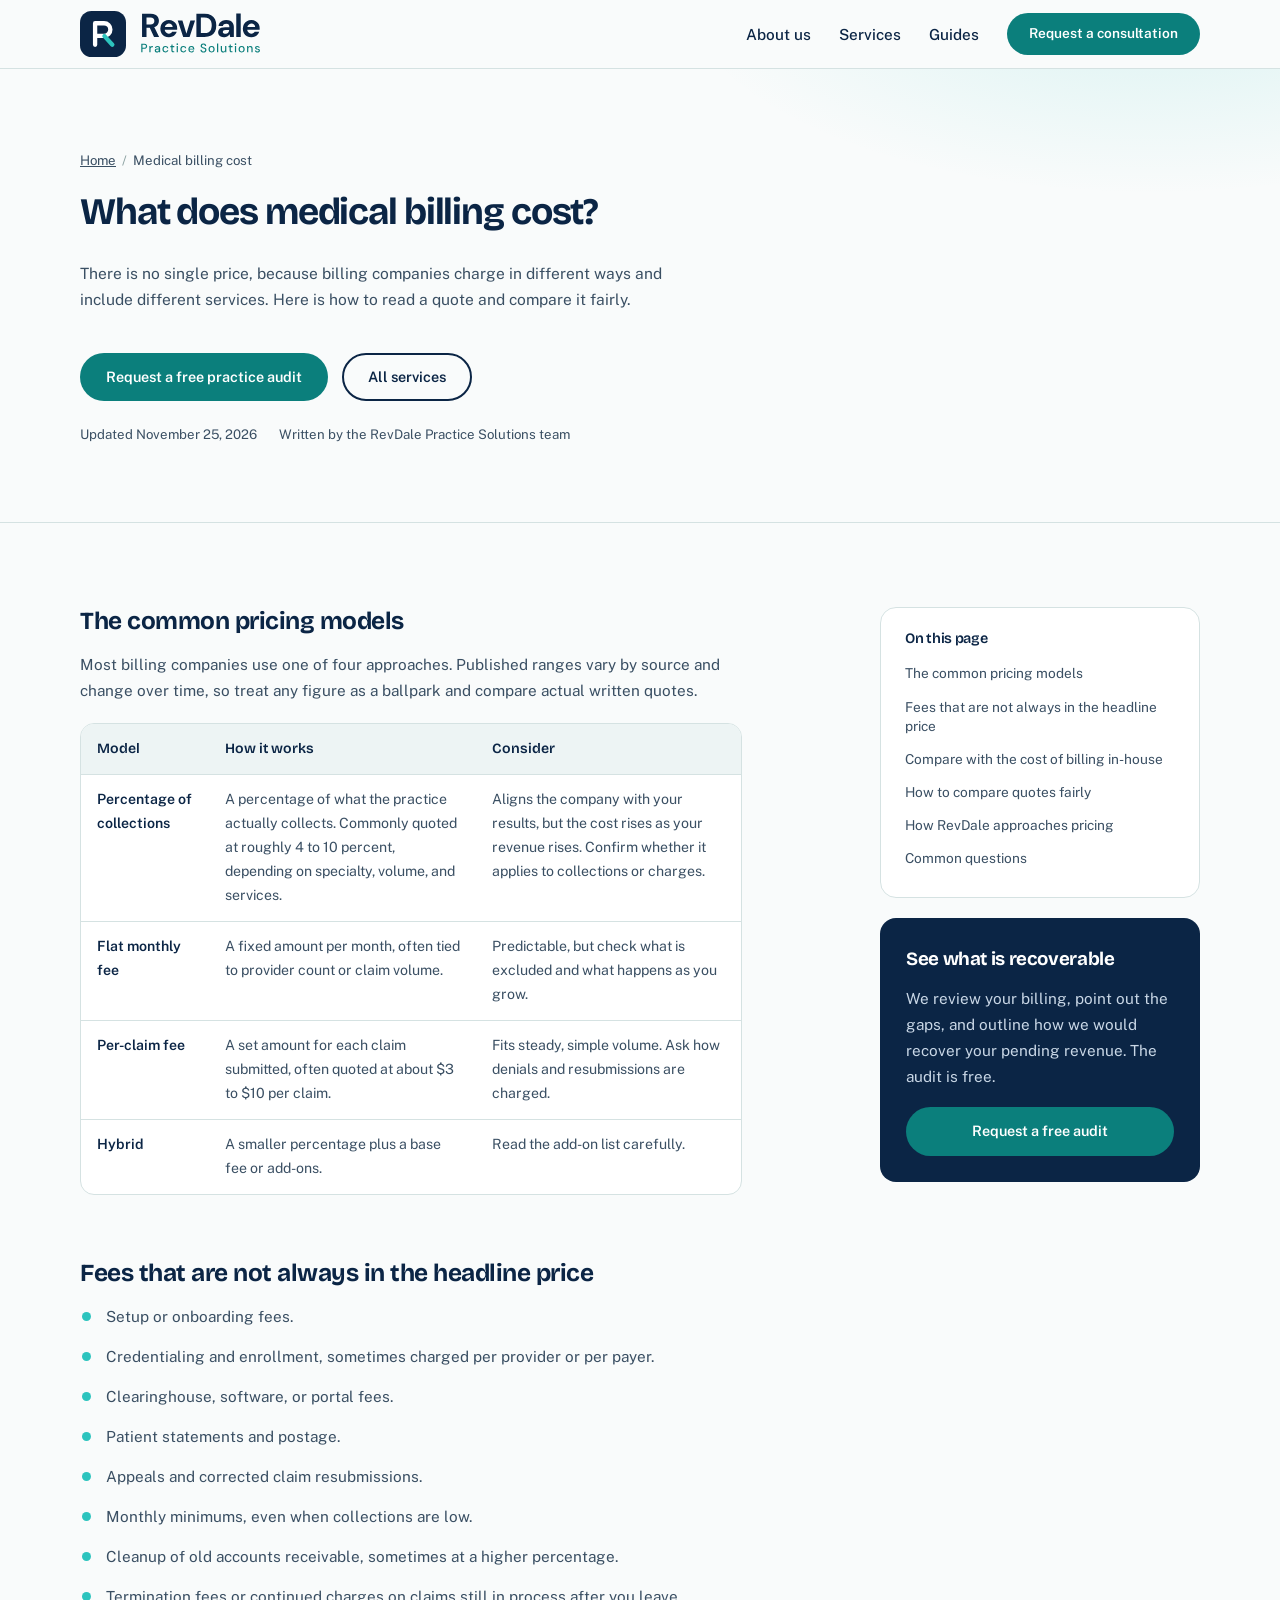
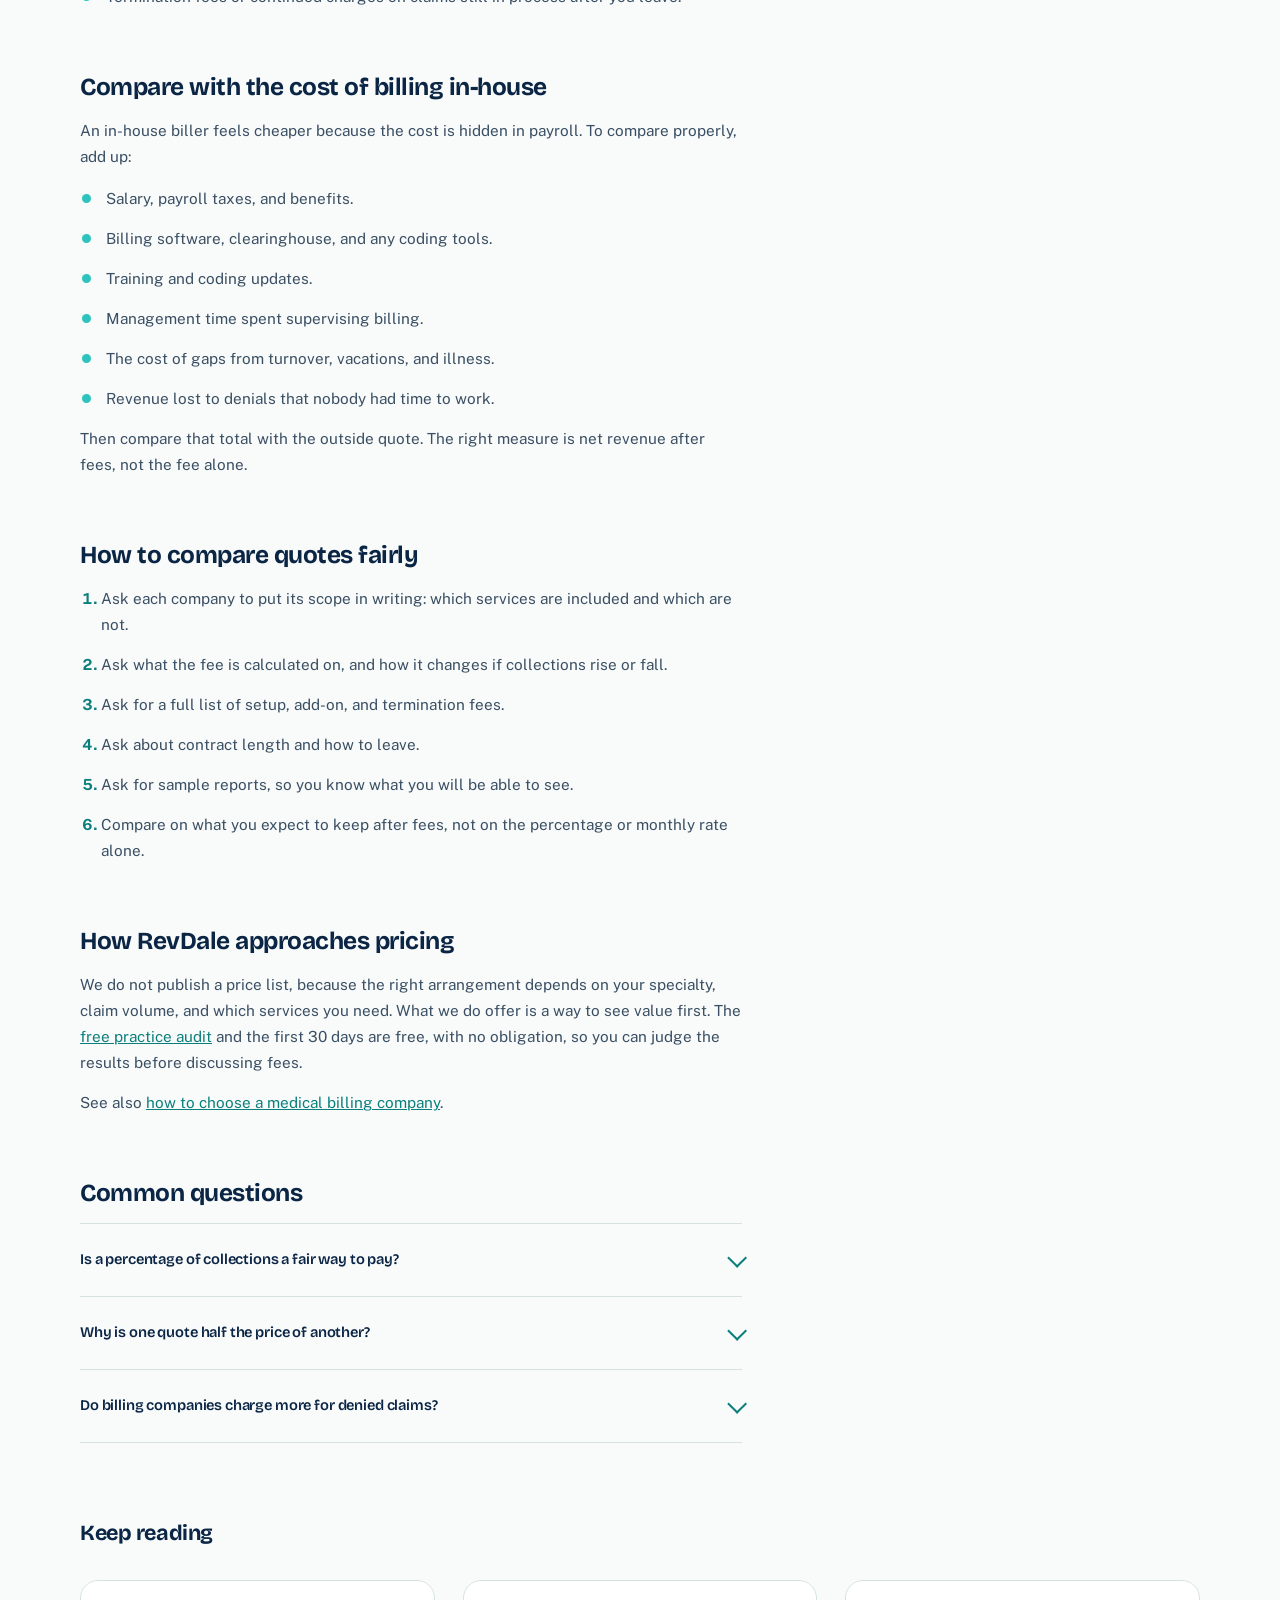
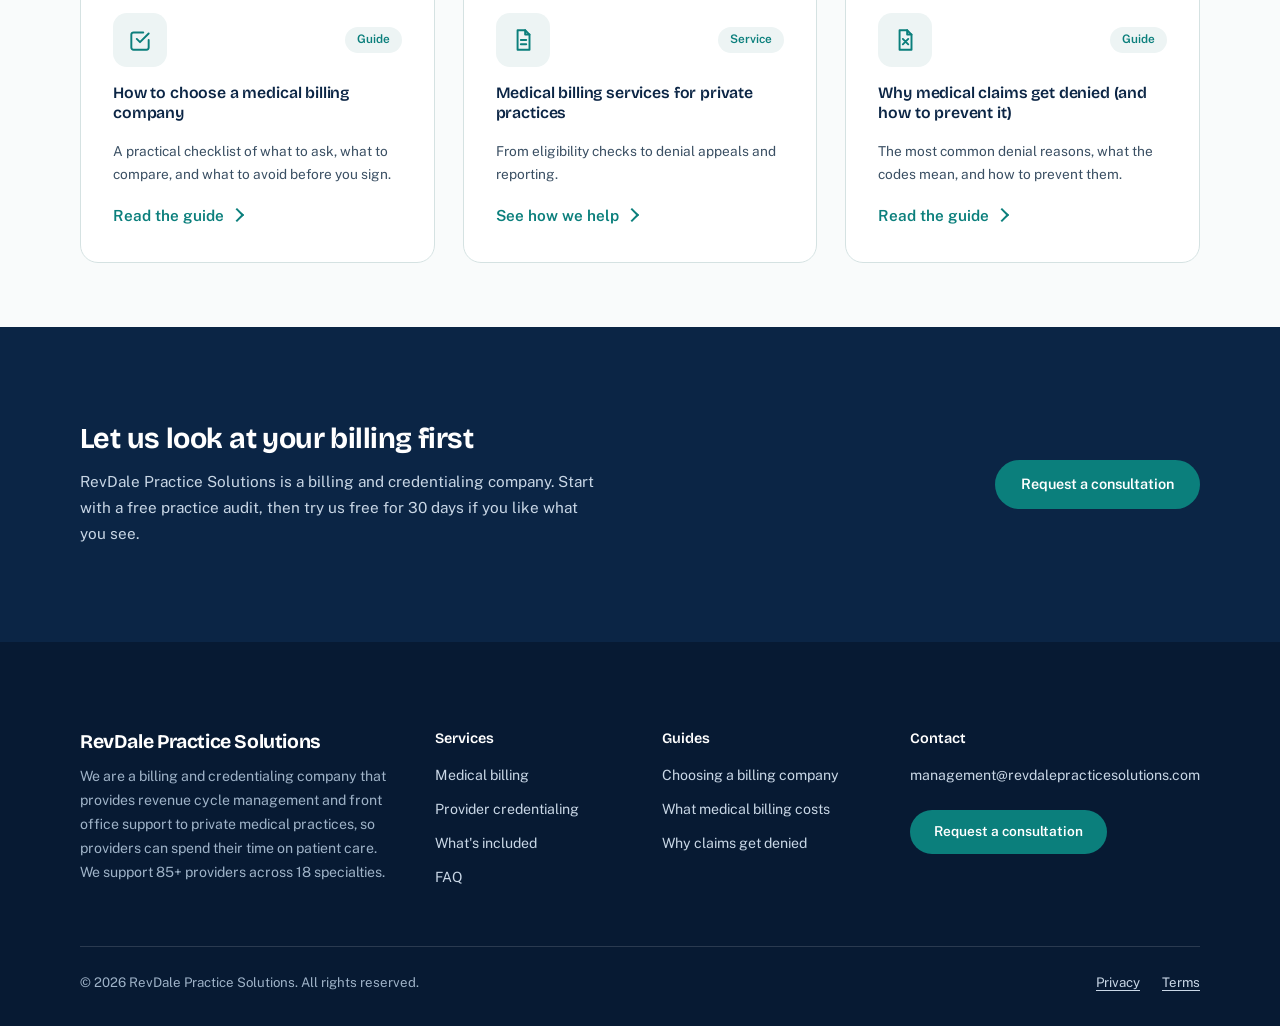
<file: resources/medical-billing-cost/index.html>
<!doctype html>
<html lang="en">
<head>
<meta charset="utf-8">
<meta name="viewport" content="width=device-width, initial-scale=1">
<title>How Much Does Medical Billing Cost? Pricing Explained</title>
<meta name="description" content="How medical billing companies charge: percentage of collections, flat fees, and per-claim pricing, plus fees to watch for and how to compare quotes fairly.">
<meta name="robots" content="index, follow, max-image-preview:large, max-snippet:-1, max-video-preview:-1">
<meta name="theme-color" content="#0B2545">
<link rel="canonical" href="https://revdalepracticesolutions.com/resources/medical-billing-cost/">
<meta property="og:site_name" content="RevDale Practice Solutions">
<meta property="og:locale" content="en_US">
<meta property="og:type" content="article">
<meta property="og:url" content="https://revdalepracticesolutions.com/resources/medical-billing-cost/">
<meta property="og:title" content="How Much Does Medical Billing Cost? Pricing Explained">
<meta property="og:description" content="How medical billing companies charge: percentage of collections, flat fees, and per-claim pricing, plus fees to watch for and how to compare quotes fairly.">
<meta property="og:image" content="https://revdalepracticesolutions.com/og-image.png">
<meta property="og:image:width" content="1200">
<meta property="og:image:height" content="630">
<meta name="twitter:card" content="summary_large_image">
<meta name="twitter:title" content="How Much Does Medical Billing Cost? Pricing Explained">
<meta name="twitter:description" content="How medical billing companies charge: percentage of collections, flat fees, and per-claim pricing, plus fees to watch for and how to compare quotes fairly.">
<meta name="twitter:image" content="https://revdalepracticesolutions.com/og-image.png">
<link rel="icon" href="data:image/svg+xml,%3Csvg xmlns='http://www.w3.org/2000/svg' viewBox='0 0 32 32'%3E%3Crect width='32' height='32' rx='8' fill='%230B2545'/%3E%3Cpath d='M9 23V9h7a4.5 4.5 0 0 1 0 9h-7m7 0 6 5' fill='none' stroke='%232DC4BE' stroke-width='3' stroke-linecap='round' stroke-linejoin='round'/%3E%3C/svg%3E">
<link rel="preconnect" href="https://fonts.googleapis.com">
<link rel="preconnect" href="https://fonts.gstatic.com" crossorigin>
<link href="https://fonts.googleapis.com/css2?family=Bricolage+Grotesque:opsz,wght@12..96,500..800&family=Public+Sans:wght@400;500;600&display=swap" rel="stylesheet">
<link rel="stylesheet" href="/assets/site.css">
<script type="application/ld+json">
{
 "@context": "https://schema.org",
 "@graph": [
  {
   "@type": "BreadcrumbList",
   "itemListElement": [
    {
     "@type": "ListItem",
     "position": 1,
     "name": "Home",
     "item": "https://revdalepracticesolutions.com/"
    },
    {
     "@type": "ListItem",
     "position": 2,
     "name": "Medical billing cost",
     "item": "https://revdalepracticesolutions.com/resources/medical-billing-cost/"
    }
   ]
  },
  {
   "@type": "Article",
   "@id": "https://revdalepracticesolutions.com/resources/medical-billing-cost/#article",
   "headline": "What does medical billing cost?",
   "description": "How medical billing companies charge: percentage of collections, flat fees, and per-claim pricing, plus fees to watch for and how to compare quotes fairly.",
   "datePublished": "2026-11-25",
   "dateModified": "2026-11-25",
   "author": {
    "@type": "Organization",
    "name": "RevDale Practice Solutions",
    "@id": "https://revdalepracticesolutions.com/#organization"
   },
   "publisher": {
    "@id": "https://revdalepracticesolutions.com/#organization"
   },
   "image": "https://revdalepracticesolutions.com/og-image.png",
   "mainEntityOfPage": "https://revdalepracticesolutions.com/resources/medical-billing-cost/",
   "inLanguage": "en-US"
  },
  {
   "@type": "FAQPage",
   "@id": "https://revdalepracticesolutions.com/resources/medical-billing-cost/#faq",
   "mainEntity": [
    {
     "@type": "Question",
     "name": "Is a percentage of collections a fair way to pay?",
     "acceptedAnswer": {
      "@type": "Answer",
      "text": "It can be, because the company earns more only when you are paid. The details matter: confirm what the percentage applies to, whether it covers all services, and whether additional fees are charged on top."
     }
    },
    {
     "@type": "Question",
     "name": "Why is one quote half the price of another?",
     "acceptedAnswer": {
      "@type": "Answer",
      "text": "Usually because the scope differs. One may include credentialing, denial appeals, patient statements, and reporting, while the other charges for those separately or does not offer them. Compare the written scope line by line."
     }
    },
    {
     "@type": "Question",
     "name": "Do billing companies charge more for denied claims?",
     "acceptedAnswer": {
      "@type": "Answer",
      "text": "Some charge for appeals or resubmissions and some include them. Ask directly, because denial work is where much of the effort, and many hidden fees, can sit."
     }
    }
   ]
  }
 ]
}
</script>
</head>
<body>
<a class="skip" href="#main">Skip to content</a>
<header class="site-header">
  <div class="wrap bar">
    <a class="brand" href="/" aria-label="RevDale Practice Solutions, home">
      <svg class="logo-svg" xmlns="http://www.w3.org/2000/svg" viewBox="0 0 258.0 64" aria-hidden="true" focusable="false"><rect width="64" height="64" rx="16" fill="#0B2545"/><path d="M21 47V17h12.5a8.75 8.75 0 0 1 0 17.5H21" fill="none" stroke="#FFFFFF" stroke-width="6" stroke-linecap="round" stroke-linejoin="round"/><path d="M34 35l11 12" fill="none" stroke="#2DC4BE" stroke-width="6" stroke-linecap="round"/><path transform="translate(84 36)" d="M2.32260693359375 0.0V-32.2H14.3634326171875Q18.2432900390625 -32.2 20.783593994140624 -30.867589111328126Q23.32389794921875 -29.53517822265625 24.568273193359374 -27.31132080078125Q25.8126484375 -25.08746337890625 25.8126484375 -22.3385703125Q25.8126484375 -19.7625703125 24.599201904296876 -17.533159423828124Q23.38575537109375 -15.30374853515625 20.839897949218752 -13.948337646484376Q18.29404052734375 -12.5929267578125 14.2872900390625 -12.5929267578125H8.532505859375V0.0ZM19.01903466796875 0.0 12.3934287109375 -14.155320800781249H19.117256347656248L26.10768408203125 0.0ZM8.532505859375 -17.11196630859375H13.9795751953125Q16.7967158203125 -17.11196630859375 18.130732666015625 -18.488018798828126Q19.46474951171875 -19.8640712890625 19.46474951171875 -22.1307841796875Q19.46474951171875 -24.36260400390625 18.149768310546875 -25.6910673828125Q16.834787109375 -27.019530761718748 13.96053955078125 -27.019530761718748H8.532505859375Z M39.693055419921876 0.552Q36.18437622070313 0.552 33.492590087890626 -0.9295178222656248Q30.800803955078123 -2.4110356445312497 29.28439306640625 -5.061589111328125Q27.767982177734375 -7.7121425781249995 27.767982177734375 -11.19228515625Q27.767982177734375 -14.7723564453125 29.26139306640625 -17.507767333984376Q30.754803955078124 -20.24317822265625 33.442625732421874 -21.805589111328125Q36.130447509765624 -23.368 39.70416235351563 -23.368Q43.11609106445313 -23.368 45.71032373046875 -21.886482177734372Q48.30455639648437 -20.40496435546875 49.76782470703125 -17.868624755859376Q51.231093017578125 -15.33228515625 51.231093017578125 -12.1027841796875Q51.231093017578125 -11.6427841796875 51.21761083984375 -11.073337646484376Q51.204128662109376 -10.50389111328125 51.13116430664063 -9.88685546875H32.202950439453126V-13.685786132812499H44.932372314453126Q44.79437231445313 -15.85417626953125 43.338212890625 -17.14457678222656Q41.882053466796876 -18.434977294921875 39.720019775390625 -18.434977294921875Q38.119520751953125 -18.434977294921875 36.78153955078125 -17.722763427734375Q35.443558349609376 -17.010549560546874 34.664719726562495 -15.566295837402343Q33.88588110351562 -14.122042114257813 33.88588110351562 -11.89974853515625V-10.55781982421875Q33.88588110351562 -8.708259887695313 34.62030883789062 -7.348064819335938Q35.35473657226562 -5.987869750976563 36.67289178466797 -5.247102416992187Q37.99104699707031 -4.506335083007812 39.63912670898438 -4.506335083007812Q41.330053466796876 -4.506335083007812 42.48165942382812 -5.2597984619140625Q43.63326538085937 -6.013261840820312 44.23444360351563 -7.2394296874999995H50.56012866210938Q49.90819995117187 -5.04253662109375 48.37989599609375 -3.27867919921875Q46.85159204101562 -1.51482177734375 44.64280590820312 -0.481410888671875Q42.434019775390624 0.552 39.693055419921876 0.552Z M59.57805151367187 0.0 51.976124755859374 -22.816H58.50484545898438L63.95787817382812 -4.5440301513671875H64.13632470703125L69.60839306640625 -22.816H76.072078125L68.4701513671875 0.0Z M77.93860693359375 0.0V-32.2H89.13378888141557Q94.74787470112322 -32.2 98.41742099313973 -30.204553466796874Q102.08696728515625 -28.20910693359375 103.85796728515625 -24.598106933593748Q105.62896728515625 -20.98710693359375 105.62896728515625 -16.08889306640625Q105.62896728515625 -11.22875048828125 103.85796728515625 -7.6137861328125Q102.08696728515625 -3.9988217773437498 98.42327446532335 -1.9994108886718749Q94.75958164549044 0.0 89.12289599609375 0.0ZM84.148505859375 -5.3232197265625H88.788216796875Q92.76054752456872 -5.3232197265625 95.05400496345624 -6.608058349609375Q97.34746240234375 -7.89289697265625 98.31426538085938 -10.3095029296875Q99.281068359375 -12.72610888671875 99.281068359375 -16.08889306640625Q99.281068359375 -19.48974853515625 98.31426538085938 -21.90239013671875Q97.34746240234375 -24.31503173828125 95.05400496345624 -25.622870361328125Q92.76054752456872 -26.930708984375 88.788216796875 -26.930708984375H84.148505859375Z M116.22076733398437 0.552Q113.45878515625 0.552 111.66458441162109 -0.37355346679687496Q109.87038366699218 -1.29910693359375 109.01819183349609 -2.868660400390625Q108.166 -4.4382138671875 108.166 -6.3242138671875Q108.166 -8.42753466796875 109.25069752165328 -10.022898610158009Q110.33539504330658 -11.618262552347268 112.54037130488905 -12.524345143361135Q114.74534756647154 -13.430427734375 118.09943289929767 -13.430427734375H123.8345703125Q123.8345703125 -15.130863891601562 123.35962748904345 -16.23058321126302Q122.88468466558689 -17.33030253092448 121.89518336896198 -17.869157735188804Q120.90568207233707 -18.408012939453126 119.37885937499999 -18.408012939453126Q117.6102177734375 -18.408012939453126 116.33171875 -17.610929016113282Q115.0532197265625 -16.813845092773438 114.76611279296876 -15.146712890625H108.733857421875Q108.98415702056884 -17.659485830911777 110.38810994338989 -19.495403315846513Q111.79206286621094 -21.33132080078125 114.124572265625 -22.349660400390626Q116.45708166503906 -23.368 119.40582373046874 -23.368Q122.69158242458766 -23.368 125.08487127685547 -22.275893066406248Q127.47816012912327 -21.1837861328125 128.76131468370227 -19.104268310546875Q130.04446923828124 -17.02475048828125 130.04446923828124 -14.03V0.0H124.88620544433593L124.21565100097656 -3.55153466796875H124.07765100097656Q123.43410754692263 -2.5408448570514546 122.61004437404725 -1.7754355510843212Q121.78598120117186 -1.0100262451171875 120.80808392333984 -0.49807550048828125Q119.83018664550781 0.013875244140625 118.67447481258617 0.28293762207031253Q117.51876297966452 0.552 116.22076733398437 0.552ZM118.13998609734973 -4.25096826171875Q119.39473364257812 -4.25096826171875 120.34885321044922 -4.6752890625Q121.30297277832031 -5.09960986328125 121.98029357910156 -5.844942298583984Q122.6576143798828 -6.5902747338867185 123.05734185791015 -7.565558344726563Q123.45706933593749 -8.540841955566407 123.59189111328125 -9.626738159179688V-9.6314970703125H118.8015009765625Q117.38339599609375 -9.6314970703125 116.47527221679687 -9.277765380859375Q115.5671484375 -8.92403369140625 115.14441674804686 -8.3006416015625Q114.72168505859375 -7.67724951171875 114.72168505859375 -6.85875048828125Q114.72168505859375 -6.013287109375 115.14897156385436 -5.426377197265625Q115.57625806911496 -4.83946728515625 116.3497126660869 -4.5452177734375Q117.12316726305885 -4.25096826171875 118.13998609734973 -4.25096826171875Z M133.4008123779297 0.0V-32.43H139.61071130371093V0.0Z M154.46505541992187 0.552Q150.95637622070313 0.552 148.2645900878906 -0.9295178222656248Q145.57280395507811 -2.4110356445312497 144.05639306640626 -5.061589111328125Q142.53998217773437 -7.7121425781249995 142.53998217773437 -11.19228515625Q142.53998217773437 -14.7723564453125 144.03339306640623 -17.507767333984376Q145.52680395507812 -20.24317822265625 148.21462573242187 -21.805589111328125Q150.9024475097656 -23.368 154.47616235351563 -23.368Q157.88809106445314 -23.368 160.48232373046875 -21.886482177734372Q163.07655639648436 -20.40496435546875 164.53982470703124 -17.868624755859376Q166.00309301757812 -15.33228515625 166.00309301757812 -12.1027841796875Q166.00309301757812 -11.6427841796875 165.98961083984375 -11.073337646484376Q165.97612866210937 -10.50389111328125 165.90316430664063 -9.88685546875H146.97495043945312V-13.685786132812499H159.7043723144531Q159.56637231445313 -15.85417626953125 158.110212890625 -17.14457678222656Q156.65405346679688 -18.434977294921875 154.49201977539062 -18.434977294921875Q152.89152075195312 -18.434977294921875 151.55353955078124 -17.722763427734375Q150.21555834960938 -17.010549560546874 149.4367197265625 -15.566295837402343Q148.65788110351562 -14.122042114257813 148.65788110351562 -11.89974853515625V-10.55781982421875Q148.65788110351562 -8.708259887695313 149.39230883789062 -7.348064819335938Q150.12673657226563 -5.987869750976563 151.44489178466796 -5.247102416992187Q152.76304699707032 -4.506335083007812 154.41112670898437 -4.506335083007812Q156.10205346679686 -4.506335083007812 157.2536594238281 -5.2597984619140625Q158.40526538085936 -6.013261840820312 159.0064436035156 -7.2394296874999995H165.33212866210937Q164.68019995117186 -5.04253662109375 163.15189599609374 -3.27867919921875Q161.62359204101563 -1.51482177734375 159.4148059082031 -0.481410888671875Q157.20601977539062 0.552 154.46505541992187 0.552Z" fill="#0B2545"/><path transform="translate(84 57.5) scale(0.9836 1)" d="M1.253287621024251 0.0V-12.04H5.368071629813313Q6.803322571955988 -12.04 7.732084081985765 -11.56253038655599Q8.660845592015542 -11.08506077311198 9.110662944410521 -10.272667141113281Q9.560480296805501 -9.460273509114582 9.560480296805501 -8.43192787923177Q9.560480296805501 -7.439330688476563 9.120247649897635 -6.62410675738901Q8.68001500298977 -5.808882826301455 7.7526910991755855 -5.3191024238929145Q6.825367195361403 -4.829322021484375 5.368071629813313 -4.829322021484375H2.9732739735633134V0.0ZM2.9732739735633134 -6.256121020507813H5.302388901168108Q6.648699127471447 -6.256121020507813 7.225815005107224 -6.847723955501616Q7.802930882743001 -7.439326890495419 7.802930882743001 -8.432153012260795Q7.802930882743001 -9.468942884895206 7.225815005107224 -10.044927350650728Q6.648699127471447 -10.62091181640625 5.302388901168108 -10.62091181640625H2.9732739735633134Z M12.69162737454176 0.0V-8.66026298828125H14.236056988799572L14.383785504424573 -7.027251750388741Q14.680241949737072 -7.611166765037179 15.1423253550753 -8.020012552016974Q15.604408760413527 -8.428858338996768 16.23857150295973 -8.647760663639009Q16.872734245505928 -8.86666298828125 17.665233502471448 -8.86666298828125V-7.058898266601562H17.059465319275855Q16.516634257164597 -7.058898266601562 16.0346665479511 -6.9231525459632275Q15.552698838737607 -6.787406825324893 15.185863935123383 -6.481119808299839Q14.81902903150916 -6.174832791274786 14.615321379294992 -5.644700119952857Q14.411613727080823 -5.114567448630929 14.411613727080823 -4.323073750647903V0.0Z M23.47419128417969 0.2064Q22.41086051184833 0.2064 21.708381080695986 -0.1565085571289062Q21.005901649543645 -0.5194171142578125 20.66229722529203 -1.1274277709960938Q20.318692801040413 -1.735438427734375 20.318692801040413 -2.449242626953125Q20.318692801040413 -3.3030683243483305 20.758860213236325 -3.9091383646351128Q21.19902762543224 -4.515208404921895 22.02824447829388 -4.842291580390635Q22.857461331155523 -5.169374755859375 24.019292094280942 -5.169374755859375H26.261480067512394Q26.261480067512394 -5.9291043595045805 26.04145945267176 -6.43001407576998Q25.821438837831124 -6.930923792035381 25.379995481783446 -7.183812359884878Q24.938552125735765 -7.436700927734375 24.272702371352914 -7.436700927734375Q23.50167242272198 -7.436700927734375 22.94515040973276 -7.063838971744477Q22.388628396743538 -6.690977015754581 22.26051758131385 -5.964281061065197H20.53776184400916Q20.638243515615724 -6.887485137977833 21.161825798335208 -7.532137961631831Q21.68540808105469 -8.17679078528583 22.508480151367188 -8.52172688678354Q23.331552221679686 -8.86666298828125 24.27586543287635 -8.86666298828125Q25.481572370346058 -8.86666298828125 26.308215965369346 -8.437552172851563Q27.134859560392634 -8.008441357421875 27.558162990222044 -7.227422888183593Q27.981466420051454 -6.4464044189453125 27.981466420051454 -5.371552040168643V0.0H26.48270435950458L26.342932313606145 -1.4686778076171876Q26.168347766723357 -1.1155215206833748 25.90264446441637 -0.8099053510324195Q25.636941162109377 -0.5042891813814641 25.286144325324894 -0.27863693688213825Q24.935347488540412 -0.0529846923828125 24.484066678579097 0.07670765380859375Q24.032785868617786 0.2064 23.47419128417969 0.2064ZM23.798090030348693 -1.1950945068359375Q24.354346083137393 -1.1950945068359375 24.799693702766298 -1.4181780029296875Q25.245041322395206 -1.6412614990234375 25.562724818488956 -2.027082195920914Q25.880408314582706 -2.412902892818391 26.048802760383488 -2.8984050023249983Q26.21719720618427 -3.3839071118316055 26.233012513801455 -3.9108474386662246V-3.95648291015625H24.184878212043643Q23.44794616699219 -3.95648291015625 22.989846369205416 -3.7770917602539065Q22.531746571418644 -3.5977006103515623 22.32910204706937 -3.2824367134436967Q22.1264575227201 -2.9671728165358306 22.1264575227201 -2.5591624267578124Q22.1264575227201 -2.140175927734375 22.322117393078987 -1.8325469360351563Q22.517777263437875 -1.5249179443359375 22.894162224502843 -1.3600062255859375Q23.270547185567807 -1.1950945068359375 23.798090030348693 -1.1950945068359375Z M35.548289453125 0.2064Q34.29590210279822 0.2064 33.31184210191044 -0.36609435902992105Q32.327782101022656 -0.9385887180598421 31.76794736314091 -1.959127698958894Q31.20811262525916 -2.979666679857946 31.20811262525916 -4.317536384059031Q31.20811262525916 -5.6790058986365795 31.76794736314091 -6.697865765938163Q32.327782101022656 -7.716725633239746 33.31184210191044 -8.291694310760498Q34.29590210279822 -8.86666298828125 35.55134301964858 -8.86666298828125Q37.12657664358955 -8.86666298828125 38.19013970809003 -8.044717358398438Q39.253702772590515 -7.222771728515625 39.5426940567702 -5.821065161132813H37.75667708899677Q37.58749226393103 -6.565421177604795 36.97432810007568 -6.979808806575835Q36.361163936220336 -7.394196435546875 35.531089453125 -7.394196435546875Q34.833392005988955 -7.394196435546875 34.249752040168644 -7.044952136230469Q33.666112074348334 -6.695707836914062 33.315887056834995 -6.012982176023835Q32.96566203932166 -5.330256515133608 32.96566203932166 -4.330131494140625Q32.96566203932166 -3.5881260730257423 33.169267459243535 -3.012076354383965Q33.37287287916541 -2.4360266357421874 33.723544588573276 -2.0436595092773437Q34.074216297981145 -1.6512923828125 34.54247360468656 -1.4516609985351563Q35.010730911391974 -1.2520296142578125 35.531089453125 -1.2520296142578125Q36.091020321433334 -1.2520296142578125 36.54732587186273 -1.4379630391160103Q37.00363142229213 -1.6238964639742082 37.323117317167885 -1.9812049458542915Q37.64260321204364 -2.338513427734375 37.75667708899677 -2.8391978271484377H39.5426940567702Q39.25721372070312 -1.4695162397654045 38.18792110755145 -0.6315581198827023Q37.118628494399786 0.2064 35.548289453125 0.2064Z M46.482216489058736 0.0Q45.667096689254045 0.0 45.06312148173451 -0.25503377685546874Q44.45914627421499 -0.5100675537109375 44.1344233127892 -1.1131535766601564Q43.80970035136342 -1.716239599609375 43.80970035136342 -2.747248583984375V-7.214485620117188H42.311013876754046V-8.66026298828125H43.80970035136342L44.020929803442534 -10.844090844726562H45.52883159470832V-8.66026298828125H47.97867067766488V-7.214485620117188H45.529686703902485V-2.7409224609375Q45.529686703902485 -2.002109814453125 45.834345273238426 -1.735706652832031Q46.13900384257436 -1.4693034912109375 46.90134261210561 -1.4693034912109375H47.8945596775353V0.0Z M51.35805772122145 0.0V-8.66026298828125H53.07804407376051V0.0ZM52.2196324282527 -10.303642993164063Q51.72637119778395 -10.303642993164063 51.40619599026442 -10.615910546875Q51.08602078274489 -10.928178100585937 51.08602078274489 -11.399297900390625Q51.08602078274489 -11.87358076171875 51.40619599026442 -12.171811376953126Q51.72637119778395 -12.4700419921875 52.2196324282527 -12.4700419921875Q52.70201978176833 -12.4700419921875 53.029213458526144 -12.171811376953126Q53.35640713528395 -11.87358076171875 53.35640713528395 -11.399297900390625Q53.35640713528395 -10.928178100585937 53.029213458526144 -10.615910546875Q52.70201978176833 -10.303642993164063 52.2196324282527 -10.303642993164063Z M60.891889453125 0.2064Q59.639502102798225 0.2064 58.65544210191044 -0.36609435902992105Q57.67138210102266 -0.9385887180598421 57.111547363140915 -1.959127698958894Q56.551712625259164 -2.979666679857946 56.551712625259164 -4.317536384059031Q56.551712625259164 -5.6790058986365795 57.111547363140915 -6.697865765938163Q57.67138210102266 -7.716725633239746 58.65544210191044 -8.291694310760498Q59.639502102798225 -8.86666298828125 60.89494301964858 -8.86666298828125Q62.470176643589554 -8.86666298828125 63.53373970809004 -8.044717358398438Q64.59730277259052 -7.222771728515625 64.88629405677021 -5.821065161132813H63.10027708899677Q62.931092263931035 -6.565421177604795 62.31792810007569 -6.979808806575835Q61.70476393622034 -7.394196435546875 60.874689453125 -7.394196435546875Q60.17699200598896 -7.394196435546875 59.59335204016864 -7.044952136230469Q59.00971207434833 -6.695707836914062 58.659487056835 -6.012982176023835Q58.309262039321666 -5.330256515133608 58.309262039321666 -4.330131494140625Q58.309262039321666 -3.5881260730257423 58.51286745924354 -3.012076354383965Q58.716472879165416 -2.4360266357421874 59.067144588573285 -2.0436595092773437Q59.41781629798115 -1.6512923828125 59.88607360468656 -1.4516609985351563Q60.354330911391976 -1.2520296142578125 60.874689453125 -1.2520296142578125Q61.434620321433336 -1.2520296142578125 61.890925871862734 -1.4379630391160103Q62.34723142229214 -1.6238964639742082 62.666717317167894 -1.9812049458542915Q62.98620321204365 -2.338513427734375 63.10027708899677 -2.8391978271484377H64.88629405677021Q64.60081372070313 -1.4695162397654045 63.531521107551455 -0.6315581198827023Q62.46222849439979 0.2064 60.891889453125 0.2064Z M72.18605057532488 0.2064Q70.94068512122332 0.2064 69.98040442744046 -0.35786719440072773Q69.0201237336576 -0.9221343888014555 68.47471817945838 -1.9386471451491119Q67.92931262525916 -2.955159901496768 67.92931262525916 -4.304827001953125Q67.92931262525916 -5.67450927734375 68.46787365351469 -6.69682975384146Q69.0064346817702 -7.71915023033917 69.97215231402963 -8.29290660931021Q70.93786994628906 -8.86666298828125 72.21096139075458 -8.86666298828125Q73.48658496412635 -8.86666298828125 74.39961467444598 -8.302395793880523Q75.31264438476562 -7.738128599479794 75.80540893395244 -6.802326525878906Q76.29817348313927 -5.866524452278018 76.29817348313927 -4.731611296287179Q76.29817348313927 -4.559611296287179 76.29659195237755 -4.362333126170933Q76.29501042161584 -4.1650549560546875 76.2746473600924 -3.927418017578125H69.1932071320951V-5.14030986328125H74.58466507408916Q74.53815832519531 -6.221069493034482 73.86646611487566 -6.830466741146147Q73.19477390455603 -7.4398639892578124 72.18921363684832 -7.4398639892578124Q71.49819859778583 -7.4398639892578124 70.9109530777663 -7.125193633235991Q70.32370755774676 -6.81052327721417 69.96930326777249 -6.198110588802397Q69.61489897779822 -5.585697900390625 69.61489897779822 -4.659307202148438V-4.171381079101563Q69.61489897779822 -3.2145407958984373 69.96744898841084 -2.5563587227210403Q70.31999899902344 -1.898176649543643 70.90368588177114 -1.5624508858069777Q71.48737276451885 -1.2267251220703126 72.17972445227801 -1.2267251220703126Q73.00909325110614 -1.2267251220703126 73.54362375488282 -1.5872544974938037Q74.07815425865948 -1.9477838729172945 74.33323685143291 -2.567231780731678H76.0550015731126Q75.82858639817833 -1.7759379468768834 75.2977361853525 -1.1491789518892765Q74.76688597252667 -0.5224199569016695 73.9836943306312 -0.15800997845083475Q73.20050268873572 0.2064 72.18605057532488 0.2064Z  M89.33886232486665 0.2064Q88.02078844791353 0.2064 87.02615467105807 -0.2657108154296875Q86.0315208942026 -0.737821630859375 85.48092405582369 -1.5978216308593751Q84.93032721744478 -2.457821630859375 84.92083803287447 -3.618326123046875H86.7317658160776Q86.73809193912447 -2.963735107421875 87.04275050846041 -2.422525622558594Q87.34740907779634 -1.8813161376953125 87.92301856265962 -1.5619282836914063Q88.49862804752291 -1.2425404296875 89.33569926334323 -1.2425404296875Q90.06185966373384 -1.2425404296875 90.5842876178354 -1.4806728759765626Q91.10671557193697 -1.718805322265625 91.3839926105112 -2.1405039916992186Q91.66126964908541 -2.5622026611328126 91.66126964908541 -3.105882861328125Q91.66126964908541 -3.7493939909517766 91.37433368186504 -4.159130861492455Q91.08739771464468 -4.568867732033134 90.59376497698129 -4.835543642254174Q90.1001322393179 -5.102219552475214 89.4588953250445 -5.308987719802484Q88.8176584107711 -5.515755887129754 88.10681058723331 -5.755971372917294Q86.68112243547738 -6.233617159897089 85.98523880351186 -6.96832571862042Q85.28935517154635 -7.70303427734375 85.28935517154635 -8.896554077148437Q85.28935517154635 -9.908584692382812 85.76571507144868 -10.657673876953124Q86.24207497135103 -11.406763061523437 87.1171979327768 -11.826581530761718Q87.99232089420259 -12.2464 89.16824701724947 -12.2464Q90.34278844791353 -12.2464 91.2163298785776 -11.817981530761719Q92.08987130924166 -11.389563061523438 92.58886814762056 -10.630292346191407Q93.08786498599947 -9.871021630859374 93.09735417056979 -8.858991015625H91.27693720279635Q91.27377414127291 -9.329323461914063 91.03000791812838 -9.769803662109375Q90.78624169498384 -10.210283862304687 90.30750608707369 -10.496853247070312Q89.82877047916354 -10.783422631835938 89.12297314029635 -10.783422631835938Q88.5326343707651 -10.800622631835937 88.06951723209322 -10.59214559326172Q87.60640009342134 -10.3836685546875 87.3447415240854 -9.994788354492186Q87.08308295474947 -9.605908154296875 87.08308295474947 -9.040480200195313Q87.08308295474947 -8.503126123046876 87.31983070865573 -8.162486022949219Q87.55657846256197 -7.821845922851563 88.00111090885103 -7.585098168945313Q88.44564335514009 -7.348350415039063 89.04250508609712 -7.1498580688476565Q89.63936681705417 -6.95136572265625 90.35959477115573 -6.712344091796875Q91.24628395572603 -6.416781030273437 91.9478253863901 -5.995381030273437Q92.64936681705416 -5.573981030273438 93.05534518619478 -4.9140549072265625Q93.46132355533541 -4.254128784179687 93.46132355533541 -3.2140242919921875Q93.46132355533541 -2.32555673828125 92.99445284000338 -1.5459229614257812Q92.52758212467134 -0.7662891845703125 91.61736681705415 -0.2799445922851562Q90.70715150943697 0.2064 89.33886232486665 0.2064Z M100.7214080951466 0.2064Q99.50083694166541 0.2064 98.5281477570951 -0.358534746517241Q97.55545857252478 -0.923469493034482 96.99658559889198 -1.946772496337767Q96.43771262525917 -2.970075499641052 96.43771262525917 -4.325287438418507Q96.43771262525917 -5.69778974609375 97.00360406813026 -6.718477575683593Q97.56949551100135 -7.739165405273438 98.5488564446045 -8.302914196777344Q99.52821737820763 -8.86666298828125 100.7487508135658 -8.86666298828125Q101.98600388502479 -8.86666298828125 102.95654201979042 -8.302914196777344Q103.92708015455604 -7.739165405273438 104.48595312818885 -6.720812540409483Q105.04482610182167 -5.702459675545528 105.04482610182167 -4.326426837013272Q105.04482610182167 -2.966775341796875 104.47893465895058 -1.9451224174156785Q103.91304321607947 -0.923469493034482 102.93587130874734 -0.358534746517241Q101.9586994014152 0.2064 100.7214080951466 0.2064ZM100.72668438087172 -1.27239267578125Q101.4228036164701 -1.27239267578125 102.00226850904824 -1.6135553779944778Q102.58173340162635 -1.9547180802077055 102.93450504469276 -2.639091459037476Q103.28727668775916 -3.323464837867247 103.28727668775916 -4.331223439660536Q103.28727668775916 -5.353002392578125 102.94191908967943 -6.029669226074219Q102.59656149159969 -6.7063360595703125 102.01872190728372 -7.047103186035156Q101.44088232296775 -7.3878703125 100.7510145786021 -7.3878703125Q100.07614395911396 -7.3878703125 99.49023011634053 -7.047103186035156Q98.90431627356709 -6.7063360595703125 98.54978915644438 -6.028379436035156Q98.19526203932166 -5.3504228125 98.19526203932166 -4.328937074387752Q98.19526203932166 -3.3224731853653897 98.54803368238808 -2.6385956327865476Q98.90080532545448 -1.9547180802077055 99.47443770380767 -1.6135553779944778Q100.04807008216083 -1.27239267578125 100.72668438087172 -1.27239267578125Z M108.42482737454176 0.0V-12.384H110.14481372708083V0.0Z M117.02652211809456 0.2064Q116.01073490045071 0.2064 115.26429037450701 -0.20320717295110224Q114.51784584856331 -0.6128143459022045 114.11623939104379 -1.445572021459043Q113.71463293352426 -2.2783296970158817 113.71463293352426 -3.526897857889533V-8.66026298828125H115.43145622453989V-3.707509086255413Q115.43145622453989 -2.4877196341872216 115.95873177545072 -1.872148501175642Q116.48600732636154 -1.2565773681640624 117.49116818883722 -1.2565773681640624Q118.16965798000443 -1.2565773681640624 118.70894035422529 -1.5813212789729238Q119.24822272844614 -1.906065189781785 119.55989976702035 -2.523730181365388Q119.87157680559457 -3.1413951729489913 119.87157680559457 -4.03375827326581V-8.66026298828125H121.59156315813362V0.0H120.05345966692269L119.93899211321175 -1.47765888671875Q119.54226147356331 -0.6957024169921875 118.78091791887582 -0.24465120849609373Q118.01957436418832 0.2064 117.02652211809456 0.2064Z M128.85981648905874 0.0Q128.04469668925404 0.0 127.44072148173451 -0.25503377685546874Q126.83674627421499 -0.5100675537109375 126.51202331278921 -1.1131535766601564Q126.18730035136342 -1.716239599609375 126.18730035136342 -2.747248583984375V-7.214485620117188H124.68861387675405V-8.66026298828125H126.18730035136342L126.39852980344253 -10.844090844726562H127.90643159470832V-8.66026298828125H130.35627067766487V-7.214485620117188H127.90728670390249V-2.7409224609375Q127.90728670390249 -2.002109814453125 128.21194527323843 -1.735706652832031Q128.51660384257437 -1.4693034912109375 129.2789426121056 -1.4693034912109375H130.27215967753529V0.0Z M133.73565772122143 0.0V-8.66026298828125H135.4556440737605V0.0ZM134.59723242825268 -10.303642993164063Q134.10397119778395 -10.303642993164063 133.78379599026442 -10.615910546875Q133.46362078274487 -10.928178100585937 133.46362078274487 -11.399297900390625Q133.46362078274487 -11.87358076171875 133.78379599026442 -12.171811376953126Q134.10397119778395 -12.4700419921875 134.59723242825268 -12.4700419921875Q135.07961978176832 -12.4700419921875 135.40681345852613 -12.171811376953126Q135.73400713528395 -11.87358076171875 135.73400713528395 -11.399297900390625Q135.73400713528395 -10.928178100585937 135.40681345852613 -10.615910546875Q135.07961978176832 -10.303642993164063 134.59723242825268 -10.303642993164063Z M143.2130080951466 0.2064Q141.9924369416654 0.2064 141.0197477570951 -0.358534746517241Q140.04705857252478 -0.923469493034482 139.48818559889196 -1.946772496337767Q138.92931262525914 -2.970075499641052 138.92931262525914 -4.325287438418507Q138.92931262525914 -5.69778974609375 139.49520406813025 -6.718477575683593Q140.06109551100135 -7.739165405273438 141.0404564446045 -8.302914196777344Q142.01981737820762 -8.86666298828125 143.2403508135658 -8.86666298828125Q144.4776038850248 -8.86666298828125 145.4481420197904 -8.302914196777344Q146.41868015455603 -7.739165405273438 146.97755312818884 -6.720812540409483Q147.53642610182166 -5.702459675545528 147.53642610182166 -4.326426837013272Q147.53642610182166 -2.966775341796875 146.97053465895056 -1.9451224174156785Q146.40464321607948 -0.923469493034482 145.42747130874733 -0.358534746517241Q144.4502994014152 0.2064 143.2130080951466 0.2064ZM143.2182843808717 -1.27239267578125Q143.91440361647008 -1.27239267578125 144.4938685090482 -1.6135553779944778Q145.07333340162634 -1.9547180802077055 145.42610504469275 -2.639091459037476Q145.77887668775915 -3.323464837867247 145.77887668775915 -4.331223439660536Q145.77887668775915 -5.353002392578125 145.4335190896794 -6.029669226074219Q145.08816149159966 -6.7063360595703125 144.5103219072837 -7.047103186035156Q143.93248232296773 -7.3878703125 143.2426145786021 -7.3878703125Q142.56774395911395 -7.3878703125 141.98183011634052 -7.047103186035156Q141.39591627356708 -6.7063360595703125 141.04138915644438 -6.028379436035156Q140.68686203932165 -5.3504228125 140.68686203932165 -4.328937074387752Q140.68686203932165 -3.3224731853653897 141.03963368238806 -2.6385956327865476Q141.39240532545446 -1.9547180802077055 141.96603770380764 -1.6135553779944778Q142.53967008216082 -1.27239267578125 143.2182843808717 -1.27239267578125Z M150.91642737454177 0.0V-8.66026298828125H152.4545308657527L152.56469631985428 -7.186115049675107Q152.9692400072247 -7.964560571289063 153.726111718227 -8.415611779785156Q154.48298342922928 -8.86666298828125 155.47603567532303 -8.86666298828125Q156.5047207933575 -8.86666298828125 157.2443207933575 -8.453891981574893Q157.9839207933575 -8.041120974868535 158.39039467031063 -7.209326849639416Q158.79686854726376 -6.377532724410296 158.79686854726376 -5.126244766920805V0.0H157.08004525624813V-4.95246639778018Q157.08004525624813 -6.159765191924572 156.5482978616521 -6.78172540602088Q156.01655046705605 -7.403685620117187 155.01006096829178 -7.403685620117187Q154.33432413808407 -7.403685620117187 153.79704597115665 -7.077754982063174Q153.25976780422926 -6.751824344009161 152.94809076565502 -6.1365099184870715Q152.63641372708082 -5.521195492964983 152.63641372708082 -4.625321567183733V0.0Z M165.71543733971419 0.2064Q164.61105540612044 0.2064 163.78424655602277 -0.15801417766958475Q162.95743770592512 -0.5224283553391695 162.47829469684217 -1.1764750472337009Q161.9991516877592 -1.830521739128232 161.89684507154826 -2.6990237060546876H163.63857917799356Q163.72684885572792 -2.28864140625 163.98108918085845 -1.9440699882164596Q164.23532950598897 -1.5994985701829194 164.67054671100232 -1.394133476985991Q165.10576391601563 -1.1887683837890626 165.716822032097 -1.1887683837890626Q166.28155421302023 -1.1887683837890626 166.64535385371002 -1.353553076171875Q167.0091534943998 -1.5183377685546875 167.1889913361967 -1.7973233642578124Q167.36882917799355 -2.0763089599609375 167.36882917799355 -2.4038627197265625Q167.36882917799355 -2.8821600341796874 167.1320814240873 -3.1347803100585936Q166.89533367018106 -3.3874005859375 166.44079363642487 -3.53367649615854Q165.98625360266865 -3.6799524063795803 165.3440149902344 -3.80069189453125Q164.7551333496094 -3.9125899276047944 164.1947932739258 -4.089287602962553Q163.6344531982422 -4.265985278320312 163.1922007271156 -4.54334052734375Q162.74994825598898 -4.820695776367187 162.4908935265616 -5.243906565788388Q162.23183879713417 -5.667117355209589 162.23183879713417 -6.276684748634696Q162.23183879713417 -7.024193174675107 162.6256116120756 -7.611289946712553Q163.019384427017 -8.19838671875 163.75107907343659 -8.532524853515625Q164.48277371985617 -8.86666298828125 165.4883347900391 -8.86666298828125Q166.93067364661397 -8.86666298828125 167.81118243037017 -8.185187848697602Q168.69169121412637 -7.503712709113955 168.83991943678262 -6.249006092903018H167.1750898225248Q167.09566159986855 -6.822390516731143 166.65416518873576 -7.145361029849946Q166.21266877760294 -7.46833154296875 165.47271554856897 -7.46833154296875Q164.72247667395771 -7.46833154296875 164.33151713496 -7.173952537468075Q163.9405575959623 -6.879573531967401 163.9405575959623 -6.404096701958776Q163.9405575959623 -6.091720463219285 164.16348430016342 -5.849626949936152Q164.3864110043645 -5.607533436653018 164.82849828516098 -5.439803115981817Q165.27058556595745 -5.272072795310616 165.9070588049561 -5.145448904556036Q166.81216110202075 -4.972120654296875 167.53199122685643 -4.716441448177397Q168.25182135169212 -4.460762242057919 168.6849248986319 -3.9590635306969286Q169.11802844557167 -3.4573648193359374 169.1137263459623 -2.52742578125Q169.12662424635292 -1.7138218994140626 168.7054699006498 -1.0960535087242722Q168.2843155549467 -0.478285118034482 167.52331338740143 -0.135942559017241Q166.76231121985617 0.2064 165.71543733971419 0.2064Z" fill="#0B7F7C"/></svg>
    </a>
    <button class="menu-btn" id="menu-btn" aria-expanded="false" aria-controls="nav" aria-label="Open menu">
      <svg viewBox="0 0 24 24" fill="none" stroke="currentColor" stroke-width="2" stroke-linecap="round"><path d="M4 7h16M4 12h16M4 17h16"/></svg>
    </button>
    <nav class="nav" id="nav" aria-label="Main">
      <a href="/#about">About us</a>
      <a href="/#services">Services</a>
      <a href="/#resources">Guides</a>
      <a class="btn btn-primary" href="/#contact">Request a consultation</a>
    </nav>
  </div>
</header>
<main id="main">
  <section class="page-hero">
    <div class="wrap">
      <nav class="crumbs" aria-label="Breadcrumb"><ol><li><a href="/">Home</a></li><li aria-current="page">Medical billing cost</li></ol></nav>
      <h1>What does medical billing cost?</h1>
      <p class="lede">There is no single price, because billing companies charge in different ways and include different services. Here is how to read a quote and compare it fairly.</p>
      <div class="cta-row">
        <a class="btn btn-primary" href="/#contact">Request a free practice audit</a>
        <a class="btn btn-ghost" href="/#services">All services</a>
      </div>
      <p class="page-meta"><span>Updated November 25, 2026</span><span>Written by the RevDale Practice Solutions team</span></p>
    </div>
  </section>

  <div class="wrap layout">
    <article class="prose">
<section class="prose-sec" id="models">
<h2>The common pricing models</h2>
<p>Most billing companies use one of four approaches. Published ranges vary by source and change over time, so treat any figure as a ballpark and compare actual written quotes.</p>
<div class="table-wrap"><table>
<thead><tr><th>Model</th><th>How it works</th><th>Consider</th></tr></thead>
<tbody>
<tr><td>Percentage of collections</td><td>A percentage of what the practice actually collects. Commonly quoted at roughly 4 to 10 percent, depending on specialty, volume, and services.</td><td>Aligns the company with your results, but the cost rises as your revenue rises. Confirm whether it applies to collections or charges.</td></tr>
<tr><td>Flat monthly fee</td><td>A fixed amount per month, often tied to provider count or claim volume.</td><td>Predictable, but check what is excluded and what happens as you grow.</td></tr>
<tr><td>Per-claim fee</td><td>A set amount for each claim submitted, often quoted at about $3 to $10 per claim.</td><td>Fits steady, simple volume. Ask how denials and resubmissions are charged.</td></tr>
<tr><td>Hybrid</td><td>A smaller percentage plus a base fee or add-ons.</td><td>Read the add-on list carefully.</td></tr>
</tbody></table></div>
</section>
<section class="prose-sec" id="extras">
<h2>Fees that are not always in the headline price</h2>
<ul>
<li>Setup or onboarding fees.</li>
<li>Credentialing and enrollment, sometimes charged per provider or per payer.</li>
<li>Clearinghouse, software, or portal fees.</li>
<li>Patient statements and postage.</li>
<li>Appeals and corrected claim resubmissions.</li>
<li>Monthly minimums, even when collections are low.</li>
<li>Cleanup of old accounts receivable, sometimes at a higher percentage.</li>
<li>Termination fees or continued charges on claims still in process after you leave.</li>
</ul>
</section>
<section class="prose-sec" id="in-house">
<h2>Compare with the cost of billing in-house</h2>
<p>An in-house biller feels cheaper because the cost is hidden in payroll. To compare properly, add up:</p>
<ul>
<li>Salary, payroll taxes, and benefits.</li>
<li>Billing software, clearinghouse, and any coding tools.</li>
<li>Training and coding updates.</li>
<li>Management time spent supervising billing.</li>
<li>The cost of gaps from turnover, vacations, and illness.</li>
<li>Revenue lost to denials that nobody had time to work.</li>
</ul>
<p>Then compare that total with the outside quote. The right measure is net revenue after fees, not the fee alone.</p>
</section>
<section class="prose-sec" id="compare">
<h2>How to compare quotes fairly</h2>
<ol>
<li>Ask each company to put its scope in writing: which services are included and which are not.</li>
<li>Ask what the fee is calculated on, and how it changes if collections rise or fall.</li>
<li>Ask for a full list of setup, add-on, and termination fees.</li>
<li>Ask about contract length and how to leave.</li>
<li>Ask for sample reports, so you know what you will be able to see.</li>
<li>Compare on what you expect to keep after fees, not on the percentage or monthly rate alone.</li>
</ol>
</section>
<section class="prose-sec" id="revdale">
<h2>How RevDale approaches pricing</h2>
<p>We do not publish a price list, because the right arrangement depends on your specialty, claim volume, and which services you need. What we do offer is a way to see value first. The <a href="/#contact">free practice audit</a> and the first 30 days are free, with no obligation, so you can judge the results before discussing fees.</p>
<p>See also <a href="/resources/how-to-choose-a-medical-billing-company/">how to choose a medical billing company</a>.</p>
</section>
<section class="prose-sec" id="faq">
<h2>Common questions</h2>
<div class="qa-list">
        <details class="qa">
          <summary>Is a percentage of collections a fair way to pay?</summary>
          <p>It can be, because the company earns more only when you are paid. The details matter: confirm what the percentage applies to, whether it covers all services, and whether additional fees are charged on top.</p>
        </details>
        <details class="qa">
          <summary>Why is one quote half the price of another?</summary>
          <p>Usually because the scope differs. One may include credentialing, denial appeals, patient statements, and reporting, while the other charges for those separately or does not offer them. Compare the written scope line by line.</p>
        </details>
        <details class="qa">
          <summary>Do billing companies charge more for denied claims?</summary>
          <p>Some charge for appeals or resubmissions and some include them. Ask directly, because denial work is where much of the effort, and many hidden fees, can sit.</p>
        </details>
</div>
</section>
    </article>
    <aside class="side">
      <nav class="toc" aria-label="On this page"><h2 class="side-h">On this page</h2><ol>
<li><a href="#models">The common pricing models</a></li>
<li><a href="#extras">Fees that are not always in the headline price</a></li>
<li><a href="#in-house">Compare with the cost of billing in-house</a></li>
<li><a href="#compare">How to compare quotes fairly</a></li>
<li><a href="#revdale">How RevDale approaches pricing</a></li>
<li><a href="#faq">Common questions</a></li>
</ol></nav>
      <div class="side-card">
        <h2>See what is recoverable</h2>
        <p>We review your billing, point out the gaps, and outline how we would recover your pending revenue. The audit is free.</p>
        <a class="btn btn-primary" href="/#contact">Request a free audit</a>
      </div>
    </aside>
  </div>

  <section class="wrap related">
    <h2>Keep reading</h2>
    <div class="svc-grid">
        <a class="svc svc-link" href="/resources/how-to-choose-a-medical-billing-company/">
          <div class="svc-top"><span class="ico"><svg viewBox="0 0 24 24" aria-hidden="true"><path d="M9 11l3 3 8-8"/><path d="M20 12v7a2 2 0 0 1-2 2H6a2 2 0 0 1-2-2V7a2 2 0 0 1 2-2h9"/></svg></span><span class="tag">Guide</span></div>
          <h3>How to choose a medical billing company</h3>
          <p>A practical checklist of what to ask, what to compare, and what to avoid before you sign.</p>
          <span class="card-more">Read the guide</span>
        </a>
        <a class="svc svc-link" href="/medical-billing/">
          <div class="svc-top"><span class="ico"><svg viewBox="0 0 24 24" aria-hidden="true"><path d="M7 3h7l4 4v14H7z"/><path d="M14 3v4h4M10 12h5M10 16h5"/></svg></span><span class="tag">Service</span></div>
          <h3>Medical billing services for private practices</h3>
          <p>From eligibility checks to denial appeals and reporting.</p>
          <span class="card-more">See how we help</span>
        </a>
        <a class="svc svc-link" href="/resources/why-claims-get-denied/">
          <div class="svc-top"><span class="ico"><svg viewBox="0 0 24 24" aria-hidden="true"><path d="M7 3h7l4 4v14H7z"/><path d="M14 3v4h4"/><path d="M10 11l5 5M15 11l-5 5"/></svg></span><span class="tag">Guide</span></div>
          <h3>Why medical claims get denied (and how to prevent it)</h3>
          <p>The most common denial reasons, what the codes mean, and how to prevent them.</p>
          <span class="card-more">Read the guide</span>
        </a>
    </div>
  </section>

  <section class="cta-band">
    <div class="wrap">
      <div>
        <h2>Let us look at your billing first</h2>
        <p>RevDale Practice Solutions is a billing and credentialing company. Start with a free practice audit, then try us free for 30 days if you like what you see.</p>
      </div>
      <a class="btn btn-primary" href="/#contact">Request a consultation</a>
    </div>
  </section>
</main>

<footer class="site-footer">
  <div class="wrap">
    <div class="foot-grid">
      <div class="foot-about">
        <p class="foot-name">RevDale Practice Solutions</p>
        <p>We are a billing and credentialing company that provides revenue cycle management and front office support to private medical practices, so providers can spend their time on patient care. We support 85+ providers across 18 specialties.</p>
      </div>
      <nav aria-label="Services">
        <h2 class="foot-h">Services</h2>
        <ul>
          <li><a href="/medical-billing/">Medical billing</a></li>
          <li><a href="/credentialing/">Provider credentialing</a></li>
          <li><a href="/#included">What's included</a></li>
          <li><a href="/#faq">FAQ</a></li>
        </ul>
      </nav>
      <nav aria-label="Guides">
        <h2 class="foot-h">Guides</h2>
        <ul>
          <li><a href="/resources/how-to-choose-a-medical-billing-company/">Choosing a billing company</a></li>
          <li><a href="/resources/medical-billing-cost/">What medical billing costs</a></li>
          <li><a href="/resources/why-claims-get-denied/">Why claims get denied</a></li>
        </ul>
      </nav>
      <div>
        <h2 class="foot-h">Contact</h2>
        <ul>
          <li><a href="mailto:management@revdalepracticesolutions.com">management@revdalepracticesolutions.com</a></li>
        </ul>
        <a class="btn btn-primary foot-btn" href="/#contact">Request a consultation</a>
      </div>
    </div>
    <div class="foot-bar">
      <p>&copy; <span id="year">2026</span> RevDale Practice Solutions. All rights reserved.</p>
      <nav aria-label="Legal">
        <button class="link-btn" data-open="privacy-dlg">Privacy</button>
        <button class="link-btn" data-open="terms-dlg">Terms</button>
      </nav>
    </div>
  </div>
</footer>

<!-- Privacy dialog -->
<dialog id="privacy-dlg" aria-labelledby="privacy-title">
  <div class="dlg">
    <h2 id="privacy-title">Privacy</h2>
    <p>When you send a message through this site, the details you enter are emailed to the RevDale Practice Solutions team so we can reply to you. We do not use them for anything else.</p>
    <p>Please do not include patient names or other patient health information in the contact form.</p>
    <button class="btn btn-primary" data-close>Close</button>
  </div>
</dialog>

<!-- Terms dialog -->
<dialog id="terms-dlg" aria-labelledby="terms-title">
  <div class="dlg">
    <h2 id="terms-title">Terms</h2>
    <p>The information on this site describes our services in general terms. Engagements with RevDale Practice Solutions begin with a conversation and are set out in a written agreement.</p>
    <button class="btn btn-primary" data-close>Close</button>
  </div>
</dialog>


<script src="/assets/site.js" defer></script>
</body>
</html>
</file>
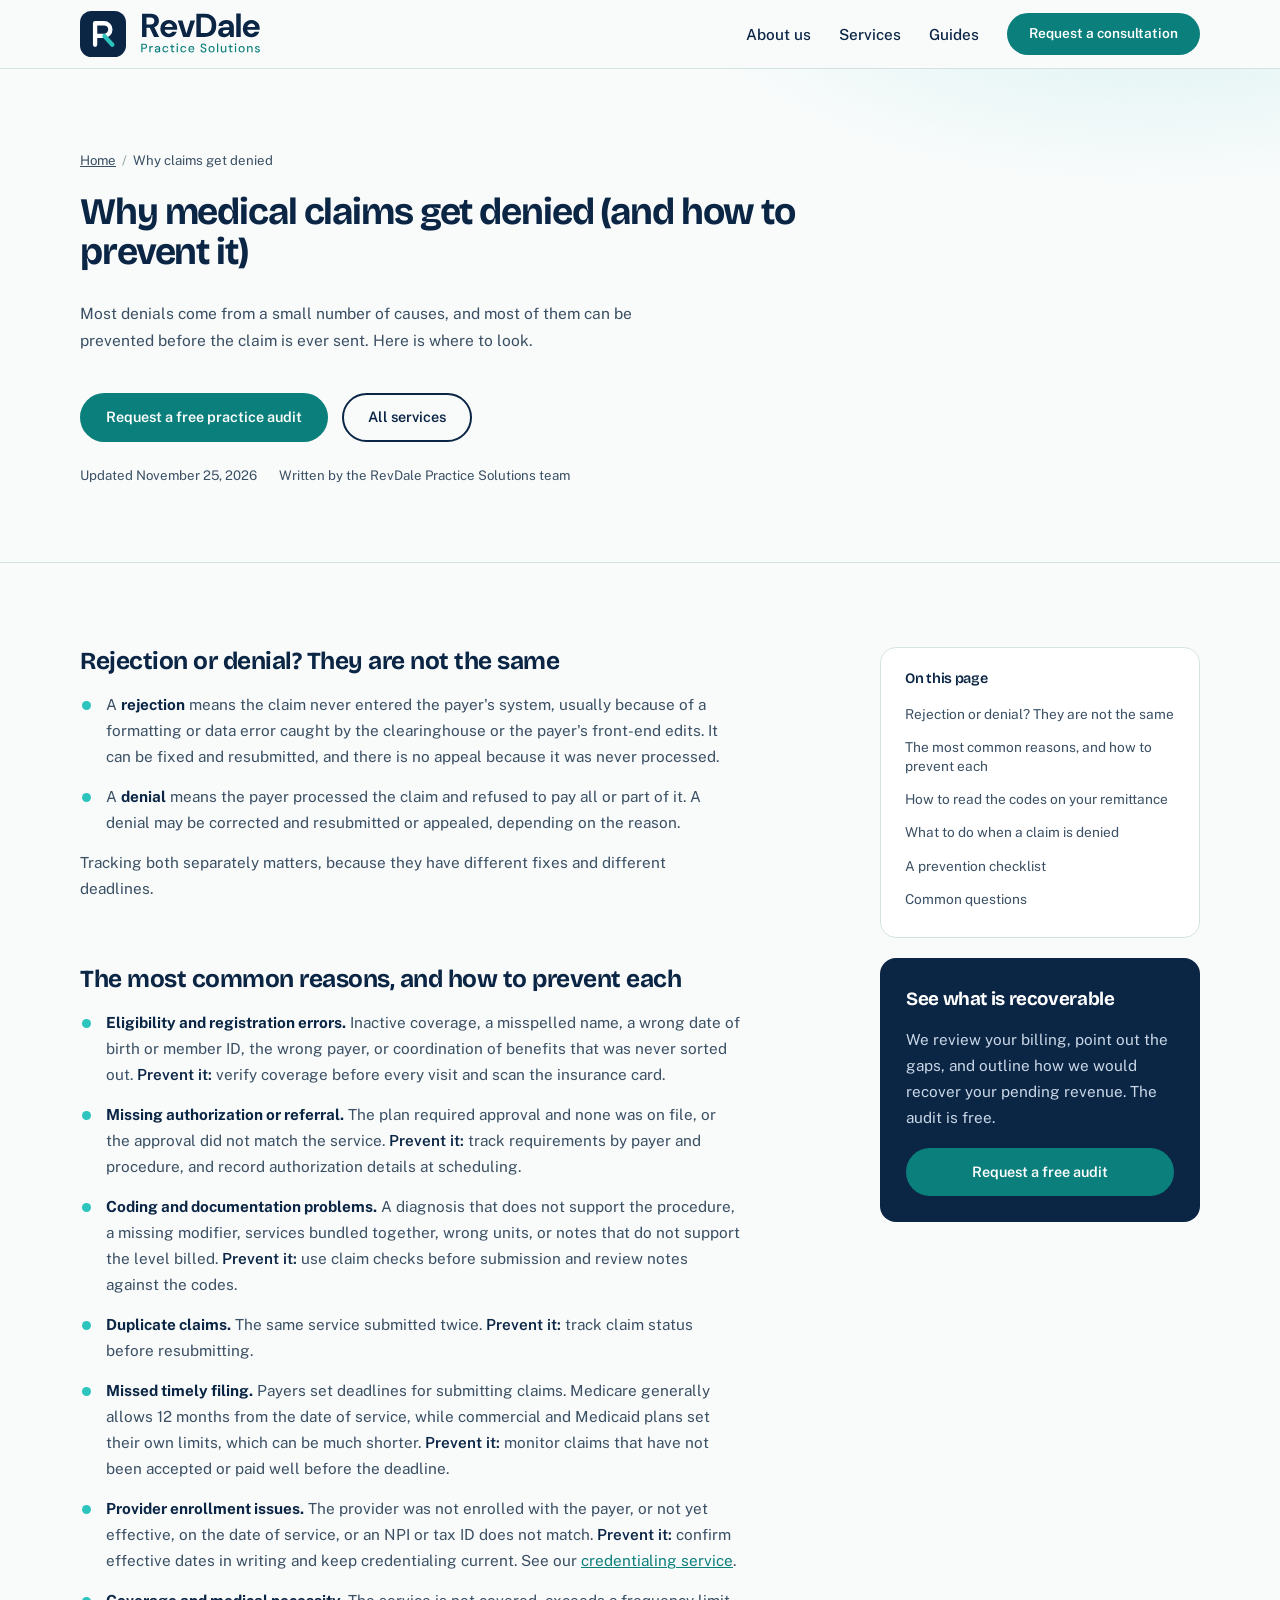
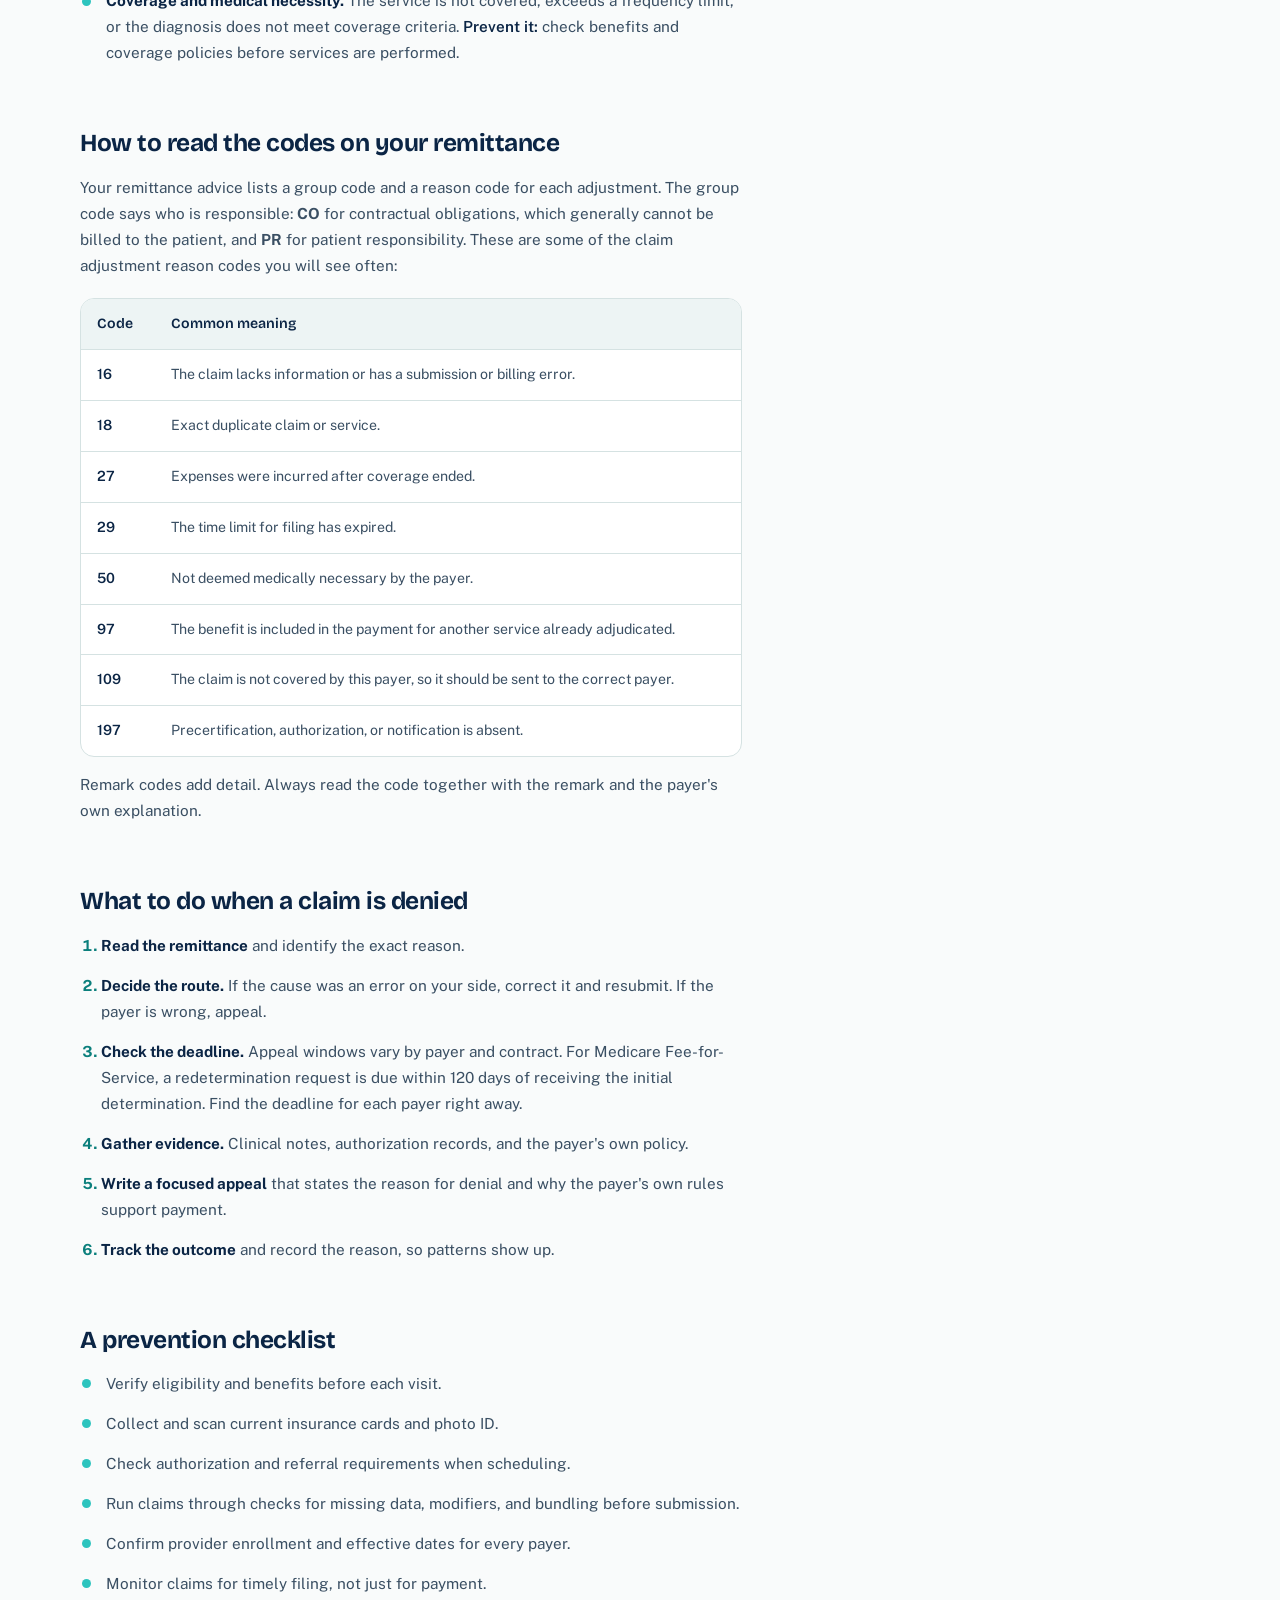
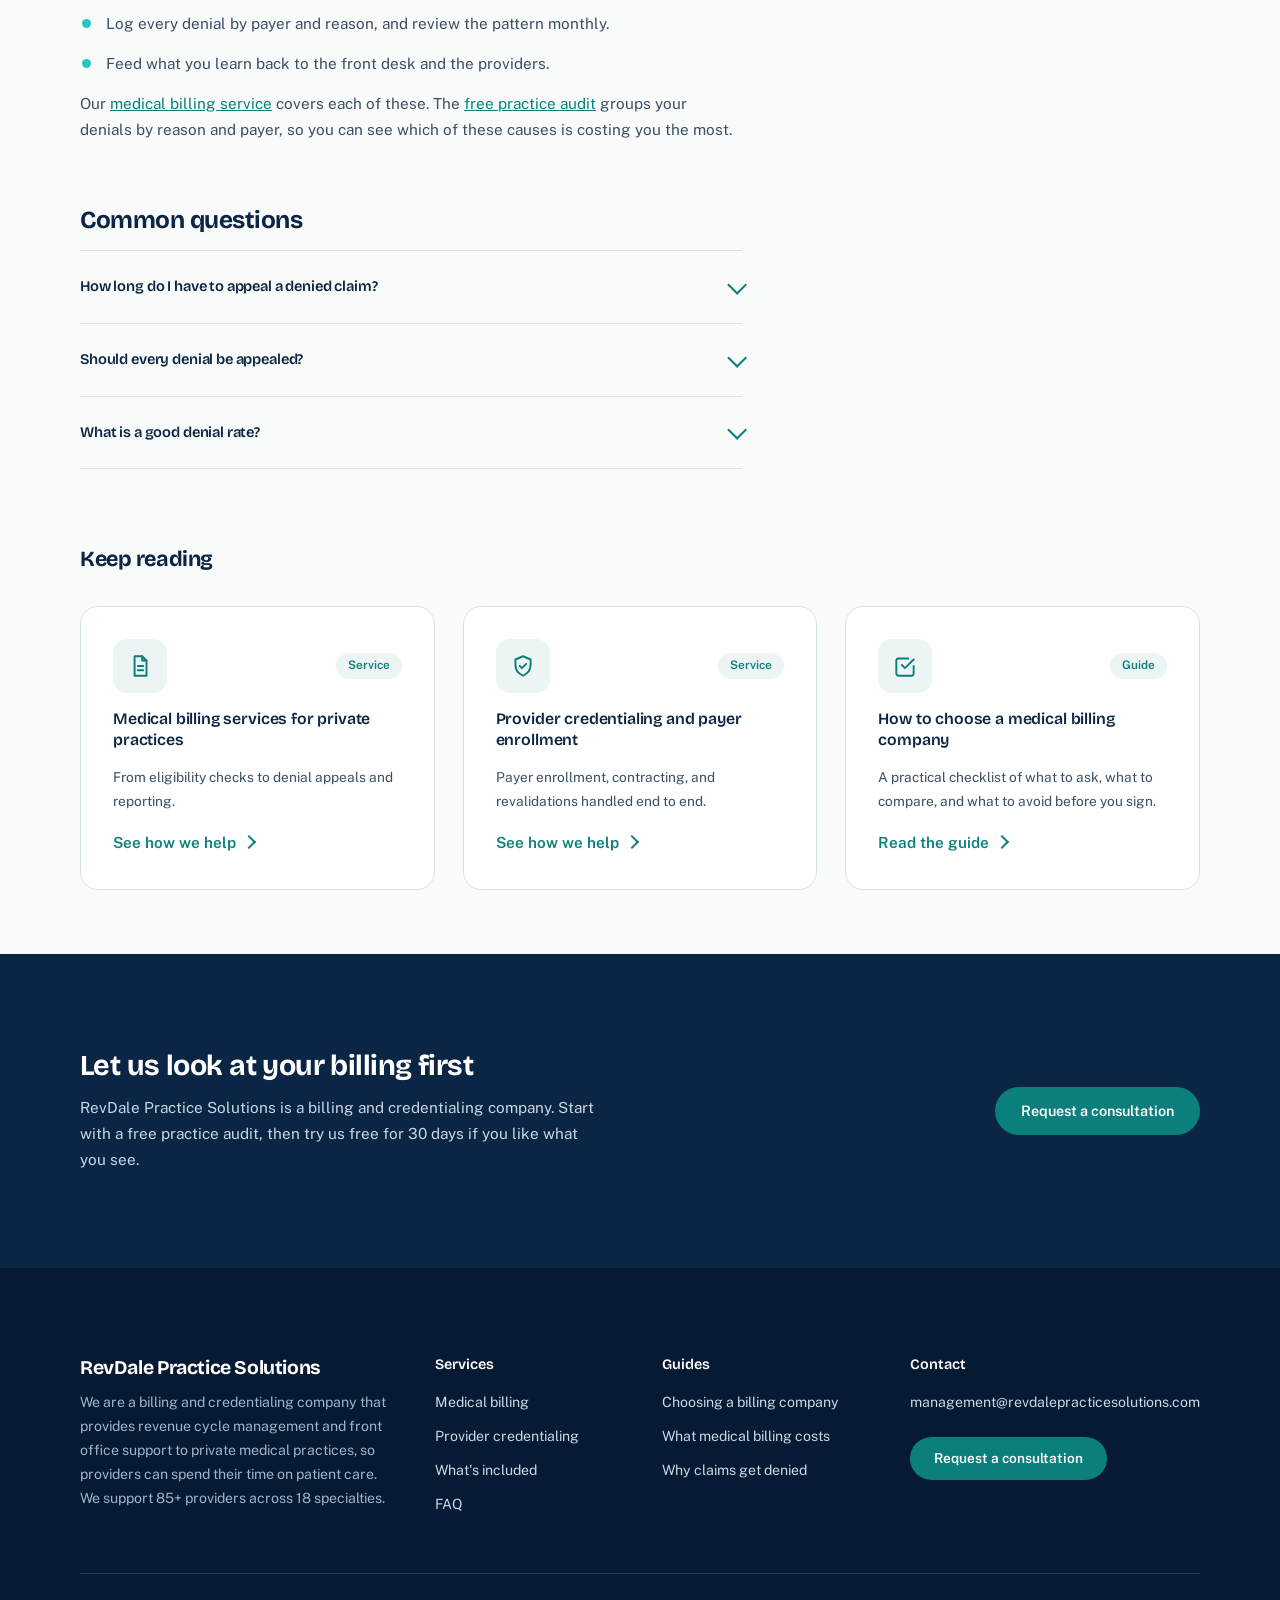
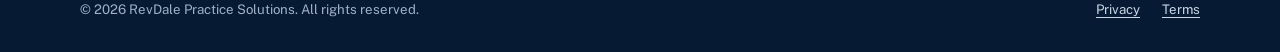
<file: resources/why-claims-get-denied/index.html>
<!doctype html>
<html lang="en">
<head>
<meta charset="utf-8">
<meta name="viewport" content="width=device-width, initial-scale=1">
<title>Why Medical Claims Get Denied and How to Prevent It</title>
<meta name="description" content="The most common reasons medical claims are denied or rejected, what denial codes mean, and a practical checklist to prevent denials and recover revenue.">
<meta name="robots" content="index, follow, max-image-preview:large, max-snippet:-1, max-video-preview:-1">
<meta name="theme-color" content="#0B2545">
<link rel="canonical" href="https://revdalepracticesolutions.com/resources/why-claims-get-denied/">
<meta property="og:site_name" content="RevDale Practice Solutions">
<meta property="og:locale" content="en_US">
<meta property="og:type" content="article">
<meta property="og:url" content="https://revdalepracticesolutions.com/resources/why-claims-get-denied/">
<meta property="og:title" content="Why Medical Claims Get Denied and How to Prevent It">
<meta property="og:description" content="The most common reasons medical claims are denied or rejected, what denial codes mean, and a practical checklist to prevent denials and recover revenue.">
<meta property="og:image" content="https://revdalepracticesolutions.com/og-image.png">
<meta property="og:image:width" content="1200">
<meta property="og:image:height" content="630">
<meta name="twitter:card" content="summary_large_image">
<meta name="twitter:title" content="Why Medical Claims Get Denied and How to Prevent It">
<meta name="twitter:description" content="The most common reasons medical claims are denied or rejected, what denial codes mean, and a practical checklist to prevent denials and recover revenue.">
<meta name="twitter:image" content="https://revdalepracticesolutions.com/og-image.png">
<link rel="icon" href="data:image/svg+xml,%3Csvg xmlns='http://www.w3.org/2000/svg' viewBox='0 0 32 32'%3E%3Crect width='32' height='32' rx='8' fill='%230B2545'/%3E%3Cpath d='M9 23V9h7a4.5 4.5 0 0 1 0 9h-7m7 0 6 5' fill='none' stroke='%232DC4BE' stroke-width='3' stroke-linecap='round' stroke-linejoin='round'/%3E%3C/svg%3E">
<link rel="preconnect" href="https://fonts.googleapis.com">
<link rel="preconnect" href="https://fonts.gstatic.com" crossorigin>
<link href="https://fonts.googleapis.com/css2?family=Bricolage+Grotesque:opsz,wght@12..96,500..800&family=Public+Sans:wght@400;500;600&display=swap" rel="stylesheet">
<link rel="stylesheet" href="/assets/site.css">
<script type="application/ld+json">
{
 "@context": "https://schema.org",
 "@graph": [
  {
   "@type": "BreadcrumbList",
   "itemListElement": [
    {
     "@type": "ListItem",
     "position": 1,
     "name": "Home",
     "item": "https://revdalepracticesolutions.com/"
    },
    {
     "@type": "ListItem",
     "position": 2,
     "name": "Why claims get denied",
     "item": "https://revdalepracticesolutions.com/resources/why-claims-get-denied/"
    }
   ]
  },
  {
   "@type": "Article",
   "@id": "https://revdalepracticesolutions.com/resources/why-claims-get-denied/#article",
   "headline": "Why medical claims get denied (and how to prevent it)",
   "description": "The most common reasons medical claims are denied or rejected, what denial codes mean, and a practical checklist to prevent denials and recover revenue.",
   "datePublished": "2026-11-25",
   "dateModified": "2026-11-25",
   "author": {
    "@type": "Organization",
    "name": "RevDale Practice Solutions",
    "@id": "https://revdalepracticesolutions.com/#organization"
   },
   "publisher": {
    "@id": "https://revdalepracticesolutions.com/#organization"
   },
   "image": "https://revdalepracticesolutions.com/og-image.png",
   "mainEntityOfPage": "https://revdalepracticesolutions.com/resources/why-claims-get-denied/",
   "inLanguage": "en-US"
  },
  {
   "@type": "FAQPage",
   "@id": "https://revdalepracticesolutions.com/resources/why-claims-get-denied/#faq",
   "mainEntity": [
    {
     "@type": "Question",
     "name": "How long do I have to appeal a denied claim?",
     "acceptedAnswer": {
      "@type": "Answer",
      "text": "It varies by payer and contract. For Medicare Fee-for-Service, a redetermination request is due within 120 days of receiving the initial claim determination. Other payers set their own windows, so check your contract and the remittance, and treat the shortest deadline as your target."
     }
    },
    {
     "@type": "Question",
     "name": "Should every denial be appealed?",
     "acceptedAnswer": {
      "@type": "Answer",
      "text": "No. Correct and resubmit errors that were yours, and appeal when you have evidence that payment is owed. Prioritize by dollar value and likelihood of success so effort goes where it pays back."
     }
    },
    {
     "@type": "Question",
     "name": "What is a good denial rate?",
     "acceptedAnswer": {
      "@type": "Answer",
      "text": "It depends on specialty and payer mix, so a single benchmark can mislead. It is more useful to track your own rate by payer and reason each month and watch the trend. Our first-time claims acceptance rate runs above 95%."
     }
    }
   ]
  }
 ]
}
</script>
</head>
<body>
<a class="skip" href="#main">Skip to content</a>
<header class="site-header">
  <div class="wrap bar">
    <a class="brand" href="/" aria-label="RevDale Practice Solutions, home">
      <svg class="logo-svg" xmlns="http://www.w3.org/2000/svg" viewBox="0 0 258.0 64" aria-hidden="true" focusable="false"><rect width="64" height="64" rx="16" fill="#0B2545"/><path d="M21 47V17h12.5a8.75 8.75 0 0 1 0 17.5H21" fill="none" stroke="#FFFFFF" stroke-width="6" stroke-linecap="round" stroke-linejoin="round"/><path d="M34 35l11 12" fill="none" stroke="#2DC4BE" stroke-width="6" stroke-linecap="round"/><path transform="translate(84 36)" d="M2.32260693359375 0.0V-32.2H14.3634326171875Q18.2432900390625 -32.2 20.783593994140624 -30.867589111328126Q23.32389794921875 -29.53517822265625 24.568273193359374 -27.31132080078125Q25.8126484375 -25.08746337890625 25.8126484375 -22.3385703125Q25.8126484375 -19.7625703125 24.599201904296876 -17.533159423828124Q23.38575537109375 -15.30374853515625 20.839897949218752 -13.948337646484376Q18.29404052734375 -12.5929267578125 14.2872900390625 -12.5929267578125H8.532505859375V0.0ZM19.01903466796875 0.0 12.3934287109375 -14.155320800781249H19.117256347656248L26.10768408203125 0.0ZM8.532505859375 -17.11196630859375H13.9795751953125Q16.7967158203125 -17.11196630859375 18.130732666015625 -18.488018798828126Q19.46474951171875 -19.8640712890625 19.46474951171875 -22.1307841796875Q19.46474951171875 -24.36260400390625 18.149768310546875 -25.6910673828125Q16.834787109375 -27.019530761718748 13.96053955078125 -27.019530761718748H8.532505859375Z M39.693055419921876 0.552Q36.18437622070313 0.552 33.492590087890626 -0.9295178222656248Q30.800803955078123 -2.4110356445312497 29.28439306640625 -5.061589111328125Q27.767982177734375 -7.7121425781249995 27.767982177734375 -11.19228515625Q27.767982177734375 -14.7723564453125 29.26139306640625 -17.507767333984376Q30.754803955078124 -20.24317822265625 33.442625732421874 -21.805589111328125Q36.130447509765624 -23.368 39.70416235351563 -23.368Q43.11609106445313 -23.368 45.71032373046875 -21.886482177734372Q48.30455639648437 -20.40496435546875 49.76782470703125 -17.868624755859376Q51.231093017578125 -15.33228515625 51.231093017578125 -12.1027841796875Q51.231093017578125 -11.6427841796875 51.21761083984375 -11.073337646484376Q51.204128662109376 -10.50389111328125 51.13116430664063 -9.88685546875H32.202950439453126V-13.685786132812499H44.932372314453126Q44.79437231445313 -15.85417626953125 43.338212890625 -17.14457678222656Q41.882053466796876 -18.434977294921875 39.720019775390625 -18.434977294921875Q38.119520751953125 -18.434977294921875 36.78153955078125 -17.722763427734375Q35.443558349609376 -17.010549560546874 34.664719726562495 -15.566295837402343Q33.88588110351562 -14.122042114257813 33.88588110351562 -11.89974853515625V-10.55781982421875Q33.88588110351562 -8.708259887695313 34.62030883789062 -7.348064819335938Q35.35473657226562 -5.987869750976563 36.67289178466797 -5.247102416992187Q37.99104699707031 -4.506335083007812 39.63912670898438 -4.506335083007812Q41.330053466796876 -4.506335083007812 42.48165942382812 -5.2597984619140625Q43.63326538085937 -6.013261840820312 44.23444360351563 -7.2394296874999995H50.56012866210938Q49.90819995117187 -5.04253662109375 48.37989599609375 -3.27867919921875Q46.85159204101562 -1.51482177734375 44.64280590820312 -0.481410888671875Q42.434019775390624 0.552 39.693055419921876 0.552Z M59.57805151367187 0.0 51.976124755859374 -22.816H58.50484545898438L63.95787817382812 -4.5440301513671875H64.13632470703125L69.60839306640625 -22.816H76.072078125L68.4701513671875 0.0Z M77.93860693359375 0.0V-32.2H89.13378888141557Q94.74787470112322 -32.2 98.41742099313973 -30.204553466796874Q102.08696728515625 -28.20910693359375 103.85796728515625 -24.598106933593748Q105.62896728515625 -20.98710693359375 105.62896728515625 -16.08889306640625Q105.62896728515625 -11.22875048828125 103.85796728515625 -7.6137861328125Q102.08696728515625 -3.9988217773437498 98.42327446532335 -1.9994108886718749Q94.75958164549044 0.0 89.12289599609375 0.0ZM84.148505859375 -5.3232197265625H88.788216796875Q92.76054752456872 -5.3232197265625 95.05400496345624 -6.608058349609375Q97.34746240234375 -7.89289697265625 98.31426538085938 -10.3095029296875Q99.281068359375 -12.72610888671875 99.281068359375 -16.08889306640625Q99.281068359375 -19.48974853515625 98.31426538085938 -21.90239013671875Q97.34746240234375 -24.31503173828125 95.05400496345624 -25.622870361328125Q92.76054752456872 -26.930708984375 88.788216796875 -26.930708984375H84.148505859375Z M116.22076733398437 0.552Q113.45878515625 0.552 111.66458441162109 -0.37355346679687496Q109.87038366699218 -1.29910693359375 109.01819183349609 -2.868660400390625Q108.166 -4.4382138671875 108.166 -6.3242138671875Q108.166 -8.42753466796875 109.25069752165328 -10.022898610158009Q110.33539504330658 -11.618262552347268 112.54037130488905 -12.524345143361135Q114.74534756647154 -13.430427734375 118.09943289929767 -13.430427734375H123.8345703125Q123.8345703125 -15.130863891601562 123.35962748904345 -16.23058321126302Q122.88468466558689 -17.33030253092448 121.89518336896198 -17.869157735188804Q120.90568207233707 -18.408012939453126 119.37885937499999 -18.408012939453126Q117.6102177734375 -18.408012939453126 116.33171875 -17.610929016113282Q115.0532197265625 -16.813845092773438 114.76611279296876 -15.146712890625H108.733857421875Q108.98415702056884 -17.659485830911777 110.38810994338989 -19.495403315846513Q111.79206286621094 -21.33132080078125 114.124572265625 -22.349660400390626Q116.45708166503906 -23.368 119.40582373046874 -23.368Q122.69158242458766 -23.368 125.08487127685547 -22.275893066406248Q127.47816012912327 -21.1837861328125 128.76131468370227 -19.104268310546875Q130.04446923828124 -17.02475048828125 130.04446923828124 -14.03V0.0H124.88620544433593L124.21565100097656 -3.55153466796875H124.07765100097656Q123.43410754692263 -2.5408448570514546 122.61004437404725 -1.7754355510843212Q121.78598120117186 -1.0100262451171875 120.80808392333984 -0.49807550048828125Q119.83018664550781 0.013875244140625 118.67447481258617 0.28293762207031253Q117.51876297966452 0.552 116.22076733398437 0.552ZM118.13998609734973 -4.25096826171875Q119.39473364257812 -4.25096826171875 120.34885321044922 -4.6752890625Q121.30297277832031 -5.09960986328125 121.98029357910156 -5.844942298583984Q122.6576143798828 -6.5902747338867185 123.05734185791015 -7.565558344726563Q123.45706933593749 -8.540841955566407 123.59189111328125 -9.626738159179688V-9.6314970703125H118.8015009765625Q117.38339599609375 -9.6314970703125 116.47527221679687 -9.277765380859375Q115.5671484375 -8.92403369140625 115.14441674804686 -8.3006416015625Q114.72168505859375 -7.67724951171875 114.72168505859375 -6.85875048828125Q114.72168505859375 -6.013287109375 115.14897156385436 -5.426377197265625Q115.57625806911496 -4.83946728515625 116.3497126660869 -4.5452177734375Q117.12316726305885 -4.25096826171875 118.13998609734973 -4.25096826171875Z M133.4008123779297 0.0V-32.43H139.61071130371093V0.0Z M154.46505541992187 0.552Q150.95637622070313 0.552 148.2645900878906 -0.9295178222656248Q145.57280395507811 -2.4110356445312497 144.05639306640626 -5.061589111328125Q142.53998217773437 -7.7121425781249995 142.53998217773437 -11.19228515625Q142.53998217773437 -14.7723564453125 144.03339306640623 -17.507767333984376Q145.52680395507812 -20.24317822265625 148.21462573242187 -21.805589111328125Q150.9024475097656 -23.368 154.47616235351563 -23.368Q157.88809106445314 -23.368 160.48232373046875 -21.886482177734372Q163.07655639648436 -20.40496435546875 164.53982470703124 -17.868624755859376Q166.00309301757812 -15.33228515625 166.00309301757812 -12.1027841796875Q166.00309301757812 -11.6427841796875 165.98961083984375 -11.073337646484376Q165.97612866210937 -10.50389111328125 165.90316430664063 -9.88685546875H146.97495043945312V-13.685786132812499H159.7043723144531Q159.56637231445313 -15.85417626953125 158.110212890625 -17.14457678222656Q156.65405346679688 -18.434977294921875 154.49201977539062 -18.434977294921875Q152.89152075195312 -18.434977294921875 151.55353955078124 -17.722763427734375Q150.21555834960938 -17.010549560546874 149.4367197265625 -15.566295837402343Q148.65788110351562 -14.122042114257813 148.65788110351562 -11.89974853515625V-10.55781982421875Q148.65788110351562 -8.708259887695313 149.39230883789062 -7.348064819335938Q150.12673657226563 -5.987869750976563 151.44489178466796 -5.247102416992187Q152.76304699707032 -4.506335083007812 154.41112670898437 -4.506335083007812Q156.10205346679686 -4.506335083007812 157.2536594238281 -5.2597984619140625Q158.40526538085936 -6.013261840820312 159.0064436035156 -7.2394296874999995H165.33212866210937Q164.68019995117186 -5.04253662109375 163.15189599609374 -3.27867919921875Q161.62359204101563 -1.51482177734375 159.4148059082031 -0.481410888671875Q157.20601977539062 0.552 154.46505541992187 0.552Z" fill="#0B2545"/><path transform="translate(84 57.5) scale(0.9836 1)" d="M1.253287621024251 0.0V-12.04H5.368071629813313Q6.803322571955988 -12.04 7.732084081985765 -11.56253038655599Q8.660845592015542 -11.08506077311198 9.110662944410521 -10.272667141113281Q9.560480296805501 -9.460273509114582 9.560480296805501 -8.43192787923177Q9.560480296805501 -7.439330688476563 9.120247649897635 -6.62410675738901Q8.68001500298977 -5.808882826301455 7.7526910991755855 -5.3191024238929145Q6.825367195361403 -4.829322021484375 5.368071629813313 -4.829322021484375H2.9732739735633134V0.0ZM2.9732739735633134 -6.256121020507813H5.302388901168108Q6.648699127471447 -6.256121020507813 7.225815005107224 -6.847723955501616Q7.802930882743001 -7.439326890495419 7.802930882743001 -8.432153012260795Q7.802930882743001 -9.468942884895206 7.225815005107224 -10.044927350650728Q6.648699127471447 -10.62091181640625 5.302388901168108 -10.62091181640625H2.9732739735633134Z M12.69162737454176 0.0V-8.66026298828125H14.236056988799572L14.383785504424573 -7.027251750388741Q14.680241949737072 -7.611166765037179 15.1423253550753 -8.020012552016974Q15.604408760413527 -8.428858338996768 16.23857150295973 -8.647760663639009Q16.872734245505928 -8.86666298828125 17.665233502471448 -8.86666298828125V-7.058898266601562H17.059465319275855Q16.516634257164597 -7.058898266601562 16.0346665479511 -6.9231525459632275Q15.552698838737607 -6.787406825324893 15.185863935123383 -6.481119808299839Q14.81902903150916 -6.174832791274786 14.615321379294992 -5.644700119952857Q14.411613727080823 -5.114567448630929 14.411613727080823 -4.323073750647903V0.0Z M23.47419128417969 0.2064Q22.41086051184833 0.2064 21.708381080695986 -0.1565085571289062Q21.005901649543645 -0.5194171142578125 20.66229722529203 -1.1274277709960938Q20.318692801040413 -1.735438427734375 20.318692801040413 -2.449242626953125Q20.318692801040413 -3.3030683243483305 20.758860213236325 -3.9091383646351128Q21.19902762543224 -4.515208404921895 22.02824447829388 -4.842291580390635Q22.857461331155523 -5.169374755859375 24.019292094280942 -5.169374755859375H26.261480067512394Q26.261480067512394 -5.9291043595045805 26.04145945267176 -6.43001407576998Q25.821438837831124 -6.930923792035381 25.379995481783446 -7.183812359884878Q24.938552125735765 -7.436700927734375 24.272702371352914 -7.436700927734375Q23.50167242272198 -7.436700927734375 22.94515040973276 -7.063838971744477Q22.388628396743538 -6.690977015754581 22.26051758131385 -5.964281061065197H20.53776184400916Q20.638243515615724 -6.887485137977833 21.161825798335208 -7.532137961631831Q21.68540808105469 -8.17679078528583 22.508480151367188 -8.52172688678354Q23.331552221679686 -8.86666298828125 24.27586543287635 -8.86666298828125Q25.481572370346058 -8.86666298828125 26.308215965369346 -8.437552172851563Q27.134859560392634 -8.008441357421875 27.558162990222044 -7.227422888183593Q27.981466420051454 -6.4464044189453125 27.981466420051454 -5.371552040168643V0.0H26.48270435950458L26.342932313606145 -1.4686778076171876Q26.168347766723357 -1.1155215206833748 25.90264446441637 -0.8099053510324195Q25.636941162109377 -0.5042891813814641 25.286144325324894 -0.27863693688213825Q24.935347488540412 -0.0529846923828125 24.484066678579097 0.07670765380859375Q24.032785868617786 0.2064 23.47419128417969 0.2064ZM23.798090030348693 -1.1950945068359375Q24.354346083137393 -1.1950945068359375 24.799693702766298 -1.4181780029296875Q25.245041322395206 -1.6412614990234375 25.562724818488956 -2.027082195920914Q25.880408314582706 -2.412902892818391 26.048802760383488 -2.8984050023249983Q26.21719720618427 -3.3839071118316055 26.233012513801455 -3.9108474386662246V-3.95648291015625H24.184878212043643Q23.44794616699219 -3.95648291015625 22.989846369205416 -3.7770917602539065Q22.531746571418644 -3.5977006103515623 22.32910204706937 -3.2824367134436967Q22.1264575227201 -2.9671728165358306 22.1264575227201 -2.5591624267578124Q22.1264575227201 -2.140175927734375 22.322117393078987 -1.8325469360351563Q22.517777263437875 -1.5249179443359375 22.894162224502843 -1.3600062255859375Q23.270547185567807 -1.1950945068359375 23.798090030348693 -1.1950945068359375Z M35.548289453125 0.2064Q34.29590210279822 0.2064 33.31184210191044 -0.36609435902992105Q32.327782101022656 -0.9385887180598421 31.76794736314091 -1.959127698958894Q31.20811262525916 -2.979666679857946 31.20811262525916 -4.317536384059031Q31.20811262525916 -5.6790058986365795 31.76794736314091 -6.697865765938163Q32.327782101022656 -7.716725633239746 33.31184210191044 -8.291694310760498Q34.29590210279822 -8.86666298828125 35.55134301964858 -8.86666298828125Q37.12657664358955 -8.86666298828125 38.19013970809003 -8.044717358398438Q39.253702772590515 -7.222771728515625 39.5426940567702 -5.821065161132813H37.75667708899677Q37.58749226393103 -6.565421177604795 36.97432810007568 -6.979808806575835Q36.361163936220336 -7.394196435546875 35.531089453125 -7.394196435546875Q34.833392005988955 -7.394196435546875 34.249752040168644 -7.044952136230469Q33.666112074348334 -6.695707836914062 33.315887056834995 -6.012982176023835Q32.96566203932166 -5.330256515133608 32.96566203932166 -4.330131494140625Q32.96566203932166 -3.5881260730257423 33.169267459243535 -3.012076354383965Q33.37287287916541 -2.4360266357421874 33.723544588573276 -2.0436595092773437Q34.074216297981145 -1.6512923828125 34.54247360468656 -1.4516609985351563Q35.010730911391974 -1.2520296142578125 35.531089453125 -1.2520296142578125Q36.091020321433334 -1.2520296142578125 36.54732587186273 -1.4379630391160103Q37.00363142229213 -1.6238964639742082 37.323117317167885 -1.9812049458542915Q37.64260321204364 -2.338513427734375 37.75667708899677 -2.8391978271484377H39.5426940567702Q39.25721372070312 -1.4695162397654045 38.18792110755145 -0.6315581198827023Q37.118628494399786 0.2064 35.548289453125 0.2064Z M46.482216489058736 0.0Q45.667096689254045 0.0 45.06312148173451 -0.25503377685546874Q44.45914627421499 -0.5100675537109375 44.1344233127892 -1.1131535766601564Q43.80970035136342 -1.716239599609375 43.80970035136342 -2.747248583984375V-7.214485620117188H42.311013876754046V-8.66026298828125H43.80970035136342L44.020929803442534 -10.844090844726562H45.52883159470832V-8.66026298828125H47.97867067766488V-7.214485620117188H45.529686703902485V-2.7409224609375Q45.529686703902485 -2.002109814453125 45.834345273238426 -1.735706652832031Q46.13900384257436 -1.4693034912109375 46.90134261210561 -1.4693034912109375H47.8945596775353V0.0Z M51.35805772122145 0.0V-8.66026298828125H53.07804407376051V0.0ZM52.2196324282527 -10.303642993164063Q51.72637119778395 -10.303642993164063 51.40619599026442 -10.615910546875Q51.08602078274489 -10.928178100585937 51.08602078274489 -11.399297900390625Q51.08602078274489 -11.87358076171875 51.40619599026442 -12.171811376953126Q51.72637119778395 -12.4700419921875 52.2196324282527 -12.4700419921875Q52.70201978176833 -12.4700419921875 53.029213458526144 -12.171811376953126Q53.35640713528395 -11.87358076171875 53.35640713528395 -11.399297900390625Q53.35640713528395 -10.928178100585937 53.029213458526144 -10.615910546875Q52.70201978176833 -10.303642993164063 52.2196324282527 -10.303642993164063Z M60.891889453125 0.2064Q59.639502102798225 0.2064 58.65544210191044 -0.36609435902992105Q57.67138210102266 -0.9385887180598421 57.111547363140915 -1.959127698958894Q56.551712625259164 -2.979666679857946 56.551712625259164 -4.317536384059031Q56.551712625259164 -5.6790058986365795 57.111547363140915 -6.697865765938163Q57.67138210102266 -7.716725633239746 58.65544210191044 -8.291694310760498Q59.639502102798225 -8.86666298828125 60.89494301964858 -8.86666298828125Q62.470176643589554 -8.86666298828125 63.53373970809004 -8.044717358398438Q64.59730277259052 -7.222771728515625 64.88629405677021 -5.821065161132813H63.10027708899677Q62.931092263931035 -6.565421177604795 62.31792810007569 -6.979808806575835Q61.70476393622034 -7.394196435546875 60.874689453125 -7.394196435546875Q60.17699200598896 -7.394196435546875 59.59335204016864 -7.044952136230469Q59.00971207434833 -6.695707836914062 58.659487056835 -6.012982176023835Q58.309262039321666 -5.330256515133608 58.309262039321666 -4.330131494140625Q58.309262039321666 -3.5881260730257423 58.51286745924354 -3.012076354383965Q58.716472879165416 -2.4360266357421874 59.067144588573285 -2.0436595092773437Q59.41781629798115 -1.6512923828125 59.88607360468656 -1.4516609985351563Q60.354330911391976 -1.2520296142578125 60.874689453125 -1.2520296142578125Q61.434620321433336 -1.2520296142578125 61.890925871862734 -1.4379630391160103Q62.34723142229214 -1.6238964639742082 62.666717317167894 -1.9812049458542915Q62.98620321204365 -2.338513427734375 63.10027708899677 -2.8391978271484377H64.88629405677021Q64.60081372070313 -1.4695162397654045 63.531521107551455 -0.6315581198827023Q62.46222849439979 0.2064 60.891889453125 0.2064Z M72.18605057532488 0.2064Q70.94068512122332 0.2064 69.98040442744046 -0.35786719440072773Q69.0201237336576 -0.9221343888014555 68.47471817945838 -1.9386471451491119Q67.92931262525916 -2.955159901496768 67.92931262525916 -4.304827001953125Q67.92931262525916 -5.67450927734375 68.46787365351469 -6.69682975384146Q69.0064346817702 -7.71915023033917 69.97215231402963 -8.29290660931021Q70.93786994628906 -8.86666298828125 72.21096139075458 -8.86666298828125Q73.48658496412635 -8.86666298828125 74.39961467444598 -8.302395793880523Q75.31264438476562 -7.738128599479794 75.80540893395244 -6.802326525878906Q76.29817348313927 -5.866524452278018 76.29817348313927 -4.731611296287179Q76.29817348313927 -4.559611296287179 76.29659195237755 -4.362333126170933Q76.29501042161584 -4.1650549560546875 76.2746473600924 -3.927418017578125H69.1932071320951V-5.14030986328125H74.58466507408916Q74.53815832519531 -6.221069493034482 73.86646611487566 -6.830466741146147Q73.19477390455603 -7.4398639892578124 72.18921363684832 -7.4398639892578124Q71.49819859778583 -7.4398639892578124 70.9109530777663 -7.125193633235991Q70.32370755774676 -6.81052327721417 69.96930326777249 -6.198110588802397Q69.61489897779822 -5.585697900390625 69.61489897779822 -4.659307202148438V-4.171381079101563Q69.61489897779822 -3.2145407958984373 69.96744898841084 -2.5563587227210403Q70.31999899902344 -1.898176649543643 70.90368588177114 -1.5624508858069777Q71.48737276451885 -1.2267251220703126 72.17972445227801 -1.2267251220703126Q73.00909325110614 -1.2267251220703126 73.54362375488282 -1.5872544974938037Q74.07815425865948 -1.9477838729172945 74.33323685143291 -2.567231780731678H76.0550015731126Q75.82858639817833 -1.7759379468768834 75.2977361853525 -1.1491789518892765Q74.76688597252667 -0.5224199569016695 73.9836943306312 -0.15800997845083475Q73.20050268873572 0.2064 72.18605057532488 0.2064Z  M89.33886232486665 0.2064Q88.02078844791353 0.2064 87.02615467105807 -0.2657108154296875Q86.0315208942026 -0.737821630859375 85.48092405582369 -1.5978216308593751Q84.93032721744478 -2.457821630859375 84.92083803287447 -3.618326123046875H86.7317658160776Q86.73809193912447 -2.963735107421875 87.04275050846041 -2.422525622558594Q87.34740907779634 -1.8813161376953125 87.92301856265962 -1.5619282836914063Q88.49862804752291 -1.2425404296875 89.33569926334323 -1.2425404296875Q90.06185966373384 -1.2425404296875 90.5842876178354 -1.4806728759765626Q91.10671557193697 -1.718805322265625 91.3839926105112 -2.1405039916992186Q91.66126964908541 -2.5622026611328126 91.66126964908541 -3.105882861328125Q91.66126964908541 -3.7493939909517766 91.37433368186504 -4.159130861492455Q91.08739771464468 -4.568867732033134 90.59376497698129 -4.835543642254174Q90.1001322393179 -5.102219552475214 89.4588953250445 -5.308987719802484Q88.8176584107711 -5.515755887129754 88.10681058723331 -5.755971372917294Q86.68112243547738 -6.233617159897089 85.98523880351186 -6.96832571862042Q85.28935517154635 -7.70303427734375 85.28935517154635 -8.896554077148437Q85.28935517154635 -9.908584692382812 85.76571507144868 -10.657673876953124Q86.24207497135103 -11.406763061523437 87.1171979327768 -11.826581530761718Q87.99232089420259 -12.2464 89.16824701724947 -12.2464Q90.34278844791353 -12.2464 91.2163298785776 -11.817981530761719Q92.08987130924166 -11.389563061523438 92.58886814762056 -10.630292346191407Q93.08786498599947 -9.871021630859374 93.09735417056979 -8.858991015625H91.27693720279635Q91.27377414127291 -9.329323461914063 91.03000791812838 -9.769803662109375Q90.78624169498384 -10.210283862304687 90.30750608707369 -10.496853247070312Q89.82877047916354 -10.783422631835938 89.12297314029635 -10.783422631835938Q88.5326343707651 -10.800622631835937 88.06951723209322 -10.59214559326172Q87.60640009342134 -10.3836685546875 87.3447415240854 -9.994788354492186Q87.08308295474947 -9.605908154296875 87.08308295474947 -9.040480200195313Q87.08308295474947 -8.503126123046876 87.31983070865573 -8.162486022949219Q87.55657846256197 -7.821845922851563 88.00111090885103 -7.585098168945313Q88.44564335514009 -7.348350415039063 89.04250508609712 -7.1498580688476565Q89.63936681705417 -6.95136572265625 90.35959477115573 -6.712344091796875Q91.24628395572603 -6.416781030273437 91.9478253863901 -5.995381030273437Q92.64936681705416 -5.573981030273438 93.05534518619478 -4.9140549072265625Q93.46132355533541 -4.254128784179687 93.46132355533541 -3.2140242919921875Q93.46132355533541 -2.32555673828125 92.99445284000338 -1.5459229614257812Q92.52758212467134 -0.7662891845703125 91.61736681705415 -0.2799445922851562Q90.70715150943697 0.2064 89.33886232486665 0.2064Z M100.7214080951466 0.2064Q99.50083694166541 0.2064 98.5281477570951 -0.358534746517241Q97.55545857252478 -0.923469493034482 96.99658559889198 -1.946772496337767Q96.43771262525917 -2.970075499641052 96.43771262525917 -4.325287438418507Q96.43771262525917 -5.69778974609375 97.00360406813026 -6.718477575683593Q97.56949551100135 -7.739165405273438 98.5488564446045 -8.302914196777344Q99.52821737820763 -8.86666298828125 100.7487508135658 -8.86666298828125Q101.98600388502479 -8.86666298828125 102.95654201979042 -8.302914196777344Q103.92708015455604 -7.739165405273438 104.48595312818885 -6.720812540409483Q105.04482610182167 -5.702459675545528 105.04482610182167 -4.326426837013272Q105.04482610182167 -2.966775341796875 104.47893465895058 -1.9451224174156785Q103.91304321607947 -0.923469493034482 102.93587130874734 -0.358534746517241Q101.9586994014152 0.2064 100.7214080951466 0.2064ZM100.72668438087172 -1.27239267578125Q101.4228036164701 -1.27239267578125 102.00226850904824 -1.6135553779944778Q102.58173340162635 -1.9547180802077055 102.93450504469276 -2.639091459037476Q103.28727668775916 -3.323464837867247 103.28727668775916 -4.331223439660536Q103.28727668775916 -5.353002392578125 102.94191908967943 -6.029669226074219Q102.59656149159969 -6.7063360595703125 102.01872190728372 -7.047103186035156Q101.44088232296775 -7.3878703125 100.7510145786021 -7.3878703125Q100.07614395911396 -7.3878703125 99.49023011634053 -7.047103186035156Q98.90431627356709 -6.7063360595703125 98.54978915644438 -6.028379436035156Q98.19526203932166 -5.3504228125 98.19526203932166 -4.328937074387752Q98.19526203932166 -3.3224731853653897 98.54803368238808 -2.6385956327865476Q98.90080532545448 -1.9547180802077055 99.47443770380767 -1.6135553779944778Q100.04807008216083 -1.27239267578125 100.72668438087172 -1.27239267578125Z M108.42482737454176 0.0V-12.384H110.14481372708083V0.0Z M117.02652211809456 0.2064Q116.01073490045071 0.2064 115.26429037450701 -0.20320717295110224Q114.51784584856331 -0.6128143459022045 114.11623939104379 -1.445572021459043Q113.71463293352426 -2.2783296970158817 113.71463293352426 -3.526897857889533V-8.66026298828125H115.43145622453989V-3.707509086255413Q115.43145622453989 -2.4877196341872216 115.95873177545072 -1.872148501175642Q116.48600732636154 -1.2565773681640624 117.49116818883722 -1.2565773681640624Q118.16965798000443 -1.2565773681640624 118.70894035422529 -1.5813212789729238Q119.24822272844614 -1.906065189781785 119.55989976702035 -2.523730181365388Q119.87157680559457 -3.1413951729489913 119.87157680559457 -4.03375827326581V-8.66026298828125H121.59156315813362V0.0H120.05345966692269L119.93899211321175 -1.47765888671875Q119.54226147356331 -0.6957024169921875 118.78091791887582 -0.24465120849609373Q118.01957436418832 0.2064 117.02652211809456 0.2064Z M128.85981648905874 0.0Q128.04469668925404 0.0 127.44072148173451 -0.25503377685546874Q126.83674627421499 -0.5100675537109375 126.51202331278921 -1.1131535766601564Q126.18730035136342 -1.716239599609375 126.18730035136342 -2.747248583984375V-7.214485620117188H124.68861387675405V-8.66026298828125H126.18730035136342L126.39852980344253 -10.844090844726562H127.90643159470832V-8.66026298828125H130.35627067766487V-7.214485620117188H127.90728670390249V-2.7409224609375Q127.90728670390249 -2.002109814453125 128.21194527323843 -1.735706652832031Q128.51660384257437 -1.4693034912109375 129.2789426121056 -1.4693034912109375H130.27215967753529V0.0Z M133.73565772122143 0.0V-8.66026298828125H135.4556440737605V0.0ZM134.59723242825268 -10.303642993164063Q134.10397119778395 -10.303642993164063 133.78379599026442 -10.615910546875Q133.46362078274487 -10.928178100585937 133.46362078274487 -11.399297900390625Q133.46362078274487 -11.87358076171875 133.78379599026442 -12.171811376953126Q134.10397119778395 -12.4700419921875 134.59723242825268 -12.4700419921875Q135.07961978176832 -12.4700419921875 135.40681345852613 -12.171811376953126Q135.73400713528395 -11.87358076171875 135.73400713528395 -11.399297900390625Q135.73400713528395 -10.928178100585937 135.40681345852613 -10.615910546875Q135.07961978176832 -10.303642993164063 134.59723242825268 -10.303642993164063Z M143.2130080951466 0.2064Q141.9924369416654 0.2064 141.0197477570951 -0.358534746517241Q140.04705857252478 -0.923469493034482 139.48818559889196 -1.946772496337767Q138.92931262525914 -2.970075499641052 138.92931262525914 -4.325287438418507Q138.92931262525914 -5.69778974609375 139.49520406813025 -6.718477575683593Q140.06109551100135 -7.739165405273438 141.0404564446045 -8.302914196777344Q142.01981737820762 -8.86666298828125 143.2403508135658 -8.86666298828125Q144.4776038850248 -8.86666298828125 145.4481420197904 -8.302914196777344Q146.41868015455603 -7.739165405273438 146.97755312818884 -6.720812540409483Q147.53642610182166 -5.702459675545528 147.53642610182166 -4.326426837013272Q147.53642610182166 -2.966775341796875 146.97053465895056 -1.9451224174156785Q146.40464321607948 -0.923469493034482 145.42747130874733 -0.358534746517241Q144.4502994014152 0.2064 143.2130080951466 0.2064ZM143.2182843808717 -1.27239267578125Q143.91440361647008 -1.27239267578125 144.4938685090482 -1.6135553779944778Q145.07333340162634 -1.9547180802077055 145.42610504469275 -2.639091459037476Q145.77887668775915 -3.323464837867247 145.77887668775915 -4.331223439660536Q145.77887668775915 -5.353002392578125 145.4335190896794 -6.029669226074219Q145.08816149159966 -6.7063360595703125 144.5103219072837 -7.047103186035156Q143.93248232296773 -7.3878703125 143.2426145786021 -7.3878703125Q142.56774395911395 -7.3878703125 141.98183011634052 -7.047103186035156Q141.39591627356708 -6.7063360595703125 141.04138915644438 -6.028379436035156Q140.68686203932165 -5.3504228125 140.68686203932165 -4.328937074387752Q140.68686203932165 -3.3224731853653897 141.03963368238806 -2.6385956327865476Q141.39240532545446 -1.9547180802077055 141.96603770380764 -1.6135553779944778Q142.53967008216082 -1.27239267578125 143.2182843808717 -1.27239267578125Z M150.91642737454177 0.0V-8.66026298828125H152.4545308657527L152.56469631985428 -7.186115049675107Q152.9692400072247 -7.964560571289063 153.726111718227 -8.415611779785156Q154.48298342922928 -8.86666298828125 155.47603567532303 -8.86666298828125Q156.5047207933575 -8.86666298828125 157.2443207933575 -8.453891981574893Q157.9839207933575 -8.041120974868535 158.39039467031063 -7.209326849639416Q158.79686854726376 -6.377532724410296 158.79686854726376 -5.126244766920805V0.0H157.08004525624813V-4.95246639778018Q157.08004525624813 -6.159765191924572 156.5482978616521 -6.78172540602088Q156.01655046705605 -7.403685620117187 155.01006096829178 -7.403685620117187Q154.33432413808407 -7.403685620117187 153.79704597115665 -7.077754982063174Q153.25976780422926 -6.751824344009161 152.94809076565502 -6.1365099184870715Q152.63641372708082 -5.521195492964983 152.63641372708082 -4.625321567183733V0.0Z M165.71543733971419 0.2064Q164.61105540612044 0.2064 163.78424655602277 -0.15801417766958475Q162.95743770592512 -0.5224283553391695 162.47829469684217 -1.1764750472337009Q161.9991516877592 -1.830521739128232 161.89684507154826 -2.6990237060546876H163.63857917799356Q163.72684885572792 -2.28864140625 163.98108918085845 -1.9440699882164596Q164.23532950598897 -1.5994985701829194 164.67054671100232 -1.394133476985991Q165.10576391601563 -1.1887683837890626 165.716822032097 -1.1887683837890626Q166.28155421302023 -1.1887683837890626 166.64535385371002 -1.353553076171875Q167.0091534943998 -1.5183377685546875 167.1889913361967 -1.7973233642578124Q167.36882917799355 -2.0763089599609375 167.36882917799355 -2.4038627197265625Q167.36882917799355 -2.8821600341796874 167.1320814240873 -3.1347803100585936Q166.89533367018106 -3.3874005859375 166.44079363642487 -3.53367649615854Q165.98625360266865 -3.6799524063795803 165.3440149902344 -3.80069189453125Q164.7551333496094 -3.9125899276047944 164.1947932739258 -4.089287602962553Q163.6344531982422 -4.265985278320312 163.1922007271156 -4.54334052734375Q162.74994825598898 -4.820695776367187 162.4908935265616 -5.243906565788388Q162.23183879713417 -5.667117355209589 162.23183879713417 -6.276684748634696Q162.23183879713417 -7.024193174675107 162.6256116120756 -7.611289946712553Q163.019384427017 -8.19838671875 163.75107907343659 -8.532524853515625Q164.48277371985617 -8.86666298828125 165.4883347900391 -8.86666298828125Q166.93067364661397 -8.86666298828125 167.81118243037017 -8.185187848697602Q168.69169121412637 -7.503712709113955 168.83991943678262 -6.249006092903018H167.1750898225248Q167.09566159986855 -6.822390516731143 166.65416518873576 -7.145361029849946Q166.21266877760294 -7.46833154296875 165.47271554856897 -7.46833154296875Q164.72247667395771 -7.46833154296875 164.33151713496 -7.173952537468075Q163.9405575959623 -6.879573531967401 163.9405575959623 -6.404096701958776Q163.9405575959623 -6.091720463219285 164.16348430016342 -5.849626949936152Q164.3864110043645 -5.607533436653018 164.82849828516098 -5.439803115981817Q165.27058556595745 -5.272072795310616 165.9070588049561 -5.145448904556036Q166.81216110202075 -4.972120654296875 167.53199122685643 -4.716441448177397Q168.25182135169212 -4.460762242057919 168.6849248986319 -3.9590635306969286Q169.11802844557167 -3.4573648193359374 169.1137263459623 -2.52742578125Q169.12662424635292 -1.7138218994140626 168.7054699006498 -1.0960535087242722Q168.2843155549467 -0.478285118034482 167.52331338740143 -0.135942559017241Q166.76231121985617 0.2064 165.71543733971419 0.2064Z" fill="#0B7F7C"/></svg>
    </a>
    <button class="menu-btn" id="menu-btn" aria-expanded="false" aria-controls="nav" aria-label="Open menu">
      <svg viewBox="0 0 24 24" fill="none" stroke="currentColor" stroke-width="2" stroke-linecap="round"><path d="M4 7h16M4 12h16M4 17h16"/></svg>
    </button>
    <nav class="nav" id="nav" aria-label="Main">
      <a href="/#about">About us</a>
      <a href="/#services">Services</a>
      <a href="/#resources">Guides</a>
      <a class="btn btn-primary" href="/#contact">Request a consultation</a>
    </nav>
  </div>
</header>
<main id="main">
  <section class="page-hero">
    <div class="wrap">
      <nav class="crumbs" aria-label="Breadcrumb"><ol><li><a href="/">Home</a></li><li aria-current="page">Why claims get denied</li></ol></nav>
      <h1>Why medical claims get denied (and how to prevent it)</h1>
      <p class="lede">Most denials come from a small number of causes, and most of them can be prevented before the claim is ever sent. Here is where to look.</p>
      <div class="cta-row">
        <a class="btn btn-primary" href="/#contact">Request a free practice audit</a>
        <a class="btn btn-ghost" href="/#services">All services</a>
      </div>
      <p class="page-meta"><span>Updated November 25, 2026</span><span>Written by the RevDale Practice Solutions team</span></p>
    </div>
  </section>

  <div class="wrap layout">
    <article class="prose">
<section class="prose-sec" id="terms">
<h2>Rejection or denial? They are not the same</h2>
<ul>
<li>A <strong>rejection</strong> means the claim never entered the payer's system, usually because of a formatting or data error caught by the clearinghouse or the payer's front-end edits. It can be fixed and resubmitted, and there is no appeal because it was never processed.</li>
<li>A <strong>denial</strong> means the payer processed the claim and refused to pay all or part of it. A denial may be corrected and resubmitted or appealed, depending on the reason.</li>
</ul>
<p>Tracking both separately matters, because they have different fixes and different deadlines.</p>
</section>
<section class="prose-sec" id="reasons">
<h2>The most common reasons, and how to prevent each</h2>
<ul>
<li><strong>Eligibility and registration errors.</strong> Inactive coverage, a misspelled name, a wrong date of birth or member ID, the wrong payer, or coordination of benefits that was never sorted out. <em>Prevent it:</em> verify coverage before every visit and scan the insurance card.</li>
<li><strong>Missing authorization or referral.</strong> The plan required approval and none was on file, or the approval did not match the service. <em>Prevent it:</em> track requirements by payer and procedure, and record authorization details at scheduling.</li>
<li><strong>Coding and documentation problems.</strong> A diagnosis that does not support the procedure, a missing modifier, services bundled together, wrong units, or notes that do not support the level billed. <em>Prevent it:</em> use claim checks before submission and review notes against the codes.</li>
<li><strong>Duplicate claims.</strong> The same service submitted twice. <em>Prevent it:</em> track claim status before resubmitting.</li>
<li><strong>Missed timely filing.</strong> Payers set deadlines for submitting claims. Medicare generally allows 12 months from the date of service, while commercial and Medicaid plans set their own limits, which can be much shorter. <em>Prevent it:</em> monitor claims that have not been accepted or paid well before the deadline.</li>
<li><strong>Provider enrollment issues.</strong> The provider was not enrolled with the payer, or not yet effective, on the date of service, or an NPI or tax ID does not match. <em>Prevent it:</em> confirm effective dates in writing and keep credentialing current. See our <a href="/credentialing/">credentialing service</a>.</li>
<li><strong>Coverage and medical necessity.</strong> The service is not covered, exceeds a frequency limit, or the diagnosis does not meet coverage criteria. <em>Prevent it:</em> check benefits and coverage policies before services are performed.</li>
</ul>
</section>
<section class="prose-sec" id="codes">
<h2>How to read the codes on your remittance</h2>
<p>Your remittance advice lists a group code and a reason code for each adjustment. The group code says who is responsible: <strong>CO</strong> for contractual obligations, which generally cannot be billed to the patient, and <strong>PR</strong> for patient responsibility. These are some of the claim adjustment reason codes you will see often:</p>
<div class="table-wrap"><table>
<thead><tr><th>Code</th><th>Common meaning</th></tr></thead>
<tbody>
<tr><td>16</td><td>The claim lacks information or has a submission or billing error.</td></tr>
<tr><td>18</td><td>Exact duplicate claim or service.</td></tr>
<tr><td>27</td><td>Expenses were incurred after coverage ended.</td></tr>
<tr><td>29</td><td>The time limit for filing has expired.</td></tr>
<tr><td>50</td><td>Not deemed medically necessary by the payer.</td></tr>
<tr><td>97</td><td>The benefit is included in the payment for another service already adjudicated.</td></tr>
<tr><td>109</td><td>The claim is not covered by this payer, so it should be sent to the correct payer.</td></tr>
<tr><td>197</td><td>Precertification, authorization, or notification is absent.</td></tr>
</tbody></table></div>
<p>Remark codes add detail. Always read the code together with the remark and the payer's own explanation.</p>
</section>
<section class="prose-sec" id="response">
<h2>What to do when a claim is denied</h2>
<ol>
<li><strong>Read the remittance</strong> and identify the exact reason.</li>
<li><strong>Decide the route.</strong> If the cause was an error on your side, correct it and resubmit. If the payer is wrong, appeal.</li>
<li><strong>Check the deadline.</strong> Appeal windows vary by payer and contract. For Medicare Fee-for-Service, a redetermination request is due within 120 days of receiving the initial determination. Find the deadline for each payer right away.</li>
<li><strong>Gather evidence.</strong> Clinical notes, authorization records, and the payer's own policy.</li>
<li><strong>Write a focused appeal</strong> that states the reason for denial and why the payer's own rules support payment.</li>
<li><strong>Track the outcome</strong> and record the reason, so patterns show up.</li>
</ol>
</section>
<section class="prose-sec" id="prevention">
<h2>A prevention checklist</h2>
<ul>
<li>Verify eligibility and benefits before each visit.</li>
<li>Collect and scan current insurance cards and photo ID.</li>
<li>Check authorization and referral requirements when scheduling.</li>
<li>Run claims through checks for missing data, modifiers, and bundling before submission.</li>
<li>Confirm provider enrollment and effective dates for every payer.</li>
<li>Monitor claims for timely filing, not just for payment.</li>
<li>Log every denial by payer and reason, and review the pattern monthly.</li>
<li>Feed what you learn back to the front desk and the providers.</li>
</ul>
<p>Our <a href="/medical-billing/">medical billing service</a> covers each of these. The <a href="/#contact">free practice audit</a> groups your denials by reason and payer, so you can see which of these causes is costing you the most.</p>
</section>
<section class="prose-sec" id="faq">
<h2>Common questions</h2>
<div class="qa-list">
        <details class="qa">
          <summary>How long do I have to appeal a denied claim?</summary>
          <p>It varies by payer and contract. For Medicare Fee-for-Service, a redetermination request is due within 120 days of receiving the initial claim determination. Other payers set their own windows, so check your contract and the remittance, and treat the shortest deadline as your target.</p>
        </details>
        <details class="qa">
          <summary>Should every denial be appealed?</summary>
          <p>No. Correct and resubmit errors that were yours, and appeal when you have evidence that payment is owed. Prioritize by dollar value and likelihood of success so effort goes where it pays back.</p>
        </details>
        <details class="qa">
          <summary>What is a good denial rate?</summary>
          <p>It depends on specialty and payer mix, so a single benchmark can mislead. It is more useful to track your own rate by payer and reason each month and watch the trend. Our first-time claims acceptance rate runs above 95%.</p>
        </details>
</div>
</section>
    </article>
    <aside class="side">
      <nav class="toc" aria-label="On this page"><h2 class="side-h">On this page</h2><ol>
<li><a href="#terms">Rejection or denial? They are not the same</a></li>
<li><a href="#reasons">The most common reasons, and how to prevent each</a></li>
<li><a href="#codes">How to read the codes on your remittance</a></li>
<li><a href="#response">What to do when a claim is denied</a></li>
<li><a href="#prevention">A prevention checklist</a></li>
<li><a href="#faq">Common questions</a></li>
</ol></nav>
      <div class="side-card">
        <h2>See what is recoverable</h2>
        <p>We review your billing, point out the gaps, and outline how we would recover your pending revenue. The audit is free.</p>
        <a class="btn btn-primary" href="/#contact">Request a free audit</a>
      </div>
    </aside>
  </div>

  <section class="wrap related">
    <h2>Keep reading</h2>
    <div class="svc-grid">
        <a class="svc svc-link" href="/medical-billing/">
          <div class="svc-top"><span class="ico"><svg viewBox="0 0 24 24" aria-hidden="true"><path d="M7 3h7l4 4v14H7z"/><path d="M14 3v4h4M10 12h5M10 16h5"/></svg></span><span class="tag">Service</span></div>
          <h3>Medical billing services for private practices</h3>
          <p>From eligibility checks to denial appeals and reporting.</p>
          <span class="card-more">See how we help</span>
        </a>
        <a class="svc svc-link" href="/credentialing/">
          <div class="svc-top"><span class="ico"><svg viewBox="0 0 24 24" aria-hidden="true"><path d="M12 3l7 3v5c0 5-3 8-7 10-4-2-7-5-7-10V6z"/><path d="m9 12 2 2 4-4"/></svg></span><span class="tag">Service</span></div>
          <h3>Provider credentialing and payer enrollment</h3>
          <p>Payer enrollment, contracting, and revalidations handled end to end.</p>
          <span class="card-more">See how we help</span>
        </a>
        <a class="svc svc-link" href="/resources/how-to-choose-a-medical-billing-company/">
          <div class="svc-top"><span class="ico"><svg viewBox="0 0 24 24" aria-hidden="true"><path d="M9 11l3 3 8-8"/><path d="M20 12v7a2 2 0 0 1-2 2H6a2 2 0 0 1-2-2V7a2 2 0 0 1 2-2h9"/></svg></span><span class="tag">Guide</span></div>
          <h3>How to choose a medical billing company</h3>
          <p>A practical checklist of what to ask, what to compare, and what to avoid before you sign.</p>
          <span class="card-more">Read the guide</span>
        </a>
    </div>
  </section>

  <section class="cta-band">
    <div class="wrap">
      <div>
        <h2>Let us look at your billing first</h2>
        <p>RevDale Practice Solutions is a billing and credentialing company. Start with a free practice audit, then try us free for 30 days if you like what you see.</p>
      </div>
      <a class="btn btn-primary" href="/#contact">Request a consultation</a>
    </div>
  </section>
</main>

<footer class="site-footer">
  <div class="wrap">
    <div class="foot-grid">
      <div class="foot-about">
        <p class="foot-name">RevDale Practice Solutions</p>
        <p>We are a billing and credentialing company that provides revenue cycle management and front office support to private medical practices, so providers can spend their time on patient care. We support 85+ providers across 18 specialties.</p>
      </div>
      <nav aria-label="Services">
        <h2 class="foot-h">Services</h2>
        <ul>
          <li><a href="/medical-billing/">Medical billing</a></li>
          <li><a href="/credentialing/">Provider credentialing</a></li>
          <li><a href="/#included">What's included</a></li>
          <li><a href="/#faq">FAQ</a></li>
        </ul>
      </nav>
      <nav aria-label="Guides">
        <h2 class="foot-h">Guides</h2>
        <ul>
          <li><a href="/resources/how-to-choose-a-medical-billing-company/">Choosing a billing company</a></li>
          <li><a href="/resources/medical-billing-cost/">What medical billing costs</a></li>
          <li><a href="/resources/why-claims-get-denied/">Why claims get denied</a></li>
        </ul>
      </nav>
      <div>
        <h2 class="foot-h">Contact</h2>
        <ul>
          <li><a href="mailto:management@revdalepracticesolutions.com">management@revdalepracticesolutions.com</a></li>
        </ul>
        <a class="btn btn-primary foot-btn" href="/#contact">Request a consultation</a>
      </div>
    </div>
    <div class="foot-bar">
      <p>&copy; <span id="year">2026</span> RevDale Practice Solutions. All rights reserved.</p>
      <nav aria-label="Legal">
        <button class="link-btn" data-open="privacy-dlg">Privacy</button>
        <button class="link-btn" data-open="terms-dlg">Terms</button>
      </nav>
    </div>
  </div>
</footer>

<!-- Privacy dialog -->
<dialog id="privacy-dlg" aria-labelledby="privacy-title">
  <div class="dlg">
    <h2 id="privacy-title">Privacy</h2>
    <p>When you send a message through this site, the details you enter are emailed to the RevDale Practice Solutions team so we can reply to you. We do not use them for anything else.</p>
    <p>Please do not include patient names or other patient health information in the contact form.</p>
    <button class="btn btn-primary" data-close>Close</button>
  </div>
</dialog>

<!-- Terms dialog -->
<dialog id="terms-dlg" aria-labelledby="terms-title">
  <div class="dlg">
    <h2 id="terms-title">Terms</h2>
    <p>The information on this site describes our services in general terms. Engagements with RevDale Practice Solutions begin with a conversation and are set out in a written agreement.</p>
    <button class="btn btn-primary" data-close>Close</button>
  </div>
</dialog>


<script src="/assets/site.js" defer></script>
</body>
</html>
</file>
<file: assets/site.css>
:root{
  --navy:#0B2545;
  --navy-2:#123862;
  --navy-3:#071a33;
  --teal:#0B7F7C;
  --teal-bright:#2DC4BE;
  --mist:#EDF4F4;
  --paper:#F9FBFB;
  --white:#fff;
  --line:#D5E2E2;
  --text:#3A4F63;
  --danger:#B3261E;
  --radius:14px;
  --display:"Bricolage Grotesque","Segoe UI",system-ui,sans-serif;
  --body:"Public Sans","Segoe UI",system-ui,sans-serif;
}
*{box-sizing:border-box}
html{scroll-behavior:smooth;scroll-padding-top:84px}
body{margin:0;background:var(--paper);color:var(--text);font:400 1.0625rem/1.65 var(--body);-webkit-font-smoothing:antialiased}
img,svg{max-width:100%;display:block}
a{color:var(--teal)}
h1,h2,h3{font-family:var(--display);color:var(--navy);margin:0;letter-spacing:-.02em}
p{margin:0}
ul{margin:0;padding:0;list-style:none}
.wrap{width:min(1160px,100% - 40px);margin-inline:auto}
:focus-visible{outline:3px solid var(--teal-bright);outline-offset:3px;border-radius:4px}
.skip{position:absolute;left:-999px;top:8px;background:var(--navy);color:#fff;padding:10px 16px;border-radius:8px;z-index:100}
.skip:focus{left:8px}

/* Buttons */
.btn{display:inline-flex;align-items:center;justify-content:center;gap:8px;font:600 1rem/1 var(--body);padding:15px 24px;border-radius:999px;border:2px solid transparent;text-decoration:none;cursor:pointer;transition:background .2s,color .2s,border-color .2s,transform .2s}
.btn-primary{background:var(--teal);color:#fff}
.btn-primary:hover{background:#096967}
.btn-ghost{border-color:var(--navy);color:var(--navy);background:transparent}
.btn-ghost:hover{background:var(--navy);color:#fff}
.btn:active{transform:translateY(1px)}
.btn[disabled]{opacity:.65;cursor:progress}

/* Header */
.site-header{position:sticky;top:0;z-index:50;background:rgba(249,251,251,.9);backdrop-filter:blur(10px);border-bottom:1px solid var(--line)}
.bar{display:flex;align-items:center;justify-content:space-between;height:72px;gap:24px}
.brand{display:flex;align-items:center;gap:12px;text-decoration:none;color:var(--navy)}
.brand-text{display:flex;flex-direction:column;line-height:1.1}
.brand-name{font:700 1.3rem/1 var(--display);letter-spacing:-.02em}
.brand-sub{font:500 .8rem/1.3 var(--body);color:var(--text);margin-top:3px}
.logo-svg{height:54px;width:auto;max-width:none;display:block;flex:none}
.nav{display:flex;align-items:center;gap:28px}
.nav a:not(.btn){color:var(--navy);text-decoration:none;font-weight:500}
.nav a:not(.btn):hover{color:var(--teal)}
.nav .btn{padding:12px 20px;font-size:.95rem}
.menu-btn{display:none;background:none;border:1px solid var(--line);border-radius:10px;width:44px;height:44px;cursor:pointer;color:var(--navy)}
.menu-btn svg{margin:auto;width:22px;height:22px}

/* Hero */
.hero{padding:72px 0 88px;background:
  radial-gradient(900px 420px at 88% -10%,rgba(45,196,190,.16),transparent 60%),
  var(--paper)}
.hero-grid{display:grid;grid-template-columns:1.15fr .85fr;gap:64px;align-items:center}
.hero h1{font-size:clamp(2.6rem,5.6vw,4.5rem);font-weight:700;line-height:1.02;letter-spacing:-.035em;max-width:13ch}
.lede{font-size:1.2rem;margin-top:24px;max-width:34em}
.cta-row{display:flex;flex-wrap:wrap;gap:14px;margin-top:34px}
.facts{display:flex;flex-wrap:wrap;gap:12px 40px;margin-top:48px;padding-top:28px;border-top:1px solid var(--line)}
.facts div{min-width:0}
.facts dt{font:700 2rem/1 var(--display);color:var(--navy);letter-spacing:-.03em}
.facts dd{margin:6px 0 0;font-size:.95rem;max-width:11em}
.facts{margin-bottom:0}
dl.facts{display:flex}

/* Claim path panel */
.path{background:var(--white);border:1px solid var(--line);border-radius:20px;padding:30px 30px 26px;box-shadow:0 24px 48px -28px rgba(11,37,69,.35)}
.path h2{font-size:1.35rem;font-weight:700}
.steps{margin-bottom:0}
.path .note{font-size:.88rem;margin-top:4px}
.steps{position:relative;margin-top:26px;padding-left:0}
.steps::before{content:"";position:absolute;left:15px;top:14px;bottom:14px;width:2px;background:var(--line)}
.steps::after{content:"";position:absolute;left:15px;top:14px;bottom:14px;width:2px;background:var(--teal);transform-origin:top;transform:scaleY(0);animation:fill 3.6s .5s cubic-bezier(.4,0,.2,1) forwards}
.step{position:relative;display:flex;align-items:center;gap:16px;padding:11px 0;color:var(--navy);font-weight:500}
.tick{position:relative;z-index:1;flex:none;width:32px;height:32px;border-radius:50%;background:var(--white);border:2px solid var(--line);display:grid;place-items:center;animation:ticked .35s calc(var(--i)*.8s + .5s) forwards}
.tick svg{width:16px;height:16px;opacity:0;stroke:#fff;animation:show .2s calc(var(--i)*.8s + .6s) forwards}
.step small{display:block;font:400 .85rem/1.4 var(--body);color:var(--text)}
@keyframes fill{to{transform:scaleY(1)}}
@keyframes ticked{to{background:var(--teal);border-color:var(--teal)}}
@keyframes show{to{opacity:1}}
.path-foot{margin-top:18px;padding-top:16px;border-top:1px solid var(--line);font-size:.9rem}

/* Sections */
section{scroll-margin-top:72px}
.section{padding:96px 0}
.section h2.title{font-size:clamp(2rem,3.8vw,3rem);font-weight:700;line-height:1.08}
.kicker{margin-top:16px;max-width:36em;font-size:1.1rem}

/* About */
.about{background:var(--white);border-block:1px solid var(--line)}
.about-grid{display:grid;grid-template-columns:1fr 1fr;gap:72px;align-items:start}
.about p+p{margin-top:18px}
.vision{background:var(--mist);border-left:4px solid var(--teal);border-radius:0 var(--radius) var(--radius) 0;padding:28px 30px}
.vision h3{font-size:1.25rem}
.vision p{margin-top:10px;color:var(--navy);font-size:1.15rem;line-height:1.5}
.vision+.vision{margin-top:20px}

/* Services ledger */
.group{display:grid;grid-template-columns:320px 1fr;gap:48px;padding:44px 0;border-top:1px solid var(--line)}
.group:last-child{border-bottom:1px solid var(--line)}
.group-head h3{font-size:1.6rem;font-weight:700}
.group-head p{margin-top:8px;max-width:20em}
.rows{display:grid;gap:0}
.row{display:grid;grid-template-columns:minmax(0,.9fr) minmax(0,1.1fr);gap:28px;padding:18px 0;border-top:1px solid var(--line)}
.row:first-child{border-top:0;padding-top:4px}
.row h4{margin:0;font:600 1.12rem/1.35 var(--display);color:var(--navy);letter-spacing:-.01em}
.services-list{margin-top:56px}


.svc-grid{display:grid;grid-template-columns:repeat(3,1fr);gap:22px;margin-top:52px}
.svc{position:relative;display:flex;flex-direction:column;gap:14px;background:var(--white);border:1px solid var(--line);border-radius:18px;padding:26px 26px 28px;overflow:hidden;transition:transform .3s,box-shadow .3s,border-color .3s}
.svc::before{content:"";position:absolute;left:0;right:0;top:0;height:4px;background:var(--teal);transform:scaleX(0);transform-origin:left;transition:transform .45s}
.svc:hover{transform:translateY(-6px);box-shadow:0 28px 40px -30px rgba(11,37,69,.6);border-color:#B9D3D3}
.svc:hover::before{transform:scaleX(1)}
.svc-top{display:flex;align-items:center;justify-content:space-between;gap:12px}
.svc .ico{width:54px;height:54px;border-radius:14px}
.svc .ico svg{width:26px;height:26px}
.svc:hover .ico{background:var(--teal);color:#fff;transform:rotate(-7deg) scale(1.08)}
.svc .tag{font:600 .82rem/1 var(--body);color:var(--teal);background:var(--mist);padding:7px 12px;border-radius:999px;white-space:nowrap}
.svc h3{font-size:1.2rem;line-height:1.3;font-weight:600;letter-spacing:-.01em}
.svc p{font-size:.98rem}

/* What's included */
.included{background:var(--navy);color:#C9D7E6}
.included h2.title{color:#fff}
.included .kicker{color:#C9D7E6}
.tabs{margin-top:44px}
.tablist{display:flex;gap:6px;flex-wrap:wrap;border-bottom:1px solid rgba(255,255,255,.18)}
.tab{background:none;border:0;color:#C9D7E6;font:600 1rem/1 var(--body);padding:16px 22px;cursor:pointer;border-bottom:3px solid transparent;margin-bottom:-1px}
.tab:hover{color:#fff}
.tab[aria-selected="true"]{color:#fff;border-bottom-color:var(--teal-bright)}
.panel{display:grid;grid-template-columns:1fr 1.1fr;gap:56px;padding-top:44px}
.panel[hidden]{display:none}
.panel .lead{font-family:var(--display);font-size:1.6rem;line-height:1.3;color:#fff;letter-spacing:-.015em;font-weight:500}
.checks{display:grid;gap:14px}
.checks li{position:relative;padding-left:34px;color:#E4ECF4}
.checks li::before{content:"";position:absolute;left:0;top:.2em;width:20px;height:20px;border-radius:50%;background:var(--teal-bright) url("data:image/svg+xml,%3Csvg xmlns='http://www.w3.org/2000/svg' viewBox='0 0 16 16'%3E%3Cpath d='M4 8.5l3 3 5-6' fill='none' stroke='%230B2545' stroke-width='2' stroke-linecap='round' stroke-linejoin='round'/%3E%3C/svg%3E") center/14px no-repeat}


.flow{counter-reset:f;list-style:none;margin:0;padding:0}
.flow li{position:relative;counter-increment:f;padding:5px 0 26px 58px;color:#fff;font-weight:500;line-height:1.4}
.flow li::before{content:counter(f);position:absolute;left:0;top:0;width:38px;height:38px;border-radius:50%;background:var(--teal-bright);color:var(--navy);font:700 1.05rem/38px var(--display);text-align:center}
.flow li::after{content:"";position:absolute;left:18px;top:42px;bottom:4px;width:2px;background:rgba(255,255,255,.22)}
.flow li:last-child{padding-bottom:0}
.flow li:last-child::after{display:none}
.flow li span{display:block;margin-top:4px;font-weight:400;font-size:.95rem;color:#B9CADC}
.panel:not([hidden]) .flow li{animation:panelIn .55s ease both}
.flow li:nth-child(1){animation-delay:.10s}.flow li:nth-child(2){animation-delay:.20s}.flow li:nth-child(3){animation-delay:.30s}.flow li:nth-child(4){animation-delay:.40s}.flow li:nth-child(5){animation-delay:.50s}.flow li:nth-child(6){animation-delay:.60s}.flow li:nth-child(7){animation-delay:.70s}


.panel-l{min-width:0}
.panel .checks,.panel .flow{align-self:start}
.mini{overflow:visible;display:block;width:100%;max-width:300px;height:auto;margin-top:34px}
.mini-contact{margin-top:36px}

/* Getting started */
.start-steps{list-style:none;padding:0;display:grid;grid-template-columns:repeat(3,1fr);gap:0;margin-top:56px;counter-reset:s}
.start-step{position:relative;padding:0 32px 0 0}
.start-step::before{counter-increment:s;content:counter(s);display:grid;place-items:center;width:44px;height:44px;border-radius:50%;background:var(--navy);color:#fff;font:700 1.1rem/1 var(--display);position:relative;z-index:1}
.start-step::after{content:"";position:absolute;top:21px;left:44px;right:0;height:2px;background:var(--line)}
.start-step:last-child::after{display:none}
.start-step h3{font-size:1.35rem;margin-top:22px}
.start-step p{margin-top:10px;max-width:22em}
.assure{margin-top:48px;font-size:1.05rem;color:var(--navy);font-weight:500}

/* Contact */
.contact{background:var(--navy);color:#C9D7E6}
.contact-grid{display:grid;grid-template-columns:.85fr 1.15fr;gap:64px;align-items:start}
.contact h2.title{color:#fff}
.contact .kicker{color:#C9D7E6}
.contact-info{margin-top:40px;display:grid;gap:22px}
.contact-info dt{font:600 .95rem/1.3 var(--body);color:#fff}
.contact-info dd{margin:4px 0 0}
.contact-info a{color:var(--teal-bright);font-weight:500}
.partner{margin-top:40px;padding-top:28px;border-top:1px solid rgba(255,255,255,.18);font-size:1.05rem;max-width:26em}
form.card{background:var(--white);border-radius:20px;padding:36px;color:var(--text);box-shadow:0 30px 60px -30px rgba(0,0,0,.5)}
form.card h3{font-size:1.5rem}
.fields{display:grid;grid-template-columns:1fr 1fr;gap:18px;margin-top:24px}
.field{display:flex;flex-direction:column;gap:6px}
.field.full{grid-column:1/-1}
label{font:600 .95rem/1.3 var(--body);color:var(--navy)}
.opt{font-weight:400;color:var(--text)}
input,select,textarea{font:400 1rem/1.4 var(--body);color:var(--navy);background:var(--paper);border:1.5px solid var(--line);border-radius:10px;padding:13px 14px;width:100%;transition:border-color .2s,background .2s}
textarea{min-height:130px;resize:vertical}
input:hover,select:hover,textarea:hover{border-color:#A9C0C0}
input:focus,select:focus,textarea:focus{outline:none;border-color:var(--teal);background:#fff;box-shadow:0 0 0 3px rgba(45,196,190,.3)}
input:user-invalid,textarea:user-invalid{border-color:var(--danger)}
.hp{position:absolute;left:-9999px;width:1px;height:1px;overflow:hidden}
.form-foot{display:flex;flex-wrap:wrap;align-items:center;gap:16px 24px;margin-top:24px}
.fine{font-size:.88rem;flex:1 1 220px}
#form-status{margin-top:16px;font-weight:500}
#form-status.error{color:var(--danger)}
#form-status:empty{display:none}

/* Footer */
.site-footer{background:var(--navy-3);color:#9FB3C8;padding:72px 0 28px;font-size:.98rem}
.foot-grid{display:grid;grid-template-columns:1.5fr .9fr 1fr 1.3fr;gap:36px}
.foot-name{font:700 1.35rem/1.2 var(--display);color:#fff;letter-spacing:-.02em;margin-bottom:12px}
.foot-about p+p{max-width:30em}
.foot-h{font:600 1rem/1.3 var(--display);color:#fff;margin:0 0 16px;letter-spacing:0}
.site-footer ul{display:grid;gap:10px}
.site-footer a:not(.btn){color:#C9D7E6;text-decoration:none;overflow-wrap:break-word}
.site-footer a:not(.btn):hover{color:#fff;text-decoration:underline;text-underline-offset:3px}
.foot-btn{margin-top:22px;padding:13px 22px;font-size:.95rem}
.foot-bar{display:flex;flex-wrap:wrap;align-items:center;justify-content:space-between;gap:16px;margin-top:56px;padding-top:24px;border-top:1px solid rgba(255,255,255,.14);font-size:.92rem}
.foot-bar nav{display:flex;gap:22px}
.link-btn{background:none;border:0;color:#C9D7E6;font:inherit;cursor:pointer;padding:0;text-decoration:underline;text-underline-offset:3px}
.link-btn:hover{color:#fff}

/* Dialogs */
dialog{border:0;border-radius:20px;padding:0;max-width:min(520px,calc(100% - 32px));width:100%;color:var(--text);box-shadow:0 40px 80px -20px rgba(0,0,0,.5)}
dialog::backdrop{background:rgba(7,26,51,.7);backdrop-filter:blur(3px)}
.dlg{padding:36px}
.dlg h2{font-size:1.9rem}
.dlg p{margin-top:12px}
.dlg .btn{margin-top:26px}
.done-mark{width:56px;height:56px;border-radius:50%;background:var(--teal);display:grid;place-items:center;margin-bottom:18px}
.done-mark svg{width:28px;height:28px}
.eyebrow-small{font-weight:600;color:var(--teal);margin-bottom:4px}
.badges{display:flex;flex-wrap:wrap;gap:10px;margin-top:22px}
.badges li{background:var(--mist);color:var(--navy);font-weight:500;font-size:.9rem;padding:8px 14px;border-radius:999px}
dialog[open]{animation:pop .25s ease}
@keyframes pop{from{opacity:0;transform:translateY(10px) scale(.98)}to{opacity:1;transform:none}}


/* ===== Motion and pictures ===== */
@keyframes rise{from{opacity:0;transform:translateY(26px)}}
@keyframes drift{from{transform:translate(0,0) scale(1)}to{transform:translate(-40px,36px) scale(1.12)}}
@keyframes drift2{from{transform:translate(0,0) scale(1)}to{transform:translate(50px,-30px) scale(1.1)}}
@keyframes bob{50%{transform:translateY(-9px)}}
@keyframes marquee{to{transform:translateX(-50%)}}
@keyframes panelIn{from{opacity:0;transform:translateY(14px)}}
@keyframes draw{to{stroke-dashoffset:0}}
@keyframes fadein{from{opacity:0}}
@keyframes ring{0%{transform:scale(1);opacity:.6}100%{transform:scale(2.6);opacity:0}}
@keyframes check30{to{stroke-dashoffset:0}}
@keyframes popin{from{transform:scale(.4);opacity:0}}

.site-header{transition:box-shadow .25s}
.site-header.scrolled{box-shadow:0 10px 26px -18px rgba(11,37,69,.45)}

.hero{position:relative;overflow:hidden}
.hero::before,.hero::after{content:"";position:absolute;border-radius:50%;filter:blur(64px);pointer-events:none;z-index:0}
.hero::before{width:460px;height:460px;top:-140px;right:6%;background:rgba(45,196,190,.26);animation:drift 14s ease-in-out infinite alternate}
.hero::after{width:420px;height:420px;left:-140px;bottom:-190px;background:rgba(11,37,69,.09);animation:drift2 17s ease-in-out infinite alternate}
.hero-grid{position:relative;z-index:1}
.hero h1,.hero .lede,.hero .cta-row,.hero .facts{animation:rise .85s cubic-bezier(.2,.7,.2,1) both}
.hero .lede{animation-delay:.12s}
.hero .cta-row{animation-delay:.24s}
.hero .facts{animation-delay:.36s}
.path-wrap{position:relative;animation:rise .95s .2s cubic-bezier(.2,.7,.2,1) both}

.marquee{background:var(--navy);color:#DCE7F2;overflow:hidden;border-block:1px solid rgba(255,255,255,.08)}
.marquee-track{display:flex;width:max-content;animation:marquee 48s linear infinite}
.marquee:hover .marquee-track{animation-play-state:paused}
.marquee ul{display:flex;flex:none;align-items:center}
.marquee li{display:flex;align-items:center;padding:17px 0;font:500 .98rem/1 var(--body);white-space:nowrap}
.marquee li::after{content:"";width:7px;height:7px;margin:0 30px;background:var(--teal-bright);transform:rotate(45deg);border-radius:1px}

html.js .reveal{opacity:0;transform:translateY(26px);transition:opacity .75s cubic-bezier(.2,.7,.2,1) var(--d,0ms),transform .75s cubic-bezier(.2,.7,.2,1) var(--d,0ms)}
html.js .reveal.in{opacity:1;transform:none}

.visions{margin-top:36px}
.about-pic{align-self:center}
.scene-wrap{margin-top:0}
.scene{width:100%;height:auto;border-radius:22px;box-shadow:0 26px 48px -32px rgba(11,37,69,.5)}
.float-a{animation:bob 6s ease-in-out infinite}
.float-b{animation:bob 7.5s -2s ease-in-out infinite}
.float-c{animation:bob 5.5s -1s ease-in-out infinite}
.scene .draw{stroke-dasharray:1;stroke-dashoffset:1}
.scene-wrap.in .draw{animation:draw 2.2s .3s cubic-bezier(.4,0,.2,1) forwards}
.scene .area{opacity:0}
.scene-wrap.in .area{animation:fadein 1.2s 1.3s ease forwards}
.scene .dot{opacity:0}
.scene-wrap.in .dot{animation:fadein .4s 2.3s ease forwards}
.scene .ringc{transform-box:fill-box;transform-origin:center;opacity:0}
.scene-wrap.in .ringc{animation:ring 2.2s 2.4s ease-out infinite}

.row h4{display:flex;align-items:center;gap:14px}
.ico{flex:none;width:44px;height:44px;border-radius:12px;background:var(--mist);color:var(--teal);display:grid;place-items:center;transition:background .25s,color .25s,transform .3s}
.ico svg{width:22px;height:22px;fill:none;stroke:currentColor;stroke-width:1.8;stroke-linecap:round;stroke-linejoin:round}
.row:hover .ico{background:var(--teal);color:#fff;transform:rotate(-7deg) scale(1.08)}

.panel:not([hidden]){animation:panelIn .5s ease}
.panel:not([hidden]) .checks li{animation:panelIn .55s ease both}
.checks li:nth-child(1){animation-delay:.10s!important}.checks li:nth-child(2){animation-delay:.17s!important}.checks li:nth-child(3){animation-delay:.24s!important}.checks li:nth-child(4){animation-delay:.31s!important}.checks li:nth-child(5){animation-delay:.38s!important}.checks li:nth-child(6){animation-delay:.45s!important}.checks li:nth-child(7){animation-delay:.52s!important}

.start-step::before{transition:transform .55s cubic-bezier(.3,1.5,.5,1) calc(var(--d,0ms) + .1s)}
.start-step::after{transform-origin:left;transition:transform .9s ease calc(var(--d,0ms) + .35s)}
html.js .start-step:not(.in)::before{transform:scale(.4)}
html.js .start-step:not(.in)::after{transform:scaleX(0)}

.btn-primary:hover{box-shadow:0 14px 24px -14px rgba(11,127,124,.9);transform:translateY(-2px)}
.btn-ghost:hover{transform:translateY(-2px)}
.done-mark{animation:popin .5s cubic-bezier(.3,1.5,.5,1)}
dialog[open] .done-mark path{stroke-dasharray:30;stroke-dashoffset:30;animation:check30 .6s .25s ease forwards}

@media (max-width:640px){
  .marquee li{font-size:.9rem}
}


/* FAQ */
.faq{background:var(--white);border-block:1px solid var(--line)}
.faq-wrap{display:grid;grid-template-columns:.8fr 1.2fr;gap:64px;align-items:start}
.qa{border-top:1px solid var(--line)}
.qa:last-child{border-bottom:1px solid var(--line)}
.qa summary{list-style:none;cursor:pointer;display:flex;justify-content:space-between;align-items:center;gap:20px;padding:22px 0;font:600 1.12rem/1.35 var(--display);color:var(--navy);letter-spacing:-.01em}
.qa summary::-webkit-details-marker{display:none}
.qa summary::after{content:"";flex:none;width:12px;height:12px;border-right:2.5px solid var(--teal);border-bottom:2.5px solid var(--teal);transform:rotate(45deg) translateY(-3px);transition:transform .25s}
.qa[open] summary::after{transform:rotate(-135deg) translateY(-3px)}
.qa p{padding:0 40px 24px 0;max-width:46em}
.qa summary:hover{color:var(--teal)}
@media (max-width:960px){.faq-wrap{grid-template-columns:1fr;gap:32px}}


/* Linked cards */
a.svc{color:inherit;text-decoration:none}
.svc-link p{flex:1}
.card-more{margin-top:auto;display:inline-flex;align-items:center;gap:8px;font-weight:600;color:var(--teal);text-decoration:none}
.card-more::after{content:"";width:8px;height:8px;border-right:2px solid currentColor;border-top:2px solid currentColor;transform:rotate(45deg);transition:transform .25s}
a.svc:hover .card-more::after,.svc-note .card-more:hover::after{transform:translateX(4px) rotate(45deg)}
.svc-note{background:var(--mist);border-style:dashed;justify-content:center}
.svc-note:hover{transform:none;box-shadow:none;border-color:var(--line)}
.svc-note::before{display:none}
.svc-actions{display:flex;flex-wrap:wrap;gap:14px;margin-top:36px}
.specialties{background:var(--white);border-block:1px solid var(--line)}


/* Overflow safety */
.faq-wrap>*,.layout>*,.contact-grid>*,.about-grid>*{min-width:0}
.qa p,.prose p,.prose li,.foot-about p{overflow-wrap:anywhere}
@media (max-width:960px){.layout{grid-template-columns:minmax(0,1fr)}.faq-wrap{grid-template-columns:minmax(0,1fr)}}

/* Responsive */
@media (max-width:1100px){.foot-grid{grid-template-columns:repeat(3,1fr)}.foot-about{grid-column:1/-1}}
@media (max-width:960px){
  .hero-grid,.about-grid,.contact-grid,.panel{grid-template-columns:1fr;gap:44px}
  .group{grid-template-columns:1fr;gap:24px}
  .start-steps{grid-template-columns:1fr;gap:36px}
  .start-step{padding:0 0 0 64px}
  .start-step::before{position:absolute;left:0;top:0}
  .start-step::after{display:none}
  .start-step h3{margin-top:0;padding-top:8px}
  .section{padding:72px 0}
  .svc-grid{grid-template-columns:repeat(2,1fr)}
  .foot-grid{grid-template-columns:1fr 1fr;gap:40px}
}
@media (max-width:860px){
  .menu-btn{display:grid}
  .nav{position:absolute;top:72px;left:0;right:0;background:var(--paper);border-bottom:1px solid var(--line);flex-direction:column;align-items:flex-start;gap:0;padding:8px 20px 20px;display:none}
  .nav.open{display:flex}
  .nav a:not(.btn){padding:14px 0;width:100%;border-bottom:1px solid var(--line)}
  .nav .btn{margin-top:16px}
}
@media (max-width:640px){
  .hero{padding:48px 0 64px}
  .svc-grid{grid-template-columns:1fr}
  .foot-grid{grid-template-columns:1fr}
  .fields{grid-template-columns:1fr}
  form.card{padding:26px 22px}
  .facts{gap:20px 28px}
  .path{padding:24px 22px}
  .brand-sub{display:none}
}
@media (prefers-reduced-motion:reduce){
  html{scroll-behavior:auto}
  *,*::before,*::after{animation:none!important;transition:none!important}
  .steps::after{transform:scaleY(1)}
  .tick{background:var(--teal);border-color:var(--teal)}
  .tick svg{opacity:1}
  html.js .reveal{opacity:1;transform:none}
  html.js .start-step:not(.in)::before,html.js .start-step:not(.in)::after{transform:none}
  .scene .draw{stroke-dashoffset:0}
  .scene .area,.scene .dot{opacity:1}
  .marquee-track{width:auto;flex-wrap:wrap;justify-content:center}
  .marquee ul[aria-hidden]{display:none}
  .marquee li{padding:10px 0}
  dialog[open] .done-mark path{stroke-dashoffset:0}
}

/* ===== Inner pages ===== */
.page-hero{padding:52px 0 50px;background:radial-gradient(800px 360px at 90% -20%,rgba(45,196,190,.16),transparent 60%),var(--paper);border-bottom:1px solid var(--line)}
.crumbs ol{display:flex;flex-wrap:wrap;gap:6px;list-style:none;margin:0 0 20px;padding:0;font-size:.92rem}
.crumbs li+li::before{content:"/";margin-right:6px;color:#8AA0A0}
.crumbs a{color:var(--text)}
.page-hero h1{font-size:clamp(2.1rem,4.4vw,3.3rem);font-weight:700;line-height:1.08;letter-spacing:-.03em;max-width:20em}
.page-hero .lede{max-width:40em}
.page-meta{margin-top:22px;font-size:.92rem;display:flex;flex-wrap:wrap;gap:6px 22px}
.layout{display:grid;grid-template-columns:minmax(0,1fr) 320px;gap:72px;padding:64px 0 24px;align-items:start}
.prose{max-width:46rem}
.prose-sec{scroll-margin-top:96px}
.prose-sec+.prose-sec{margin-top:48px}
.prose h2{font-size:clamp(1.55rem,2.6vw,2rem);line-height:1.15;margin-bottom:16px}
.prose p{margin-top:14px}
.prose h2+p{margin-top:0}
.prose ul,.prose ol{margin:16px 0 0;padding:0;display:grid;gap:14px}
.prose ul{list-style:none}
.prose ul li{position:relative;padding-left:26px}
.prose ul li::before{content:"";position:absolute;left:2px;top:.62em;width:9px;height:9px;border-radius:50%;background:var(--teal-bright)}
.prose ol{padding-left:1.4em}
.prose ol li::marker{color:var(--teal);font-weight:700}
.prose li strong{color:var(--navy)}
.prose em{color:var(--navy);font-style:normal;font-weight:600}
.fine-print{font-size:.9rem;margin-top:22px}
.callout{margin-top:24px;background:var(--mist);border-left:4px solid var(--teal);border-radius:0 var(--radius) var(--radius) 0;padding:20px 24px;color:var(--navy)}
.table-wrap{margin-top:20px;overflow-x:auto;border:1px solid var(--line);border-radius:14px;background:var(--white)}
.prose table{border-collapse:collapse;width:100%;min-width:520px;font-size:.98rem}
.prose th,.prose td{text-align:left;padding:13px 16px;border-bottom:1px solid var(--line);vertical-align:top}
.prose th{background:var(--mist);color:var(--navy);font-family:var(--display);font-weight:600}
.prose tr:last-child td{border-bottom:0}
.prose td:first-child{font-weight:600;color:var(--navy)}
.prose .qa-list{margin-top:8px}
.prose .qa-list .qa{display:block}
.prose .qa p{margin-top:0}
.side{position:sticky;top:96px;display:grid;gap:20px}
.toc{background:var(--white);border:1px solid var(--line);border-radius:16px;padding:22px 24px}
.side-h{font:600 1rem/1.3 var(--display);color:var(--navy);margin:0 0 10px}
.toc ol{list-style:none;margin:0;padding:0;display:grid;gap:2px}
.toc a{display:block;padding:6px 0;color:var(--text);text-decoration:none;font-size:.95rem;line-height:1.4}
.toc a:hover{color:var(--teal)}
.side-card{background:var(--navy);color:#C9D7E6;border-radius:16px;padding:26px}
.side-card h2{color:#fff;font-size:1.3rem;margin-bottom:10px}
.side-card .btn{margin-top:18px;width:100%}
.related{padding:40px 0 8px}
.related h2{font-size:1.7rem}
.related .svc-grid{margin-top:28px}
.cta-band{background:var(--navy);color:#C9D7E6;padding:72px 0;margin-top:56px}
.cta-band .wrap{display:flex;flex-wrap:wrap;align-items:center;justify-content:space-between;gap:24px 48px}
.cta-band h2{color:#fff;font-size:clamp(1.7rem,3vw,2.3rem);max-width:20em;line-height:1.12}
.cta-band p{margin-top:12px;max-width:34em}
@media (max-width:960px){.layout{grid-template-columns:1fr;gap:40px;padding-top:44px}.side{position:static}}

/* ===== Spacious scale ===== */
html{font-size:90%}
body{line-height:1.7}
.wrap{width:min(1120px,100% - 56px)}
.bar{height:68px}
.logo-svg{height:46px}
.hero h1{font-size:clamp(2.3rem,4.6vw,3.7rem);line-height:1.06}
.lede{font-size:1.08rem;margin-top:28px}
.cta-row{margin-top:40px}
.facts{margin-top:56px;padding-top:32px;gap:16px 56px}
.facts dt{font-size:1.75rem}
.section h2.title{font-size:clamp(1.7rem,3vw,2.35rem)}
.kicker{font-size:1rem;margin-top:20px}
.svc-grid{gap:28px;margin-top:60px}
.svc{padding:32px 32px 34px;gap:16px}
.svc h3{font-size:1.1rem}
.svc p{font-size:.95rem}
.vision{padding:32px 34px}
.panel .lead{font-size:1.35rem}
form.card{padding:44px}
.fields{gap:22px}
.qa summary{font-size:1.02rem;padding:26px 0}
.site-footer{padding:88px 0 32px}
.page-hero h1{font-size:clamp(1.9rem,3.6vw,2.6rem)}
.prose h2{font-size:clamp(1.4rem,2.2vw,1.7rem)}
.cta-band h2{font-size:clamp(1.5rem,2.6vw,2rem)}
.related h2{font-size:1.5rem}
@media (min-width:961px){
  .hero{padding:104px 0 120px}
  .hero-grid{gap:88px}
  .section{padding:124px 0}
  .about-grid{gap:96px}
  .panel{gap:80px;padding-top:56px}
  .contact-grid,.faq-wrap{gap:88px}
  .start-steps{margin-top:68px}
  .page-hero{padding:80px 0 76px}
  .layout{padding:84px 0 32px;gap:96px}
  .prose-sec+.prose-sec{margin-top:64px}
  .cta-band{padding:96px 0}
}
@media (max-width:960px){
  .section{padding:84px 0}
  .hero{padding:64px 0 80px}
}
@media (max-width:640px){
  html{font-size:94%}
  .wrap{width:min(1120px,100% - 40px)}
  .svc{padding:26px}
  form.card{padding:28px 22px}
}
</file>
